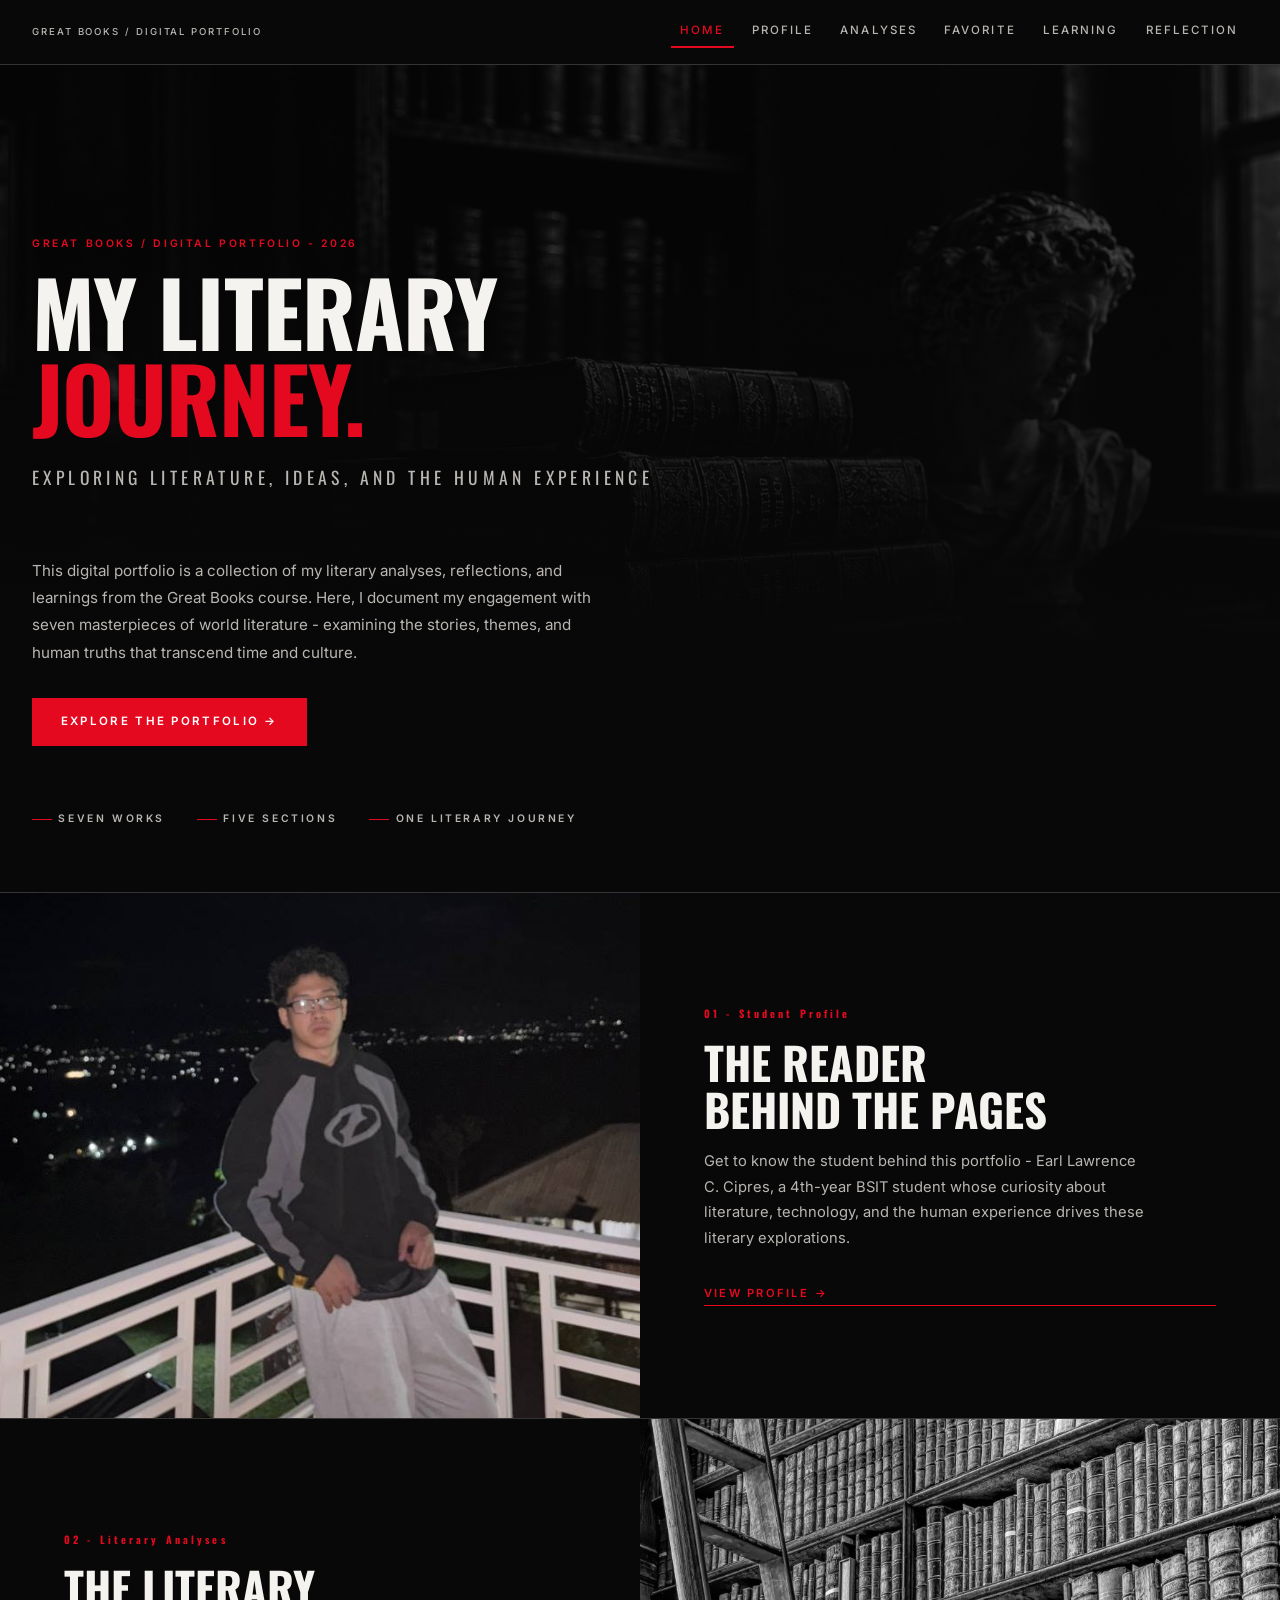
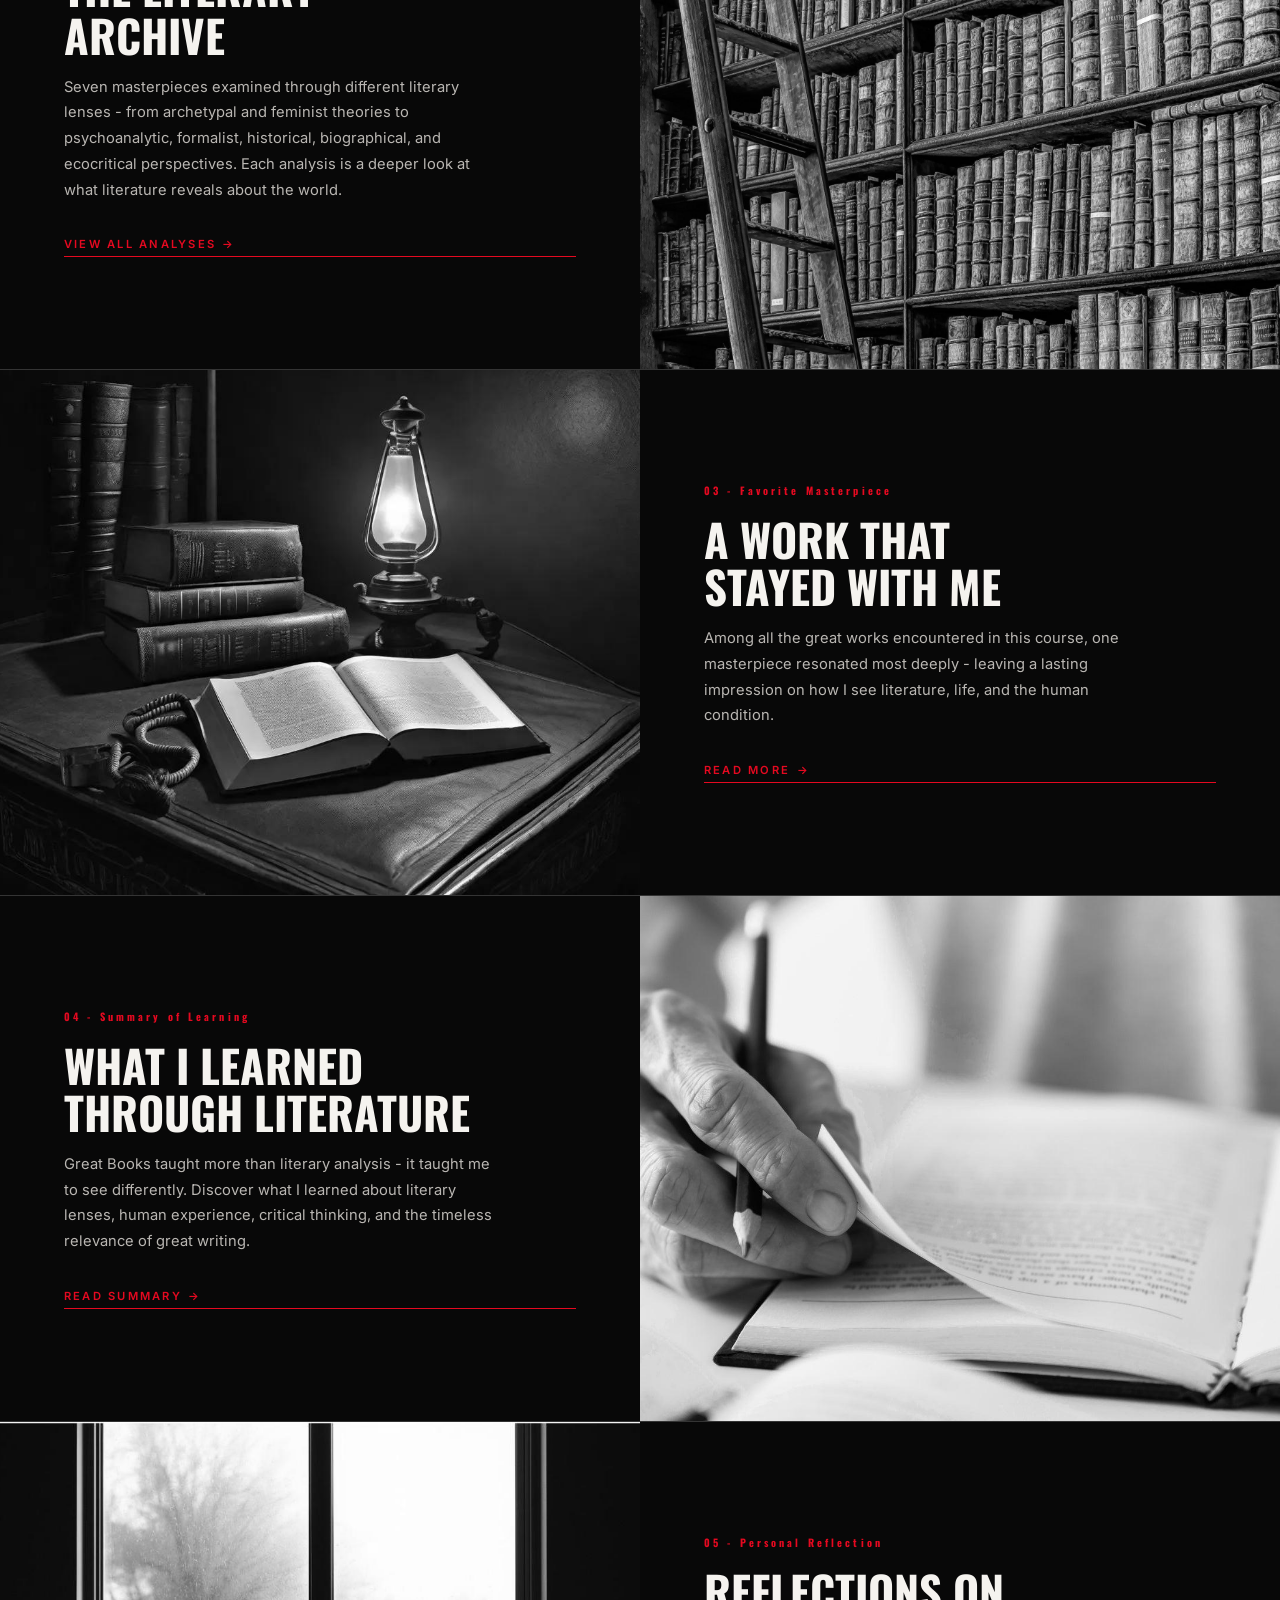
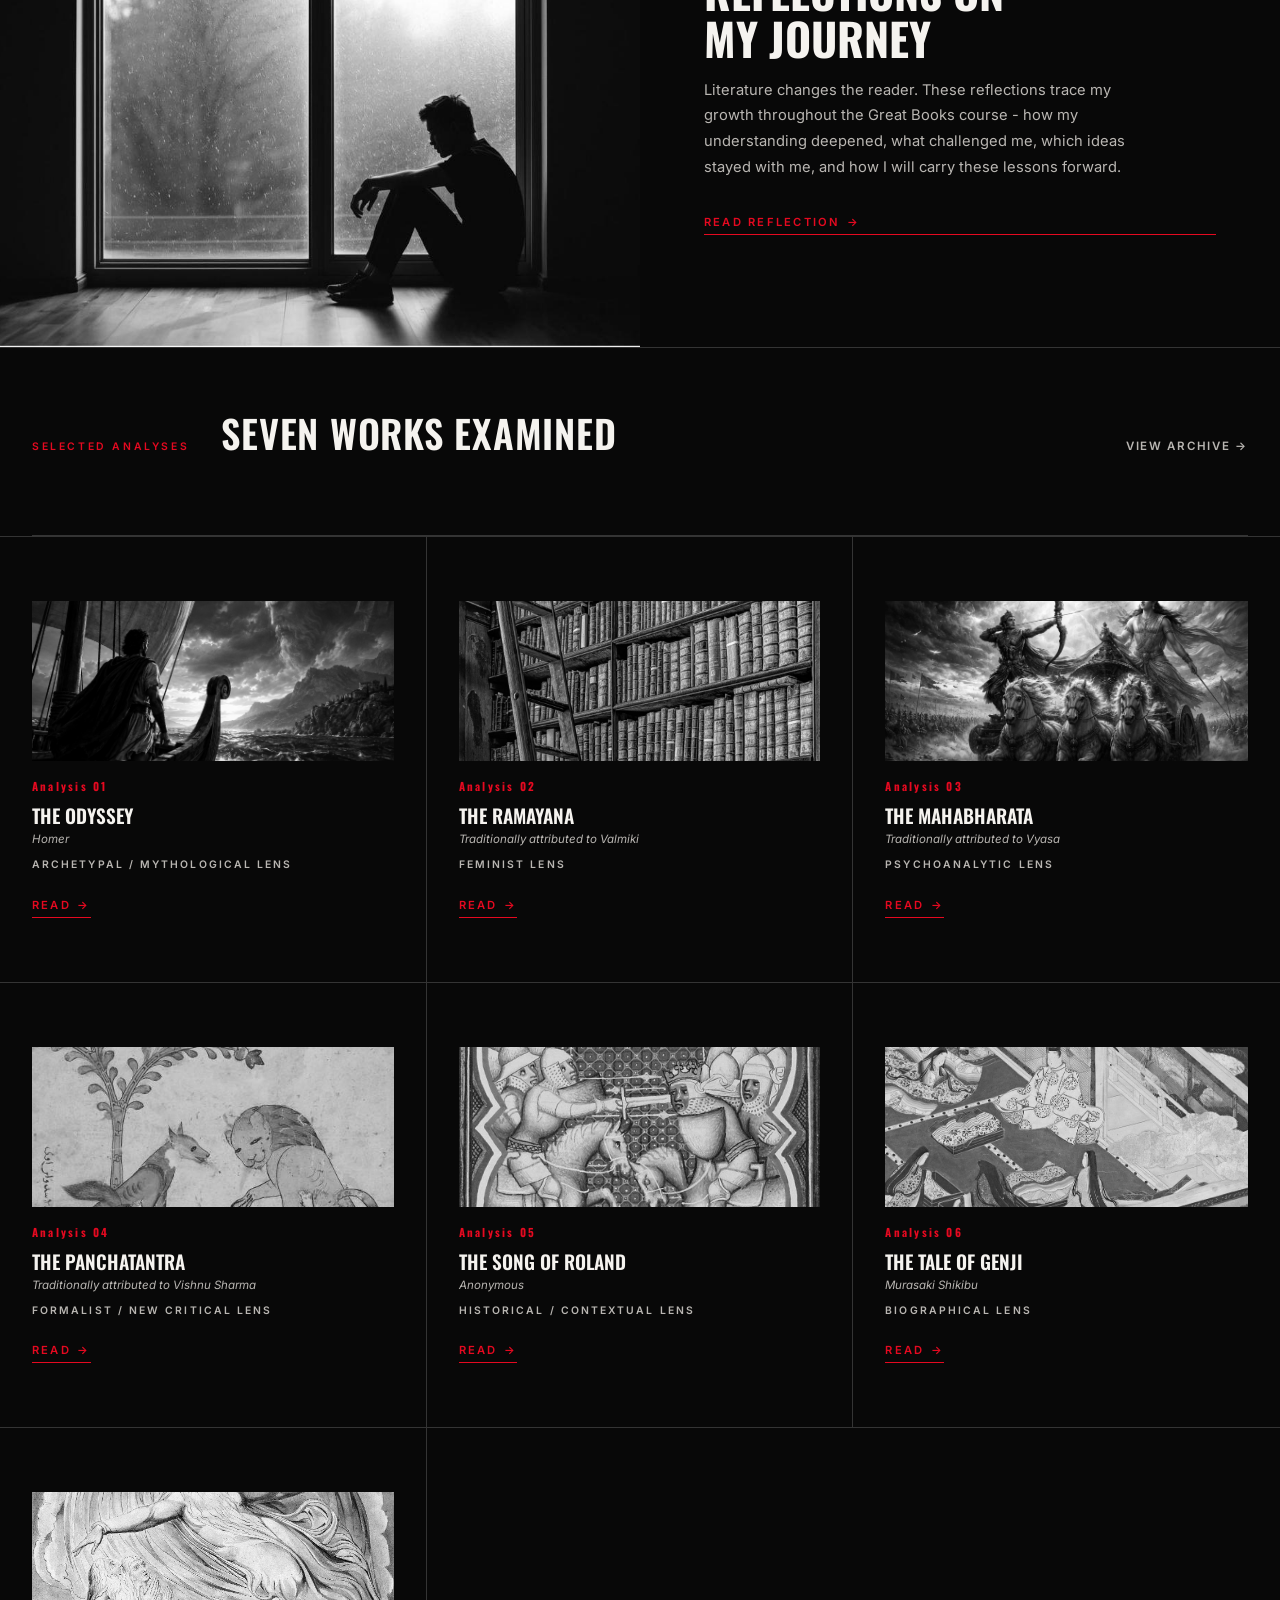
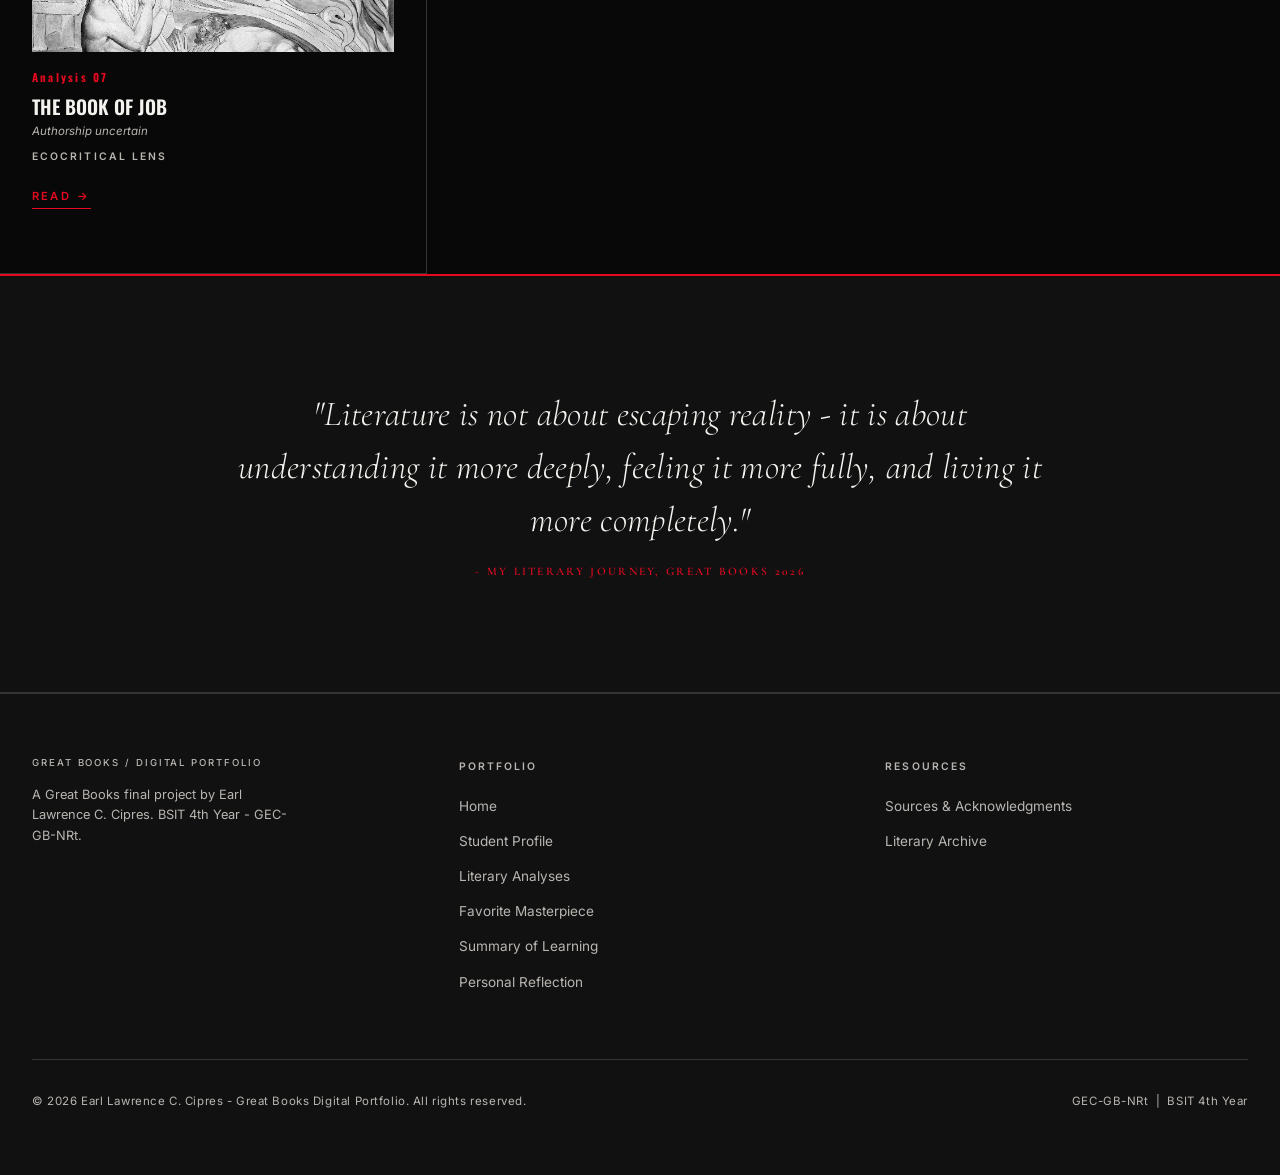
<file: index.html>
<!DOCTYPE html>
<html lang="en">

<head>
  <meta charset="UTF-8" />
  <meta name="viewport" content="width=device-width, initial-scale=1.0" />
  <title>My Literary Journey - Great Books Digital Portfolio</title>
  <meta name="description"
    content="A Great Books digital portfolio by Earl Lawrence C. Cipres, BSIT 4th Year - exploring literature, ideas, and the human experience through seven literary analyses." />
  <link rel="stylesheet" href="css/styles.css" />
  <style>
    /* ---- Page-specific: hero grid accent ---- */
    .hero-headline {
      margin-bottom: 1.5rem;
    }

    .hero-headline .line-red {
      color: var(--accent-red);
      display: block;
    }

    .hero-intro {
      font-size: 0.95rem;
      color: var(--text-secondary);
      line-height: 1.8;
      max-width: 560px;
      margin-bottom: var(--space-md);
    }

    .hero-sub {
      font-family: var(--font-heading);
      font-size: clamp(0.9rem, 1.5vw, 1.1rem);
      letter-spacing: 0.25em;
      text-transform: uppercase;
      color: var(--text-secondary);
      margin-bottom: var(--space-lg);
    }

    /* Sections intro */
    .section-heading-block {
      padding-block: var(--space-lg);
      border-bottom: var(--border-thin);
      display: flex;
      align-items: baseline;
      gap: var(--space-md);
    }

    .section-heading-block .eyebrow {
      margin-bottom: 0;
    }

    .view-all {
      margin-left: auto;
    }

    /* Statement full-width */
    .closing-statement {
      background-color: var(--bg-secondary);
      border-top: var(--border-red);
      border-bottom: var(--border-thin);
      padding: var(--space-xl) var(--space-md);
      text-align: center;
    }

    .closing-statement blockquote {
      font-family: var(--font-literary);
      font-style: italic;
      font-size: clamp(1.4rem, 3vw, 2.2rem);
      color: var(--text-primary);
      line-height: 1.5;
      max-width: 820px;
      margin-inline: auto;
    }

    .closing-statement cite {
      display: block;
      margin-top: 1rem;
      font-size: 0.72rem;
      font-style: normal;
      letter-spacing: 0.2em;
      text-transform: uppercase;
      color: var(--accent-red);
    }
  </style>
</head>

<body>

  <!-- HEADER -->
  <header class="site-header" role="banner">
    <div class="container">
      <div class="header-inner">

        <a href="index.html" class="brand" aria-label="My Literary Journey - Home">
          <span class="brand__label">Great Books / Digital Portfolio</span>
        </a>

        <nav class="nav-primary" aria-label="Primary navigation">
          <a href="index.html">Home</a>
          <a href="profile.html">Profile</a>
          <a href="analyses.html">Analyses</a>
          <a href="favorite.html">Favorite</a>
          <a href="learning.html">Learning</a>
          <a href="reflection.html">Reflection</a>
        </nav>

        <button class="nav-toggle" id="nav-toggle" aria-expanded="false" aria-controls="nav-mobile"
          aria-label="Open navigation">
          <span></span><span></span><span></span>
        </button>

      </div>
    </div>
    <nav class="nav-mobile" id="nav-mobile" aria-label="Mobile navigation">
      <a href="index.html">Home</a>
      <a href="profile.html">Profile</a>
      <a href="analyses.html">Analyses</a>
      <a href="favorite.html">Favorite</a>
      <a href="learning.html">Learning</a>
      <a href="reflection.html">Reflection</a>
      <a href="sources.html">Sources</a>
    </nav>
  </header>

  <main id="main-content">

    <!-- ======================================================
         HERO SECTION
         ====================================================== -->
    <section class="hero" aria-labelledby="hero-headline">
      <div class="hero-bg-overlay"></div>
      <!-- Grayscale hero image (CSS background fallback) -->
      <div
        style="position:absolute;inset:0;background:url('assets/images/hero-literature.png') center/cover no-repeat;filter:grayscale(100%);opacity:0.30;z-index:0;"
        role="img" aria-label="Literary books and manuscripts illustrating the Great Books portfolio"></div>

      <div class="container">
        <div class="hero-content">

          <span class="eyebrow eyebrow--red">Great Books / Digital Portfolio - 2026</span>

          <h1 class="headline-xl hero-headline" id="hero-headline">
            My Literary<br>
            <span class="line-red">Journey.</span>
          </h1>

          <p class="hero-sub">Exploring Literature, Ideas, and the Human Experience</p>

          <p class="hero-intro">
            This digital portfolio is a collection of my literary analyses, reflections, and learnings from the Great
            Books course. Here, I document my engagement with seven masterpieces of world literature - examining the
            stories, themes, and human truths that transcend time and culture.
          </p>

          <a href="profile.html" class="btn btn-primary">Explore the Portfolio →</a>

          <div class="hero-meta">
            <span class="hero-meta-item">Seven Works</span>
            <span class="hero-meta-item">Five Sections</span>
            <span class="hero-meta-item">One Literary Journey</span>
          </div>

        </div>
      </div>
    </section>

    <!-- ======================================================
         SECTION PREVIEWS
         ====================================================== -->

    <!-- 01 - Student Profile -->
    <article class="section-preview reveal">
      <div class="section-preview__image">
        <img src="assets/images/student-photo.jpg" alt="Earl Lawrence C. Cipres - Student Profile Photo"
          class="preview-student-photo" style="width:100%;height:100%;object-fit:cover;min-height:380px;display:block;"
          onerror="this.onerror=null;this.src='';this.alt='Student photo unavailable';" />
      </div>
      <div class="section-preview__content">
        <p class="section-preview__num">01 - Student Profile</p>
        <h2 class="section-preview__title">The Reader<br>Behind the Pages</h2>
        <p class="section-preview__body">Get to know the student behind this portfolio - Earl Lawrence C. Cipres, a
          4th-year BSIT student whose curiosity about literature, technology, and the human experience drives these
          literary explorations.</p>
        <a href="profile.html" class="read-link">View Profile</a>
      </div>
    </article>

    <!-- 02 - Literary Analyses (reversed) -->
    <article class="section-preview reverse reveal">
      <div class="section-preview__image">
        <img src="assets/images/archive-literature.jfif" alt="Literary Archive - Seven great literary works"
          class="img-grayscale" style="width:100%;height:100%;object-fit:cover;min-height:380px;display:block;"
          loading="lazy" />
      </div>
      <div class="section-preview__content">
        <p class="section-preview__num">02 - Literary Analyses</p>
        <h2 class="section-preview__title">The Literary<br>Archive</h2>
        <p class="section-preview__body">Seven masterpieces examined through different literary lenses - from archetypal
          and feminist theories to psychoanalytic, formalist, historical, biographical, and ecocritical perspectives.
          Each analysis is a deeper look at what literature reveals about the world.</p>
        <a href="analyses.html" class="read-link">View All Analyses</a>
      </div>
    </article>

    <!-- 03 - Favorite Masterpiece -->
    <article class="section-preview reveal">
      <div class="section-preview__image">
        <img src="assets/images/favorite-masterpiece.jfif"
          alt="Favorite Masterpiece - the literary work that stayed with me" class="img-grayscale"
          style="width:100%;height:100%;object-fit:cover;min-height:380px;display:block;" loading="lazy" />
      </div>
      <div class="section-preview__content">
        <p class="section-preview__num">03 - Favorite Masterpiece</p>
        <h2 class="section-preview__title">A Work That<br>Stayed With Me</h2>
        <p class="section-preview__body">Among all the great works encountered in this course, one masterpiece resonated
          most deeply - leaving a lasting impression on how I see literature, life, and the human condition.</p>
        <a href="favorite.html" class="read-link">Read More</a>
      </div>
    </article>

    <!-- 04 - Summary of Learning (reversed) -->
    <article class="section-preview reverse reveal">
      <div class="section-preview__image">
        <img src="assets/images/learning-literature.jfif"
          alt="Summary of Learning - literary insights from the Great Books course" class="img-grayscale"
          style="width:100%;height:100%;object-fit:cover;min-height:380px;display:block;" loading="lazy" />
      </div>
      <div class="section-preview__content">
        <p class="section-preview__num">04 - Summary of Learning</p>
        <h2 class="section-preview__title">What I Learned<br>Through Literature</h2>
        <p class="section-preview__body">Great Books taught more than literary analysis - it taught me to see
          differently. Discover what I learned about literary lenses, human experience, critical thinking, and the
          timeless relevance of great writing.</p>
        <a href="learning.html" class="read-link">Read Summary</a>
      </div>
    </article>

    <!-- 05 - Personal Reflection -->
    <article class="section-preview reveal">
      <div class="section-preview__image">
        <img src="assets/images/personal-reflection.jfif" alt="Personal Reflection - my literary journey and growth"
          class="img-grayscale" style="width:100%;height:100%;object-fit:cover;min-height:380px;display:block;"
          loading="lazy" />
      </div>
      <div class="section-preview__content">
        <p class="section-preview__num">05 - Personal Reflection</p>
        <h2 class="section-preview__title">Reflections on<br>My Journey</h2>
        <p class="section-preview__body">Literature changes the reader. These reflections trace my growth throughout the
          Great Books course - how my understanding deepened, what challenged me, which ideas stayed with me, and how I
          will carry these lessons forward.</p>
        <a href="reflection.html" class="read-link">Read Reflection</a>
      </div>
    </article>

    <!-- ======================================================
         SELECTED ANALYSES GRID
         ====================================================== -->
    <section aria-labelledby="analyses-preview-heading">
      <div class="container">
        <div class="section-heading-block">
          <span class="eyebrow eyebrow--red">Selected Analyses</span>
          <h2 class="headline-md" id="analyses-preview-heading">Seven Works Examined</h2>
          <a href="analyses.html" class="btn btn-ghost view-all">View Archive →</a>
        </div>
      </div>

      <div class="analyses-preview-grid reveal">

        <a href="analysis-1.html" class="analyses-preview-card">
          <div class="analyses-preview-card__img"><img src="assets/images/odyssey.png" alt="The Odyssey"
              loading="lazy" /></div>
          <p class="analyses-preview-card__num">Analysis 01</p>
          <h3 class="analyses-preview-card__title">The Odyssey</h3>
          <p class="analyses-preview-card__author">Homer</p>
          <p class="analyses-preview-card__lens">Archetypal / Mythological Lens</p>
          <span class="read-link">Read</span>
        </a>

        <a href="analysis-2.html" class="analyses-preview-card">
          <div class="analyses-preview-card__img"><img src="assets/images/archive-literature.jfif" alt="The Ramayana"
              loading="lazy" />
          </div>
          <p class="analyses-preview-card__num">Analysis 02</p>
          <h3 class="analyses-preview-card__title">The Ramayana</h3>
          <p class="analyses-preview-card__author">Traditionally attributed to Valmiki</p>
          <p class="analyses-preview-card__lens">Feminist Lens</p>
          <span class="read-link">Read</span>
        </a>

        <a href="analysis-3.html" class="analyses-preview-card">
          <div class="analyses-preview-card__img"><img src="assets/images/mahabharata.jfif" alt="The Mahabharata"
              loading="lazy" /></div>
          <p class="analyses-preview-card__num">Analysis 03</p>
          <h3 class="analyses-preview-card__title">The Mahabharata</h3>
          <p class="analyses-preview-card__author">Traditionally attributed to Vyasa</p>
          <p class="analyses-preview-card__lens">Psychoanalytic Lens</p>
          <span class="read-link">Read</span>
        </a>

        <a href="analysis-4.html" class="analyses-preview-card">
          <div class="analyses-preview-card__img"><img src="assets/images/panchatantra.jfif" alt="The Panchatantra"
              loading="lazy" /></div>
          <p class="analyses-preview-card__num">Analysis 04</p>
          <h3 class="analyses-preview-card__title">The Panchatantra</h3>
          <p class="analyses-preview-card__author">Traditionally attributed to Vishnu Sharma</p>
          <p class="analyses-preview-card__lens">Formalist / New Critical Lens</p>
          <span class="read-link">Read</span>
        </a>

        <a href="analysis-5.html" class="analyses-preview-card">
          <div class="analyses-preview-card__img"><img src="assets/images/song-of-roland.jfif" alt="The Song of Roland"
              loading="lazy" /></div>
          <p class="analyses-preview-card__num">Analysis 05</p>
          <h3 class="analyses-preview-card__title">The Song of Roland</h3>
          <p class="analyses-preview-card__author">Anonymous</p>
          <p class="analyses-preview-card__lens">Historical / Contextual Lens</p>
          <span class="read-link">Read</span>
        </a>

        <a href="analysis-6.html" class="analyses-preview-card">
          <div class="analyses-preview-card__img"><img src="assets/images/tale-of-genji.jfif" alt="The Tale of Genji"
              loading="lazy" /></div>
          <p class="analyses-preview-card__num">Analysis 06</p>
          <h3 class="analyses-preview-card__title">The Tale of Genji</h3>
          <p class="analyses-preview-card__author">Murasaki Shikibu</p>
          <p class="analyses-preview-card__lens">Biographical Lens</p>
          <span class="read-link">Read</span>
        </a>

        <a href="analysis-7.html" class="analyses-preview-card">
          <div class="analyses-preview-card__img"><img src="assets/images/job-38.jfif"
              alt="Voice Out of the Whirlwind (Job 38)" loading="lazy" /></div>
          <p class="analyses-preview-card__num">Analysis 07</p>
          <h3 class="analyses-preview-card__title">The Book of Job</h3>
          <p class="analyses-preview-card__author">Authorship uncertain</p>
          <p class="analyses-preview-card__lens">Ecocritical Lens</p>
          <span class="read-link">Read</span>
        </a>

      </div>
    </section>

    <!-- ======================================================
         CLOSING STATEMENT
         ====================================================== -->
    <section class="closing-statement reveal" aria-label="Closing literary statement">
      <blockquote>
        "Literature is not about escaping reality - it is about understanding it more deeply, feeling it more fully, and
        living it more completely."
        <cite> - My Literary Journey, Great Books 2026</cite>
      </blockquote>
    </section>

  </main>

  <!-- FOOTER -->
  <footer class="site-footer" role="contentinfo">
    <div class="container">
      <div class="footer-inner">

        <div class="footer-brand">
          <a href="index.html" class="brand">
            <span class="brand__label">Great Books / Digital Portfolio</span>
          </a>
          <p>A Great Books final project by Earl Lawrence C. Cipres. BSIT 4th Year - GEC-GB-NRt.</p>
        </div>

        <nav class="footer-nav" aria-label="Footer portfolio sections">
          <h4>Portfolio</h4>
          <ul>
            <li><a href="index.html">Home</a></li>
            <li><a href="profile.html">Student Profile</a></li>
            <li><a href="analyses.html">Literary Analyses</a></li>
            <li><a href="favorite.html">Favorite Masterpiece</a></li>
            <li><a href="learning.html">Summary of Learning</a></li>
            <li><a href="reflection.html">Personal Reflection</a></li>
          </ul>
        </nav>

        <div class="footer-links">
          <h4>Resources</h4>
          <ul>
            <li><a href="sources.html">Sources &amp; Acknowledgments</a></li>
            <li><a href="analyses.html">Literary Archive</a></li>
          </ul>
        </div>

      </div>

      <div class="footer-bottom">
        <p>© 2026 Earl Lawrence C. Cipres - Great Books Digital Portfolio. All rights reserved.</p>
        <p>GEC-GB-NRt &nbsp;|&nbsp; BSIT 4th Year</p>
      </div>
    </div>
  </footer>

  <script src="js/main.js"></script>
</body>

</html>
</file>
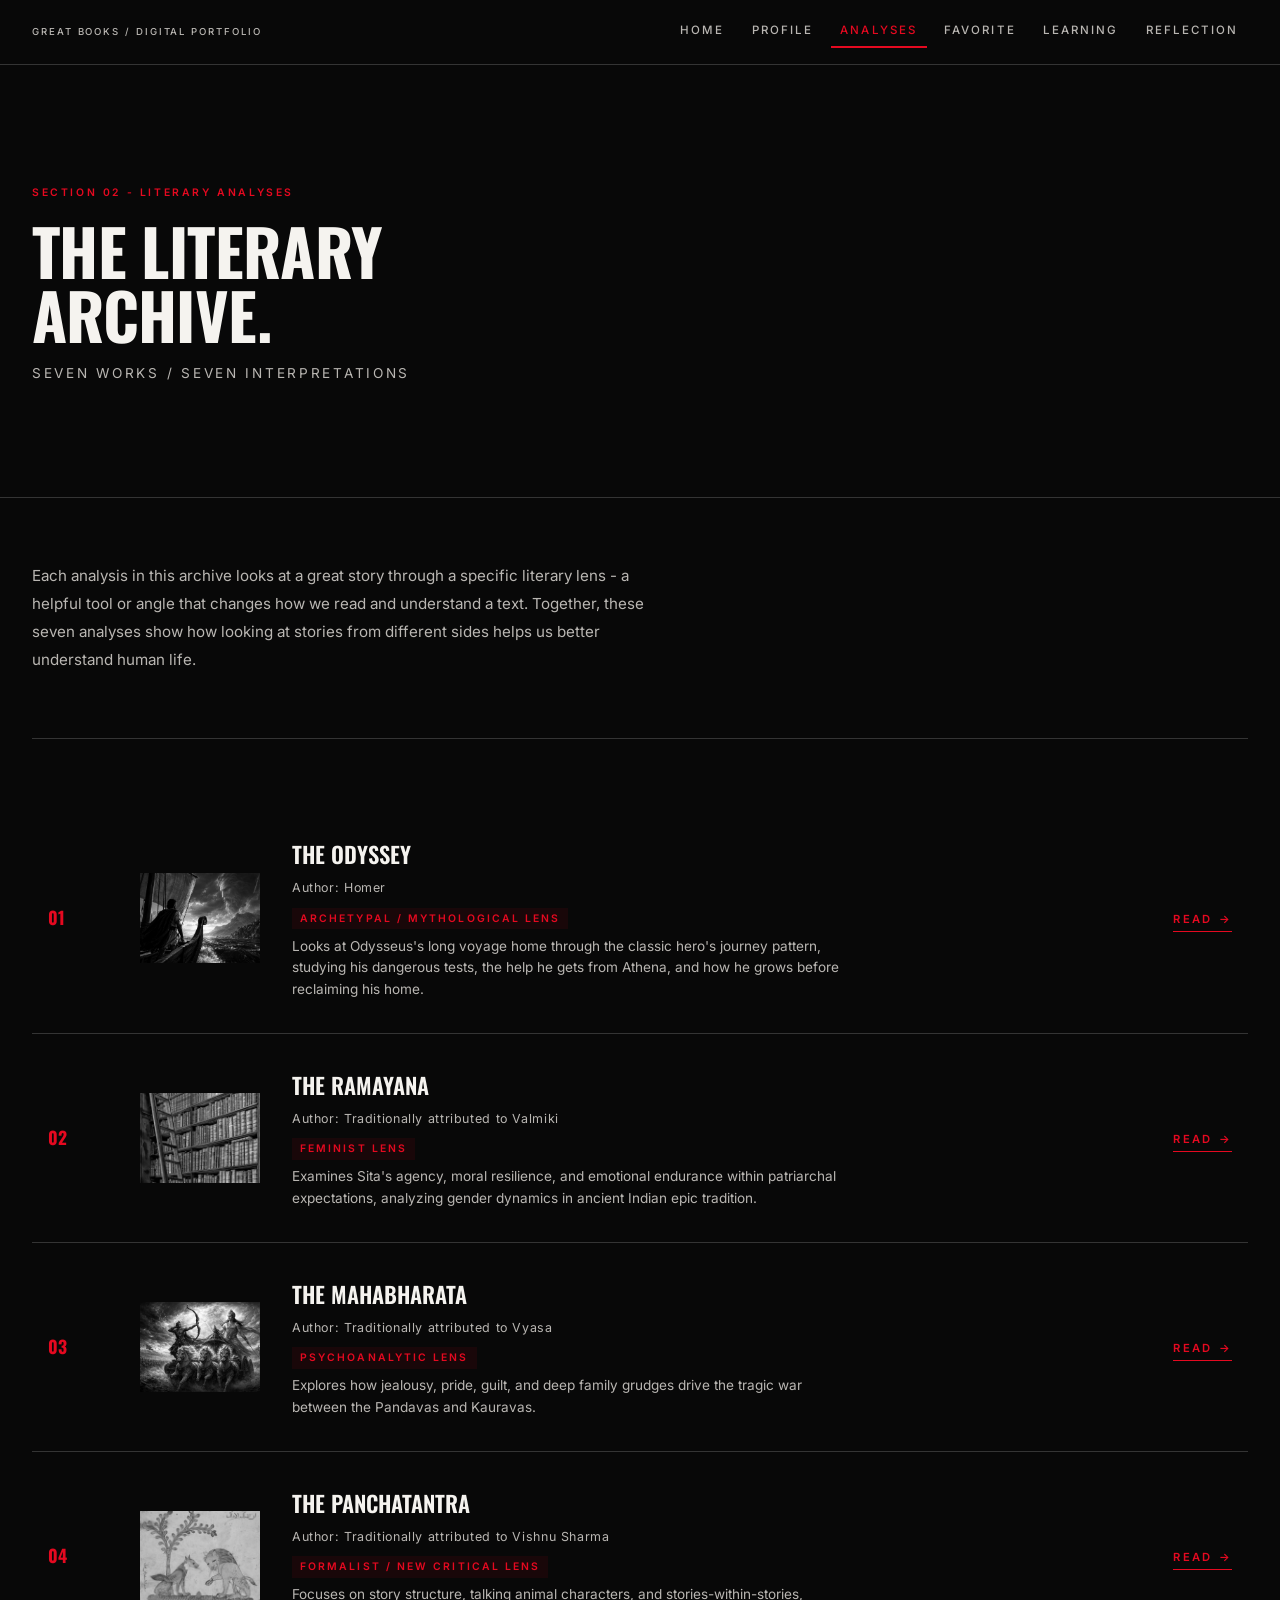
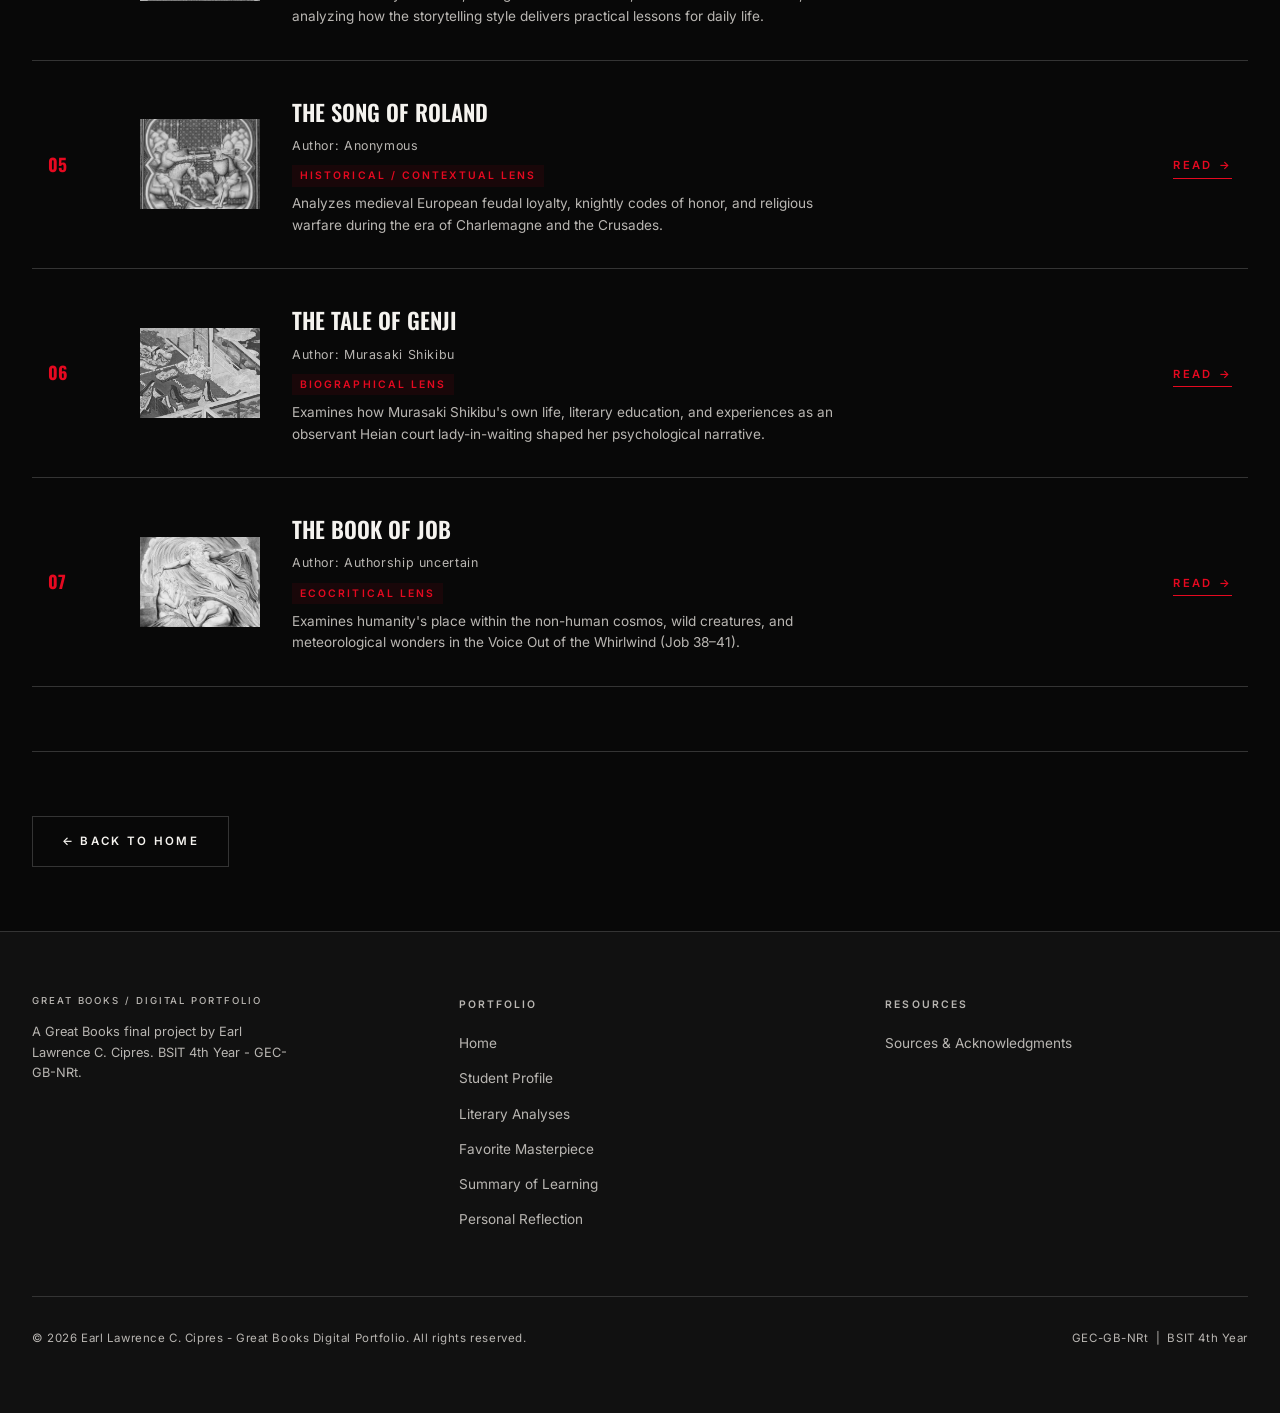
<file: analyses.html>
<!DOCTYPE html>
<html lang="en">

<head>
  <meta charset="UTF-8" />
  <meta name="viewport" content="width=device-width, initial-scale=1.0" />
  <title>Literary Analyses - My Literary Journey</title>
  <meta name="description"
    content="The Literary Archive - seven literary analyses covering seven masterpieces through different literary lenses. Great Books Digital Portfolio by Earl Lawrence C. Cipres." />
  <link rel="stylesheet" href="css/styles.css" />
</head>

<body>

  <!-- HEADER -->
  <header class="site-header" role="banner">
    <div class="container">
      <div class="header-inner">
        <a href="index.html" class="brand" aria-label="My Literary Journey - Home">
          <span class="brand__label">Great Books / Digital Portfolio</span>
        </a>
        <nav class="nav-primary" aria-label="Primary navigation">
          <a href="index.html">Home</a>
          <a href="profile.html">Profile</a>
          <a href="analyses.html" class="active">Analyses</a>
          <a href="favorite.html">Favorite</a>
          <a href="learning.html">Learning</a>
          <a href="reflection.html">Reflection</a>
        </nav>
        <button class="nav-toggle" id="nav-toggle" aria-expanded="false" aria-controls="nav-mobile"
          aria-label="Open navigation">
          <span></span><span></span><span></span>
        </button>
      </div>
    </div>
    <nav class="nav-mobile" id="nav-mobile" aria-label="Mobile navigation">
      <a href="index.html">Home</a>
      <a href="profile.html">Profile</a>
      <a href="analyses.html" class="active">Analyses</a>
      <a href="favorite.html">Favorite</a>
      <a href="learning.html">Learning</a>
      <a href="reflection.html">Reflection</a>
      <a href="sources.html">Sources</a>
    </nav>
  </header>

  <main id="main-content">

    <!-- Page Header -->
    <section class="page-header" aria-labelledby="archive-heading">
      <div class="container">
        <span class="eyebrow eyebrow--red">Section 02 - Literary Analyses</span>
        <h1 class="headline-lg" id="archive-heading">The Literary<br>Archive.</h1>
        <p class="page-subtitle">Seven Works / Seven Interpretations</p>
      </div>
    </section>

    <!-- Archive Intro -->
    <section aria-label="Archive introduction">
      <div class="container" style="padding-block: var(--space-lg);">
        <div style="max-width:640px;">
          <p style="font-size:0.95rem;color:var(--text-secondary);line-height:1.85;">
            Each analysis in this archive looks at a great story through a specific literary lens - a helpful tool or angle that changes how we read and understand a text. Together, these seven analyses show how looking at stories from different sides helps us better understand human life.
          </p>
        </div>
      </div>
    </section>

    <!-- Analysis Entries -->
    <section aria-label="List of literary analyses">
      <div class="container">
        <hr class="divider" style="margin-top:0;" />

        <!-- Entry 01 -->
        <div class="analysis-entry reveal" role="article">
          <div class="analysis-entry__num">01</div>
          <div class="analysis-entry__thumb">
            <img src="assets/images/odyssey.png" alt="The Odyssey" loading="lazy" />
          </div>
          <div class="analysis-entry__info">
            <h2 class="analysis-entry__title">The Odyssey</h2>
            <p class="analysis-entry__author">Author: Homer</p>
            <span class="analysis-entry__lens">Archetypal / Mythological Lens</span>
            <p class="analysis-entry__desc">Looks at Odysseus's long voyage home through the classic hero's journey pattern, studying his dangerous tests, the help he gets from Athena, and how he grows before reclaiming his home.</p>
          </div>
          <div>
            <a href="analysis-1.html" class="read-link" aria-label="Read Analysis 01">Read</a>
          </div>
        </div>

        <!-- Entry 02 -->
        <div class="analysis-entry reveal" role="article">
          <div class="analysis-entry__num">02</div>
          <div class="analysis-entry__thumb">
            <img src="assets/images/archive-literature.jfif" alt="The Ramayana" loading="lazy" />
          </div>
          <div class="analysis-entry__info">
            <h2 class="analysis-entry__title">The Ramayana</h2>
            <p class="analysis-entry__author">Author: Traditionally attributed to Valmiki</p>
            <span class="analysis-entry__lens">Feminist Lens</span>
            <p class="analysis-entry__desc">Examines Sita's agency, moral resilience, and emotional endurance within patriarchal expectations, analyzing gender dynamics in ancient Indian epic tradition.</p>
          </div>
          <div>
            <a href="analysis-2.html" class="read-link" aria-label="Read Analysis 02">Read</a>
          </div>
        </div>

        <!-- Entry 03 -->
        <div class="analysis-entry reveal" role="article">
          <div class="analysis-entry__num">03</div>
          <div class="analysis-entry__thumb">
            <img src="assets/images/mahabharata.jfif" alt="The Mahabharata" loading="lazy" />
          </div>
          <div class="analysis-entry__info">
            <h2 class="analysis-entry__title">The Mahabharata</h2>
            <p class="analysis-entry__author">Author: Traditionally attributed to Vyasa</p>
            <span class="analysis-entry__lens">Psychoanalytic Lens</span>
            <p class="analysis-entry__desc">Explores how jealousy, pride, guilt, and deep family grudges drive the tragic war between the Pandavas and Kauravas.</p>
          </div>
          <div>
            <a href="analysis-3.html" class="read-link" aria-label="Read Analysis 03">Read</a>
          </div>
        </div>

        <!-- Entry 04 -->
        <div class="analysis-entry reveal" role="article">
          <div class="analysis-entry__num">04</div>
          <div class="analysis-entry__thumb">
            <img src="assets/images/panchatantra.jfif" alt="The Panchatantra" loading="lazy" />
          </div>
          <div class="analysis-entry__info">
            <h2 class="analysis-entry__title">The Panchatantra</h2>
            <p class="analysis-entry__author">Author: Traditionally attributed to Vishnu Sharma</p>
            <span class="analysis-entry__lens">Formalist / New Critical Lens</span>
            <p class="analysis-entry__desc">Focuses on story structure, talking animal characters, and stories-within-stories, analyzing how the storytelling style delivers practical lessons for daily life.</p>
          </div>
          <div>
            <a href="analysis-4.html" class="read-link" aria-label="Read Analysis 04">Read</a>
          </div>
        </div>

        <!-- Entry 05 -->
        <div class="analysis-entry reveal" role="article">
          <div class="analysis-entry__num">05</div>
          <div class="analysis-entry__thumb">
            <img src="assets/images/song-of-roland.jfif" alt="The Song of Roland" loading="lazy" />
          </div>
          <div class="analysis-entry__info">
            <h2 class="analysis-entry__title">The Song of Roland</h2>
            <p class="analysis-entry__author">Author: Anonymous</p>
            <span class="analysis-entry__lens">Historical / Contextual Lens</span>
            <p class="analysis-entry__desc">Analyzes medieval European feudal loyalty, knightly codes of honor, and religious warfare during the era of Charlemagne and the Crusades.</p>
          </div>
          <div>
            <a href="analysis-5.html" class="read-link" aria-label="Read Analysis 05">Read</a>
          </div>
        </div>

        <!-- Entry 06 -->
        <div class="analysis-entry reveal" role="article">
          <div class="analysis-entry__num">06</div>
          <div class="analysis-entry__thumb">
            <img src="assets/images/tale-of-genji.jfif" alt="The Tale of Genji" loading="lazy" />
          </div>
          <div class="analysis-entry__info">
            <h2 class="analysis-entry__title">The Tale of Genji</h2>
            <p class="analysis-entry__author">Author: Murasaki Shikibu</p>
            <span class="analysis-entry__lens">Biographical Lens</span>
            <p class="analysis-entry__desc">Examines how Murasaki Shikibu's own life, literary education, and experiences as an observant Heian court lady-in-waiting shaped her psychological narrative.</p>
          </div>
          <div>
            <a href="analysis-6.html" class="read-link" aria-label="Read Analysis 06">Read</a>
          </div>
        </div>

        <!-- Entry 07 -->
        <div class="analysis-entry reveal" role="article">
          <div class="analysis-entry__num">07</div>
          <div class="analysis-entry__thumb">
            <img src="assets/images/job-38.jfif" alt="The Book of Job" loading="lazy" />
          </div>
          <div class="analysis-entry__info">
            <h2 class="analysis-entry__title">The Book of Job</h2>
            <p class="analysis-entry__author">Author: Authorship uncertain</p>
            <span class="analysis-entry__lens">Ecocritical Lens</span>
            <p class="analysis-entry__desc">Examines humanity's place within the non-human cosmos, wild creatures, and meteorological wonders in the Voice Out of the Whirlwind (Job 38–41).</p>
          </div>
          <div>
            <a href="analysis-7.html" class="read-link" aria-label="Read Analysis 07">Read</a>
          </div>
        </div>

        <hr class="divider" />
      </div>
    </section>

    <!-- Back to home -->
    <div class="container" style="padding-bottom: var(--space-lg);">
      <a href="index.html" class="btn btn-outline">← Back to Home</a>
    </div>

  </main>

  <!-- FOOTER -->
  <footer class="site-footer" role="contentinfo">
    <div class="container">
      <div class="footer-inner">
        <div class="footer-brand">
          <a href="index.html" class="brand">
            <span class="brand__label">Great Books / Digital Portfolio</span>
          </a>
          <p>A Great Books final project by Earl Lawrence C. Cipres. BSIT 4th Year - GEC-GB-NRt.</p>
        </div>
        <nav class="footer-nav" aria-label="Footer portfolio sections">
          <h4>Portfolio</h4>
          <ul>
            <li><a href="index.html">Home</a></li>
            <li><a href="profile.html">Student Profile</a></li>
            <li><a href="analyses.html">Literary Analyses</a></li>
            <li><a href="favorite.html">Favorite Masterpiece</a></li>
            <li><a href="learning.html">Summary of Learning</a></li>
            <li><a href="reflection.html">Personal Reflection</a></li>
          </ul>
        </nav>
        <div class="footer-links">
          <h4>Resources</h4>
          <ul>
            <li><a href="sources.html">Sources &amp; Acknowledgments</a></li>
          </ul>
        </div>
      </div>
      <div class="footer-bottom">
        <p>© 2026 Earl Lawrence C. Cipres - Great Books Digital Portfolio. All rights reserved.</p>
        <p>GEC-GB-NRt &nbsp;|&nbsp; BSIT 4th Year</p>
      </div>
    </div>
  </footer>

  <script src="js/main.js"></script>
</body>

</html>
</file>
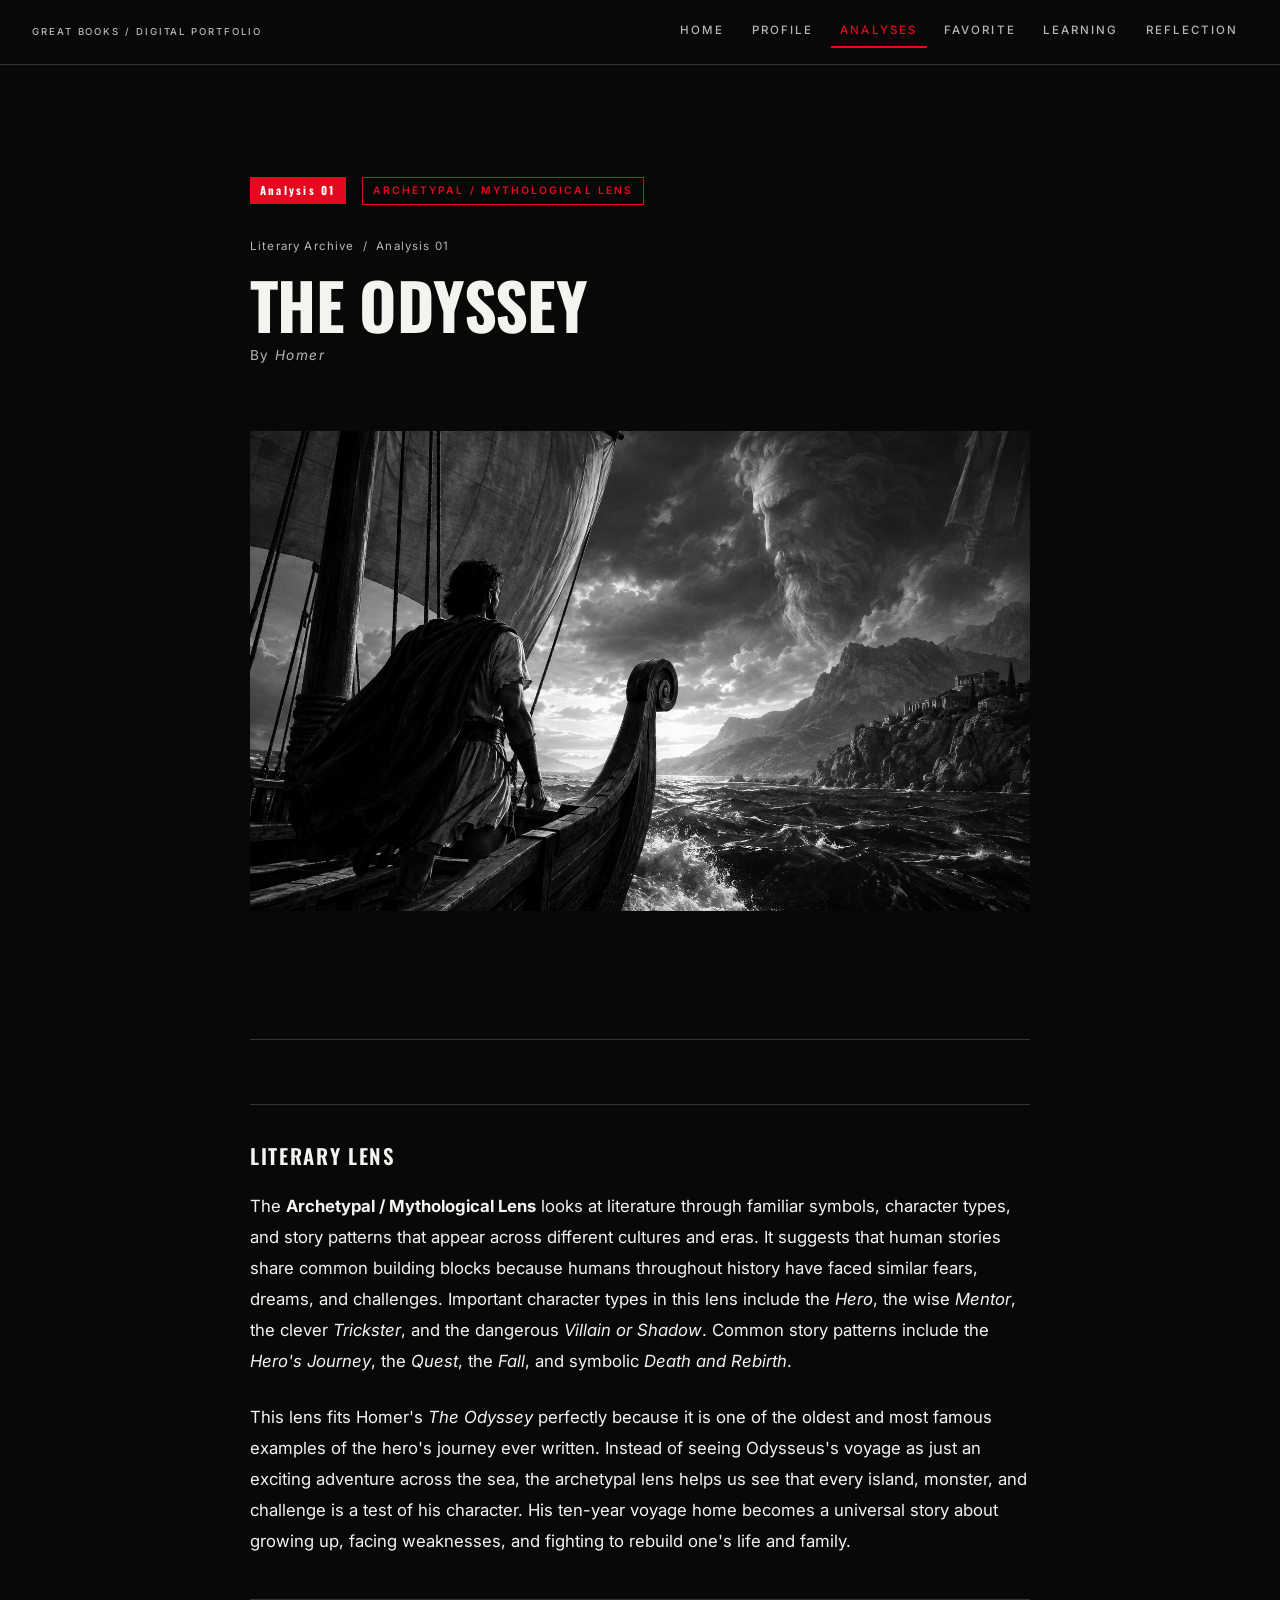
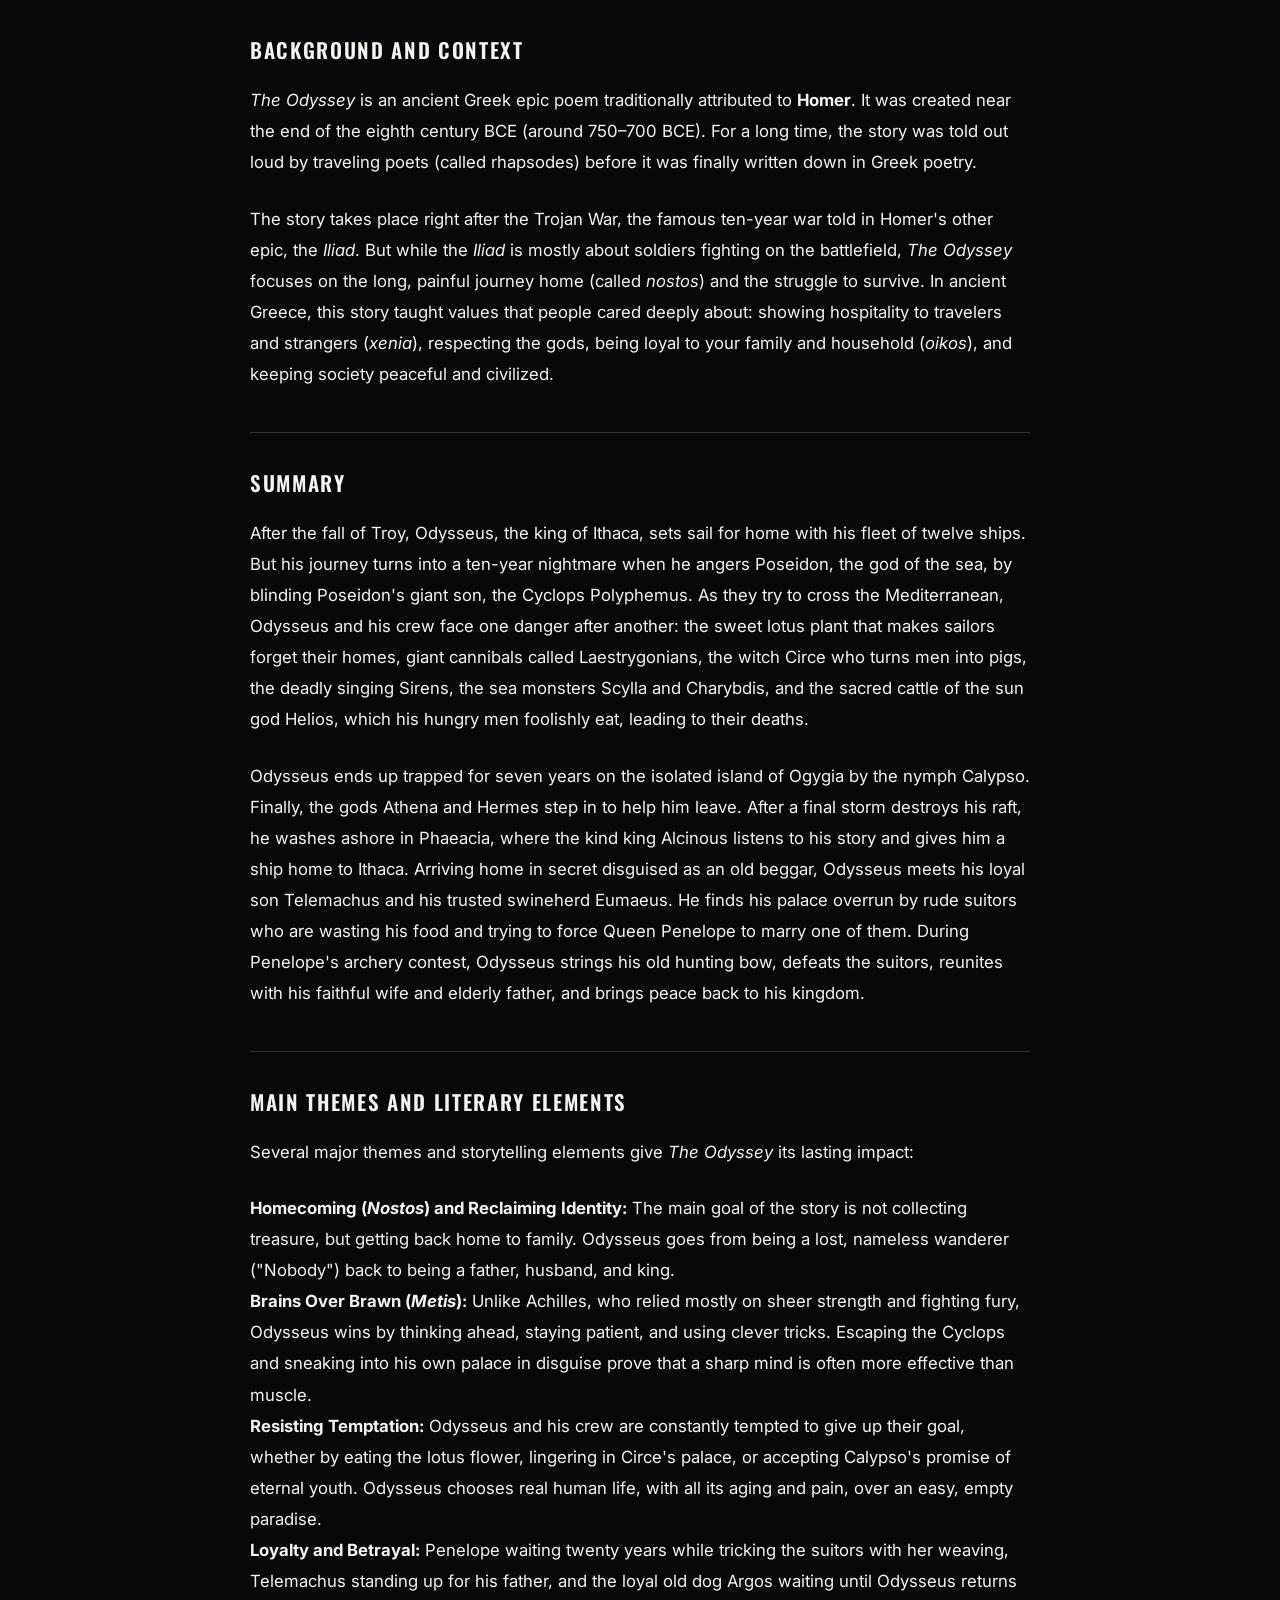
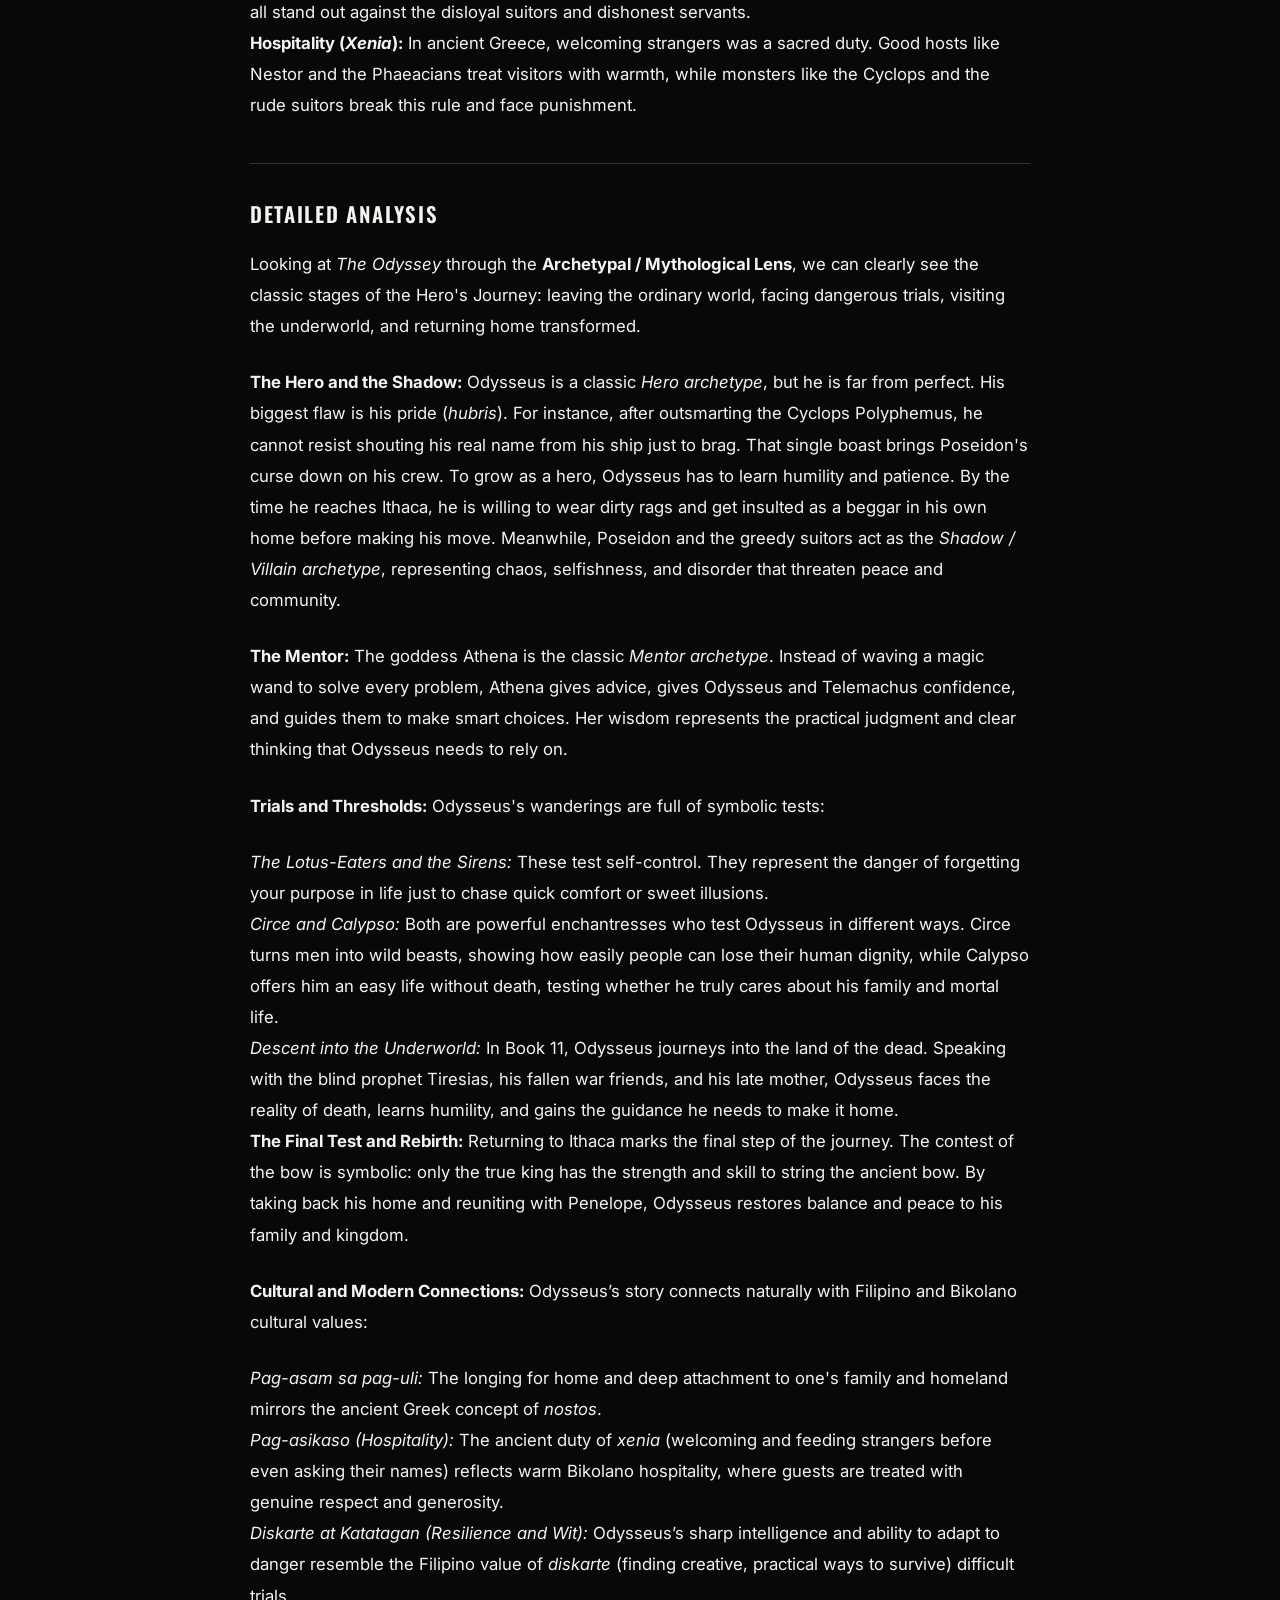
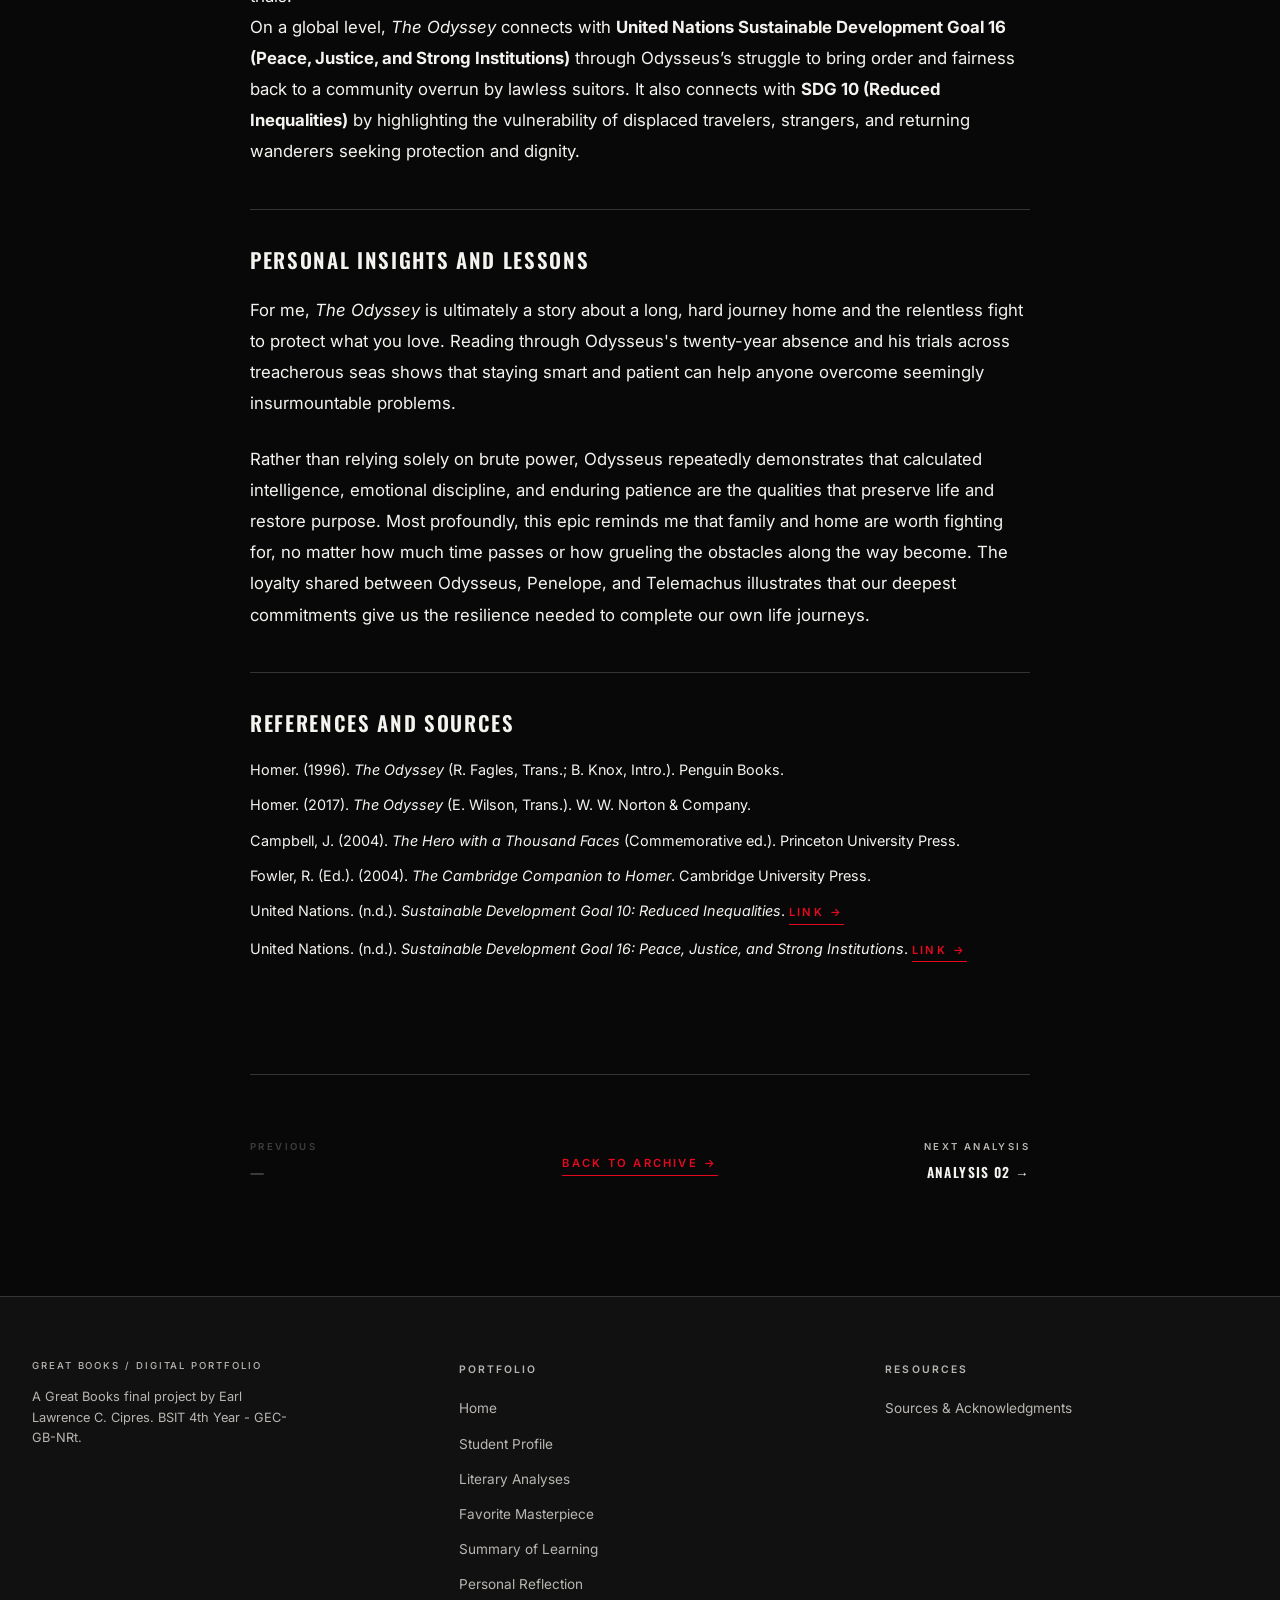
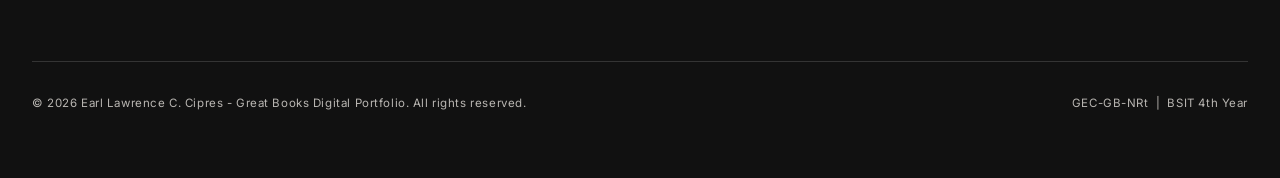
<file: analysis-1.html>
<!DOCTYPE html>
<html lang="en">

<head>
  <meta charset="UTF-8" />
  <meta name="viewport" content="width=device-width, initial-scale=1.0" />
  <title>Analysis 01 - The Odyssey - My Literary Journey</title>
  <meta name="description"
    content="Literary analysis 01 of The Odyssey by Homer through an Archetypal / Mythological Lens. Great Books Digital Portfolio by Earl Lawrence C. Cipres." />
  <link rel="stylesheet" href="css/styles.css" />
</head>

<body>

  <!-- HEADER -->
  <header class="site-header" role="banner">
    <div class="container">
      <div class="header-inner">
        <a href="index.html" class="brand" aria-label="My Literary Journey - Home">
          <span class="brand__label">Great Books / Digital Portfolio</span>
        </a>
        <nav class="nav-primary" aria-label="Primary navigation">
          <a href="index.html">Home</a>
          <a href="profile.html">Profile</a>
          <a href="analyses.html" class="active">Analyses</a>
          <a href="favorite.html">Favorite</a>
          <a href="learning.html">Learning</a>
          <a href="reflection.html">Reflection</a>
        </nav>
        <button class="nav-toggle" id="nav-toggle" aria-expanded="false" aria-controls="nav-mobile"
          aria-label="Open navigation">
          <span></span><span></span><span></span>
        </button>
      </div>
    </div>
    <nav class="nav-mobile" id="nav-mobile" aria-label="Mobile navigation">
      <a href="index.html">Home</a>
      <a href="profile.html">Profile</a>
      <a href="analyses.html" class="active">Analyses</a>
      <a href="favorite.html">Favorite</a>
      <a href="learning.html">Learning</a>
      <a href="reflection.html">Reflection</a>
      <a href="sources.html">Sources</a>
    </nav>
  </header>

  <main id="main-content">
    <div class="container" style="padding-block: var(--space-xl);">
      <div class="reading-width">

        <!-- Analysis Hero -->
        <header class="analysis-hero">

          <div class="analysis-hero-label">
            <span class="num-badge">Analysis 01</span>
            <span class="lens-tag">Archetypal / Mythological Lens</span>
          </div>

          <p style="font-size:0.72rem;color:var(--text-secondary);letter-spacing:0.1em;margin-bottom:var(--space-sm);">
            <a href="analyses.html" style="color:var(--text-secondary);transition:color 0.2s;"
              onmouseover="this.style.color='var(--accent-red)'"
              onmouseout="this.style.color='var(--text-secondary)'">Literary Archive</a>
            &nbsp;/&nbsp; Analysis 01
          </p>

          <h1 class="headline-lg">The Odyssey</h1>

          <p
            style="font-family:var(--font-body);font-size:0.85rem;color:var(--text-secondary);letter-spacing:0.1em;margin-top:0.5rem;">
            By <em>Homer</em>
          </p>

          <!-- Hero Image -->
          <div class="analysis-img-wrap">
            <img src="assets/images/odyssey.png" alt="The Odyssey - Homer" class="img-grayscale"
              style="width:100%;max-height:480px;object-fit:cover;display:block;" loading="lazy" />
          </div>

        </header>

        <!--
          =======================================================
           ANALYSIS BODY: The Odyssey
           Fill in each section below based on your ACTUAL class
           discussions and written analysis activities.
           DO NOT invent, fabricate, or copy from the internet.
          =======================================================
        -->
        <article class="analysis-body">

          <!-- ── SECTION 1: LITERARY LENS ──────────────────── -->
          <h2>Literary Lens</h2>
          <p>
            The <strong>Archetypal / Mythological Lens</strong> looks at literature through familiar symbols, character
            types, and story patterns that appear across different cultures and eras. It suggests that human stories
            share common building blocks because humans throughout history have faced similar fears, dreams, and
            challenges. Important character types in this lens include the <em>Hero</em>, the wise <em>Mentor</em>, the
            clever <em>Trickster</em>, and the dangerous <em>Villain or Shadow</em>. Common story patterns include the
            <em>Hero's Journey</em>, the <em>Quest</em>, the <em>Fall</em>, and symbolic <em>Death and Rebirth</em>.
          </p>
          <p>
            This lens fits Homer's <em>The Odyssey</em> perfectly because it is one of the oldest and most famous
            examples of the hero's journey ever written. Instead of seeing Odysseus's voyage as just an exciting
            adventure across the sea, the archetypal lens helps us see that every island, monster, and challenge is a
            test of his character. His ten-year voyage home becomes a universal story about growing up, facing
            weaknesses, and fighting to rebuild one's life and family.
          </p>

          <!-- ── SECTION 2: BACKGROUND / CONTEXT ────────────── -->
          <h2>Background and Context</h2>
          <p>
            <em>The Odyssey</em> is an ancient Greek epic poem traditionally attributed to <strong>Homer</strong>. It
            was created near the end of the eighth century BCE (around 750–700 BCE). For a long time, the story was told
            out loud by traveling poets (called rhapsodes) before it was finally written down in Greek poetry.
          </p>
          <p>
            The story takes place right after the Trojan War, the famous ten-year war told in Homer's other epic, the
            <em>Iliad</em>. But while the <em>Iliad</em> is mostly about soldiers fighting on the battlefield, <em>The
              Odyssey</em> focuses on the long, painful journey home (called <em>nostos</em>) and the struggle to
            survive. In ancient Greece, this story taught values that people cared deeply about: showing hospitality to
            travelers and strangers (<em>xenia</em>), respecting the gods, being loyal to your family and household
            (<em>oikos</em>), and keeping society peaceful and civilized.
          </p>

          <!-- ── SECTION 3: SUMMARY ───────────────────────────── -->
          <h2>Summary</h2>
          <p>
            After the fall of Troy, Odysseus, the king of Ithaca, sets sail for home with his fleet of twelve ships. But
            his journey turns into a ten-year nightmare when he angers Poseidon, the god of the sea, by blinding
            Poseidon's giant son, the Cyclops Polyphemus. As they try to cross the Mediterranean, Odysseus and his crew
            face one danger after another: the sweet lotus plant that makes sailors forget their homes, giant cannibals
            called Laestrygonians, the witch Circe who turns men into pigs, the deadly singing Sirens, the sea monsters
            Scylla and Charybdis, and the sacred cattle of the sun god Helios, which his hungry men foolishly eat,
            leading to their deaths.
          </p>
          <p>
            Odysseus ends up trapped for seven years on the isolated island of Ogygia by the nymph Calypso. Finally, the
            gods Athena and Hermes step in to help him leave. After a final storm destroys his raft, he washes ashore in
            Phaeacia, where the kind king Alcinous listens to his story and gives him a ship home to Ithaca. Arriving
            home in secret disguised as an old beggar, Odysseus meets his loyal son Telemachus and his trusted swineherd
            Eumaeus. He finds his palace overrun by rude suitors who are wasting his food and trying to force Queen
            Penelope to marry one of them. During Penelope's archery contest, Odysseus strings his old hunting bow,
            defeats the suitors, reunites with his faithful wife and elderly father, and brings peace back to his
            kingdom.
          </p>

          <!-- ── SECTION 4: MAIN THEMES AND LITERARY ELEMENTS ── -->
          <h2>Main Themes and Literary Elements</h2>
          <p>
            Several major themes and storytelling elements give <em>The Odyssey</em> its lasting impact:
          </p>
          <ul>
            <li>
              <strong>Homecoming (<em>Nostos</em>) and Reclaiming Identity:</strong> The main goal of the story is not
              collecting treasure, but getting back home to family. Odysseus goes from being a lost, nameless wanderer
              ("Nobody") back to being a father, husband, and king.
            </li>
            <li>
              <strong>Brains Over Brawn (<em>Metis</em>):</strong> Unlike Achilles, who relied mostly on sheer strength
              and fighting fury, Odysseus wins by thinking ahead, staying patient, and using clever tricks. Escaping the
              Cyclops and sneaking into his own palace in disguise prove that a sharp mind is often more effective than
              muscle.
            </li>
            <li>
              <strong>Resisting Temptation:</strong> Odysseus and his crew are constantly tempted to give up their
              goal, whether by eating the lotus flower, lingering in Circe's palace, or accepting Calypso's promise of
              eternal youth. Odysseus chooses real human life, with all its aging and pain, over an easy, empty
              paradise.
            </li>
            <li>
              <strong>Loyalty and Betrayal:</strong> Penelope waiting twenty years while tricking the suitors with her
              weaving, Telemachus standing up for his father, and the loyal old dog Argos waiting until Odysseus returns
              all stand out against the disloyal suitors and dishonest servants.
            </li>
            <li>
              <strong>Hospitality (<em>Xenia</em>):</strong> In ancient Greece, welcoming strangers was a sacred duty.
              Good hosts like Nestor and the Phaeacians treat visitors with warmth, while monsters like the Cyclops and
              the rude suitors break this rule and face punishment.
            </li>
          </ul>

          <!-- ── SECTION 5: DETAILED ANALYSIS ─────────────────── -->
          <h2>Detailed Analysis</h2>
          <p>
            Looking at <em>The Odyssey</em> through the <strong>Archetypal / Mythological Lens</strong>, we can clearly
            see the classic stages of the Hero's Journey: leaving the ordinary world, facing dangerous trials, visiting
            the underworld, and returning home transformed.
          </p>
          <p>
            <strong>The Hero and the Shadow:</strong> Odysseus is a classic <em>Hero archetype</em>, but he is far from
            perfect. His biggest flaw is his pride (<em>hubris</em>). For instance, after outsmarting the Cyclops
            Polyphemus, he cannot resist shouting his real name from his ship just to brag. That single boast brings
            Poseidon's curse down on his crew. To grow as a hero, Odysseus has to learn humility and patience. By the
            time he reaches Ithaca, he is willing to wear dirty rags and get insulted as a beggar in his own home before
            making his move. Meanwhile, Poseidon and the greedy suitors act as the <em>Shadow / Villain
              archetype</em>, representing chaos, selfishness, and disorder that threaten peace and community.
          </p>
          <p>
            <strong>The Mentor:</strong> The goddess Athena is the classic <em>Mentor archetype</em>. Instead of waving
            a magic wand to solve every problem, Athena gives advice, gives Odysseus and Telemachus confidence, and
            guides them to make smart choices. Her wisdom represents the practical judgment and clear thinking that
            Odysseus needs to rely on.
          </p>
          <p>
            <strong>Trials and Thresholds:</strong> Odysseus's wanderings are full of symbolic tests:
          </p>
          <ul>
            <li><em>The Lotus-Eaters and the Sirens:</em> These test self-control. They represent the danger of
              forgetting your purpose in life just to chase quick comfort or sweet illusions.</li>
            <li><em>Circe and Calypso:</em> Both are powerful enchantresses who test Odysseus in different ways. Circe
              turns men into wild beasts, showing how easily people can lose their human dignity, while Calypso offers
              him an easy life without death, testing whether he truly cares about his family and mortal life.</li>
            <li><em>Descent into the Underworld:</em> In Book 11, Odysseus journeys into the land of the dead. Speaking
              with the blind prophet Tiresias, his fallen war friends, and his late mother, Odysseus faces the reality
              of death, learns humility, and gains the guidance he needs to make it home.</li>
          </ul>
          <p>
            <strong>The Final Test and Rebirth:</strong> Returning to Ithaca marks the final step of the journey. The
            contest of the bow is symbolic: only the true king has the strength and skill to string the ancient bow. By
            taking back his home and reuniting with Penelope, Odysseus restores balance and peace to his family and
            kingdom.
          </p>
          <p>
            <strong>Cultural and Modern Connections:</strong>
            Odysseus’s story connects naturally with Filipino and Bikolano cultural values:
          </p>
          <ul>
            <li>
              <em>Pag-asam sa pag-uli:</em> The longing for home and deep attachment to one's family and homeland
              mirrors the ancient Greek concept of <em>nostos</em>.
            </li>
            <li>
              <em>Pag-asikaso (Hospitality):</em> The ancient duty of <em>xenia</em> (welcoming and feeding strangers
              before even asking their names) reflects warm Bikolano hospitality, where guests are treated with genuine
              respect and generosity.
            </li>
            <li>
              <em>Diskarte at Katatagan (Resilience and Wit):</em> Odysseus’s sharp intelligence and ability to adapt to
              danger resemble the Filipino value of <em>diskarte</em> (finding creative, practical ways to survive)
              difficult trials.
            </li>
          </ul>
          <p>
            On a global level, <em>The Odyssey</em> connects with <strong>United Nations Sustainable Development Goal 16
              (Peace, Justice, and Strong Institutions)</strong> through Odysseus’s struggle to bring order and fairness
            back to a community overrun by lawless suitors. It also connects with <strong>SDG 10 (Reduced
              Inequalities)</strong> by highlighting the vulnerability of displaced travelers, strangers, and returning
            wanderers seeking protection and dignity.
          </p>

          <!-- ── SECTION 6: PERSONAL INSIGHTS AND LESSONS ─────── -->
          <h2>Personal Insights and Lessons</h2>
          <p>
            For me, <em>The Odyssey</em> is ultimately a story about a long, hard journey home and the relentless fight
            to protect what you love. Reading through Odysseus's twenty-year absence and his trials across treacherous
            seas shows that staying smart and patient can help anyone overcome seemingly insurmountable problems.
          </p>
          <p>
            Rather than relying solely on brute power, Odysseus repeatedly demonstrates that calculated intelligence,
            emotional discipline, and enduring patience are the qualities that preserve life and restore purpose. Most
            profoundly, this epic reminds me that family and home are worth fighting for, no matter how much time passes
            or how grueling the obstacles along the way become. The loyalty shared between Odysseus, Penelope, and
            Telemachus illustrates that our deepest commitments give us the resilience needed to complete our own life
            journeys.
          </p>

          <!-- ── SECTION 7: REFERENCES AND SOURCES ────────────── -->
          <h2>References and Sources</h2>

          <ul>
            <li style="margin-bottom:0.75rem;font-size:0.9rem;line-height:1.6;">
              Homer. (1996). <em>The Odyssey</em> (R. Fagles, Trans.; B. Knox, Intro.). Penguin Books.
            </li>
            <li style="margin-bottom:0.75rem;font-size:0.9rem;line-height:1.6;">
              Homer. (2017). <em>The Odyssey</em> (E. Wilson, Trans.). W. W. Norton &amp; Company.
            </li>
            <li style="margin-bottom:0.75rem;font-size:0.9rem;line-height:1.6;">
              Campbell, J. (2004). <em>The Hero with a Thousand Faces</em> (Commemorative ed.). Princeton University
              Press.
            </li>
            <li style="margin-bottom:0.75rem;font-size:0.9rem;line-height:1.6;">
              Fowler, R. (Ed.). (2004). <em>The Cambridge Companion to Homer</em>. Cambridge University Press.
            </li>
            <li style="margin-bottom:0.75rem;font-size:0.9rem;line-height:1.6;">
              United Nations. (n.d.). <em>Sustainable Development Goal 10: Reduced Inequalities</em>. <a
                href="https://sdgs.un.org/goals/goal10" target="_blank" rel="noopener" class="read-link">Link</a>
            </li>
            <li style="margin-bottom:0.75rem;font-size:0.9rem;line-height:1.6;">
              United Nations. (n.d.). <em>Sustainable Development Goal 16: Peace, Justice, and Strong Institutions</em>.
              <a href="https://sdgs.un.org/goals/goal16" target="_blank" rel="noopener" class="read-link">Link</a>
            </li>
          </ul>

        </article>

        <!-- Analysis Navigation -->
        <nav class="analysis-nav" aria-label="Analysis navigation">
          <!-- No previous link for Analysis 01 -->
          <div class="analysis-nav__prev">
            <span class="analysis-nav__label" style="opacity:0.3;">Previous</span>
            <span class="analysis-nav__link" style="opacity:0.3;">&#8212;</span>
          </div>
          <div class="analysis-nav__center">
            <a href="analyses.html" class="read-link">Back to Archive</a>
          </div>
          <div class="analysis-nav__next">
            <span class="analysis-nav__label">Next Analysis</span>
            <a href="analysis-2.html" class="analysis-nav__link">Analysis 02 &#8594;</a>
          </div>
        </nav>

      </div>
    </div>
  </main>

  <!-- FOOTER -->
  <footer class="site-footer" role="contentinfo">
    <div class="container">
      <div class="footer-inner">
        <div class="footer-brand">
          <a href="index.html" class="brand">
            <span class="brand__label">Great Books / Digital Portfolio</span>
          </a>
          <p>A Great Books final project by Earl Lawrence C. Cipres. BSIT 4th Year - GEC-GB-NRt.</p>
        </div>
        <nav class="footer-nav" aria-label="Footer portfolio sections">
          <h4>Portfolio</h4>
          <ul>
            <li><a href="index.html">Home</a></li>
            <li><a href="profile.html">Student Profile</a></li>
            <li><a href="analyses.html">Literary Analyses</a></li>
            <li><a href="favorite.html">Favorite Masterpiece</a></li>
            <li><a href="learning.html">Summary of Learning</a></li>
            <li><a href="reflection.html">Personal Reflection</a></li>
          </ul>
        </nav>
        <div class="footer-links">
          <h4>Resources</h4>
          <ul>
            <li><a href="sources.html">Sources &amp; Acknowledgments</a></li>
          </ul>
        </div>
      </div>
      <div class="footer-bottom">
        <p>&copy; 2026 Earl Lawrence C. Cipres - Great Books Digital Portfolio. All rights reserved.</p>
        <p>GEC-GB-NRt &nbsp;|&nbsp; BSIT 4th Year</p>
      </div>
    </div>
  </footer>

  <script src="js/main.js"></script>
</body>

</html>
</file>
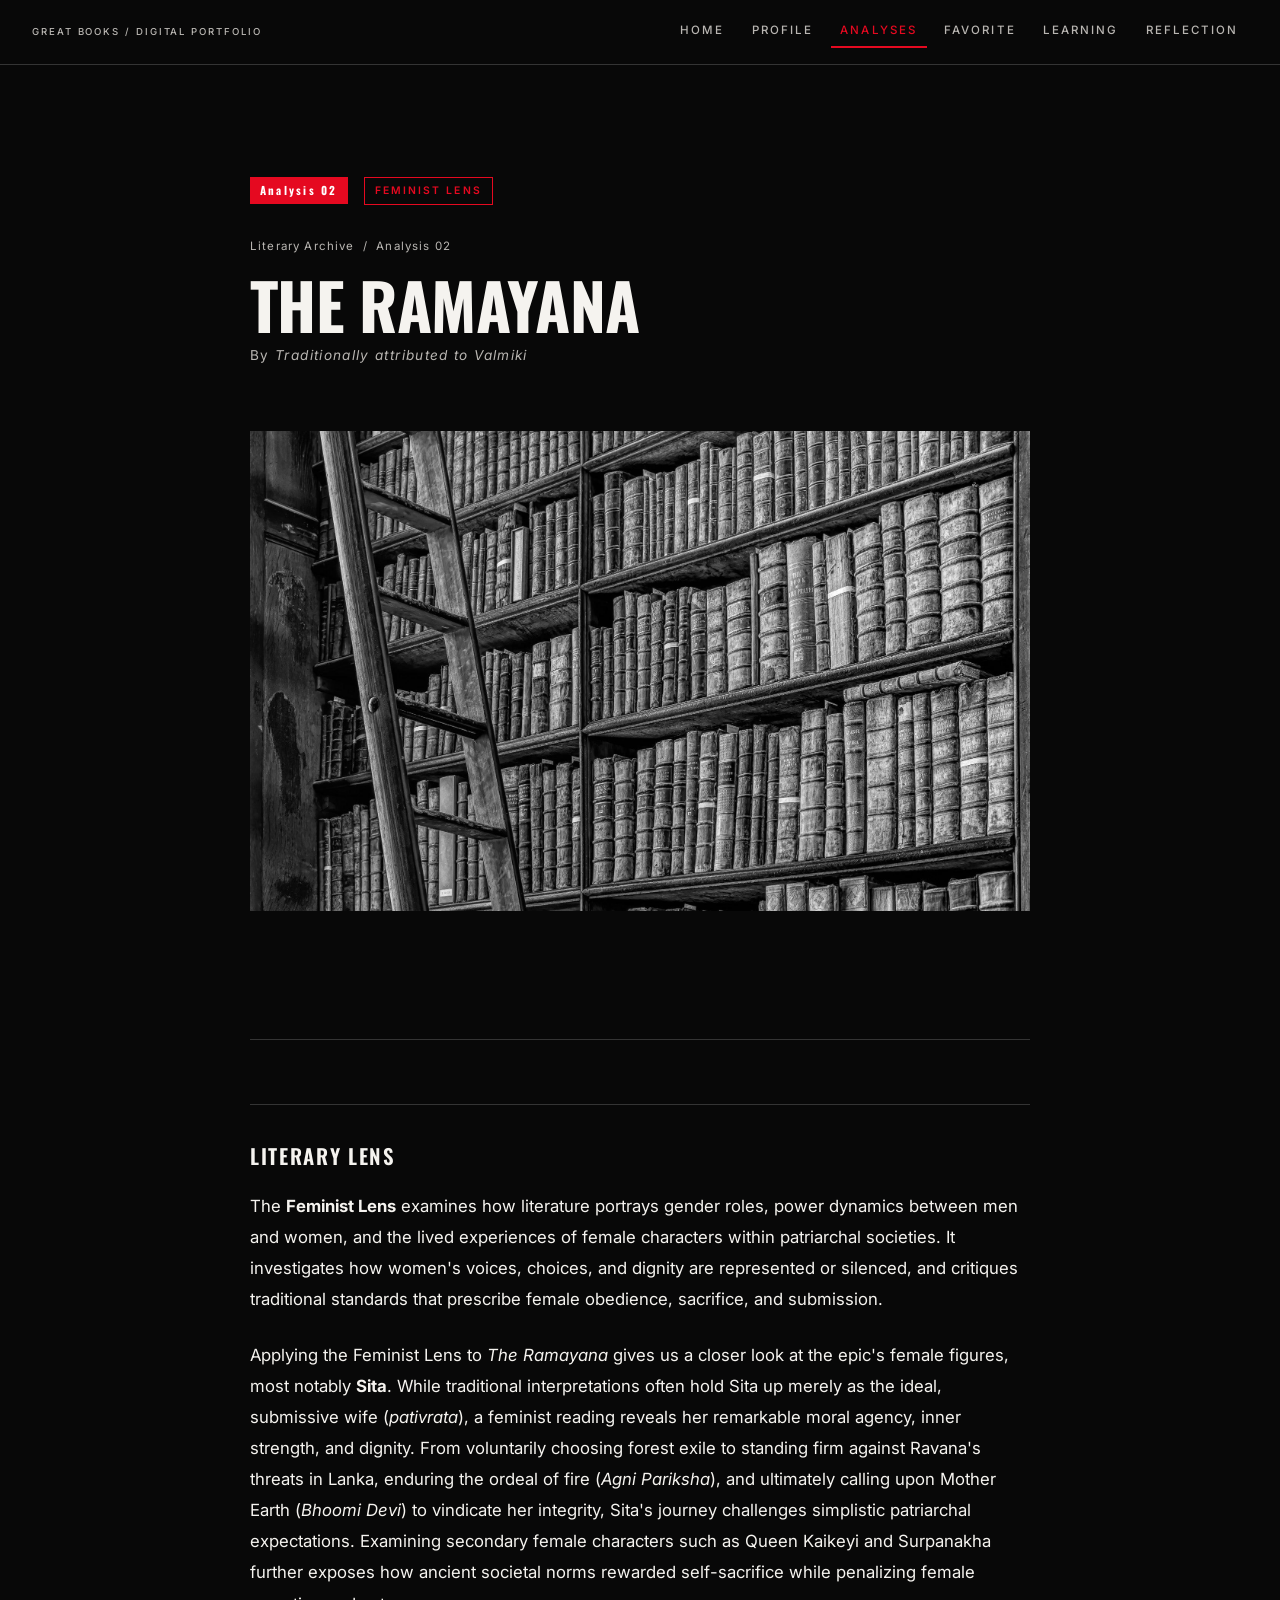
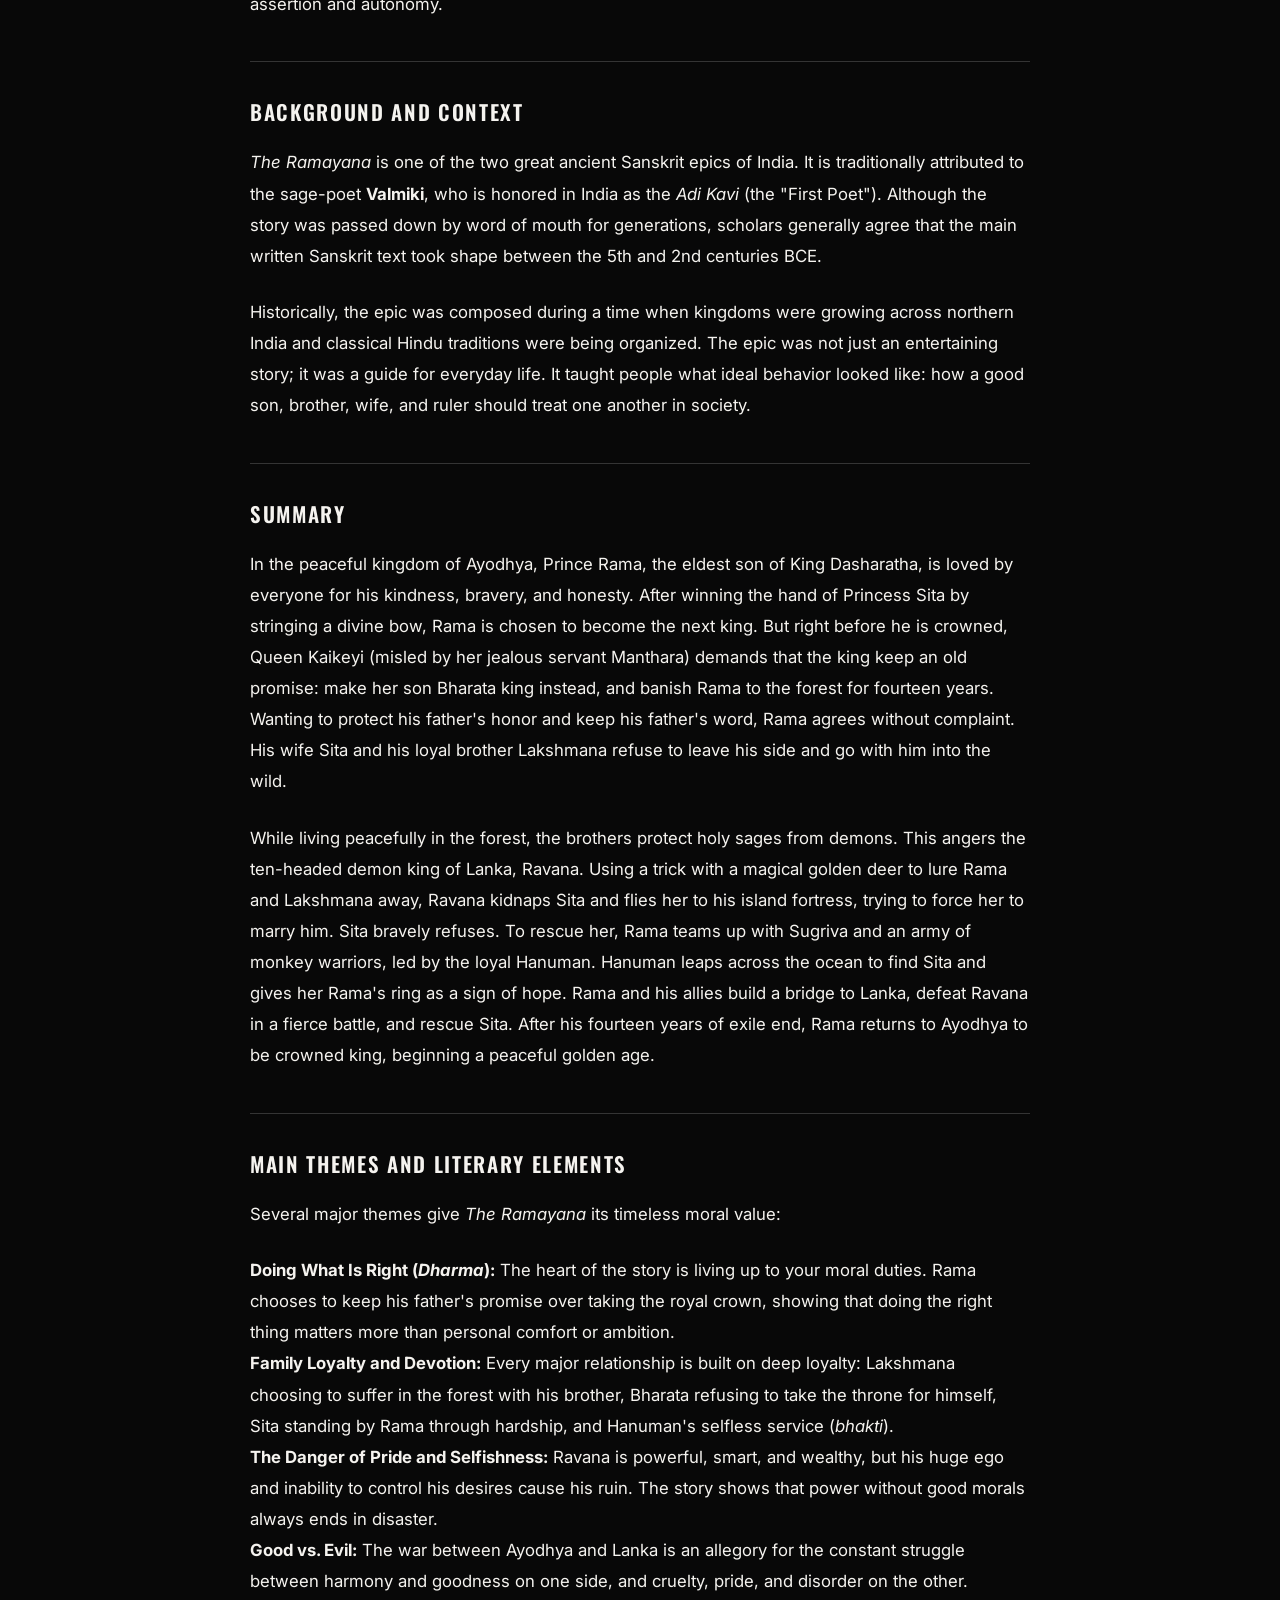
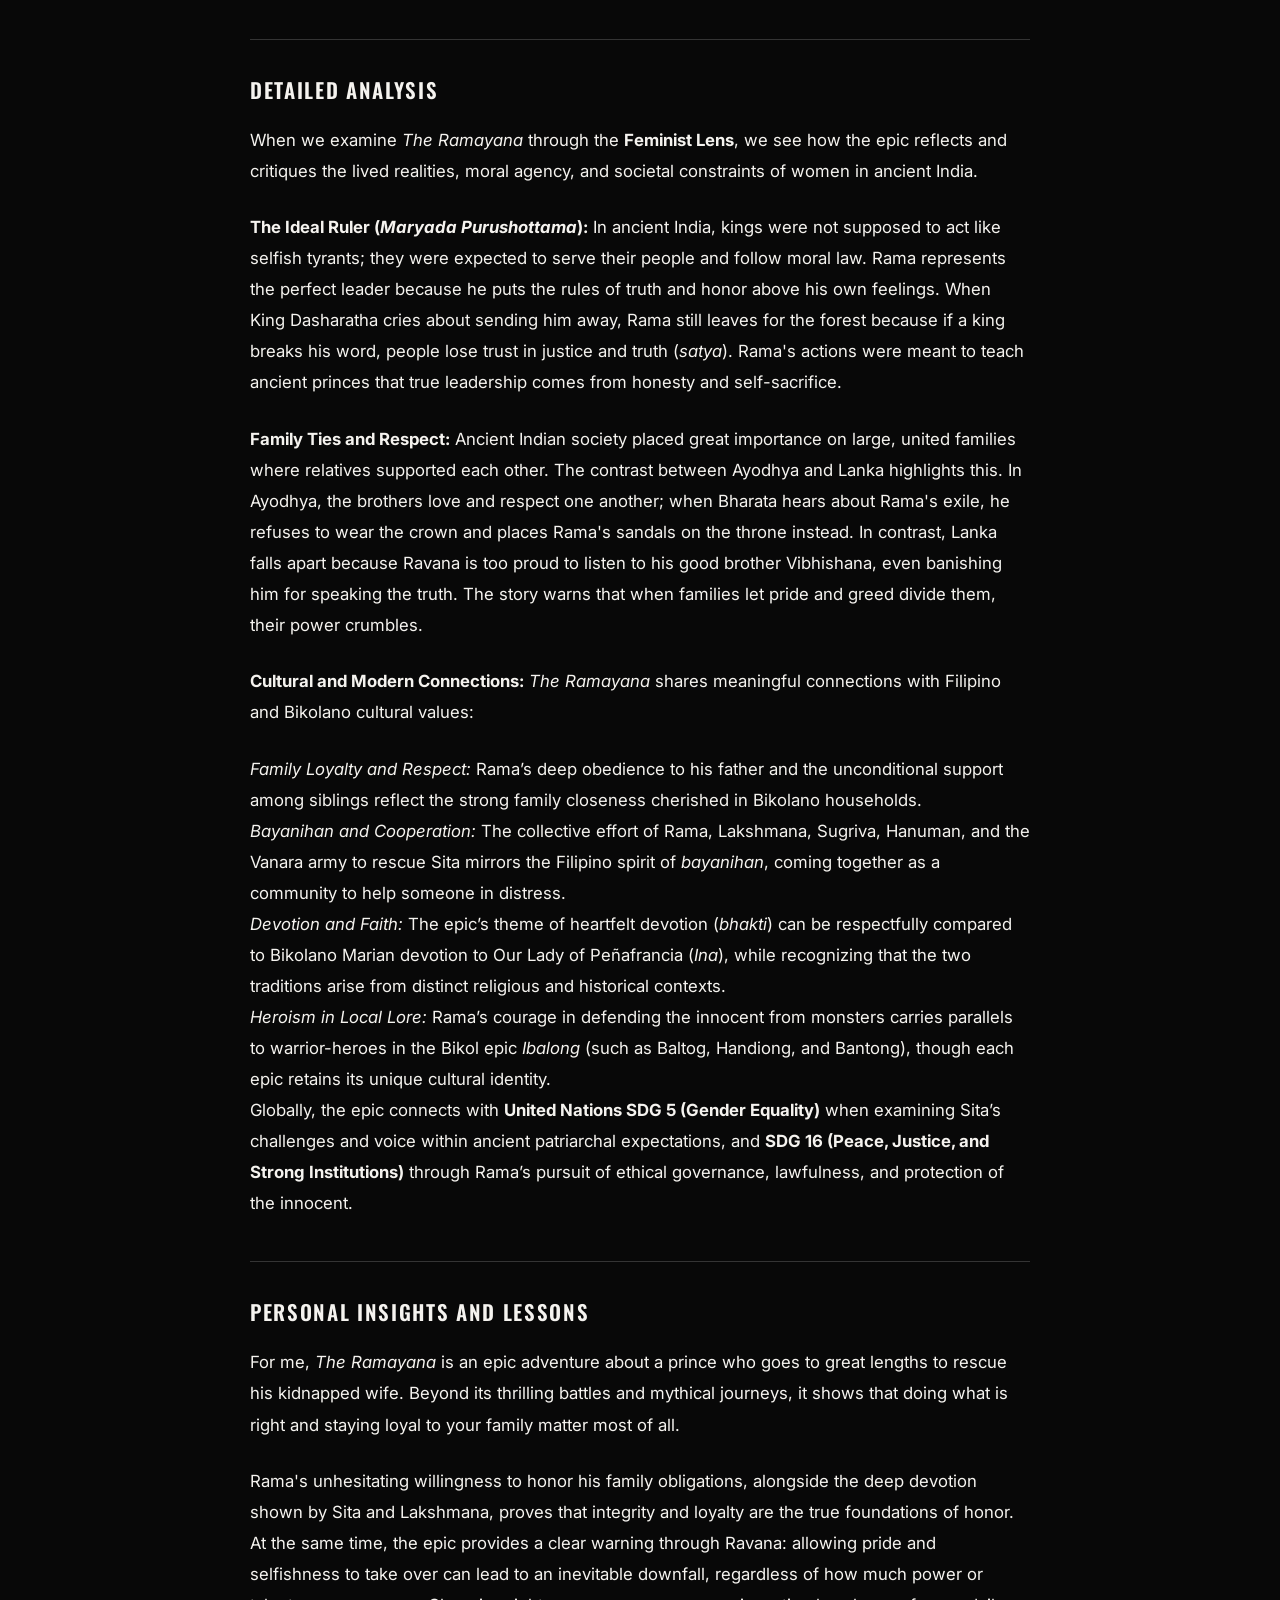
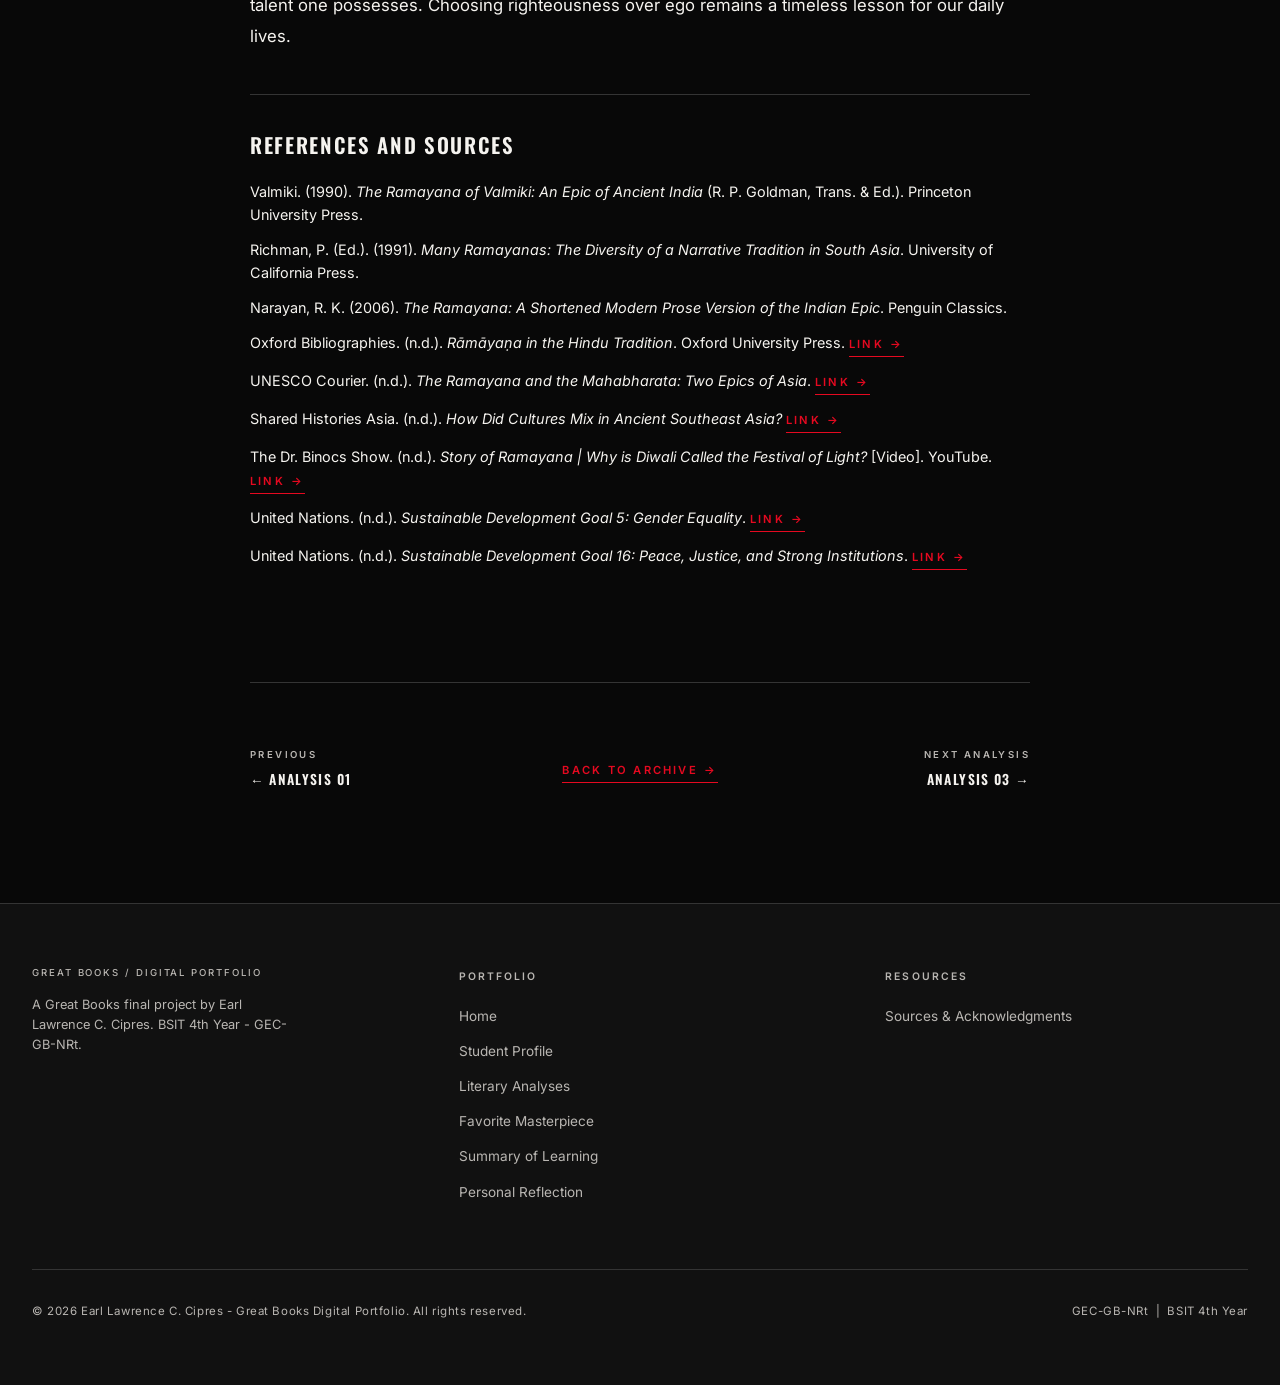
<file: analysis-2.html>
<!DOCTYPE html>
<html lang="en">

<head>
  <meta charset="UTF-8" />
  <meta name="viewport" content="width=device-width, initial-scale=1.0" />
  <title>Analysis 02 - The Ramayana - My Literary Journey</title>
  <meta name="description"
    content="Literary analysis 02 of The Ramayana traditionally attributed to Valmiki through a Feminist Lens. Great Books Digital Portfolio by Earl Lawrence C. Cipres." />
  <link rel="stylesheet" href="css/styles.css" />
</head>

<body>

  <!-- HEADER -->
  <header class="site-header" role="banner">
    <div class="container">
      <div class="header-inner">
        <a href="index.html" class="brand" aria-label="My Literary Journey - Home">
          <span class="brand__label">Great Books / Digital Portfolio</span>
        </a>
        <nav class="nav-primary" aria-label="Primary navigation">
          <a href="index.html">Home</a>
          <a href="profile.html">Profile</a>
          <a href="analyses.html" class="active">Analyses</a>
          <a href="favorite.html">Favorite</a>
          <a href="learning.html">Learning</a>
          <a href="reflection.html">Reflection</a>
        </nav>
        <button class="nav-toggle" id="nav-toggle" aria-expanded="false" aria-controls="nav-mobile"
          aria-label="Open navigation">
          <span></span><span></span><span></span>
        </button>
      </div>
    </div>
    <nav class="nav-mobile" id="nav-mobile" aria-label="Mobile navigation">
      <a href="index.html">Home</a>
      <a href="profile.html">Profile</a>
      <a href="analyses.html" class="active">Analyses</a>
      <a href="favorite.html">Favorite</a>
      <a href="learning.html">Learning</a>
      <a href="reflection.html">Reflection</a>
      <a href="sources.html">Sources</a>
    </nav>
  </header>

  <main id="main-content">
    <div class="container" style="padding-block: var(--space-xl);">
      <div class="reading-width">

        <!-- Analysis Hero -->
        <header class="analysis-hero">

          <div class="analysis-hero-label">
            <span class="num-badge">Analysis 02</span>
            <span class="lens-tag">Feminist Lens</span>
          </div>

          <p style="font-size:0.72rem;color:var(--text-secondary);letter-spacing:0.1em;margin-bottom:var(--space-sm);">
            <a href="analyses.html" style="color:var(--text-secondary);transition:color 0.2s;"
              onmouseover="this.style.color='var(--accent-red)'"
              onmouseout="this.style.color='var(--text-secondary)'">Literary Archive</a>
            &nbsp;/&nbsp; Analysis 02
          </p>

          <h1 class="headline-lg">The Ramayana</h1>

          <p
            style="font-family:var(--font-body);font-size:0.85rem;color:var(--text-secondary);letter-spacing:0.1em;margin-top:0.5rem;">
            By <em>Traditionally attributed to Valmiki</em>
          </p>

          <!-- Hero Image -->
          <div class="analysis-img-wrap">
            <img src="assets/images/archive-literature.jfif" alt="The Ramayana - traditionally attributed to Valmiki"
              class="img-grayscale" style="width:100%;max-height:480px;object-fit:cover;display:block;"
              loading="lazy" />
          </div>

        </header>

        <!--
          =======================================================
           ANALYSIS BODY: The Ramayana
          =======================================================
        -->
        <article class="analysis-body">

          <!-- ── SECTION 1: LITERARY LENS ──────────────────── -->
          <h2>Literary Lens</h2>
          <p>
            The <strong>Feminist Lens</strong> examines how literature portrays gender roles, power dynamics between men
            and women, and the lived experiences of female characters within patriarchal societies. It investigates how
            women's voices, choices, and dignity are represented or silenced, and critiques traditional standards that
            prescribe female obedience, sacrifice, and submission.
          </p>
          <p>
            Applying the Feminist Lens to <em>The Ramayana</em> gives us a closer look at the epic's female figures,
            most notably <strong>Sita</strong>. While traditional interpretations often hold Sita up merely as the ideal,
            submissive wife (<em>pativrata</em>), a feminist reading reveals her remarkable moral agency, inner strength,
            and dignity. From voluntarily choosing forest exile to standing firm against Ravana's threats in Lanka,
            enduring the ordeal of fire (<em>Agni Pariksha</em>), and ultimately calling upon Mother Earth (<em>Bhoomi Devi</em>)
            to vindicate her integrity, Sita's journey challenges simplistic patriarchal expectations. Examining secondary
            female characters such as Queen Kaikeyi and Surpanakha further exposes how ancient societal norms rewarded
            self-sacrifice while penalizing female assertion and autonomy.
          </p>

          <!-- ── SECTION 2: BACKGROUND / CONTEXT ────────────── -->
          <h2>Background and Context</h2>
          <p>
            <em>The Ramayana</em> is one of the two great ancient Sanskrit epics of India. It is traditionally
            attributed to the sage-poet <strong>Valmiki</strong>, who is honored in India as the <em>Adi Kavi</em> (the
            "First Poet"). Although the story was passed down by word of mouth for generations, scholars generally agree
            that the main written Sanskrit text took shape between the 5th and 2nd centuries BCE.
          </p>
          <p>
            Historically, the epic was composed during a time when kingdoms were growing across northern India and
            classical Hindu traditions were being organized. The epic was not just an entertaining story; it was a guide
            for everyday life. It taught people what ideal behavior looked like: how a good son, brother, wife, and ruler
            should treat one another in society.
          </p>

          <!-- ── SECTION 3: SUMMARY ───────────────────────────── -->
          <h2>Summary</h2>
          <p>
            In the peaceful kingdom of Ayodhya, Prince Rama, the eldest son of King Dasharatha, is loved by everyone for
            his kindness, bravery, and honesty. After winning the hand of Princess Sita by stringing a divine bow, Rama
            is chosen to become the next king. But right before he is crowned, Queen Kaikeyi (misled by her jealous servant Manthara) demands that the king keep an old promise: make her son Bharata king instead, and banish
            Rama to the forest for fourteen years. Wanting to protect his father's honor and keep his father's word,
            Rama agrees without complaint. His wife Sita and his loyal brother Lakshmana refuse to leave his side and go
            with him into the wild.
          </p>
          <p>
            While living peacefully in the forest, the brothers protect holy sages from demons. This angers the
            ten-headed demon king of Lanka, Ravana. Using a trick with a magical golden deer to lure Rama and Lakshmana
            away, Ravana kidnaps Sita and flies her to his island fortress, trying to force her to marry him. Sita
            bravely refuses. To rescue her, Rama teams up with Sugriva and an army of monkey warriors, led by the loyal
            Hanuman. Hanuman leaps across the ocean to find Sita and gives her Rama's ring as a sign of hope. Rama and
            his allies build a bridge to Lanka, defeat Ravana in a fierce battle, and rescue Sita. After his fourteen
            years of exile end, Rama returns to Ayodhya to be crowned king, beginning a peaceful golden age.
          </p>

          <!-- ── SECTION 4: MAIN THEMES AND LITERARY ELEMENTS ── -->
          <h2>Main Themes and Literary Elements</h2>
          <p>
            Several major themes give <em>The Ramayana</em> its timeless moral value:
          </p>
          <ul>
            <li>
              <strong>Doing What Is Right (<em>Dharma</em>):</strong> The heart of the story is living up to your moral
              duties. Rama chooses to keep his father's promise over taking the royal crown, showing that doing the
              right thing matters more than personal comfort or ambition.
            </li>
            <li>
              <strong>Family Loyalty and Devotion:</strong> Every major relationship is built on deep loyalty: Lakshmana
              choosing to suffer in the forest with his brother, Bharata refusing to take the throne for himself, Sita
              standing by Rama through hardship, and Hanuman's selfless service (<em>bhakti</em>).
            </li>
            <li>
              <strong>The Danger of Pride and Selfishness:</strong> Ravana is powerful, smart, and wealthy, but his huge
              ego and inability to control his desires cause his ruin. The story shows that power without good morals
              always ends in disaster.
            </li>
            <li>
              <strong>Good vs. Evil:</strong> The war between Ayodhya and Lanka is an allegory for the constant struggle
              between harmony and goodness on one side, and cruelty, pride, and disorder on the other.
            </li>
          </ul>

          <!-- ── SECTION 5: DETAILED ANALYSIS ─────────────────── -->
          <h2>Detailed Analysis</h2>
          <p>
            When we examine <em>The Ramayana</em> through the <strong>Feminist Lens</strong>, we see how
            the epic reflects and critiques the lived realities, moral agency, and societal constraints of women in ancient India.
          </p>
          <p>
            <strong>The Ideal Ruler (<em>Maryada Purushottama</em>):</strong> In ancient India, kings were not supposed
            to act like selfish tyrants; they were expected to serve their people and follow moral law. Rama represents
            the perfect leader because he puts the rules of truth and honor above his own feelings. When King Dasharatha
            cries about sending him away, Rama still leaves for the forest because if a king breaks his word, people
            lose trust in justice and truth (<em>satya</em>). Rama's actions were meant to teach ancient princes that
            true leadership comes from honesty and self-sacrifice.
          </p>
          <p>
            <strong>Family Ties and Respect:</strong> Ancient Indian society placed great importance on large, united
            families where relatives supported each other. The contrast between Ayodhya and Lanka highlights this. In
            Ayodhya, the brothers love and respect one another; when Bharata hears about Rama's exile, he refuses to
            wear the crown and places Rama's sandals on the throne instead. In contrast, Lanka falls apart because
            Ravana is too proud to listen to his good brother Vibhishana, even banishing him for speaking the truth. The
            story warns that when families let pride and greed divide them, their power crumbles.
          </p>
          <p>
            <strong>Cultural and Modern Connections:</strong>
            <em>The Ramayana</em> shares meaningful connections with Filipino and Bikolano cultural values:
          </p>
          <ul>
            <li>
              <em>Family Loyalty and Respect:</em> Rama’s deep obedience to his father and the unconditional support
              among siblings reflect the strong family closeness cherished in Bikolano households.
            </li>
            <li>
              <em>Bayanihan and Cooperation:</em> The collective effort of Rama, Lakshmana, Sugriva, Hanuman, and the
              Vanara army to rescue Sita mirrors the Filipino spirit of <em>bayanihan</em>, coming together as a
              community to help someone in distress.
            </li>
            <li>
              <em>Devotion and Faith:</em> The epic’s theme of heartfelt devotion (<em>bhakti</em>) can be respectfully
              compared to Bikolano Marian devotion to Our Lady of Peñafrancia (<em>Ina</em>), while recognizing that the
              two traditions arise from distinct religious and historical contexts.
            </li>
            <li>
              <em>Heroism in Local Lore:</em> Rama’s courage in defending the innocent from monsters carries parallels
              to warrior-heroes in the Bikol epic <em>Ibalong</em> (such as Baltog, Handiong, and Bantong), though each
              epic retains its unique cultural identity.
            </li>
          </ul>
          <p>
            Globally, the epic connects with <strong>United Nations SDG 5 (Gender Equality)</strong> when examining
            Sita’s challenges and voice within ancient patriarchal expectations, and <strong>SDG 16 (Peace, Justice, and
              Strong Institutions)</strong> through Rama’s pursuit of ethical governance, lawfulness, and protection of
            the innocent.
          </p>

          <!-- ── SECTION 6: PERSONAL INSIGHTS AND LESSONS ─────── -->
          <h2>Personal Insights and Lessons</h2>
          <p>
            For me, <em>The Ramayana</em> is an epic adventure about a prince who goes to great lengths to rescue his
            kidnapped wife. Beyond its thrilling battles and mythical journeys, it shows that doing what is right and
            staying loyal to your family matter most of all.
          </p>
          <p>
            Rama's unhesitating willingness to honor his family obligations, alongside the deep devotion shown by Sita
            and Lakshmana, proves that integrity and loyalty are the true foundations of honor. At the same time, the
            epic provides a clear warning through Ravana: allowing pride and selfishness to take over can lead to an
            inevitable downfall, regardless of how much power or talent one possesses. Choosing righteousness over ego
            remains a timeless lesson for our daily lives.
          </p>

          <!-- ── SECTION 7: REFERENCES AND SOURCES ────────────── -->
          <h2>References and Sources</h2>

          <ul>
            <li style="margin-bottom:0.75rem;font-size:0.9rem;line-height:1.6;">
              Valmiki. (1990). <em>The Ramayana of Valmiki: An Epic of Ancient India</em> (R. P. Goldman, Trans. &amp;
              Ed.). Princeton University Press.
            </li>
            <li style="margin-bottom:0.75rem;font-size:0.9rem;line-height:1.6;">
              Richman, P. (Ed.). (1991). <em>Many Ramayanas: The Diversity of a Narrative Tradition in South Asia</em>. University of California Press.
            </li>
            <li style="margin-bottom:0.75rem;font-size:0.9rem;line-height:1.6;">
              Narayan, R. K. (2006). <em>The Ramayana: A Shortened Modern Prose Version of the Indian Epic</em>. Penguin
              Classics.
            </li>
            <li style="margin-bottom:0.75rem;font-size:0.9rem;line-height:1.6;">
              Oxford Bibliographies. (n.d.). <em>Rāmāyaṇa in the Hindu Tradition</em>. Oxford University Press. <a
                href="https://academic.oup.com/reference/62357/reference-article-abstract/554506082" target="_blank"
                rel="noopener" class="read-link">Link</a>
            </li>
            <li style="margin-bottom:0.75rem;font-size:0.9rem;line-height:1.6;">
              UNESCO Courier. (n.d.). <em>The Ramayana and the Mahabharata: Two Epics of Asia</em>. <a
                href="https://courier.unesco.org/en/articles/ramayana-and-mahabharata-two-epics-asia" target="_blank"
                rel="noopener" class="read-link">Link</a>
            </li>
            <li style="margin-bottom:0.75rem;font-size:0.9rem;line-height:1.6;">
              Shared Histories Asia. (n.d.). <em>How Did Cultures Mix in Ancient Southeast Asia?</em> <a
                href="https://sharedhistories.asia/units/u2/l5/" target="_blank" rel="noopener"
                class="read-link">Link</a>
            </li>
            <li style="margin-bottom:0.75rem;font-size:0.9rem;line-height:1.6;">
              The Dr. Binocs Show. (n.d.). <em>Story of Ramayana | Why is Diwali Called the Festival of Light?</em>
              [Video]. YouTube. <a href="https://www.youtube.com/watch?v=cvCv7kTcRXI" target="_blank" rel="noopener"
                class="read-link">Link</a>
            </li>
            <li style="margin-bottom:0.75rem;font-size:0.9rem;line-height:1.6;">
              United Nations. (n.d.). <em>Sustainable Development Goal 5: Gender Equality</em>. <a
                href="https://sdgs.un.org/goals/goal5" target="_blank" rel="noopener" class="read-link">Link</a>
            </li>
            <li style="margin-bottom:0.75rem;font-size:0.9rem;line-height:1.6;">
              United Nations. (n.d.). <em>Sustainable Development Goal 16: Peace, Justice, and Strong Institutions</em>.
              <a href="https://sdgs.un.org/goals/goal16" target="_blank" rel="noopener" class="read-link">Link</a>
            </li>
          </ul>

        </article>

        <!-- Analysis Navigation -->
        <nav class="analysis-nav" aria-label="Analysis navigation">
          <div class="analysis-nav__prev">
            <span class="analysis-nav__label">Previous</span>
            <a href="analysis-1.html" class="analysis-nav__link">&#8592; Analysis 01</a>
          </div>
          <div class="analysis-nav__center">
            <a href="analyses.html" class="read-link">Back to Archive</a>
          </div>
          <div class="analysis-nav__next">
            <span class="analysis-nav__label">Next Analysis</span>
            <a href="analysis-3.html" class="analysis-nav__link">Analysis 03 &#8594;</a>
          </div>
        </nav>

      </div>
    </div>
  </main>

  <!-- FOOTER -->
  <footer class="site-footer" role="contentinfo">
    <div class="container">
      <div class="footer-inner">
        <div class="footer-brand">
          <a href="index.html" class="brand">
            <span class="brand__label">Great Books / Digital Portfolio</span>
          </a>
          <p>A Great Books final project by Earl Lawrence C. Cipres. BSIT 4th Year - GEC-GB-NRt.</p>
        </div>
        <nav class="footer-nav" aria-label="Footer portfolio sections">
          <h4>Portfolio</h4>
          <ul>
            <li><a href="index.html">Home</a></li>
            <li><a href="profile.html">Student Profile</a></li>
            <li><a href="analyses.html">Literary Analyses</a></li>
            <li><a href="favorite.html">Favorite Masterpiece</a></li>
            <li><a href="learning.html">Summary of Learning</a></li>
            <li><a href="reflection.html">Personal Reflection</a></li>
          </ul>
        </nav>
        <div class="footer-links">
          <h4>Resources</h4>
          <ul>
            <li><a href="sources.html">Sources &amp; Acknowledgments</a></li>
          </ul>
        </div>
      </div>
      <div class="footer-bottom">
        <p>&copy; 2026 Earl Lawrence C. Cipres - Great Books Digital Portfolio. All rights reserved.</p>
        <p>GEC-GB-NRt &nbsp;|&nbsp; BSIT 4th Year</p>
      </div>
    </div>
  </footer>

  <script src="js/main.js"></script>
</body>

</html>
</file>
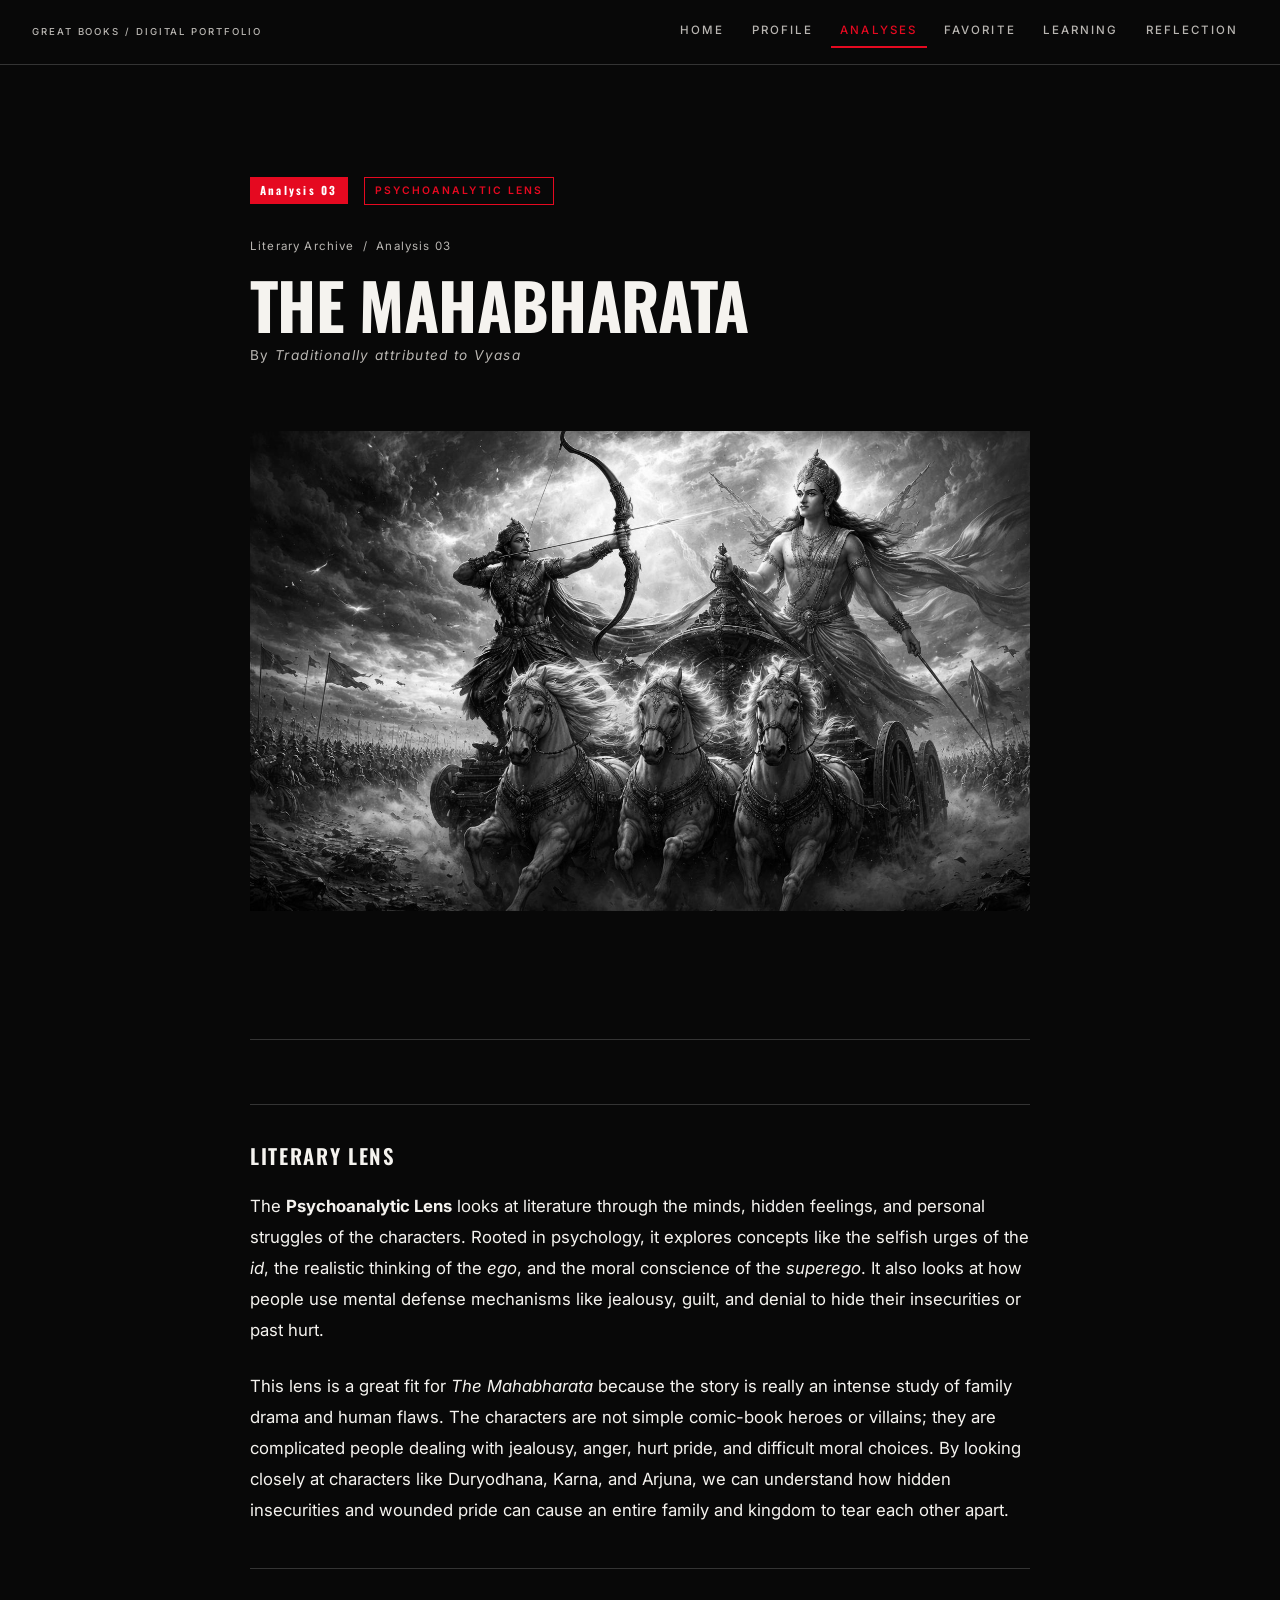
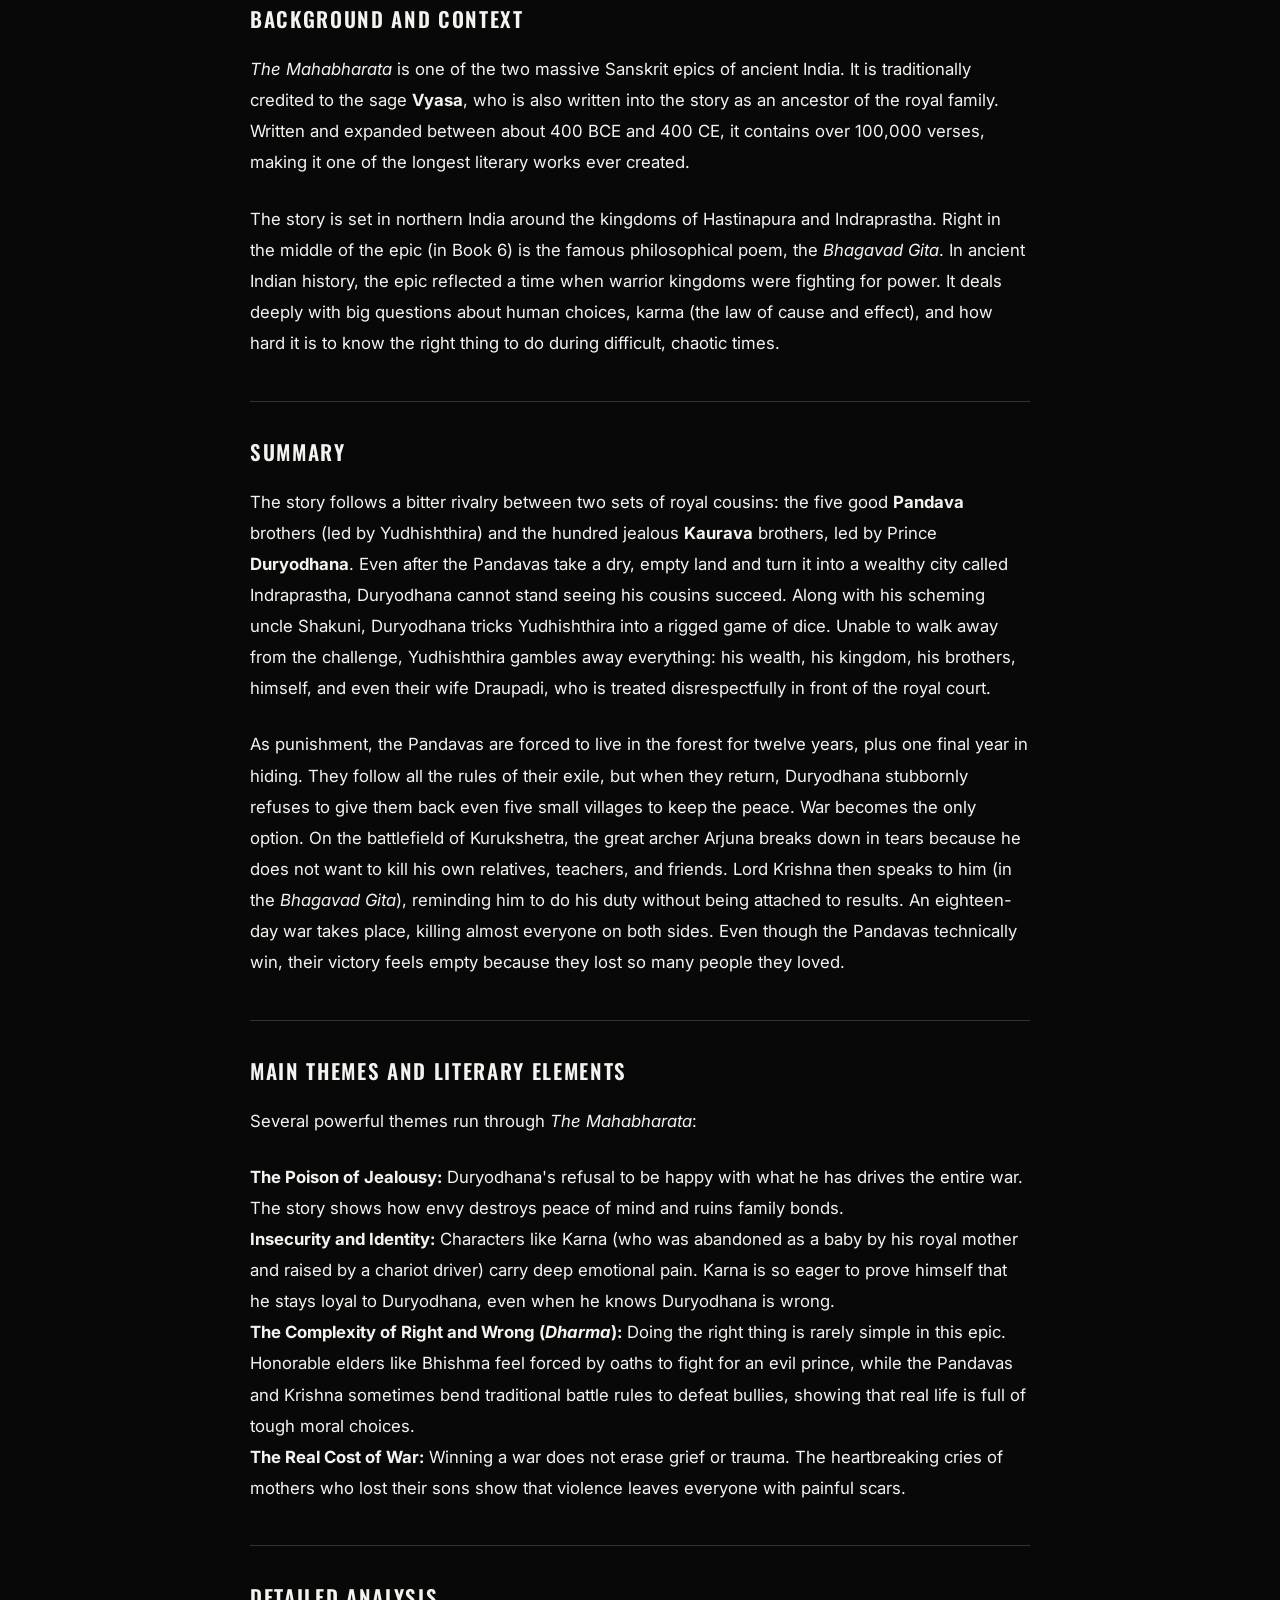
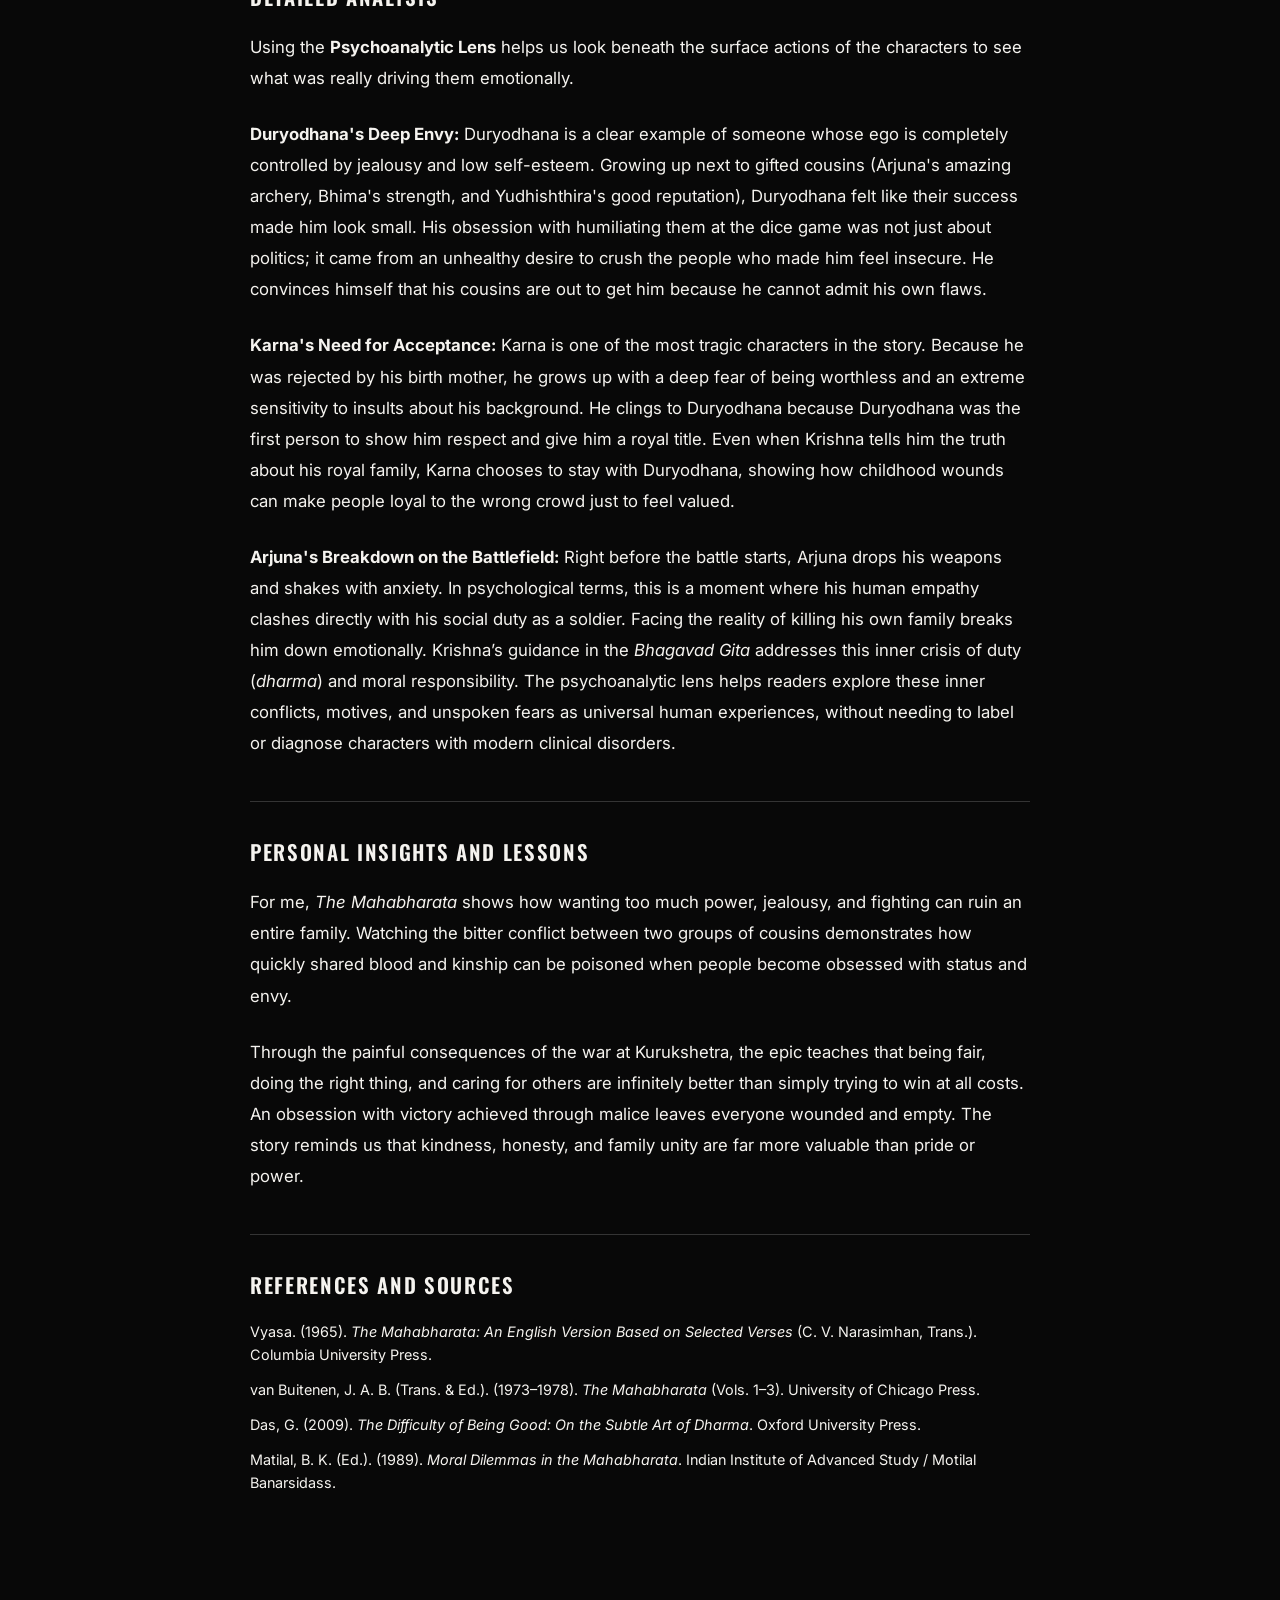
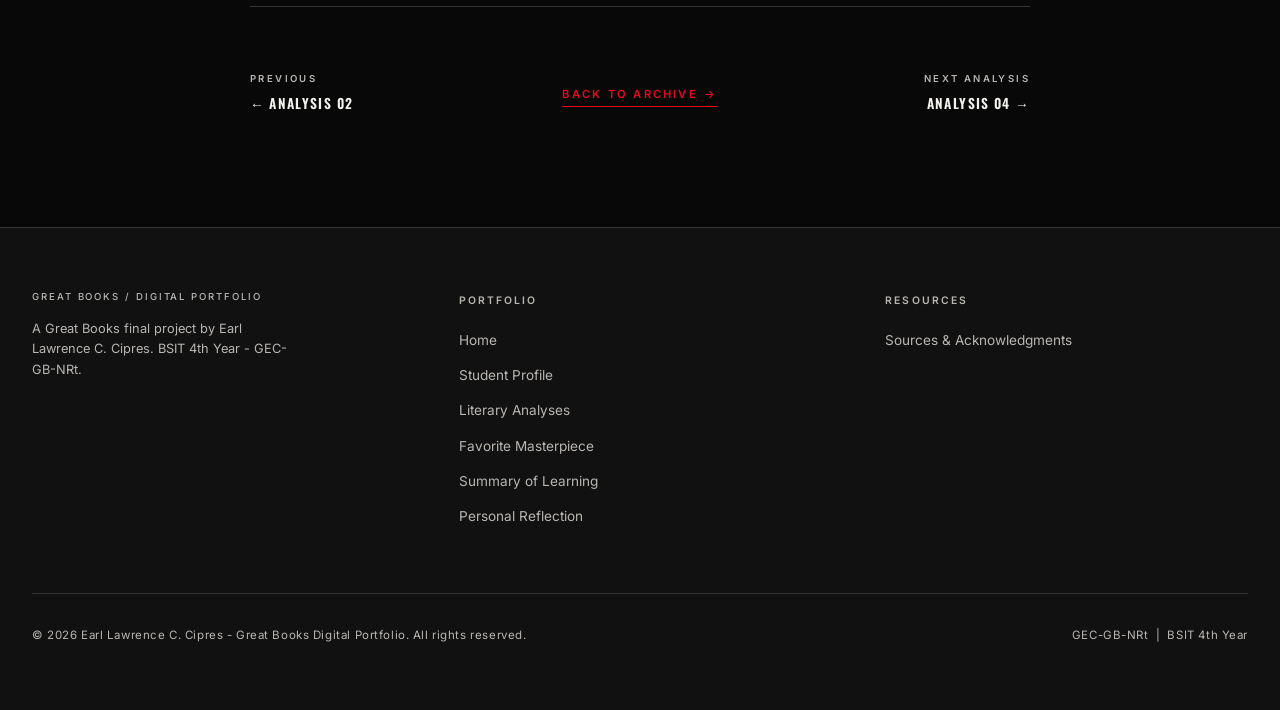
<file: analysis-3.html>
<!DOCTYPE html>
<html lang="en">
<head>
  <meta charset="UTF-8" />
  <meta name="viewport" content="width=device-width, initial-scale=1.0" />
  <title>Analysis 03 - The Mahabharata - My Literary Journey</title>
  <meta name="description" content="Literary analysis 03 of The Mahabharata traditionally attributed to Vyasa through a Psychoanalytic Lens. Great Books Digital Portfolio by Earl Lawrence C. Cipres." />
  <link rel="stylesheet" href="css/styles.css" />
</head>
<body>

  <!-- HEADER -->
  <header class="site-header" role="banner">
    <div class="container">
      <div class="header-inner">
        <a href="index.html" class="brand" aria-label="My Literary Journey - Home">
          <span class="brand__label">Great Books / Digital Portfolio</span>
        </a>
        <nav class="nav-primary" aria-label="Primary navigation">
          <a href="index.html">Home</a>
          <a href="profile.html">Profile</a>
          <a href="analyses.html" class="active">Analyses</a>
          <a href="favorite.html">Favorite</a>
          <a href="learning.html">Learning</a>
          <a href="reflection.html">Reflection</a>
        </nav>
        <button class="nav-toggle" id="nav-toggle" aria-expanded="false" aria-controls="nav-mobile" aria-label="Open navigation">
          <span></span><span></span><span></span>
        </button>
      </div>
    </div>
    <nav class="nav-mobile" id="nav-mobile" aria-label="Mobile navigation">
      <a href="index.html">Home</a>
      <a href="profile.html">Profile</a>
      <a href="analyses.html" class="active">Analyses</a>
      <a href="favorite.html">Favorite</a>
      <a href="learning.html">Learning</a>
      <a href="reflection.html">Reflection</a>
      <a href="sources.html">Sources</a>
    </nav>
  </header>

  <main id="main-content">
    <div class="container" style="padding-block: var(--space-xl);">
      <div class="reading-width">

        <!-- Analysis Hero -->
        <header class="analysis-hero">

          <div class="analysis-hero-label">
            <span class="num-badge">Analysis 03</span>
            <span class="lens-tag">Psychoanalytic Lens</span>
          </div>

          <p style="font-size:0.72rem;color:var(--text-secondary);letter-spacing:0.1em;margin-bottom:var(--space-sm);">
            <a href="analyses.html" style="color:var(--text-secondary);transition:color 0.2s;" onmouseover="this.style.color='var(--accent-red)'" onmouseout="this.style.color='var(--text-secondary)'">Literary Archive</a>
            &nbsp;/&nbsp; Analysis 03
          </p>

          <h1 class="headline-lg">The Mahabharata</h1>

          <p style="font-family:var(--font-body);font-size:0.85rem;color:var(--text-secondary);letter-spacing:0.1em;margin-top:0.5rem;">
            By <em>Traditionally attributed to Vyasa</em>
          </p>

          <!-- Hero Image -->
          <div class="analysis-img-wrap">
            <img
              src="assets/images/mahabharata.jfif"
              alt="The Mahabharata - traditionally attributed to Vyasa"
              class="img-grayscale"
              style="width:100%;max-height:480px;object-fit:cover;display:block;"
              loading="lazy"
            />
          </div>

        </header>

        <!--
          =======================================================
           ANALYSIS BODY: The Mahabharata
          =======================================================
        -->
        <article class="analysis-body">

          <!-- ── SECTION 1: LITERARY LENS ──────────────────── -->
          <h2>Literary Lens</h2>
          <p>
            The <strong>Psychoanalytic Lens</strong> looks at literature through the minds, hidden feelings, and personal struggles of the characters. Rooted in psychology, it explores concepts like the selfish urges of the <em>id</em>, the realistic thinking of the <em>ego</em>, and the moral conscience of the <em>superego</em>. It also looks at how people use mental defense mechanisms like jealousy, guilt, and denial to hide their insecurities or past hurt.
          </p>
          <p>
            This lens is a great fit for <em>The Mahabharata</em> because the story is really an intense study of family drama and human flaws. The characters are not simple comic-book heroes or villains; they are complicated people dealing with jealousy, anger, hurt pride, and difficult moral choices. By looking closely at characters like Duryodhana, Karna, and Arjuna, we can understand how hidden insecurities and wounded pride can cause an entire family and kingdom to tear each other apart.
          </p>

          <!-- ── SECTION 2: BACKGROUND / CONTEXT ────────────── -->
          <h2>Background and Context</h2>
          <p>
            <em>The Mahabharata</em> is one of the two massive Sanskrit epics of ancient India. It is traditionally credited to the sage <strong>Vyasa</strong>, who is also written into the story as an ancestor of the royal family. Written and expanded between about 400 BCE and 400 CE, it contains over 100,000 verses, making it one of the longest literary works ever created.
          </p>
          <p>
            The story is set in northern India around the kingdoms of Hastinapura and Indraprastha. Right in the middle of the epic (in Book 6) is the famous philosophical poem, the <em>Bhagavad Gita</em>. In ancient Indian history, the epic reflected a time when warrior kingdoms were fighting for power. It deals deeply with big questions about human choices, karma (the law of cause and effect), and how hard it is to know the right thing to do during difficult, chaotic times.
          </p>

          <!-- ── SECTION 3: SUMMARY ───────────────────────────── -->
          <h2>Summary</h2>
          <p>
            The story follows a bitter rivalry between two sets of royal cousins: the five good <strong>Pandava</strong> brothers (led by Yudhishthira) and the hundred jealous <strong>Kaurava</strong> brothers, led by Prince <strong>Duryodhana</strong>. Even after the Pandavas take a dry, empty land and turn it into a wealthy city called Indraprastha, Duryodhana cannot stand seeing his cousins succeed. Along with his scheming uncle Shakuni, Duryodhana tricks Yudhishthira into a rigged game of dice. Unable to walk away from the challenge, Yudhishthira gambles away everything: his wealth, his kingdom, his brothers, himself, and even their wife Draupadi, who is treated disrespectfully in front of the royal court.
          </p>
          <p>
            As punishment, the Pandavas are forced to live in the forest for twelve years, plus one final year in hiding. They follow all the rules of their exile, but when they return, Duryodhana stubbornly refuses to give them back even five small villages to keep the peace. War becomes the only option. On the battlefield of Kurukshetra, the great archer Arjuna breaks down in tears because he does not want to kill his own relatives, teachers, and friends. Lord Krishna then speaks to him (in the <em>Bhagavad Gita</em>), reminding him to do his duty without being attached to results. An eighteen-day war takes place, killing almost everyone on both sides. Even though the Pandavas technically win, their victory feels empty because they lost so many people they loved.
          </p>

          <!-- ── SECTION 4: MAIN THEMES AND LITERARY ELEMENTS ── -->
          <h2>Main Themes and Literary Elements</h2>
          <p>
            Several powerful themes run through <em>The Mahabharata</em>:
          </p>
          <ul>
            <li>
              <strong>The Poison of Jealousy:</strong> Duryodhana's refusal to be happy with what he has drives the entire war. The story shows how envy destroys peace of mind and ruins family bonds.
            </li>
            <li>
              <strong>Insecurity and Identity:</strong> Characters like Karna (who was abandoned as a baby by his royal mother and raised by a chariot driver) carry deep emotional pain. Karna is so eager to prove himself that he stays loyal to Duryodhana, even when he knows Duryodhana is wrong.
            </li>
            <li>
              <strong>The Complexity of Right and Wrong (<em>Dharma</em>):</strong> Doing the right thing is rarely simple in this epic. Honorable elders like Bhishma feel forced by oaths to fight for an evil prince, while the Pandavas and Krishna sometimes bend traditional battle rules to defeat bullies, showing that real life is full of tough moral choices.
            </li>
            <li>
              <strong>The Real Cost of War:</strong> Winning a war does not erase grief or trauma. The heartbreaking cries of mothers who lost their sons show that violence leaves everyone with painful scars.
            </li>
          </ul>

          <!-- ── SECTION 5: DETAILED ANALYSIS ─────────────────── -->
          <h2>Detailed Analysis</h2>
          <p>
            Using the <strong>Psychoanalytic Lens</strong> helps us look beneath the surface actions of the characters to see what was really driving them emotionally.
          </p>
          <p>
            <strong>Duryodhana's Deep Envy:</strong> Duryodhana is a clear example of someone whose ego is completely controlled by jealousy and low self-esteem. Growing up next to gifted cousins (Arjuna's amazing archery, Bhima's strength, and Yudhishthira's good reputation), Duryodhana felt like their success made him look small. His obsession with humiliating them at the dice game was not just about politics; it came from an unhealthy desire to crush the people who made him feel insecure. He convinces himself that his cousins are out to get him because he cannot admit his own flaws.
          </p>
          <p>
            <strong>Karna's Need for Acceptance:</strong> Karna is one of the most tragic characters in the story. Because he was rejected by his birth mother, he grows up with a deep fear of being worthless and an extreme sensitivity to insults about his background. He clings to Duryodhana because Duryodhana was the first person to show him respect and give him a royal title. Even when Krishna tells him the truth about his royal family, Karna chooses to stay with Duryodhana, showing how childhood wounds can make people loyal to the wrong crowd just to feel valued.
          </p>
          <p>
            <strong>Arjuna's Breakdown on the Battlefield:</strong> Right before the battle starts, Arjuna drops his weapons and shakes with anxiety. In psychological terms, this is a moment where his human empathy clashes directly with his social duty as a soldier. Facing the reality of killing his own family breaks him down emotionally. Krishna’s guidance in the <em>Bhagavad Gita</em> addresses this inner crisis of duty (<em>dharma</em>) and moral responsibility. The psychoanalytic lens helps readers explore these inner conflicts, motives, and unspoken fears as universal human experiences, without needing to label or diagnose characters with modern clinical disorders.
          </p>

          <!-- ── SECTION 6: PERSONAL INSIGHTS AND LESSONS ─────── -->
          <h2>Personal Insights and Lessons</h2>
          <p>
            For me, <em>The Mahabharata</em> shows how wanting too much power, jealousy, and fighting can ruin an entire family. Watching the bitter conflict between two groups of cousins demonstrates how quickly shared blood and kinship can be poisoned when people become obsessed with status and envy.
          </p>
          <p>
            Through the painful consequences of the war at Kurukshetra, the epic teaches that being fair, doing the right thing, and caring for others are infinitely better than simply trying to win at all costs. An obsession with victory achieved through malice leaves everyone wounded and empty. The story reminds us that kindness, honesty, and family unity are far more valuable than pride or power.
          </p>

          <!-- ── SECTION 7: REFERENCES AND SOURCES ────────────── -->
          <h2>References and Sources</h2>

          <ul>
            <li style="margin-bottom:0.75rem;font-size:0.9rem;line-height:1.6;">
              Vyasa. (1965). <em>The Mahabharata: An English Version Based on Selected Verses</em> (C. V. Narasimhan, Trans.). Columbia University Press.
            </li>
            <li style="margin-bottom:0.75rem;font-size:0.9rem;line-height:1.6;">
              van Buitenen, J. A. B. (Trans. &amp; Ed.). (1973–1978). <em>The Mahabharata</em> (Vols. 1–3). University of Chicago Press.
            </li>
            <li style="margin-bottom:0.75rem;font-size:0.9rem;line-height:1.6;">
              Das, G. (2009). <em>The Difficulty of Being Good: On the Subtle Art of Dharma</em>. Oxford University Press.
            </li>
            <li style="margin-bottom:0.75rem;font-size:0.9rem;line-height:1.6;">
              Matilal, B. K. (Ed.). (1989). <em>Moral Dilemmas in the Mahabharata</em>. Indian Institute of Advanced Study / Motilal Banarsidass.
            </li>
          </ul>

        </article>

        <!-- Analysis Navigation -->
        <nav class="analysis-nav" aria-label="Analysis navigation">
          <div class="analysis-nav__prev">
            <span class="analysis-nav__label">Previous</span>
            <a href="analysis-2.html" class="analysis-nav__link">&#8592; Analysis 02</a>
          </div>
          <div class="analysis-nav__center">
            <a href="analyses.html" class="read-link">Back to Archive</a>
          </div>
          <div class="analysis-nav__next">
            <span class="analysis-nav__label">Next Analysis</span>
            <a href="analysis-4.html" class="analysis-nav__link">Analysis 04 &#8594;</a>
          </div>
        </nav>

      </div>
    </div>
  </main>

  <!-- FOOTER -->
  <footer class="site-footer" role="contentinfo">
    <div class="container">
      <div class="footer-inner">
        <div class="footer-brand">
          <a href="index.html" class="brand">
            <span class="brand__label">Great Books / Digital Portfolio</span>
          </a>
          <p>A Great Books final project by Earl Lawrence C. Cipres. BSIT 4th Year - GEC-GB-NRt.</p>
        </div>
        <nav class="footer-nav" aria-label="Footer portfolio sections">
          <h4>Portfolio</h4>
          <ul>
            <li><a href="index.html">Home</a></li>
            <li><a href="profile.html">Student Profile</a></li>
            <li><a href="analyses.html">Literary Analyses</a></li>
            <li><a href="favorite.html">Favorite Masterpiece</a></li>
            <li><a href="learning.html">Summary of Learning</a></li>
            <li><a href="reflection.html">Personal Reflection</a></li>
          </ul>
        </nav>
        <div class="footer-links">
          <h4>Resources</h4>
          <ul>
            <li><a href="sources.html">Sources &amp; Acknowledgments</a></li>
          </ul>
        </div>
      </div>
      <div class="footer-bottom">
        <p>&copy; 2026 Earl Lawrence C. Cipres - Great Books Digital Portfolio. All rights reserved.</p>
        <p>GEC-GB-NRt &nbsp;|&nbsp; BSIT 4th Year</p>
      </div>
    </div>
  </footer>

  <script src="js/main.js"></script>
</body>
</html>
</file>
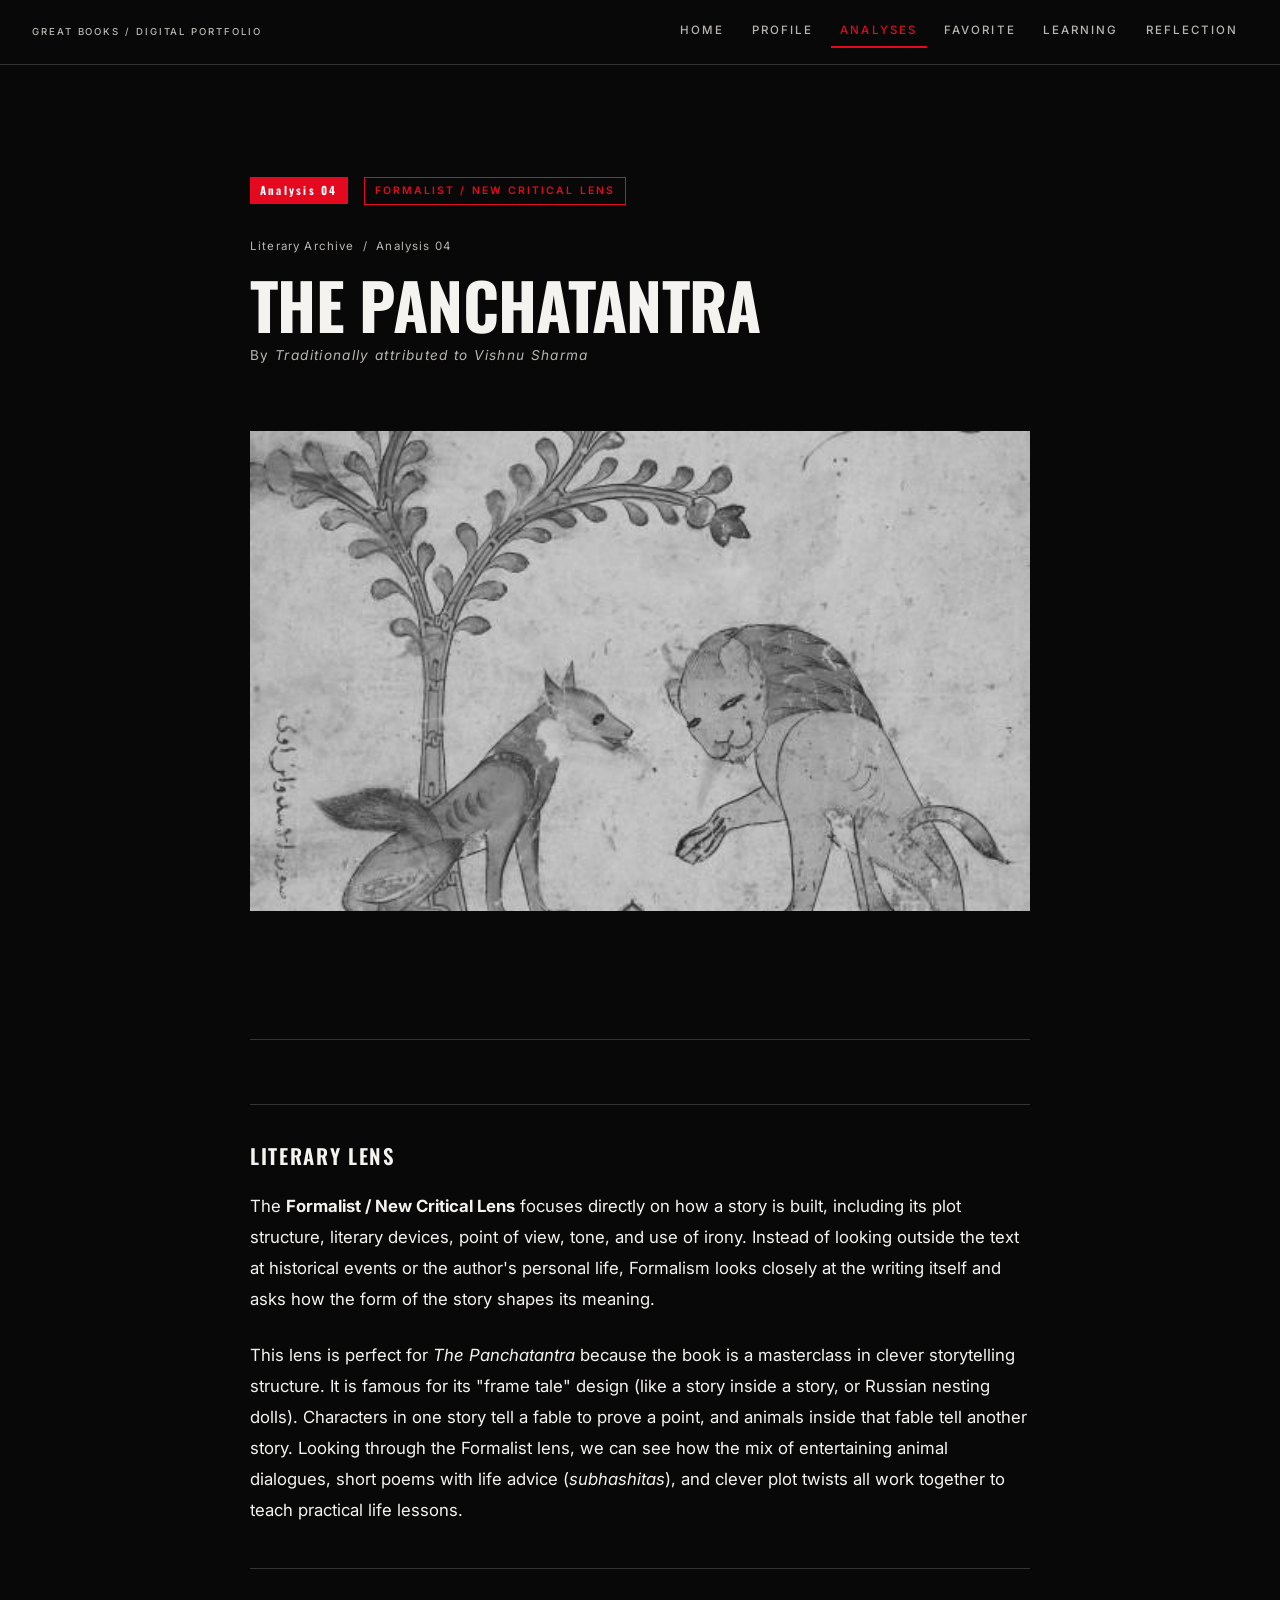
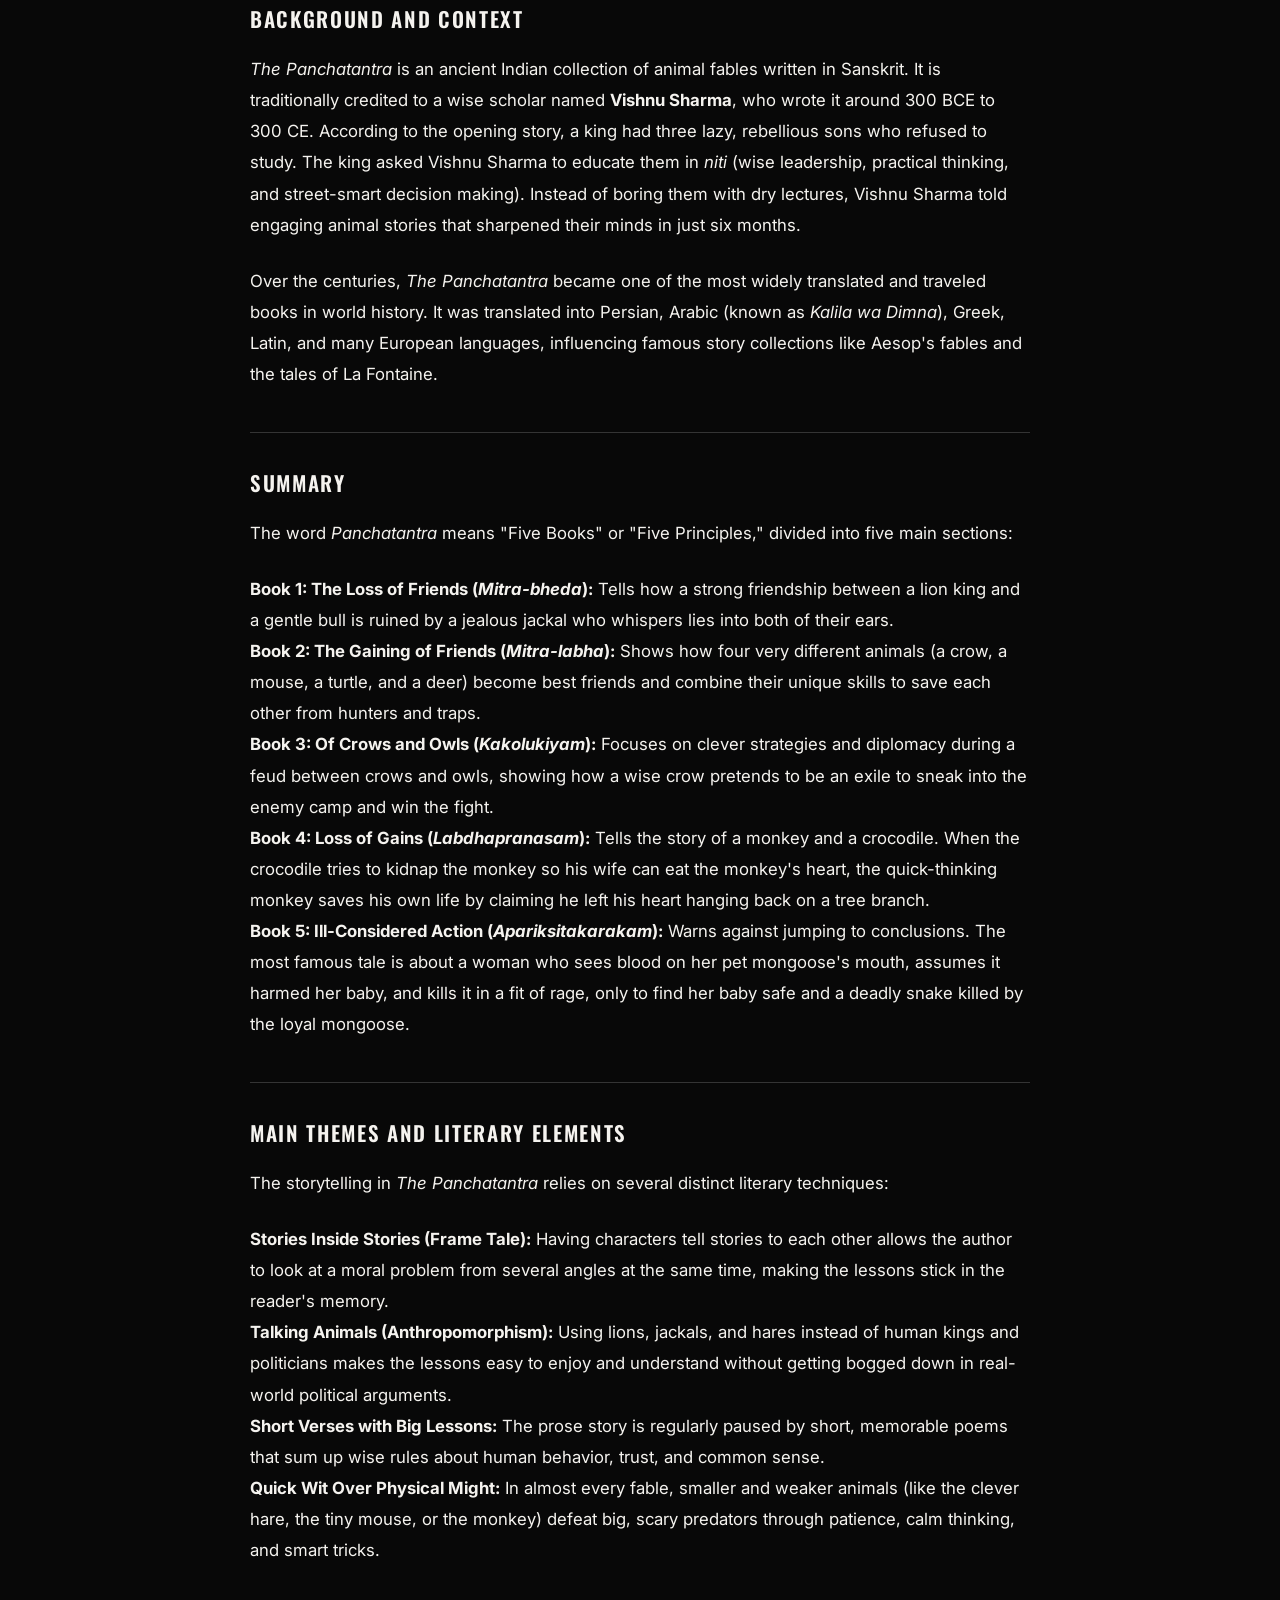
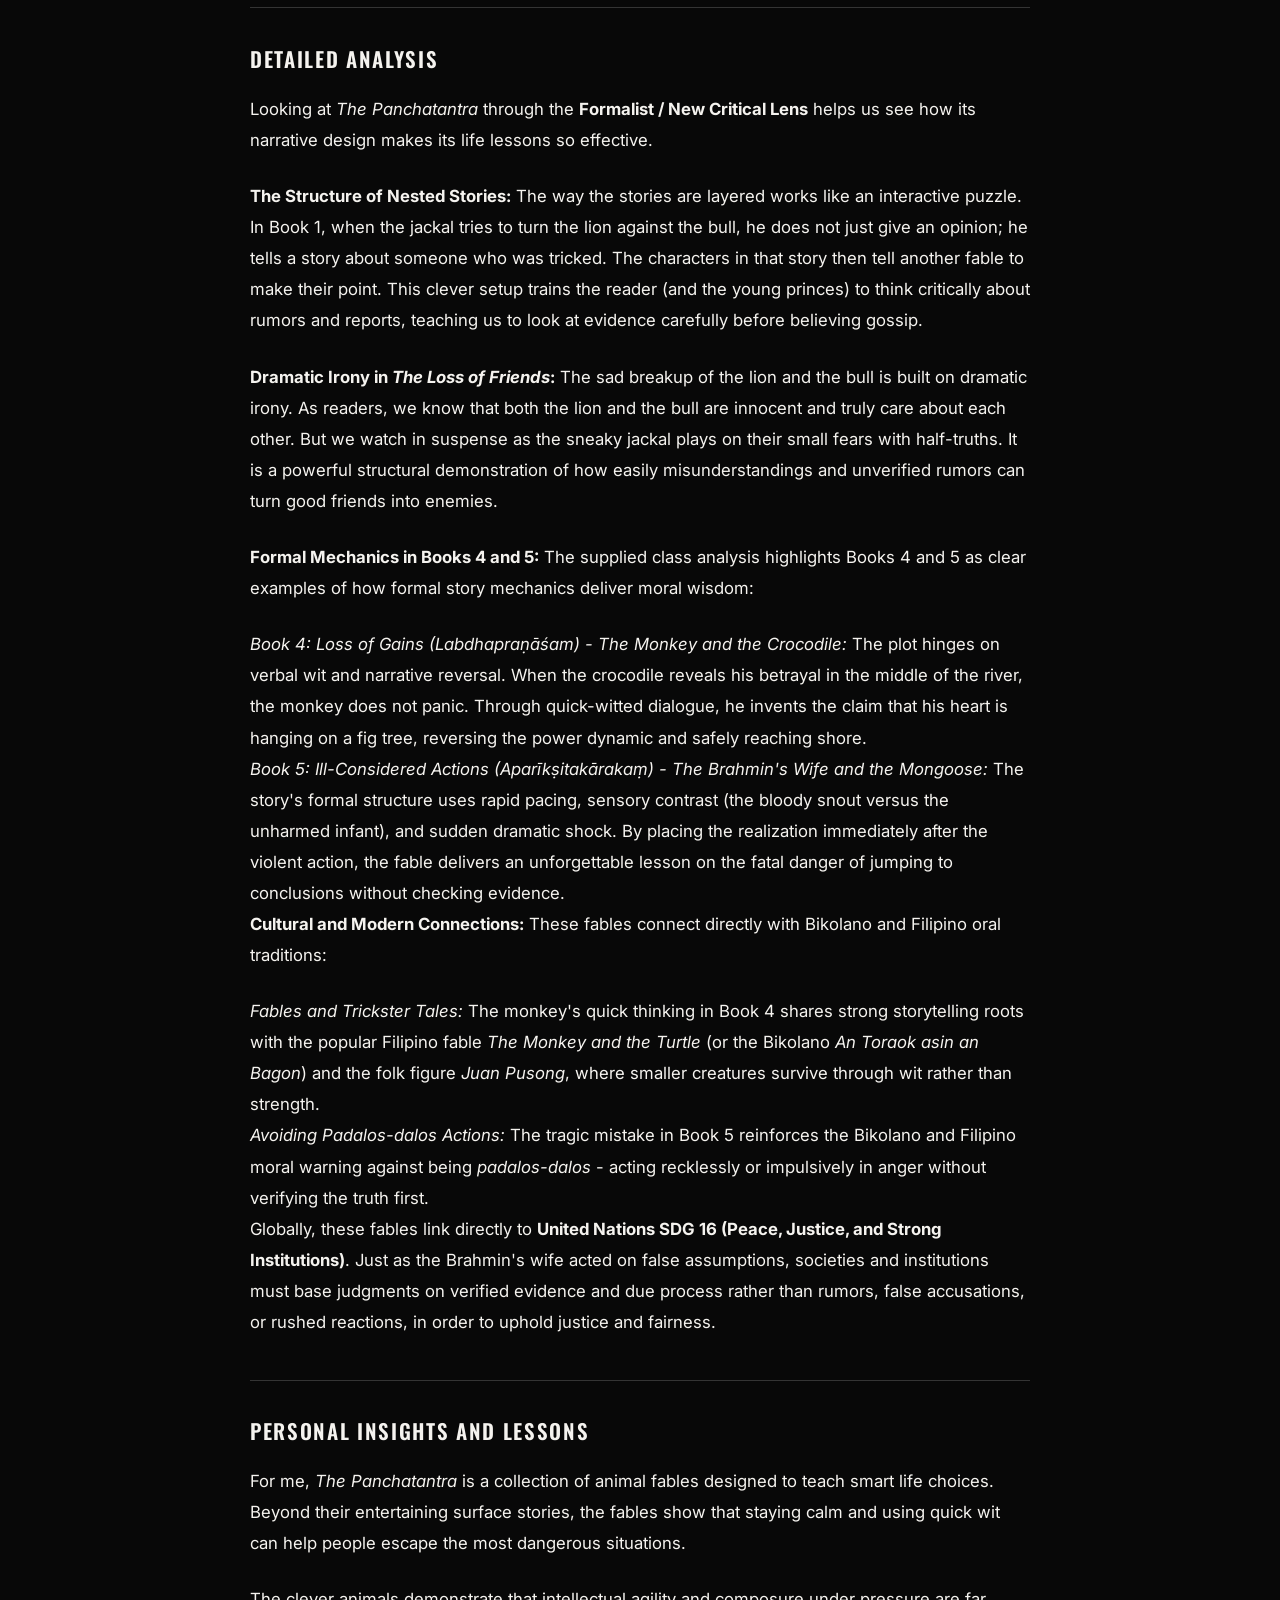
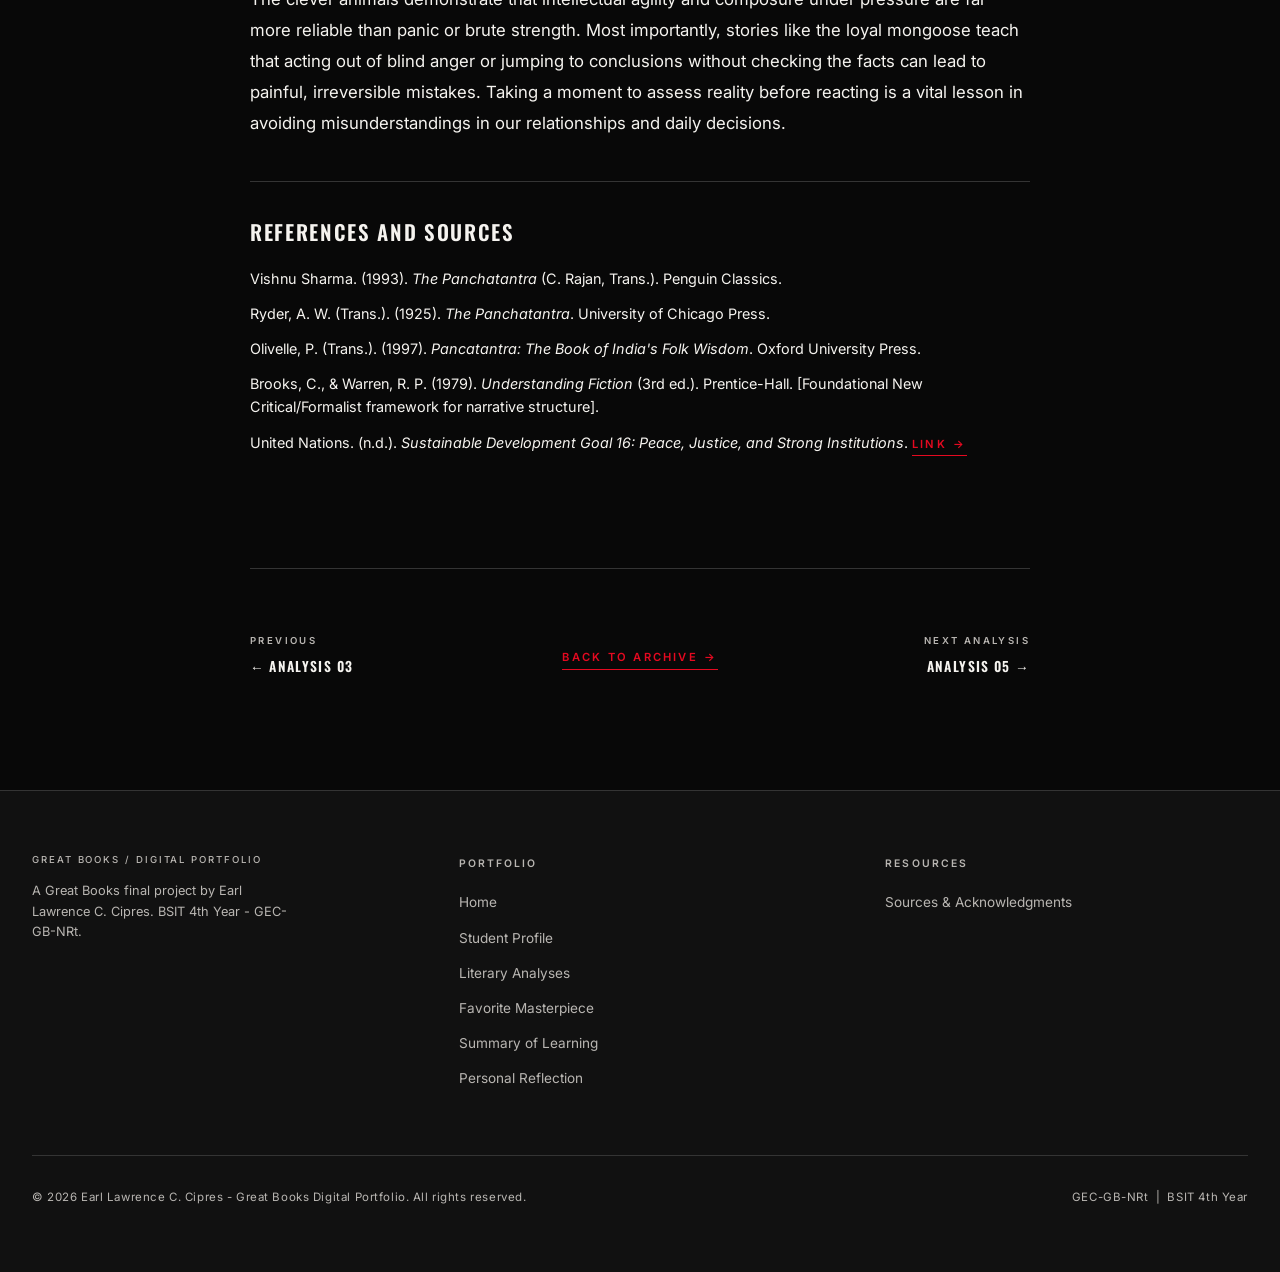
<file: analysis-4.html>
<!DOCTYPE html>
<html lang="en">
<head>
  <meta charset="UTF-8" />
  <meta name="viewport" content="width=device-width, initial-scale=1.0" />
  <title>Analysis 04 - The Panchatantra - My Literary Journey</title>
  <meta name="description" content="Literary analysis 04 of The Panchatantra traditionally attributed to Vishnu Sharma through a Formalist / New Critical Lens. Great Books Digital Portfolio by Earl Lawrence C. Cipres." />
  <link rel="stylesheet" href="css/styles.css" />
</head>
<body>

  <!-- HEADER -->
  <header class="site-header" role="banner">
    <div class="container">
      <div class="header-inner">
        <a href="index.html" class="brand" aria-label="My Literary Journey - Home">
          <span class="brand__label">Great Books / Digital Portfolio</span>
        </a>
        <nav class="nav-primary" aria-label="Primary navigation">
          <a href="index.html">Home</a>
          <a href="profile.html">Profile</a>
          <a href="analyses.html" class="active">Analyses</a>
          <a href="favorite.html">Favorite</a>
          <a href="learning.html">Learning</a>
          <a href="reflection.html">Reflection</a>
        </nav>
        <button class="nav-toggle" id="nav-toggle" aria-expanded="false" aria-controls="nav-mobile" aria-label="Open navigation">
          <span></span><span></span><span></span>
        </button>
      </div>
    </div>
    <nav class="nav-mobile" id="nav-mobile" aria-label="Mobile navigation">
      <a href="index.html">Home</a>
      <a href="profile.html">Profile</a>
      <a href="analyses.html" class="active">Analyses</a>
      <a href="favorite.html">Favorite</a>
      <a href="learning.html">Learning</a>
      <a href="reflection.html">Reflection</a>
      <a href="sources.html">Sources</a>
    </nav>
  </header>

  <main id="main-content">
    <div class="container" style="padding-block: var(--space-xl);">
      <div class="reading-width">

        <!-- Analysis Hero -->
        <header class="analysis-hero">

          <div class="analysis-hero-label">
            <span class="num-badge">Analysis 04</span>
            <span class="lens-tag">Formalist / New Critical Lens</span>
          </div>

          <p style="font-size:0.72rem;color:var(--text-secondary);letter-spacing:0.1em;margin-bottom:var(--space-sm);">
            <a href="analyses.html" style="color:var(--text-secondary);transition:color 0.2s;" onmouseover="this.style.color='var(--accent-red)'" onmouseout="this.style.color='var(--text-secondary)'">Literary Archive</a>
            &nbsp;/&nbsp; Analysis 04
          </p>

          <h1 class="headline-lg">The Panchatantra</h1>

          <p style="font-family:var(--font-body);font-size:0.85rem;color:var(--text-secondary);letter-spacing:0.1em;margin-top:0.5rem;">
            By <em>Traditionally attributed to Vishnu Sharma</em>
          </p>

          <!-- Hero Image -->
          <div class="analysis-img-wrap">
            <img
              src="assets/images/panchatantra.jfif"
              alt="The Panchatantra - traditionally attributed to Vishnu Sharma"
              class="img-grayscale"
              style="width:100%;max-height:480px;object-fit:cover;display:block;"
              loading="lazy"
            />
          </div>

        </header>

        <!--
          =======================================================
           ANALYSIS BODY: The Panchatantra
          =======================================================
        -->
        <article class="analysis-body">

          <!-- ── SECTION 1: LITERARY LENS ──────────────────── -->
          <h2>Literary Lens</h2>
          <p>
            The <strong>Formalist / New Critical Lens</strong> focuses directly on how a story is built, including its plot structure, literary devices, point of view, tone, and use of irony. Instead of looking outside the text at historical events or the author's personal life, Formalism looks closely at the writing itself and asks how the form of the story shapes its meaning.
          </p>
          <p>
            This lens is perfect for <em>The Panchatantra</em> because the book is a masterclass in clever storytelling structure. It is famous for its "frame tale" design (like a story inside a story, or Russian nesting dolls). Characters in one story tell a fable to prove a point, and animals inside that fable tell another story. Looking through the Formalist lens, we can see how the mix of entertaining animal dialogues, short poems with life advice (<em>subhashitas</em>), and clever plot twists all work together to teach practical life lessons.
          </p>

          <!-- ── SECTION 2: BACKGROUND / CONTEXT ────────────── -->
          <h2>Background and Context</h2>
          <p>
            <em>The Panchatantra</em> is an ancient Indian collection of animal fables written in Sanskrit. It is traditionally credited to a wise scholar named <strong>Vishnu Sharma</strong>, who wrote it around 300 BCE to 300 CE. According to the opening story, a king had three lazy, rebellious sons who refused to study. The king asked Vishnu Sharma to educate them in <em>niti</em> (wise leadership, practical thinking, and street-smart decision making). Instead of boring them with dry lectures, Vishnu Sharma told engaging animal stories that sharpened their minds in just six months.
          </p>
          <p>
            Over the centuries, <em>The Panchatantra</em> became one of the most widely translated and traveled books in world history. It was translated into Persian, Arabic (known as <em>Kalila wa Dimna</em>), Greek, Latin, and many European languages, influencing famous story collections like Aesop's fables and the tales of La Fontaine.
          </p>

          <!-- ── SECTION 3: SUMMARY ───────────────────────────── -->
          <h2>Summary</h2>
          <p>
            The word <em>Panchatantra</em> means "Five Books" or "Five Principles," divided into five main sections:
          </p>
          <ul>
            <li><strong>Book 1: The Loss of Friends (<em>Mitra-bheda</em>):</strong> Tells how a strong friendship between a lion king and a gentle bull is ruined by a jealous jackal who whispers lies into both of their ears.</li>
            <li><strong>Book 2: The Gaining of Friends (<em>Mitra-labha</em>):</strong> Shows how four very different animals (a crow, a mouse, a turtle, and a deer) become best friends and combine their unique skills to save each other from hunters and traps.</li>
            <li><strong>Book 3: Of Crows and Owls (<em>Kakolukiyam</em>):</strong> Focuses on clever strategies and diplomacy during a feud between crows and owls, showing how a wise crow pretends to be an exile to sneak into the enemy camp and win the fight.</li>
            <li><strong>Book 4: Loss of Gains (<em>Labdhapranasam</em>):</strong> Tells the story of a monkey and a crocodile. When the crocodile tries to kidnap the monkey so his wife can eat the monkey's heart, the quick-thinking monkey saves his own life by claiming he left his heart hanging back on a tree branch.</li>
            <li><strong>Book 5: Ill-Considered Action (<em>Apariksitakarakam</em>):</strong> Warns against jumping to conclusions. The most famous tale is about a woman who sees blood on her pet mongoose's mouth, assumes it harmed her baby, and kills it in a fit of rage, only to find her baby safe and a deadly snake killed by the loyal mongoose.</li>
          </ul>

          <!-- ── SECTION 4: MAIN THEMES AND LITERARY ELEMENTS ── -->
          <h2>Main Themes and Literary Elements</h2>
          <p>
            The storytelling in <em>The Panchatantra</em> relies on several distinct literary techniques:
          </p>
          <ul>
            <li>
              <strong>Stories Inside Stories (Frame Tale):</strong> Having characters tell stories to each other allows the author to look at a moral problem from several angles at the same time, making the lessons stick in the reader's memory.
            </li>
            <li>
              <strong>Talking Animals (Anthropomorphism):</strong> Using lions, jackals, and hares instead of human kings and politicians makes the lessons easy to enjoy and understand without getting bogged down in real-world political arguments.
            </li>
            <li>
              <strong>Short Verses with Big Lessons:</strong> The prose story is regularly paused by short, memorable poems that sum up wise rules about human behavior, trust, and common sense.
            </li>
            <li>
              <strong>Quick Wit Over Physical Might:</strong> In almost every fable, smaller and weaker animals (like the clever hare, the tiny mouse, or the monkey) defeat big, scary predators through patience, calm thinking, and smart tricks.
            </li>
          </ul>

          <!-- ── SECTION 5: DETAILED ANALYSIS ─────────────────── -->
          <h2>Detailed Analysis</h2>
          <p>
            Looking at <em>The Panchatantra</em> through the <strong>Formalist / New Critical Lens</strong> helps us see how its narrative design makes its life lessons so effective.
          </p>
          <p>
            <strong>The Structure of Nested Stories:</strong> The way the stories are layered works like an interactive puzzle. In Book 1, when the jackal tries to turn the lion against the bull, he does not just give an opinion; he tells a story about someone who was tricked. The characters in that story then tell another fable to make their point. This clever setup trains the reader (and the young princes) to think critically about rumors and reports, teaching us to look at evidence carefully before believing gossip.
          </p>
          <p>
            <strong>Dramatic Irony in <em>The Loss of Friends</em>:</strong> The sad breakup of the lion and the bull is built on dramatic irony. As readers, we know that both the lion and the bull are innocent and truly care about each other. But we watch in suspense as the sneaky jackal plays on their small fears with half-truths. It is a powerful structural demonstration of how easily misunderstandings and unverified rumors can turn good friends into enemies.
          </p>
          <p>
            <strong>Formal Mechanics in Books 4 and 5:</strong>
            The supplied class analysis highlights Books 4 and 5 as clear examples of how formal story mechanics deliver moral wisdom:
          </p>
          <ul>
            <li>
              <em>Book 4: Loss of Gains (Labdhapraṇāśam) - The Monkey and the Crocodile:</em> The plot hinges on verbal wit and narrative reversal. When the crocodile reveals his betrayal in the middle of the river, the monkey does not panic. Through quick-witted dialogue, he invents the claim that his heart is hanging on a fig tree, reversing the power dynamic and safely reaching shore.
            </li>
            <li>
              <em>Book 5: Ill-Considered Actions (Aparīkṣitakārakaṃ) - The Brahmin's Wife and the Mongoose:</em> The story's formal structure uses rapid pacing, sensory contrast (the bloody snout versus the unharmed infant), and sudden dramatic shock. By placing the realization immediately after the violent action, the fable delivers an unforgettable lesson on the fatal danger of jumping to conclusions without checking evidence.
            </li>
          </ul>
          <p>
            <strong>Cultural and Modern Connections:</strong>
            These fables connect directly with Bikolano and Filipino oral traditions:
          </p>
          <ul>
            <li>
              <em>Fables and Trickster Tales:</em> The monkey's quick thinking in Book 4 shares strong storytelling roots with the popular Filipino fable <em>The Monkey and the Turtle</em> (or the Bikolano <em>An Toraok asin an Bagon</em>) and the folk figure <em>Juan Pusong</em>, where smaller creatures survive through wit rather than strength.
            </li>
            <li>
              <em>Avoiding Padalos-dalos Actions:</em> The tragic mistake in Book 5 reinforces the Bikolano and Filipino moral warning against being <em>padalos-dalos</em> - acting recklessly or impulsively in anger without verifying the truth first.
            </li>
          </ul>
          <p>
            Globally, these fables link directly to <strong>United Nations SDG 16 (Peace, Justice, and Strong Institutions)</strong>. Just as the Brahmin's wife acted on false assumptions, societies and institutions must base judgments on verified evidence and due process rather than rumors, false accusations, or rushed reactions, in order to uphold justice and fairness.
          </p>

          <!-- ── SECTION 6: PERSONAL INSIGHTS AND LESSONS ─────── -->
          <h2>Personal Insights and Lessons</h2>
          <p>
            For me, <em>The Panchatantra</em> is a collection of animal fables designed to teach smart life choices. Beyond their entertaining surface stories, the fables show that staying calm and using quick wit can help people escape the most dangerous situations.
          </p>
          <p>
            The clever animals demonstrate that intellectual agility and composure under pressure are far more reliable than panic or brute strength. Most importantly, stories like the loyal mongoose teach that acting out of blind anger or jumping to conclusions without checking the facts can lead to painful, irreversible mistakes. Taking a moment to assess reality before reacting is a vital lesson in avoiding misunderstandings in our relationships and daily decisions.
          </p>

          <!-- ── SECTION 7: REFERENCES AND SOURCES ────────────── -->
          <h2>References and Sources</h2>

          <ul>
            <li style="margin-bottom:0.75rem;font-size:0.9rem;line-height:1.6;">
              Vishnu Sharma. (1993). <em>The Panchatantra</em> (C. Rajan, Trans.). Penguin Classics.
            </li>
            <li style="margin-bottom:0.75rem;font-size:0.9rem;line-height:1.6;">
              Ryder, A. W. (Trans.). (1925). <em>The Panchatantra</em>. University of Chicago Press.
            </li>
            <li style="margin-bottom:0.75rem;font-size:0.9rem;line-height:1.6;">
              Olivelle, P. (Trans.). (1997). <em>Pancatantra: The Book of India's Folk Wisdom</em>. Oxford University Press.
            </li>
            <li style="margin-bottom:0.75rem;font-size:0.9rem;line-height:1.6;">
              Brooks, C., &amp; Warren, R. P. (1979). <em>Understanding Fiction</em> (3rd ed.). Prentice-Hall. [Foundational New Critical/Formalist framework for narrative structure].
            </li>
            <li style="margin-bottom:0.75rem;font-size:0.9rem;line-height:1.6;">
              United Nations. (n.d.). <em>Sustainable Development Goal 16: Peace, Justice, and Strong Institutions</em>. <a href="https://sdgs.un.org/goals/goal16" target="_blank" rel="noopener" class="read-link">Link</a>
            </li>
          </ul>

        </article>

        <!-- Analysis Navigation -->
        <nav class="analysis-nav" aria-label="Analysis navigation">
          <div class="analysis-nav__prev">
            <span class="analysis-nav__label">Previous</span>
            <a href="analysis-3.html" class="analysis-nav__link">&#8592; Analysis 03</a>
          </div>
          <div class="analysis-nav__center">
            <a href="analyses.html" class="read-link">Back to Archive</a>
          </div>
          <div class="analysis-nav__next">
            <span class="analysis-nav__label">Next Analysis</span>
            <a href="analysis-5.html" class="analysis-nav__link">Analysis 05 &#8594;</a>
          </div>
        </nav>

      </div>
    </div>
  </main>

  <!-- FOOTER -->
  <footer class="site-footer" role="contentinfo">
    <div class="container">
      <div class="footer-inner">
        <div class="footer-brand">
          <a href="index.html" class="brand">
            <span class="brand__label">Great Books / Digital Portfolio</span>
          </a>
          <p>A Great Books final project by Earl Lawrence C. Cipres. BSIT 4th Year - GEC-GB-NRt.</p>
        </div>
        <nav class="footer-nav" aria-label="Footer portfolio sections">
          <h4>Portfolio</h4>
          <ul>
            <li><a href="index.html">Home</a></li>
            <li><a href="profile.html">Student Profile</a></li>
            <li><a href="analyses.html">Literary Analyses</a></li>
            <li><a href="favorite.html">Favorite Masterpiece</a></li>
            <li><a href="learning.html">Summary of Learning</a></li>
            <li><a href="reflection.html">Personal Reflection</a></li>
          </ul>
        </nav>
        <div class="footer-links">
          <h4>Resources</h4>
          <ul>
            <li><a href="sources.html">Sources &amp; Acknowledgments</a></li>
          </ul>
        </div>
      </div>
      <div class="footer-bottom">
        <p>&copy; 2026 Earl Lawrence C. Cipres - Great Books Digital Portfolio. All rights reserved.</p>
        <p>GEC-GB-NRt &nbsp;|&nbsp; BSIT 4th Year</p>
      </div>
    </div>
  </footer>

  <script src="js/main.js"></script>
</body>
</html>
</file>
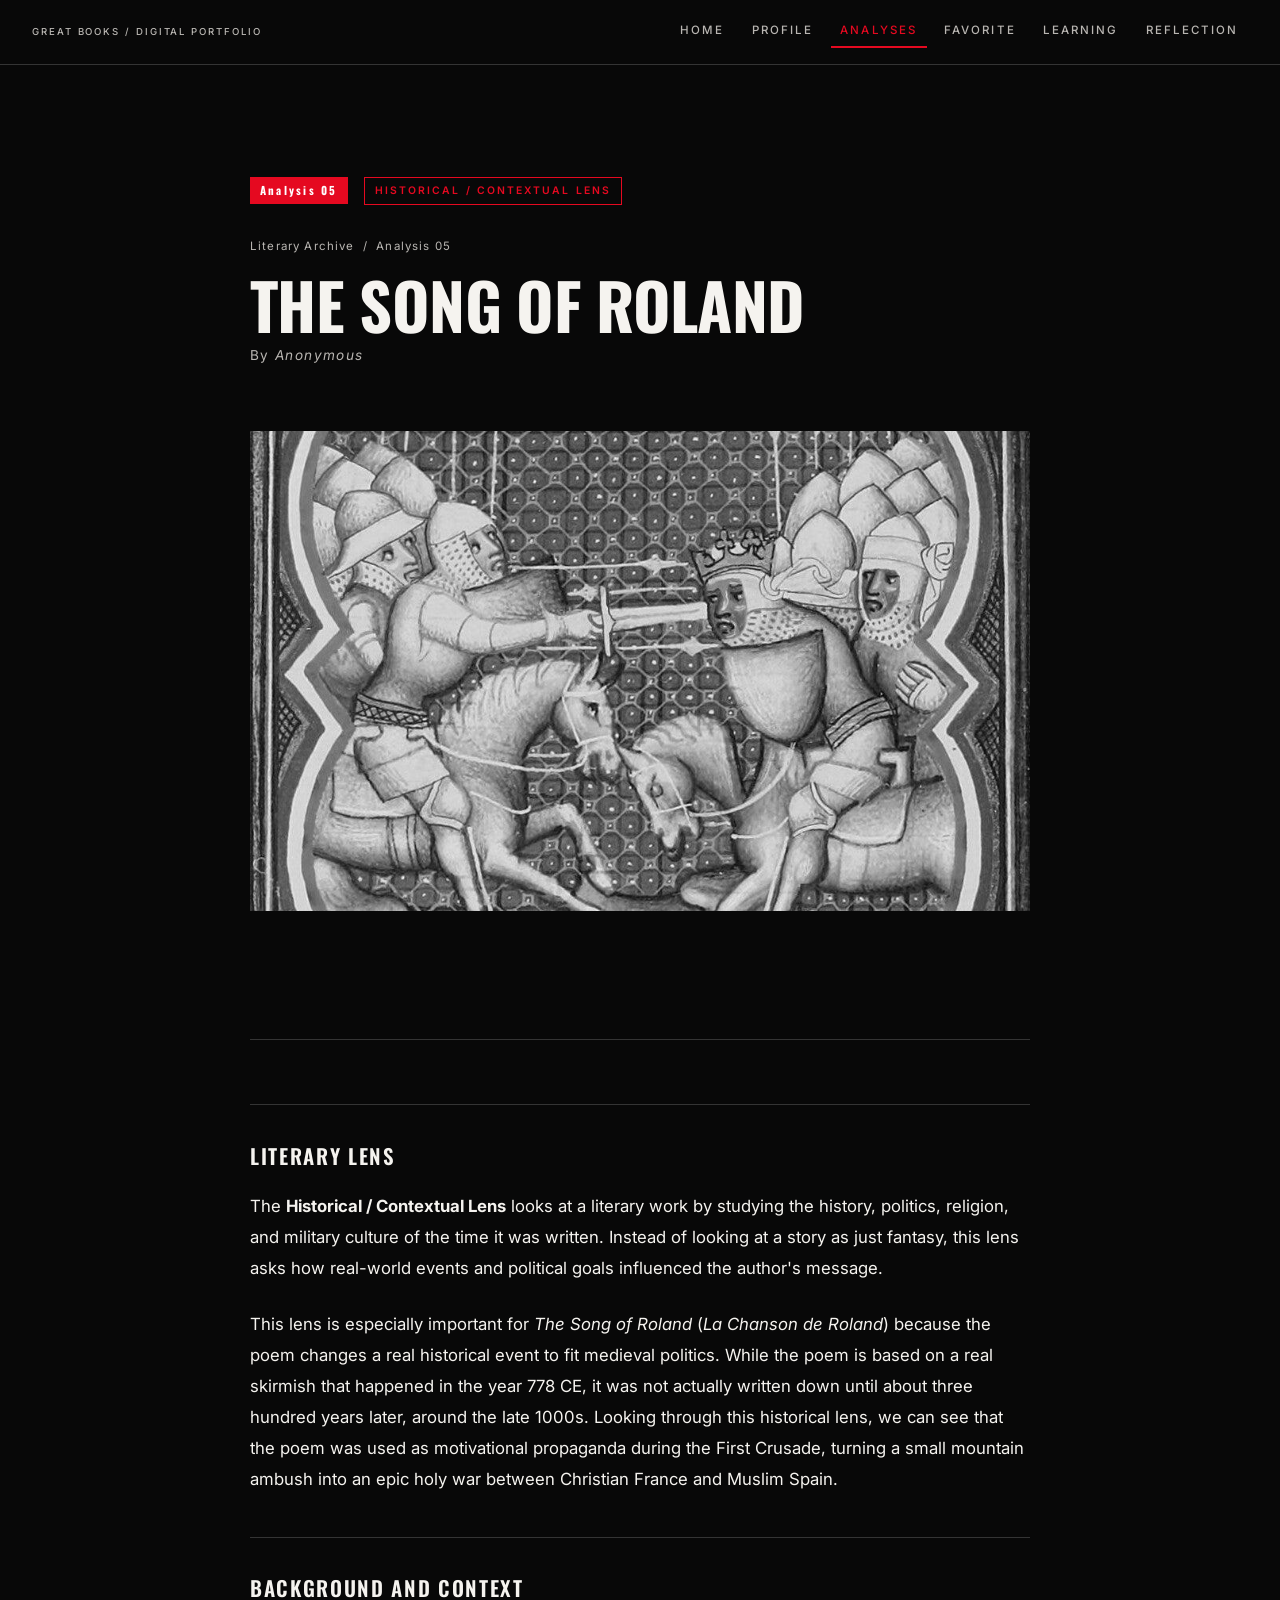
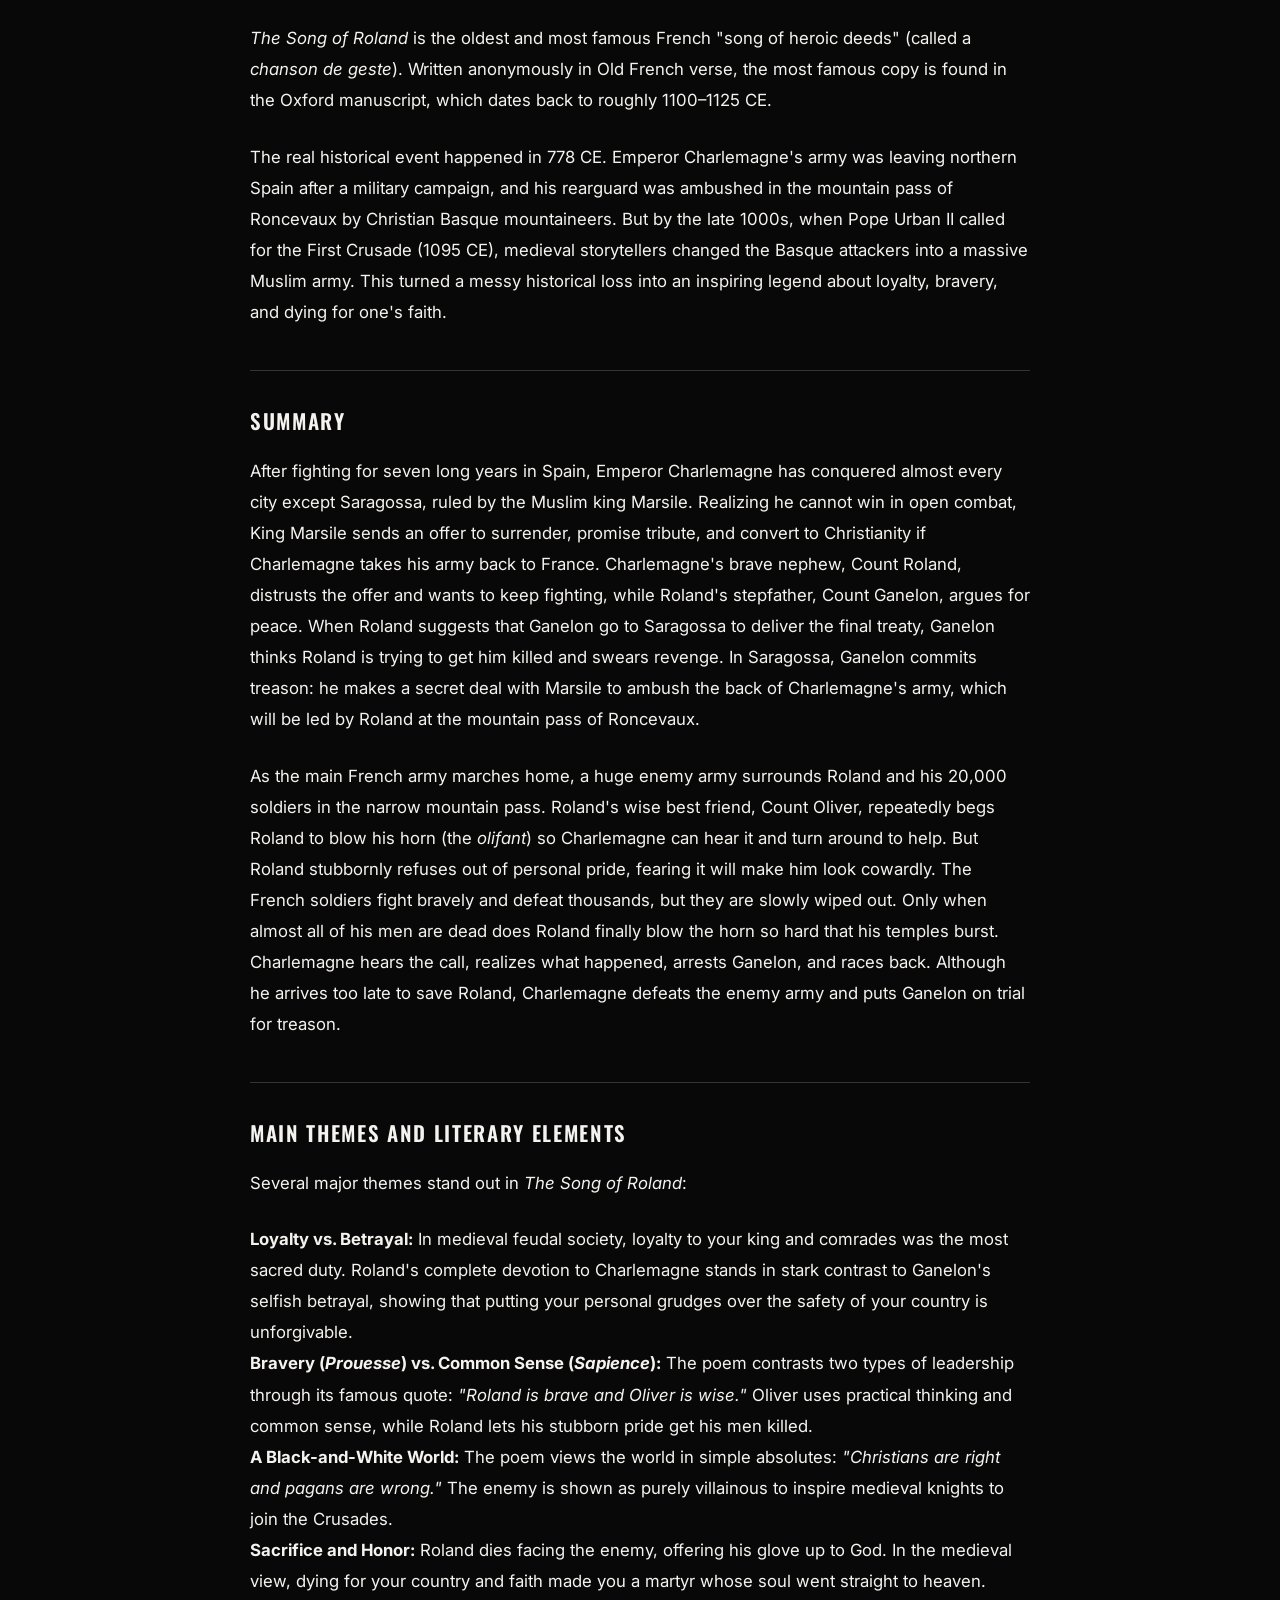
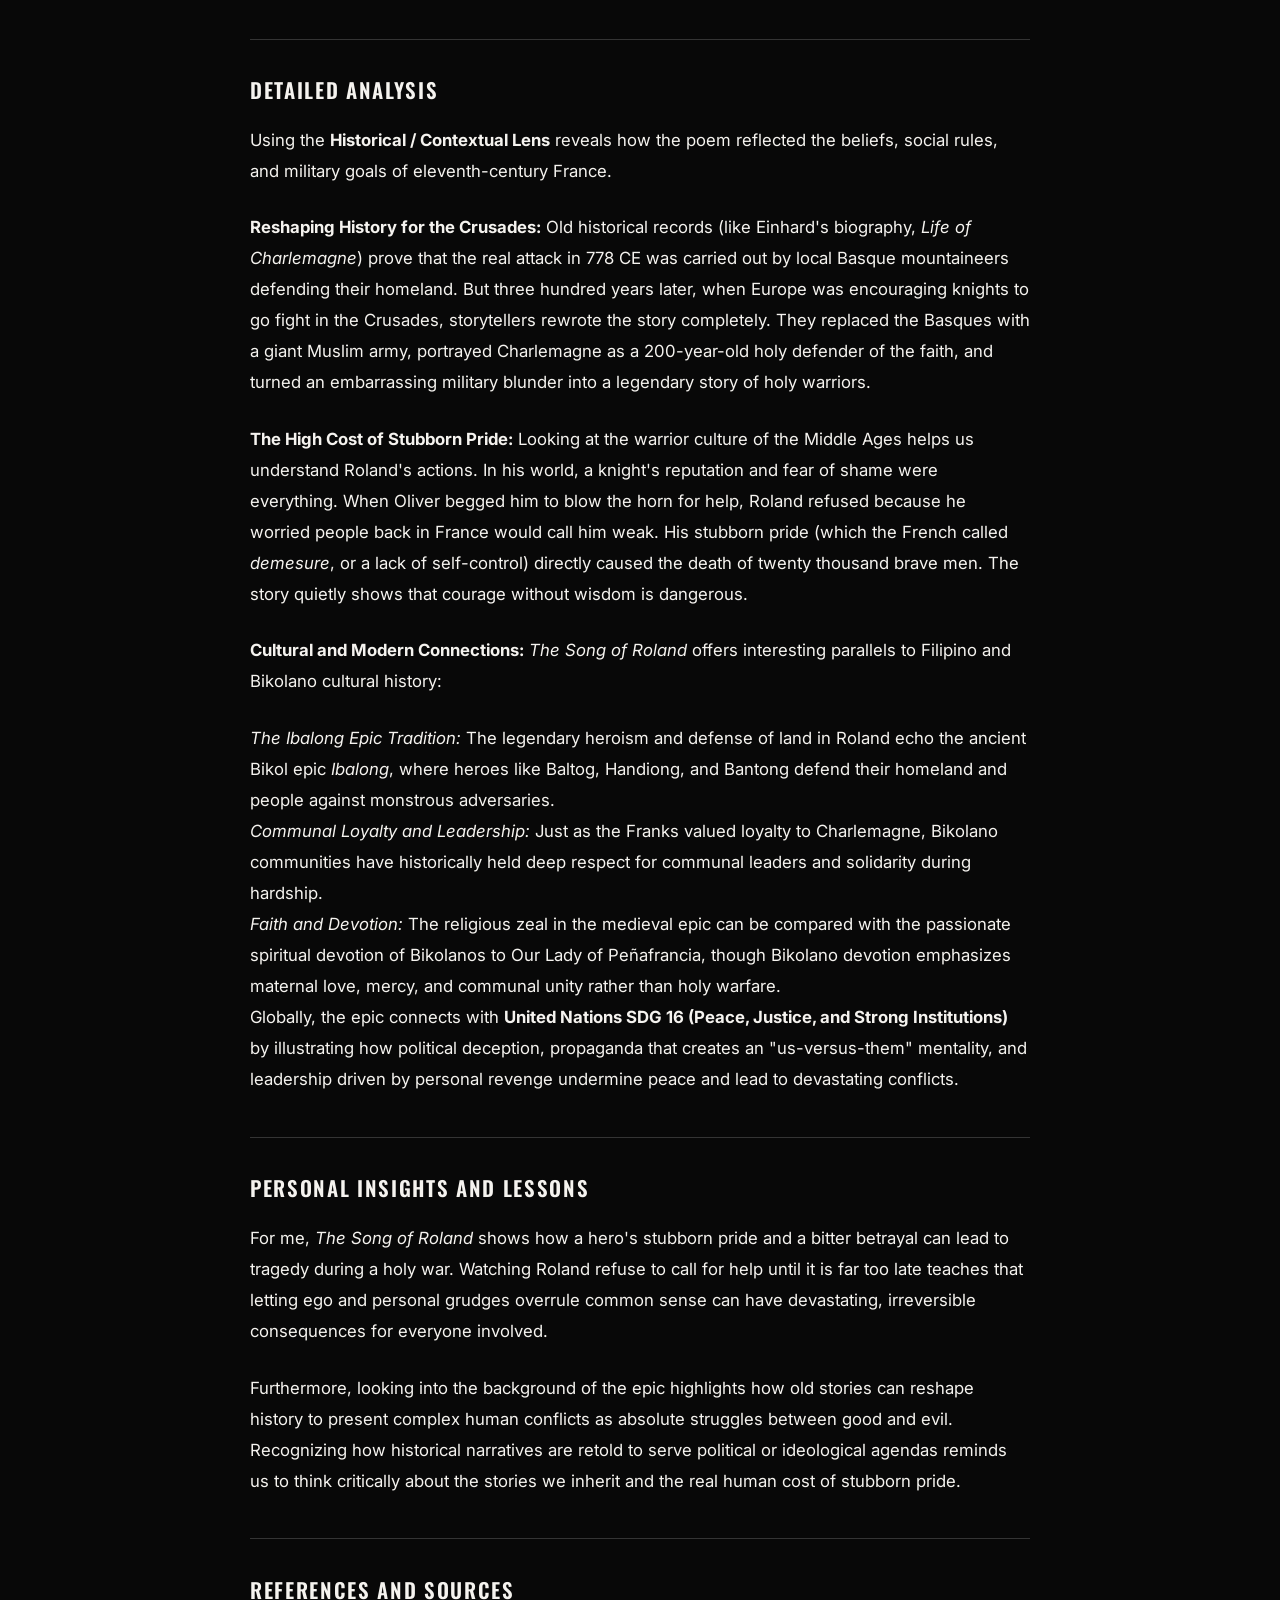
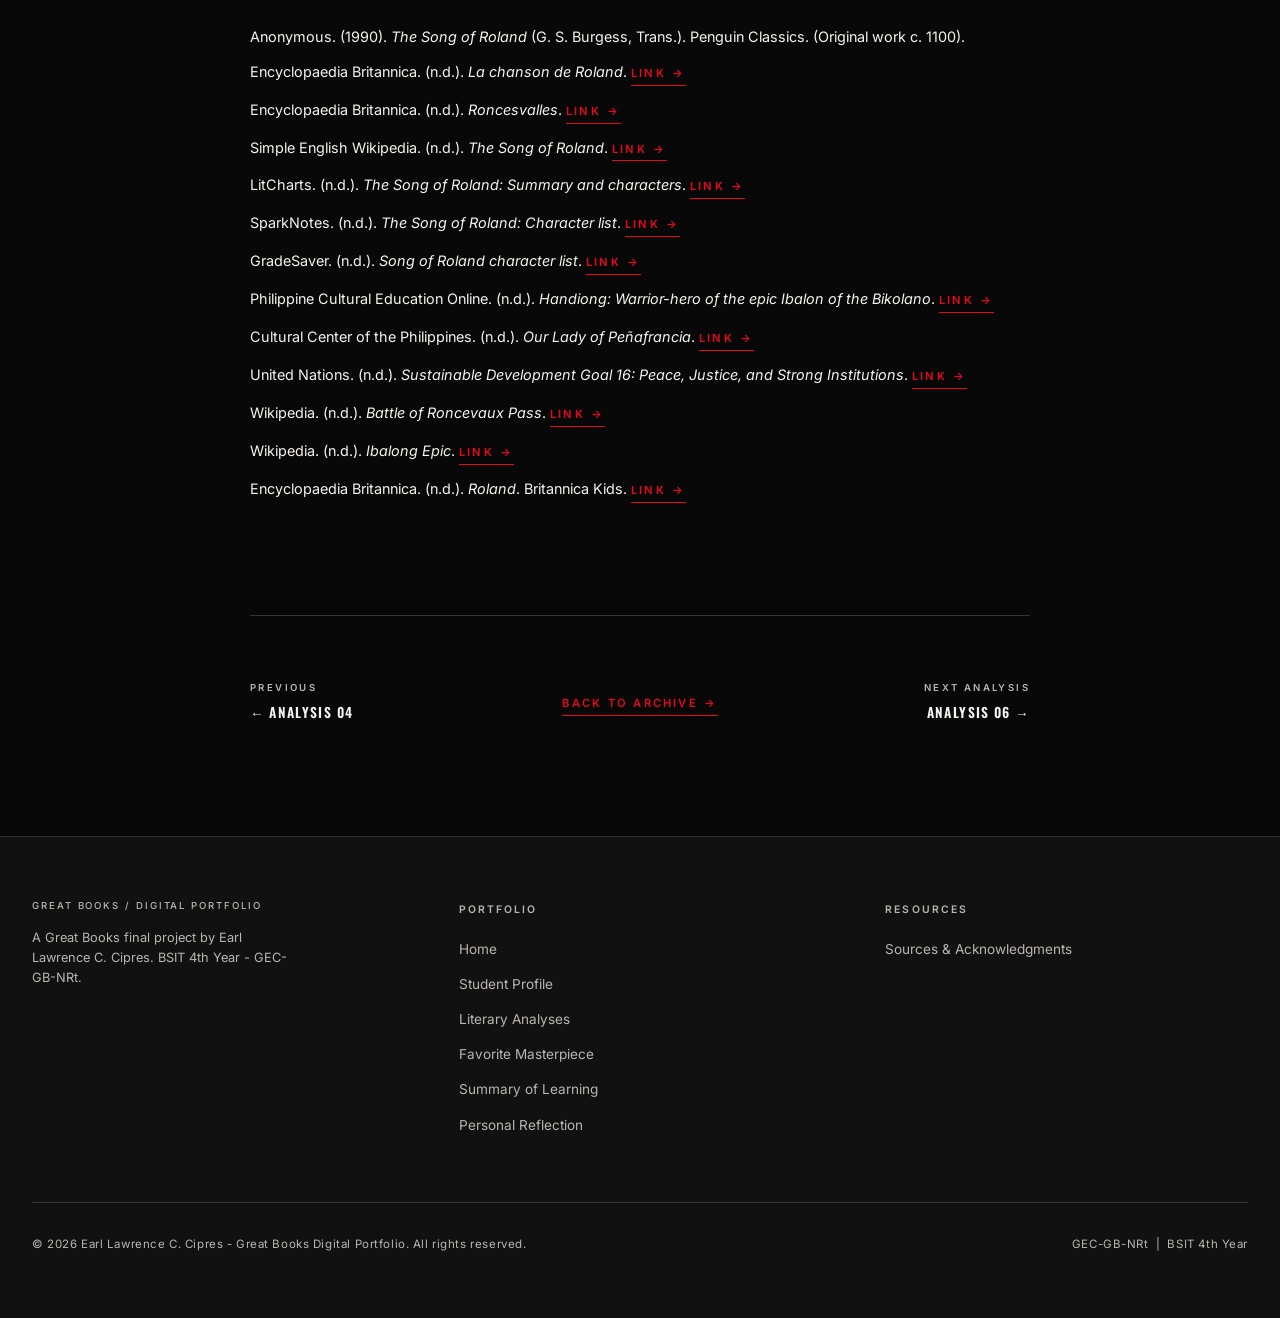
<file: analysis-5.html>
<!DOCTYPE html>
<html lang="en">
<head>
  <meta charset="UTF-8" />
  <meta name="viewport" content="width=device-width, initial-scale=1.0" />
  <title>Analysis 05 - The Song of Roland - My Literary Journey</title>
  <meta name="description" content="Literary analysis 05 of The Song of Roland by Anonymous through a Historical / Contextual Lens. Great Books Digital Portfolio by Earl Lawrence C. Cipres." />
  <link rel="stylesheet" href="css/styles.css" />
</head>
<body>

  <!-- HEADER -->
  <header class="site-header" role="banner">
    <div class="container">
      <div class="header-inner">
        <a href="index.html" class="brand" aria-label="My Literary Journey - Home">
          <span class="brand__label">Great Books / Digital Portfolio</span>
        </a>
        <nav class="nav-primary" aria-label="Primary navigation">
          <a href="index.html">Home</a>
          <a href="profile.html">Profile</a>
          <a href="analyses.html" class="active">Analyses</a>
          <a href="favorite.html">Favorite</a>
          <a href="learning.html">Learning</a>
          <a href="reflection.html">Reflection</a>
        </nav>
        <button class="nav-toggle" id="nav-toggle" aria-expanded="false" aria-controls="nav-mobile" aria-label="Open navigation">
          <span></span><span></span><span></span>
        </button>
      </div>
    </div>
    <nav class="nav-mobile" id="nav-mobile" aria-label="Mobile navigation">
      <a href="index.html">Home</a>
      <a href="profile.html">Profile</a>
      <a href="analyses.html" class="active">Analyses</a>
      <a href="favorite.html">Favorite</a>
      <a href="learning.html">Learning</a>
      <a href="reflection.html">Reflection</a>
      <a href="sources.html">Sources</a>
    </nav>
  </header>

  <main id="main-content">
    <div class="container" style="padding-block: var(--space-xl);">
      <div class="reading-width">

        <!-- Analysis Hero -->
        <header class="analysis-hero">

          <div class="analysis-hero-label">
            <span class="num-badge">Analysis 05</span>
            <span class="lens-tag">Historical / Contextual Lens</span>
          </div>

          <p style="font-size:0.72rem;color:var(--text-secondary);letter-spacing:0.1em;margin-bottom:var(--space-sm);">
            <a href="analyses.html" style="color:var(--text-secondary);transition:color 0.2s;" onmouseover="this.style.color='var(--accent-red)'" onmouseout="this.style.color='var(--text-secondary)'">Literary Archive</a>
            &nbsp;/&nbsp; Analysis 05
          </p>

          <h1 class="headline-lg">The Song of Roland</h1>

          <p style="font-family:var(--font-body);font-size:0.85rem;color:var(--text-secondary);letter-spacing:0.1em;margin-top:0.5rem;">
            By <em>Anonymous</em>
          </p>

          <!-- Hero Image -->
          <div class="analysis-img-wrap">
            <img
              src="assets/images/song-of-roland.jfif"
              alt="The Song of Roland - Anonymous"
              class="img-grayscale"
              style="width:100%;max-height:480px;object-fit:cover;display:block;"
              loading="lazy"
            />
          </div>

        </header>

        <!--
          =======================================================
           ANALYSIS BODY: The Song of Roland
          =======================================================
        -->
        <article class="analysis-body">

          <!-- ── SECTION 1: LITERARY LENS ──────────────────── -->
          <h2>Literary Lens</h2>
          <p>
            The <strong>Historical / Contextual Lens</strong> looks at a literary work by studying the history, politics, religion, and military culture of the time it was written. Instead of looking at a story as just fantasy, this lens asks how real-world events and political goals influenced the author's message.
          </p>
          <p>
            This lens is especially important for <em>The Song of Roland</em> (<em>La Chanson de Roland</em>) because the poem changes a real historical event to fit medieval politics. While the poem is based on a real skirmish that happened in the year 778 CE, it was not actually written down until about three hundred years later, around the late 1000s. Looking through this historical lens, we can see that the poem was used as motivational propaganda during the First Crusade, turning a small mountain ambush into an epic holy war between Christian France and Muslim Spain.
          </p>

          <!-- ── SECTION 2: BACKGROUND / CONTEXT ────────────── -->
          <h2>Background and Context</h2>
          <p>
            <em>The Song of Roland</em> is the oldest and most famous French "song of heroic deeds" (called a <em>chanson de geste</em>). Written anonymously in Old French verse, the most famous copy is found in the Oxford manuscript, which dates back to roughly 1100–1125 CE.
          </p>
          <p>
            The real historical event happened in 778 CE. Emperor Charlemagne's army was leaving northern Spain after a military campaign, and his rearguard was ambushed in the mountain pass of Roncevaux by Christian Basque mountaineers. But by the late 1000s, when Pope Urban II called for the First Crusade (1095 CE), medieval storytellers changed the Basque attackers into a massive Muslim army. This turned a messy historical loss into an inspiring legend about loyalty, bravery, and dying for one's faith.
          </p>

          <!-- ── SECTION 3: SUMMARY ───────────────────────────── -->
          <h2>Summary</h2>
          <p>
            After fighting for seven long years in Spain, Emperor Charlemagne has conquered almost every city except Saragossa, ruled by the Muslim king Marsile. Realizing he cannot win in open combat, King Marsile sends an offer to surrender, promise tribute, and convert to Christianity if Charlemagne takes his army back to France. Charlemagne's brave nephew, Count Roland, distrusts the offer and wants to keep fighting, while Roland's stepfather, Count Ganelon, argues for peace. When Roland suggests that Ganelon go to Saragossa to deliver the final treaty, Ganelon thinks Roland is trying to get him killed and swears revenge. In Saragossa, Ganelon commits treason: he makes a secret deal with Marsile to ambush the back of Charlemagne's army, which will be led by Roland at the mountain pass of Roncevaux.
          </p>
          <p>
            As the main French army marches home, a huge enemy army surrounds Roland and his 20,000 soldiers in the narrow mountain pass. Roland's wise best friend, Count Oliver, repeatedly begs Roland to blow his horn (the <em>olifant</em>) so Charlemagne can hear it and turn around to help. But Roland stubbornly refuses out of personal pride, fearing it will make him look cowardly. The French soldiers fight bravely and defeat thousands, but they are slowly wiped out. Only when almost all of his men are dead does Roland finally blow the horn so hard that his temples burst. Charlemagne hears the call, realizes what happened, arrests Ganelon, and races back. Although he arrives too late to save Roland, Charlemagne defeats the enemy army and puts Ganelon on trial for treason.
          </p>

          <!-- ── SECTION 4: MAIN THEMES AND LITERARY ELEMENTS ── -->
          <h2>Main Themes and Literary Elements</h2>
          <p>
            Several major themes stand out in <em>The Song of Roland</em>:
          </p>
          <ul>
            <li>
              <strong>Loyalty vs. Betrayal:</strong> In medieval feudal society, loyalty to your king and comrades was the most sacred duty. Roland's complete devotion to Charlemagne stands in stark contrast to Ganelon's selfish betrayal, showing that putting your personal grudges over the safety of your country is unforgivable.
            </li>
            <li>
              <strong>Bravery (<em>Prouesse</em>) vs. Common Sense (<em>Sapience</em>):</strong> The poem contrasts two types of leadership through its famous quote: <em>"Roland is brave and Oliver is wise."</em> Oliver uses practical thinking and common sense, while Roland lets his stubborn pride get his men killed.
            </li>
            <li>
              <strong>A Black-and-White World:</strong> The poem views the world in simple absolutes: <em>"Christians are right and pagans are wrong."</em> The enemy is shown as purely villainous to inspire medieval knights to join the Crusades.
            </li>
            <li>
              <strong>Sacrifice and Honor:</strong> Roland dies facing the enemy, offering his glove up to God. In the medieval view, dying for your country and faith made you a martyr whose soul went straight to heaven.
            </li>
          </ul>

          <!-- ── SECTION 5: DETAILED ANALYSIS ─────────────────── -->
          <h2>Detailed Analysis</h2>
          <p>
            Using the <strong>Historical / Contextual Lens</strong> reveals how the poem reflected the beliefs, social rules, and military goals of eleventh-century France.
          </p>
          <p>
            <strong>Reshaping History for the Crusades:</strong> Old historical records (like Einhard's biography, <em>Life of Charlemagne</em>) prove that the real attack in 778 CE was carried out by local Basque mountaineers defending their homeland. But three hundred years later, when Europe was encouraging knights to go fight in the Crusades, storytellers rewrote the story completely. They replaced the Basques with a giant Muslim army, portrayed Charlemagne as a 200-year-old holy defender of the faith, and turned an embarrassing military blunder into a legendary story of holy warriors.
          </p>
          <p>
            <strong>The High Cost of Stubborn Pride:</strong> Looking at the warrior culture of the Middle Ages helps us understand Roland's actions. In his world, a knight's reputation and fear of shame were everything. When Oliver begged him to blow the horn for help, Roland refused because he worried people back in France would call him weak. His stubborn pride (which the French called <em>demesure</em>, or a lack of self-control) directly caused the death of twenty thousand brave men. The story quietly shows that courage without wisdom is dangerous.
          </p>
          <p>
            <strong>Cultural and Modern Connections:</strong>
            <em>The Song of Roland</em> offers interesting parallels to Filipino and Bikolano cultural history:
          </p>
          <ul>
            <li>
              <em>The Ibalong Epic Tradition:</em> The legendary heroism and defense of land in Roland echo the ancient Bikol epic <em>Ibalong</em>, where heroes like Baltog, Handiong, and Bantong defend their homeland and people against monstrous adversaries.
            </li>
            <li>
              <em>Communal Loyalty and Leadership:</em> Just as the Franks valued loyalty to Charlemagne, Bikolano communities have historically held deep respect for communal leaders and solidarity during hardship.
            </li>
            <li>
              <em>Faith and Devotion:</em> The religious zeal in the medieval epic can be compared with the passionate spiritual devotion of Bikolanos to Our Lady of Peñafrancia, though Bikolano devotion emphasizes maternal love, mercy, and communal unity rather than holy warfare.
            </li>
          </ul>
          <p>
            Globally, the epic connects with <strong>United Nations SDG 16 (Peace, Justice, and Strong Institutions)</strong> by illustrating how political deception, propaganda that creates an "us-versus-them" mentality, and leadership driven by personal revenge undermine peace and lead to devastating conflicts.
          </p>

          <!-- ── SECTION 6: PERSONAL INSIGHTS AND LESSONS ─────── -->
          <h2>Personal Insights and Lessons</h2>
          <p>
            For me, <em>The Song of Roland</em> shows how a hero's stubborn pride and a bitter betrayal can lead to tragedy during a holy war. Watching Roland refuse to call for help until it is far too late teaches that letting ego and personal grudges overrule common sense can have devastating, irreversible consequences for everyone involved.
          </p>
          <p>
            Furthermore, looking into the background of the epic highlights how old stories can reshape history to present complex human conflicts as absolute struggles between good and evil. Recognizing how historical narratives are retold to serve political or ideological agendas reminds us to think critically about the stories we inherit and the real human cost of stubborn pride.
          </p>

          <!-- ── SECTION 7: REFERENCES AND SOURCES ────────────── -->
          <h2>References and Sources</h2>

          <ul>
            <li style="margin-bottom:0.75rem;font-size:0.9rem;line-height:1.6;">
              Anonymous. (1990). <em>The Song of Roland</em> (G. S. Burgess, Trans.). Penguin Classics. (Original work c. 1100).
            </li>
            <li style="margin-bottom:0.75rem;font-size:0.9rem;line-height:1.6;">
              Encyclopaedia Britannica. (n.d.). <em>La chanson de Roland</em>. <a href="https://www.britannica.com/topic/La-Chanson-de-Roland" target="_blank" rel="noopener" class="read-link">Link</a>
            </li>
            <li style="margin-bottom:0.75rem;font-size:0.9rem;line-height:1.6;">
              Encyclopaedia Britannica. (n.d.). <em>Roncesvalles</em>. <a href="https://www.britannica.com/place/Roncesvalles" target="_blank" rel="noopener" class="read-link">Link</a>
            </li>
            <li style="margin-bottom:0.75rem;font-size:0.9rem;line-height:1.6;">
              Simple English Wikipedia. (n.d.). <em>The Song of Roland</em>. <a href="https://simple.wikipedia.org/wiki/The_Song_of_Roland" target="_blank" rel="noopener" class="read-link">Link</a>
            </li>
            <li style="margin-bottom:0.75rem;font-size:0.9rem;line-height:1.6;">
              LitCharts. (n.d.). <em>The Song of Roland: Summary and characters</em>. <a href="https://www.litcharts.com/lit/the-song-of-roland" target="_blank" rel="noopener" class="read-link">Link</a>
            </li>
            <li style="margin-bottom:0.75rem;font-size:0.9rem;line-height:1.6;">
              SparkNotes. (n.d.). <em>The Song of Roland: Character list</em>. <a href="https://www.sparknotes.com/lit/songofroland/characters/" target="_blank" rel="noopener" class="read-link">Link</a>
            </li>
            <li style="margin-bottom:0.75rem;font-size:0.9rem;line-height:1.6;">
              GradeSaver. (n.d.). <em>Song of Roland character list</em>. <a href="https://www.gradesaver.com/song-of-roland/study-guide/character-list" target="_blank" rel="noopener" class="read-link">Link</a>
            </li>
            <li style="margin-bottom:0.75rem;font-size:0.9rem;line-height:1.6;">
              Philippine Cultural Education Online. (n.d.). <em>Handiong: Warrior-hero of the epic Ibalon of the Bikolano</em>. <a href="https://philippineculturaleducation.com.ph/?p=12141" target="_blank" rel="noopener" class="read-link">Link</a>
            </li>
            <li style="margin-bottom:0.75rem;font-size:0.9rem;line-height:1.6;">
              Cultural Center of the Philippines. (n.d.). <em>Our Lady of Peñafrancia</em>. <a href="https://epa.culturalcenter.gov.ph/3/82/2249" target="_blank" rel="noopener" class="read-link">Link</a>
            </li>
            <li style="margin-bottom:0.75rem;font-size:0.9rem;line-height:1.6;">
              United Nations. (n.d.). <em>Sustainable Development Goal 16: Peace, Justice, and Strong Institutions</em>. <a href="https://sierraleone.un.org/en/sdgs/16" target="_blank" rel="noopener" class="read-link">Link</a>
            </li>
             <li style="margin-bottom:0.75rem;font-size:0.9rem;line-height:1.6;">
               Wikipedia. (n.d.). <em>Battle of Roncevaux Pass</em>. <a href="https://en.wikipedia.org/wiki/Battle_of_Roncevaux_Pass" target="_blank" rel="noopener" class="read-link">Link</a>
             </li>
             <li style="margin-bottom:0.75rem;font-size:0.9rem;line-height:1.6;">
               Wikipedia. (n.d.). <em>Ibalong Epic</em>. <a href="https://en.wikipedia.org/wiki/Ibalong_Epic" target="_blank" rel="noopener" class="read-link">Link</a>
             </li>
             <li style="margin-bottom:0.75rem;font-size:0.9rem;line-height:1.6;">
               Encyclopaedia Britannica. (n.d.). <em>Roland</em>. Britannica Kids. <a href="https://kids.britannica.com/students/article/Roland/276769" target="_blank" rel="noopener" class="read-link">Link</a>
             </li>
           </ul>

        </article>

        <!-- Analysis Navigation -->
        <nav class="analysis-nav" aria-label="Analysis navigation">
          <div class="analysis-nav__prev">
            <span class="analysis-nav__label">Previous</span>
            <a href="analysis-4.html" class="analysis-nav__link">&#8592; Analysis 04</a>
          </div>
          <div class="analysis-nav__center">
            <a href="analyses.html" class="read-link">Back to Archive</a>
          </div>
          <div class="analysis-nav__next">
            <span class="analysis-nav__label">Next Analysis</span>
            <a href="analysis-6.html" class="analysis-nav__link">Analysis 06 &#8594;</a>
          </div>
        </nav>

      </div>
    </div>
  </main>

  <!-- FOOTER -->
  <footer class="site-footer" role="contentinfo">
    <div class="container">
      <div class="footer-inner">
        <div class="footer-brand">
          <a href="index.html" class="brand">
            <span class="brand__label">Great Books / Digital Portfolio</span>
          </a>
          <p>A Great Books final project by Earl Lawrence C. Cipres. BSIT 4th Year - GEC-GB-NRt.</p>
        </div>
        <nav class="footer-nav" aria-label="Footer portfolio sections">
          <h4>Portfolio</h4>
          <ul>
            <li><a href="index.html">Home</a></li>
            <li><a href="profile.html">Student Profile</a></li>
            <li><a href="analyses.html">Literary Analyses</a></li>
            <li><a href="favorite.html">Favorite Masterpiece</a></li>
            <li><a href="learning.html">Summary of Learning</a></li>
            <li><a href="reflection.html">Personal Reflection</a></li>
          </ul>
        </nav>
        <div class="footer-links">
          <h4>Resources</h4>
          <ul>
            <li><a href="sources.html">Sources &amp; Acknowledgments</a></li>
          </ul>
        </div>
      </div>
      <div class="footer-bottom">
        <p>&copy; 2026 Earl Lawrence C. Cipres - Great Books Digital Portfolio. All rights reserved.</p>
        <p>GEC-GB-NRt &nbsp;|&nbsp; BSIT 4th Year</p>
      </div>
    </div>
  </footer>

  <script src="js/main.js"></script>
</body>
</html>
</file>
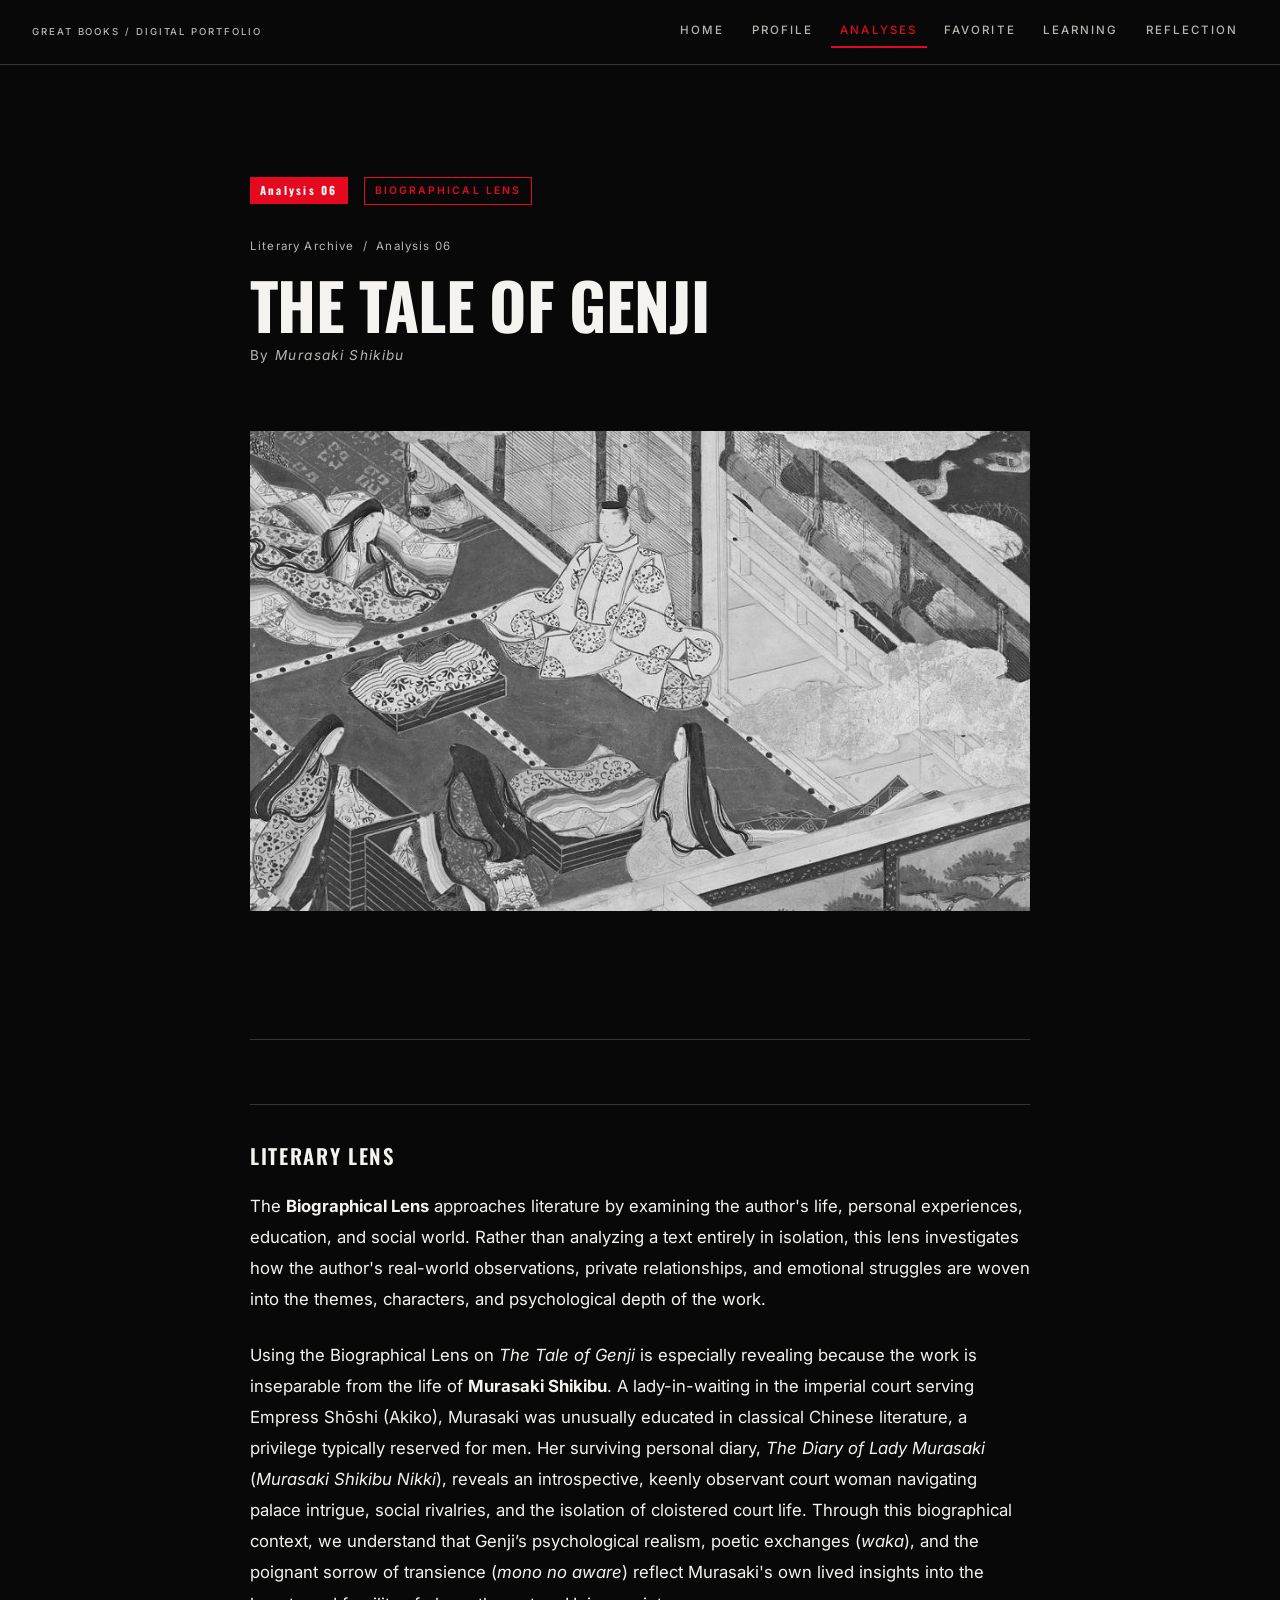
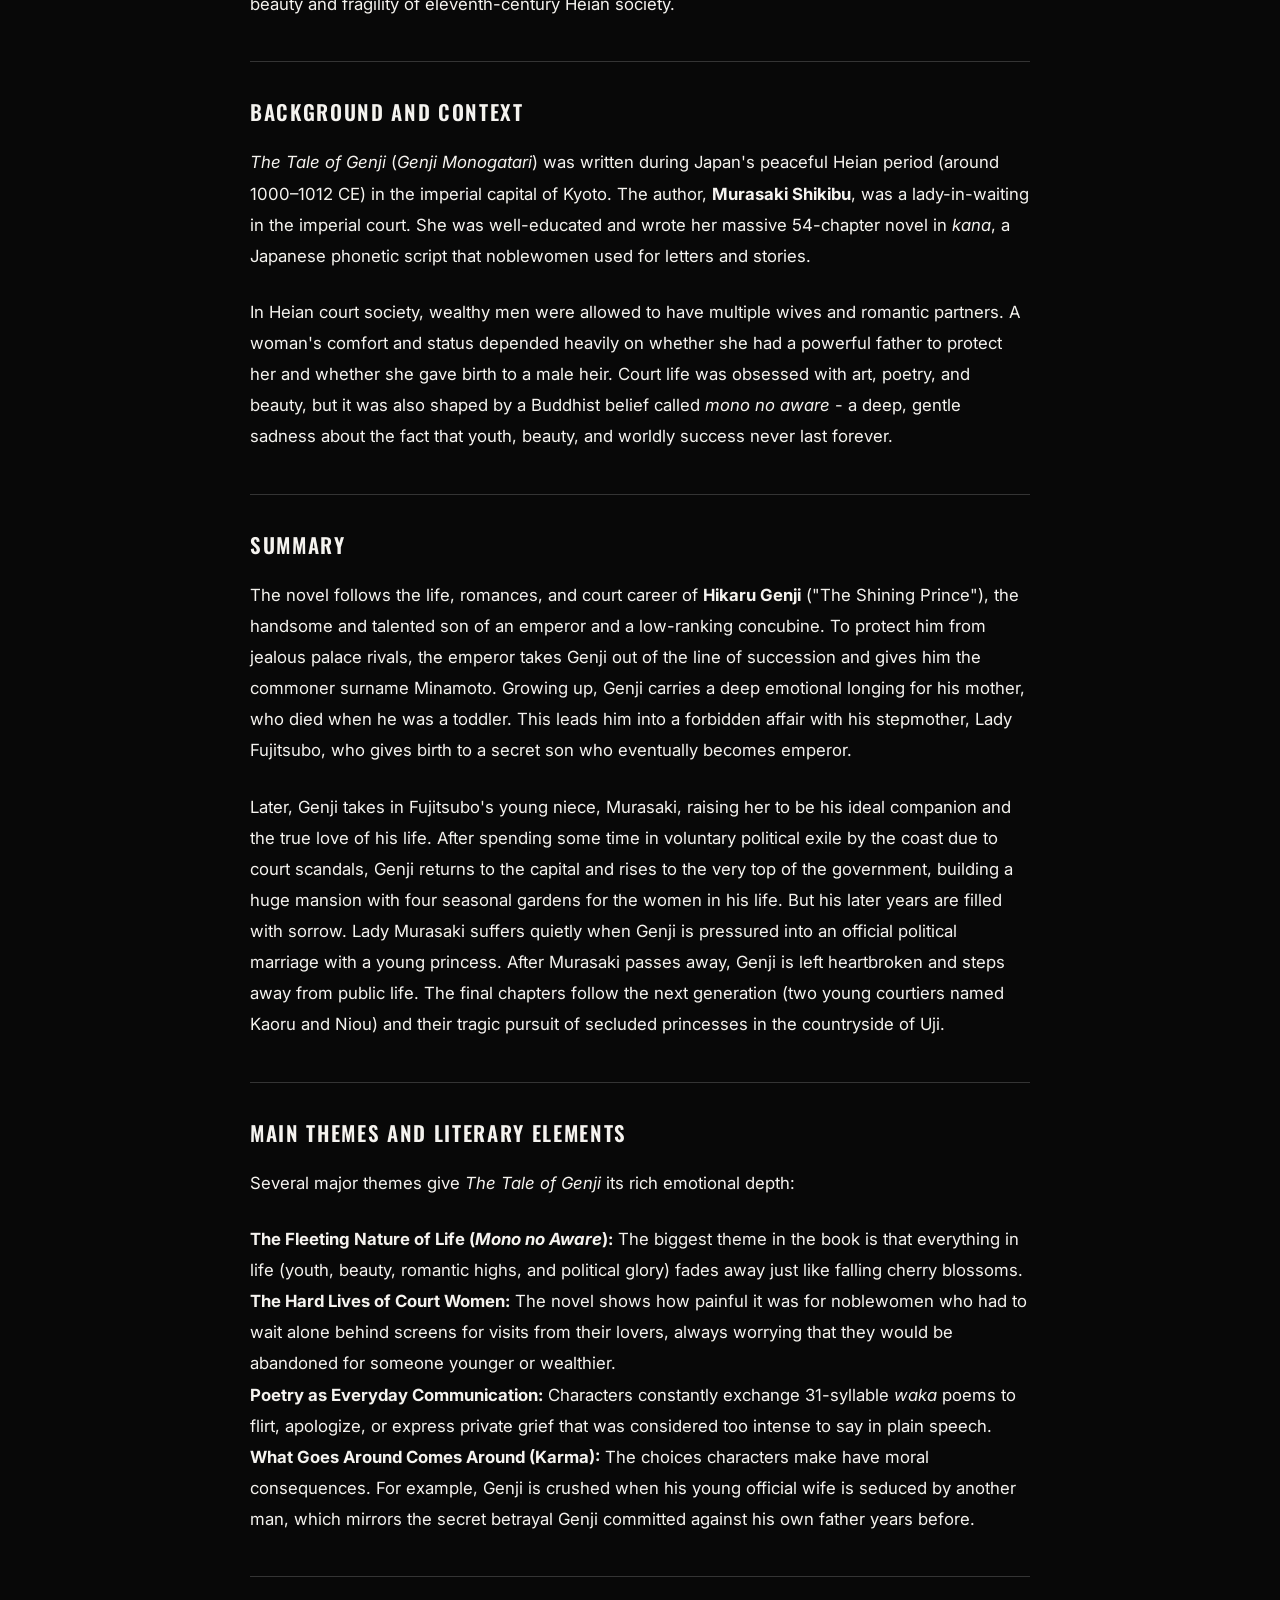
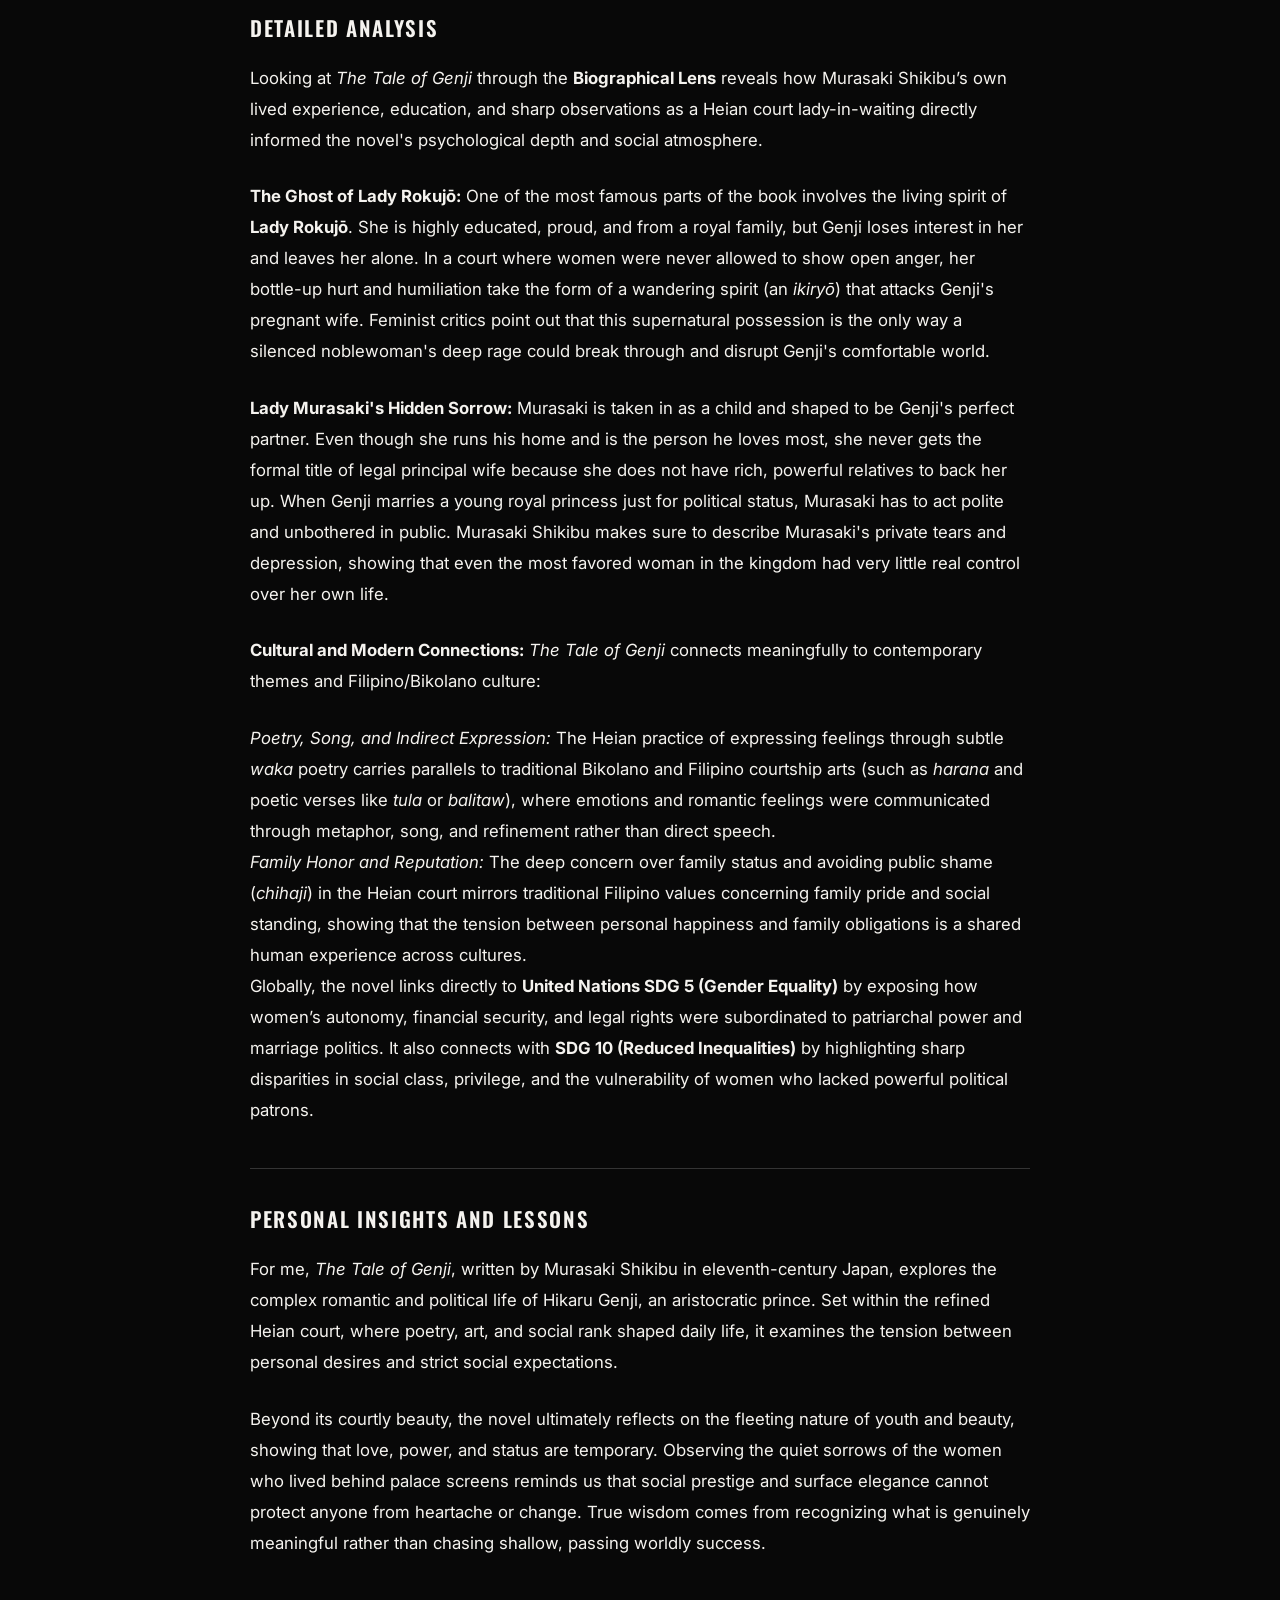
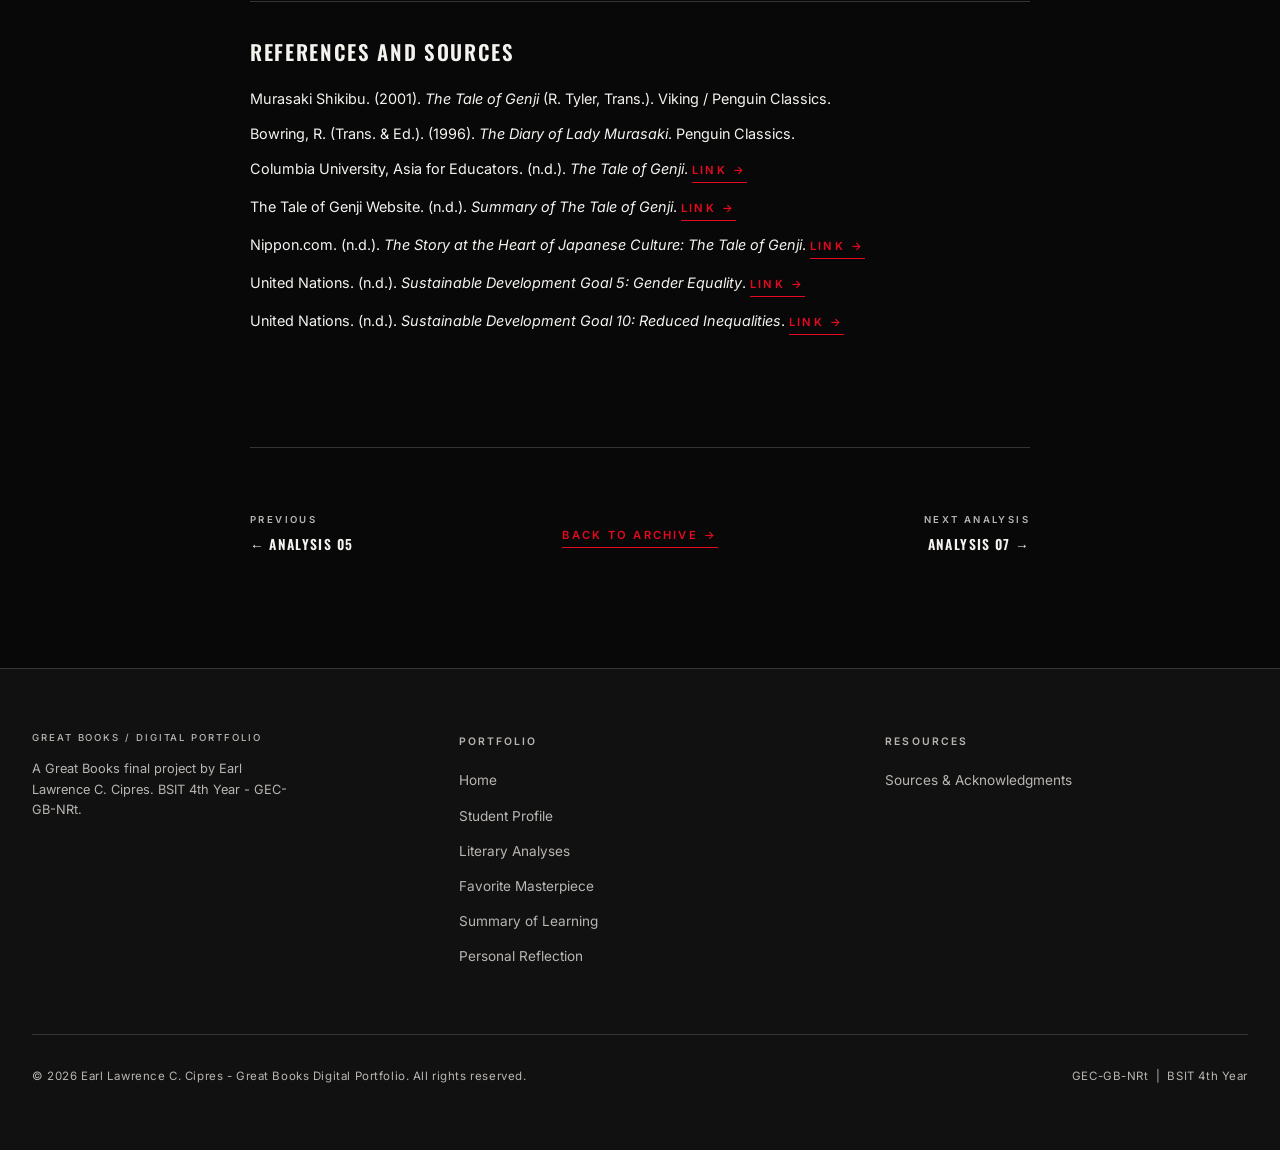
<file: analysis-6.html>
<!DOCTYPE html>
<html lang="en">

<head>
  <meta charset="UTF-8" />
  <meta name="viewport" content="width=device-width, initial-scale=1.0" />
  <title>Analysis 06 - The Tale of Genji - My Literary Journey</title>
  <meta name="description"
    content="Literary analysis 06 of The Tale of Genji by Murasaki Shikibu through a Biographical Lens. Great Books Digital Portfolio by Earl Lawrence C. Cipres." />
  <link rel="stylesheet" href="css/styles.css" />
</head>

<body>

  <!-- HEADER -->
  <header class="site-header" role="banner">
    <div class="container">
      <div class="header-inner">
        <a href="index.html" class="brand" aria-label="My Literary Journey - Home">
          <span class="brand__label">Great Books / Digital Portfolio</span>
        </a>
        <nav class="nav-primary" aria-label="Primary navigation">
          <a href="index.html">Home</a>
          <a href="profile.html">Profile</a>
          <a href="analyses.html" class="active">Analyses</a>
          <a href="favorite.html">Favorite</a>
          <a href="learning.html">Learning</a>
          <a href="reflection.html">Reflection</a>
        </nav>
        <button class="nav-toggle" id="nav-toggle" aria-expanded="false" aria-controls="nav-mobile"
          aria-label="Open navigation">
          <span></span><span></span><span></span>
        </button>
      </div>
    </div>
    <nav class="nav-mobile" id="nav-mobile" aria-label="Mobile navigation">
      <a href="index.html">Home</a>
      <a href="profile.html">Profile</a>
      <a href="analyses.html" class="active">Analyses</a>
      <a href="favorite.html">Favorite</a>
      <a href="learning.html">Learning</a>
      <a href="reflection.html">Reflection</a>
      <a href="sources.html">Sources</a>
    </nav>
  </header>

  <main id="main-content">
    <div class="container" style="padding-block: var(--space-xl);">
      <div class="reading-width">

        <!-- Analysis Hero -->
        <header class="analysis-hero">

          <div class="analysis-hero-label">
            <span class="num-badge">Analysis 06</span>
            <span class="lens-tag">Biographical Lens</span>
          </div>

          <p style="font-size:0.72rem;color:var(--text-secondary);letter-spacing:0.1em;margin-bottom:var(--space-sm);">
            <a href="analyses.html" style="color:var(--text-secondary);transition:color 0.2s;"
              onmouseover="this.style.color='var(--accent-red)'"
              onmouseout="this.style.color='var(--text-secondary)'">Literary Archive</a>
            &nbsp;/&nbsp; Analysis 06
          </p>

          <h1 class="headline-lg">The Tale of Genji</h1>

          <p
            style="font-family:var(--font-body);font-size:0.85rem;color:var(--text-secondary);letter-spacing:0.1em;margin-top:0.5rem;">
            By <em>Murasaki Shikibu</em>
          </p>

          <!-- Hero Image -->
          <div class="analysis-img-wrap">
            <img src="assets/images/tale-of-genji.jfif" alt="The Tale of Genji - Murasaki Shikibu" class="img-grayscale"
              style="width:100%;max-height:480px;object-fit:cover;display:block;" loading="lazy" />
          </div>

        </header>

        <!--
          =======================================================
           ANALYSIS BODY: The Tale of Genji
          =======================================================
        -->
        <article class="analysis-body">

          <!-- ── SECTION 1: LITERARY LENS ──────────────────── -->
          <h2>Literary Lens</h2>
          <p>
            The <strong>Biographical Lens</strong> approaches literature by examining the author's life, personal
            experiences, education, and social world. Rather than analyzing a text entirely in isolation, this lens
            investigates how the author's real-world observations, private relationships, and emotional struggles
            are woven into the themes, characters, and psychological depth of the work.
          </p>
          <p>
            Using the Biographical Lens on <em>The Tale of Genji</em> is especially revealing because the work is inseparable
            from the life of <strong>Murasaki Shikibu</strong>. A lady-in-waiting in the imperial court serving Empress
            Shōshi (Akiko), Murasaki was unusually educated in classical Chinese literature, a privilege typically
            reserved for men. Her surviving personal diary, <em>The Diary of Lady Murasaki</em> (<em>Murasaki Shikibu Nikki</em>),
            reveals an introspective, keenly observant court woman navigating palace intrigue, social rivalries, and the
            isolation of cloistered court life. Through this biographical context, we understand that Genji’s psychological
            realism, poetic exchanges (<em>waka</em>), and the poignant sorrow of transience (<em>mono no aware</em>) reflect
            Murasaki's own lived insights into the beauty and fragility of eleventh-century Heian society.
          </p>

          <!-- ── SECTION 2: BACKGROUND / CONTEXT ────────────── -->
          <h2>Background and Context</h2>
          <p>
            <em>The Tale of Genji</em> (<em>Genji Monogatari</em>) was written during Japan's peaceful Heian period (around 1000–1012 CE) in the imperial capital of Kyoto. The author, <strong>Murasaki Shikibu</strong>, was a lady-in-waiting in the imperial court. She was well-educated and wrote her massive 54-chapter novel in <em>kana</em>, a Japanese phonetic script that noblewomen used for letters and stories.
          </p>
          <p>
            In Heian court society, wealthy men were allowed to have multiple wives and romantic partners. A woman's comfort and status depended heavily on whether she had a powerful father to protect her and whether she gave birth to a male heir. Court life was obsessed with art, poetry, and beauty, but it was also shaped by a Buddhist belief called <em>mono no aware</em> - a deep, gentle sadness about the fact that youth, beauty, and worldly success never last forever.
          </p>

          <!-- ── SECTION 3: SUMMARY ───────────────────────────── -->
          <h2>Summary</h2>
          <p>
            The novel follows the life, romances, and court career of <strong>Hikaru Genji</strong> ("The Shining Prince"), the handsome and talented son of an emperor and a low-ranking concubine. To protect him from jealous palace rivals, the emperor takes Genji out of the line of succession and gives him the commoner surname Minamoto. Growing up, Genji carries a deep emotional longing for his mother, who died when he was a toddler. This leads him into a forbidden affair with his stepmother, Lady Fujitsubo, who gives birth to a secret son who eventually becomes emperor.
          </p>
          <p>
            Later, Genji takes in Fujitsubo's young niece, Murasaki, raising her to be his ideal companion and the true love of his life. After spending some time in voluntary political exile by the coast due to court scandals, Genji returns to the capital and rises to the very top of the government, building a huge mansion with four seasonal gardens for the women in his life. But his later years are filled with sorrow. Lady Murasaki suffers quietly when Genji is pressured into an official political marriage with a young princess. After Murasaki passes away, Genji is left heartbroken and steps away from public life. The final chapters follow the next generation (two young courtiers named Kaoru and Niou) and their tragic pursuit of secluded princesses in the countryside of Uji.
          </p>

          <!-- ── SECTION 4: MAIN THEMES AND LITERARY ELEMENTS ── -->
          <h2>Main Themes and Literary Elements</h2>
          <p>
            Several major themes give <em>The Tale of Genji</em> its rich emotional depth:
          </p>
          <ul>
            <li>
              <strong>The Fleeting Nature of Life (<em>Mono no Aware</em>):</strong> The biggest theme in the book is that everything in life (youth, beauty, romantic highs, and political glory) fades away just like falling cherry blossoms.
            </li>
            <li>
              <strong>The Hard Lives of Court Women:</strong> The novel shows how painful it was for noblewomen who had to wait alone behind screens for visits from their lovers, always worrying that they would be abandoned for someone younger or wealthier.
            </li>
            <li>
              <strong>Poetry as Everyday Communication:</strong> Characters constantly exchange 31-syllable <em>waka</em> poems to flirt, apologize, or express private grief that was considered too intense to say in plain speech.
            </li>
            <li>
              <strong>What Goes Around Comes Around (Karma):</strong> The choices characters make have moral consequences. For example, Genji is crushed when his young official wife is seduced by another man, which mirrors the secret betrayal Genji committed against his own father years before.
            </li>
          </ul>

          <!-- ── SECTION 5: DETAILED ANALYSIS ─────────────────── -->
          <h2>Detailed Analysis</h2>
          <p>
            Looking at <em>The Tale of Genji</em> through the <strong>Biographical Lens</strong> reveals how Murasaki Shikibu’s own lived experience, education, and sharp observations as a Heian court lady-in-waiting directly informed the novel's psychological depth and social atmosphere.
          </p>
          <p>
            <strong>The Ghost of Lady Rokujō:</strong> One of the most famous parts of the book involves the living spirit of <strong>Lady Rokujō</strong>. She is highly educated, proud, and from a royal family, but Genji loses interest in her and leaves her alone. In a court where women were never allowed to show open anger, her bottle-up hurt and humiliation take the form of a wandering spirit (an <em>ikiryō</em>) that attacks Genji's pregnant wife. Feminist critics point out that this supernatural possession is the only way a silenced noblewoman's deep rage could break through and disrupt Genji's comfortable world.
          </p>
          <p>
            <strong>Lady Murasaki's Hidden Sorrow:</strong> Murasaki is taken in as a child and shaped to be Genji's perfect partner. Even though she runs his home and is the person he loves most, she never gets the formal title of legal principal wife because she does not have rich, powerful relatives to back her up. When Genji marries a young royal princess just for political status, Murasaki has to act polite and unbothered in public. Murasaki Shikibu makes sure to describe Murasaki's private tears and depression, showing that even the most favored woman in the kingdom had very little real control over her own life.
          </p>
          <p>
            <strong>Cultural and Modern Connections:</strong>
            <em>The Tale of Genji</em> connects meaningfully to contemporary themes and Filipino/Bikolano culture:
          </p>
          <ul>
            <li>
              <em>Poetry, Song, and Indirect Expression:</em> The Heian practice of expressing feelings through subtle <em>waka</em> poetry carries parallels to traditional Bikolano and Filipino courtship arts (such as <em>harana</em> and poetic verses like <em>tula</em> or <em>balitaw</em>), where emotions and romantic feelings were communicated through metaphor, song, and refinement rather than direct speech.
            </li>
            <li>
              <em>Family Honor and Reputation:</em> The deep concern over family status and avoiding public shame (<em>chihaji</em>) in the Heian court mirrors traditional Filipino values concerning family pride and social standing, showing that the tension between personal happiness and family obligations is a shared human experience across cultures.
            </li>
          </ul>
          <p>
            Globally, the novel links directly to <strong>United Nations SDG 5 (Gender Equality)</strong> by exposing how women’s autonomy, financial security, and legal rights were subordinated to patriarchal power and marriage politics. It also connects with <strong>SDG 10 (Reduced Inequalities)</strong> by highlighting sharp disparities in social class, privilege, and the vulnerability of women who lacked powerful political patrons.
          </p>

          <!-- ── SECTION 6: PERSONAL INSIGHTS AND LESSONS ─────── -->
          <h2>Personal Insights and Lessons</h2>
          <p>
            For me, <em>The Tale of Genji</em>, written by Murasaki Shikibu in eleventh-century Japan, explores the complex romantic and political life of Hikaru Genji, an aristocratic prince. Set within the refined Heian court, where poetry, art, and social rank shaped daily life, it examines the tension between personal desires and strict social expectations.
          </p>
          <p>
            Beyond its courtly beauty, the novel ultimately reflects on the fleeting nature of youth and beauty, showing that love, power, and status are temporary. Observing the quiet sorrows of the women who lived behind palace screens reminds us that social prestige and surface elegance cannot protect anyone from heartache or change. True wisdom comes from recognizing what is genuinely meaningful rather than chasing shallow, passing worldly success.
          </p>

          <!-- ── SECTION 7: REFERENCES AND SOURCES ────────────── -->
          <h2>References and Sources</h2>

          <ul>
            <li style="margin-bottom:0.75rem;font-size:0.9rem;line-height:1.6;">
              Murasaki Shikibu. (2001). <em>The Tale of Genji</em> (R. Tyler, Trans.). Viking / Penguin Classics.
            </li>
            <li style="margin-bottom:0.75rem;font-size:0.9rem;line-height:1.6;">
              Bowring, R. (Trans. &amp; Ed.). (1996). <em>The Diary of Lady Murasaki</em>. Penguin Classics.
            </li>
            <li style="margin-bottom:0.75rem;font-size:0.9rem;line-height:1.6;">
              Columbia University, Asia for Educators. (n.d.). <em>The Tale of Genji</em>. <a href="https://afe.easia.columbia.edu/special/japan_600ce_genji.htm" target="_blank" rel="noopener" class="read-link">Link</a>
            </li>
            <li style="margin-bottom:0.75rem;font-size:0.9rem;line-height:1.6;">
              The Tale of Genji Website. (n.d.). <em>Summary of The Tale of Genji</em>. <a href="https://www.taleofgenji.org/summary" target="_blank" rel="noopener" class="read-link">Link</a>
            </li>
            <li style="margin-bottom:0.75rem;font-size:0.9rem;line-height:1.6;">
              Nippon.com. (n.d.). <em>The Story at the Heart of Japanese Culture: The Tale of Genji</em>. <a href="https://www.nippon.com/en/japan-topics/g00690/the-story-at-the-heart-of-japanese-culture-the-tale-of-genji.html" target="_blank" rel="noopener" class="read-link">Link</a>
            </li>
            <li style="margin-bottom:0.75rem;font-size:0.9rem;line-height:1.6;">
              United Nations. (n.d.). <em>Sustainable Development Goal 5: Gender Equality</em>. <a href="https://sdgs.un.org/goals/goal5" target="_blank" rel="noopener" class="read-link">Link</a>
            </li>
            <li style="margin-bottom:0.75rem;font-size:0.9rem;line-height:1.6;">
              United Nations. (n.d.). <em>Sustainable Development Goal 10: Reduced Inequalities</em>. <a href="https://sdgs.un.org/goals/goal10" target="_blank" rel="noopener" class="read-link">Link</a>
            </li>
          </ul>

        </article>

        <!-- Analysis Navigation -->
        <nav class="analysis-nav" aria-label="Analysis navigation">
          <div class="analysis-nav__prev">
            <span class="analysis-nav__label">Previous</span>
            <a href="analysis-5.html" class="analysis-nav__link">&#8592; Analysis 05</a>
          </div>
          <div class="analysis-nav__center">
            <a href="analyses.html" class="read-link">Back to Archive</a>
          </div>
          <div class="analysis-nav__next">
            <span class="analysis-nav__label">Next Analysis</span>
            <a href="analysis-7.html" class="analysis-nav__link">Analysis 07 &#8594;</a>
          </div>
        </nav>

      </div>
    </div>
  </main>

  <!-- FOOTER -->
  <footer class="site-footer" role="contentinfo">
    <div class="container">
      <div class="footer-inner">
        <div class="footer-brand">
          <a href="index.html" class="brand">
            <span class="brand__label">Great Books / Digital Portfolio</span>
          </a>
          <p>A Great Books final project by Earl Lawrence C. Cipres. BSIT 4th Year - GEC-GB-NRt.</p>
        </div>
        <nav class="footer-nav" aria-label="Footer portfolio sections">
          <h4>Portfolio</h4>
          <ul>
            <li><a href="index.html">Home</a></li>
            <li><a href="profile.html">Student Profile</a></li>
            <li><a href="analyses.html">Literary Analyses</a></li>
            <li><a href="favorite.html">Favorite Masterpiece</a></li>
            <li><a href="learning.html">Summary of Learning</a></li>
            <li><a href="reflection.html">Personal Reflection</a></li>
          </ul>
        </nav>
        <div class="footer-links">
          <h4>Resources</h4>
          <ul>
            <li><a href="sources.html">Sources &amp; Acknowledgments</a></li>
          </ul>
        </div>
      </div>
      <div class="footer-bottom">
        <p>&copy; 2026 Earl Lawrence C. Cipres - Great Books Digital Portfolio. All rights reserved.</p>
        <p>GEC-GB-NRt &nbsp;|&nbsp; BSIT 4th Year</p>
      </div>
    </div>
  </footer>

  <script src="js/main.js"></script>
</body>

</html>
</file>
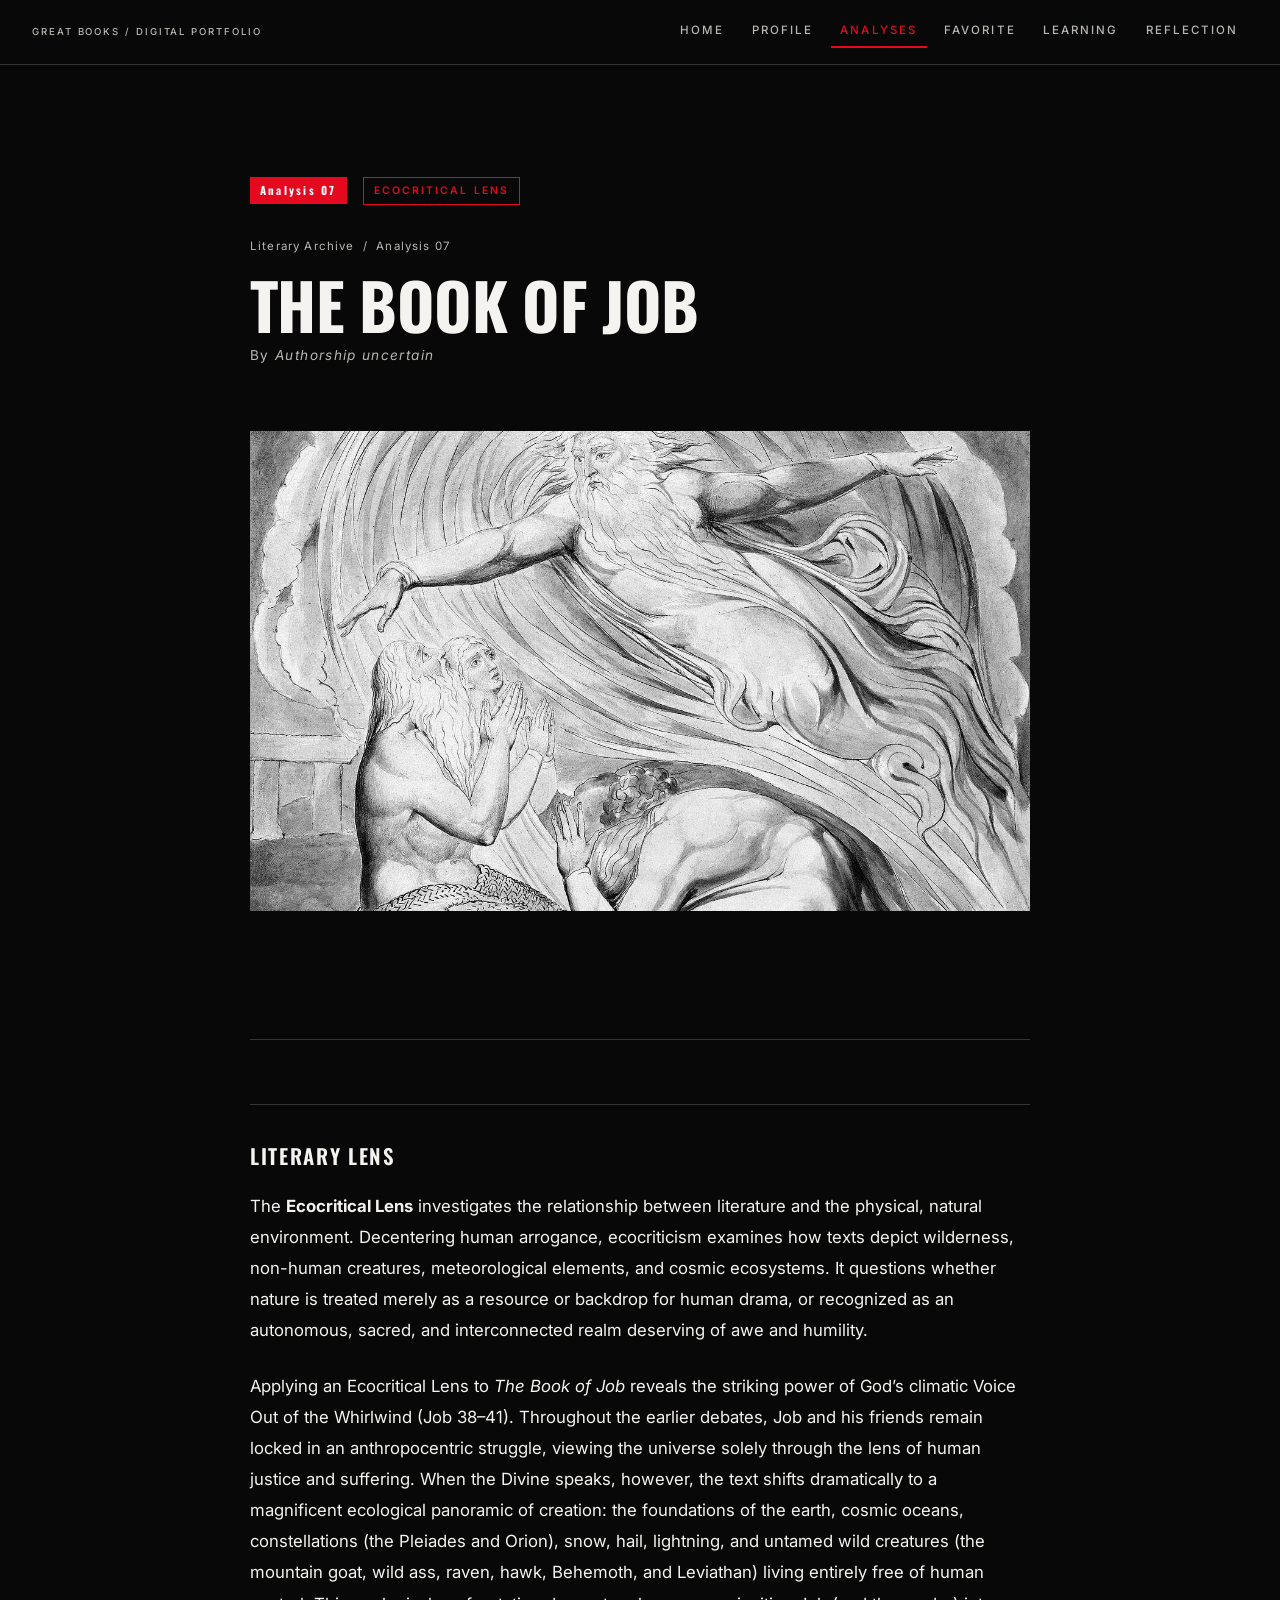
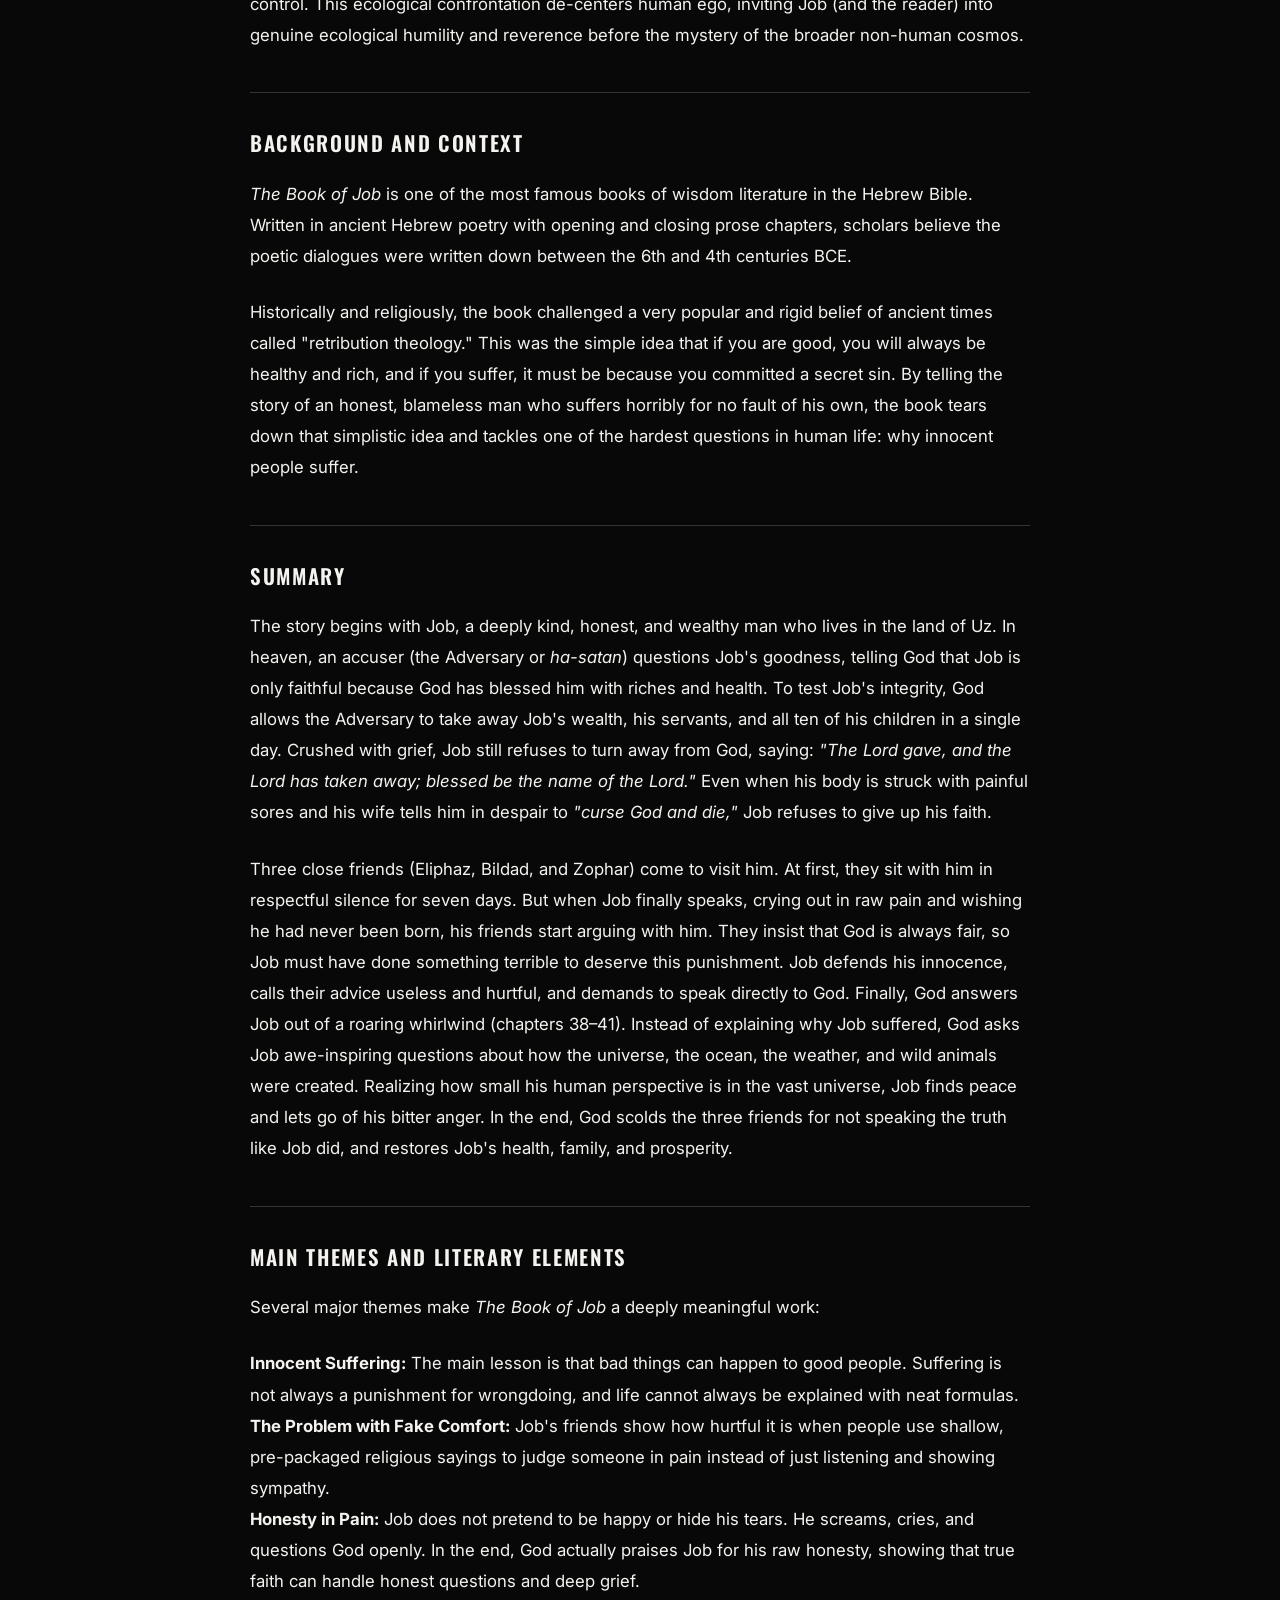
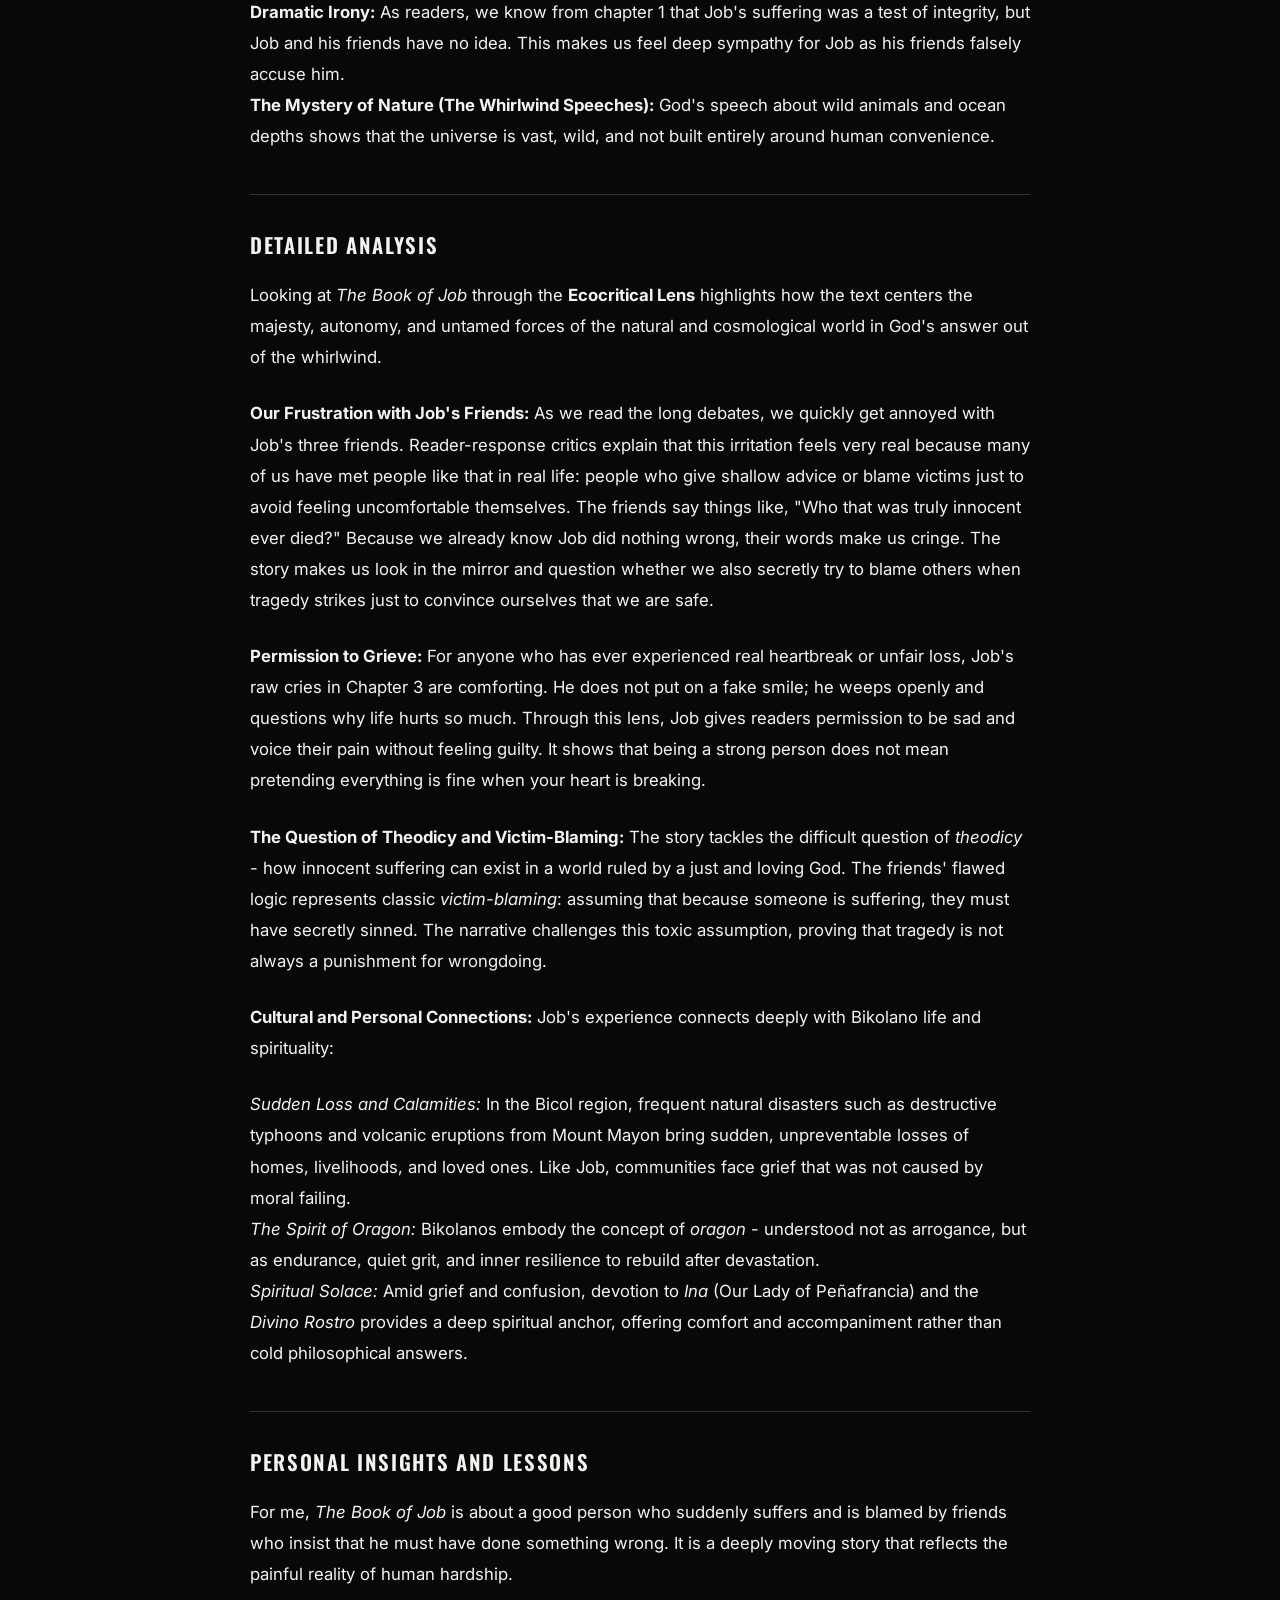
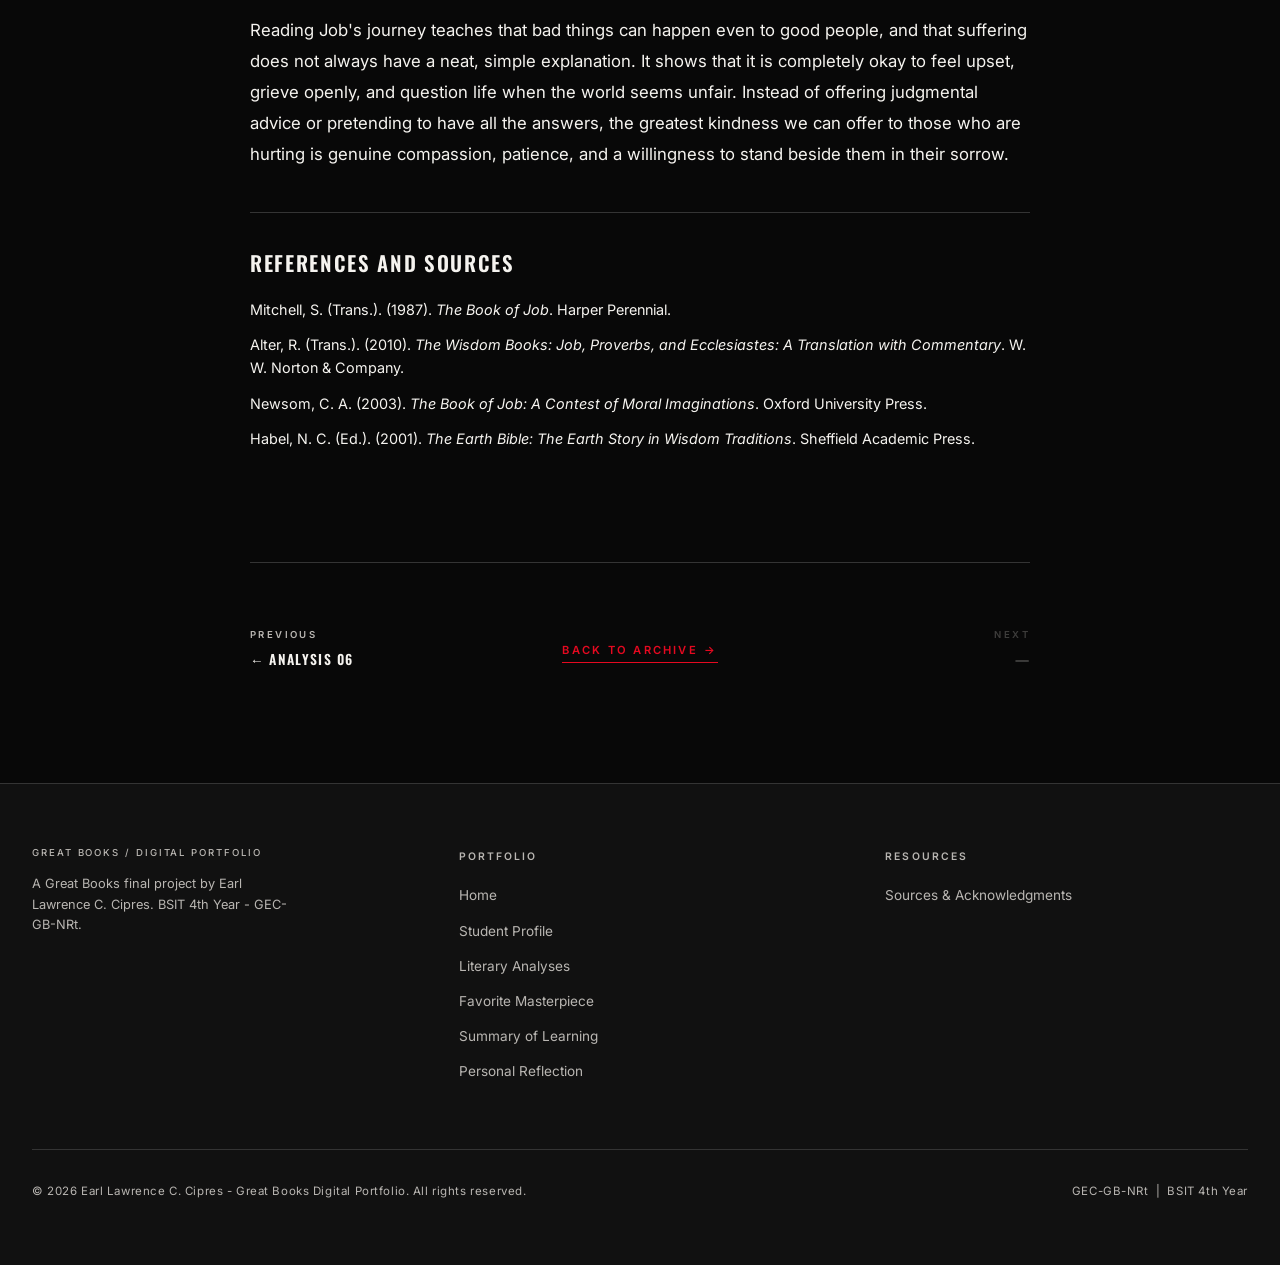
<file: analysis-7.html>
<!DOCTYPE html>
<html lang="en">
<head>
  <meta charset="UTF-8" />
  <meta name="viewport" content="width=device-width, initial-scale=1.0" />
  <title>Analysis 07 - Voice Out of the Whirlwind (Job 38) - My Literary Journey</title>
  <meta name="description" content="Literary analysis 07 of The Book of Job through an Ecocritical Lens. Great Books Digital Portfolio by Earl Lawrence C. Cipres." />
  <link rel="stylesheet" href="css/styles.css" />
</head>
<body>

  <!-- HEADER -->
  <header class="site-header" role="banner">
    <div class="container">
      <div class="header-inner">
        <a href="index.html" class="brand" aria-label="My Literary Journey - Home">
          <span class="brand__label">Great Books / Digital Portfolio</span>
        </a>
        <nav class="nav-primary" aria-label="Primary navigation">
          <a href="index.html">Home</a>
          <a href="profile.html">Profile</a>
          <a href="analyses.html" class="active">Analyses</a>
          <a href="favorite.html">Favorite</a>
          <a href="learning.html">Learning</a>
          <a href="reflection.html">Reflection</a>
        </nav>
        <button class="nav-toggle" id="nav-toggle" aria-expanded="false" aria-controls="nav-mobile" aria-label="Open navigation">
          <span></span><span></span><span></span>
        </button>
      </div>
    </div>
    <nav class="nav-mobile" id="nav-mobile" aria-label="Mobile navigation">
      <a href="index.html">Home</a>
      <a href="profile.html">Profile</a>
      <a href="analyses.html" class="active">Analyses</a>
      <a href="favorite.html">Favorite</a>
      <a href="learning.html">Learning</a>
      <a href="reflection.html">Reflection</a>
      <a href="sources.html">Sources</a>
    </nav>
  </header>

  <main id="main-content">
    <div class="container" style="padding-block: var(--space-xl);">
      <div class="reading-width">

        <!-- Analysis Hero -->
        <header class="analysis-hero">

          <div class="analysis-hero-label">
            <span class="num-badge">Analysis 07</span>
            <span class="lens-tag">Ecocritical Lens</span>
          </div>

          <p style="font-size:0.72rem;color:var(--text-secondary);letter-spacing:0.1em;margin-bottom:var(--space-sm);">
            <a href="analyses.html" style="color:var(--text-secondary);transition:color 0.2s;" onmouseover="this.style.color='var(--accent-red)'" onmouseout="this.style.color='var(--text-secondary)'">Literary Archive</a>
            &nbsp;/&nbsp; Analysis 07
          </p>

          <h1 class="headline-lg">The Book of Job</h1>

          <p style="font-family:var(--font-body);font-size:0.85rem;color:var(--text-secondary);letter-spacing:0.1em;margin-top:0.5rem;">
            By <em>Authorship uncertain</em>
          </p>

          <!-- Hero Image -->
          <div class="analysis-img-wrap">
            <img
              src="assets/images/job-38.jfif"
              alt="The Book of Job - Voice Out of the Whirlwind"
              class="img-grayscale"
              style="width:100%;max-height:480px;object-fit:cover;display:block;"
              loading="lazy"
            />
          </div>

        </header>

        <!--
          =======================================================
           ANALYSIS BODY: The Book of Job
          =======================================================
        -->
        <article class="analysis-body">

          <!-- ── SECTION 1: LITERARY LENS ──────────────────── -->
          <h2>Literary Lens</h2>
          <p>
            The <strong>Ecocritical Lens</strong> investigates the relationship between literature and the physical,
            natural environment. Decentering human arrogance, ecocriticism examines how texts depict wilderness, non-human
            creatures, meteorological elements, and cosmic ecosystems. It questions whether nature is treated merely as
            a resource or backdrop for human drama, or recognized as an autonomous, sacred, and interconnected realm
            deserving of awe and humility.
          </p>
          <p>
            Applying an Ecocritical Lens to <em>The Book of Job</em> reveals the striking power of God’s climatic
            Voice Out of the Whirlwind (Job 38–41). Throughout the earlier debates, Job and his friends remain locked in
            an anthropocentric struggle, viewing the universe solely through the lens of human justice and suffering.
            When the Divine speaks, however, the text shifts dramatically to a magnificent ecological panoramic of creation:
            the foundations of the earth, cosmic oceans, constellations (the Pleiades and Orion), snow, hail, lightning,
            and untamed wild creatures (the mountain goat, wild ass, raven, hawk, Behemoth, and Leviathan) living entirely
            free of human control. This ecological confrontation de-centers human ego, inviting Job (and the reader) into
            genuine ecological humility and reverence before the mystery of the broader non-human cosmos.
          </p>

          <!-- ── SECTION 2: BACKGROUND / CONTEXT ────────────── -->
          <h2>Background and Context</h2>
          <p>
            <em>The Book of Job</em> is one of the most famous books of wisdom literature in the Hebrew Bible. Written in ancient Hebrew poetry with opening and closing prose chapters, scholars believe the poetic dialogues were written down between the 6th and 4th centuries BCE.
          </p>
          <p>
            Historically and religiously, the book challenged a very popular and rigid belief of ancient times called "retribution theology." This was the simple idea that if you are good, you will always be healthy and rich, and if you suffer, it must be because you committed a secret sin. By telling the story of an honest, blameless man who suffers horribly for no fault of his own, the book tears down that simplistic idea and tackles one of the hardest questions in human life: why innocent people suffer.
          </p>

          <!-- ── SECTION 3: SUMMARY ───────────────────────────── -->
          <h2>Summary</h2>
          <p>
            The story begins with Job, a deeply kind, honest, and wealthy man who lives in the land of Uz. In heaven, an accuser (the Adversary or <em>ha-satan</em>) questions Job's goodness, telling God that Job is only faithful because God has blessed him with riches and health. To test Job's integrity, God allows the Adversary to take away Job's wealth, his servants, and all ten of his children in a single day. Crushed with grief, Job still refuses to turn away from God, saying: <em>"The Lord gave, and the Lord has taken away; blessed be the name of the Lord."</em> Even when his body is struck with painful sores and his wife tells him in despair to <em>"curse God and die,"</em> Job refuses to give up his faith.
          </p>
          <p>
            Three close friends (Eliphaz, Bildad, and Zophar) come to visit him. At first, they sit with him in respectful silence for seven days. But when Job finally speaks, crying out in raw pain and wishing he had never been born, his friends start arguing with him. They insist that God is always fair, so Job must have done something terrible to deserve this punishment. Job defends his innocence, calls their advice useless and hurtful, and demands to speak directly to God. Finally, God answers Job out of a roaring whirlwind (chapters 38–41). Instead of explaining why Job suffered, God asks Job awe-inspiring questions about how the universe, the ocean, the weather, and wild animals were created. Realizing how small his human perspective is in the vast universe, Job finds peace and lets go of his bitter anger. In the end, God scolds the three friends for not speaking the truth like Job did, and restores Job's health, family, and prosperity.
          </p>

          <!-- ── SECTION 4: MAIN THEMES AND LITERARY ELEMENTS ── -->
          <h2>Main Themes and Literary Elements</h2>
          <p>
            Several major themes make <em>The Book of Job</em> a deeply meaningful work:
          </p>
          <ul>
            <li>
              <strong>Innocent Suffering:</strong> The main lesson is that bad things can happen to good people. Suffering is not always a punishment for wrongdoing, and life cannot always be explained with neat formulas.
            </li>
            <li>
              <strong>The Problem with Fake Comfort:</strong> Job's friends show how hurtful it is when people use shallow, pre-packaged religious sayings to judge someone in pain instead of just listening and showing sympathy.
            </li>
            <li>
              <strong>Honesty in Pain:</strong> Job does not pretend to be happy or hide his tears. He screams, cries, and questions God openly. In the end, God actually praises Job for his raw honesty, showing that true faith can handle honest questions and deep grief.
            </li>
            <li>
              <strong>Dramatic Irony:</strong> As readers, we know from chapter 1 that Job's suffering was a test of integrity, but Job and his friends have no idea. This makes us feel deep sympathy for Job as his friends falsely accuse him.
            </li>
            <li>
              <strong>The Mystery of Nature (The Whirlwind Speeches):</strong> God's speech about wild animals and ocean depths shows that the universe is vast, wild, and not built entirely around human convenience.
            </li>
          </ul>

          <!-- ── SECTION 5: DETAILED ANALYSIS ─────────────────── -->
          <h2>Detailed Analysis</h2>
          <p>
            Looking at <em>The Book of Job</em> through the <strong>Ecocritical Lens</strong> highlights how the text centers the majesty, autonomy, and untamed forces of the natural and cosmological world in God's answer out of the whirlwind.
          </p>
          <p>
            <strong>Our Frustration with Job's Friends:</strong> As we read the long debates, we quickly get annoyed with Job's three friends. Reader-response critics explain that this irritation feels very real because many of us have met people like that in real life: people who give shallow advice or blame victims just to avoid feeling uncomfortable themselves. The friends say things like, "Who that was truly innocent ever died?" Because we already know Job did nothing wrong, their words make us cringe. The story makes us look in the mirror and question whether we also secretly try to blame others when tragedy strikes just to convince ourselves that we are safe.
          </p>
          <p>
            <strong>Permission to Grieve:</strong> For anyone who has ever experienced real heartbreak or unfair loss, Job's raw cries in Chapter 3 are comforting. He does not put on a fake smile; he weeps openly and questions why life hurts so much. Through this lens, Job gives readers permission to be sad and voice their pain without feeling guilty. It shows that being a strong person does not mean pretending everything is fine when your heart is breaking.
          </p>
          <p>
            <strong>The Question of Theodicy and Victim-Blaming:</strong>
            The story tackles the difficult question of <em>theodicy</em> - how innocent suffering can exist in a world ruled by a just and loving God. The friends' flawed logic represents classic <em>victim-blaming</em>: assuming that because someone is suffering, they must have secretly sinned. The narrative challenges this toxic assumption, proving that tragedy is not always a punishment for wrongdoing.
          </p>
          <p>
            <strong>Cultural and Personal Connections:</strong>
            Job's experience connects deeply with Bikolano life and spirituality:
          </p>
          <ul>
            <li>
              <em>Sudden Loss and Calamities:</em> In the Bicol region, frequent natural disasters such as destructive typhoons and volcanic eruptions from Mount Mayon bring sudden, unpreventable losses of homes, livelihoods, and loved ones. Like Job, communities face grief that was not caused by moral failing.
            </li>
            <li>
              <em>The Spirit of Oragon:</em> Bikolanos embody the concept of <em>oragon</em> - understood not as arrogance, but as endurance, quiet grit, and inner resilience to rebuild after devastation.
            </li>
            <li>
              <em>Spiritual Solace:</em> Amid grief and confusion, devotion to <em>Ina</em> (Our Lady of Peñafrancia) and the <em>Divino Rostro</em> provides a deep spiritual anchor, offering comfort and accompaniment rather than cold philosophical answers.
            </li>
          </ul>

          <!-- ── SECTION 6: PERSONAL INSIGHTS AND LESSONS ─────── -->
          <h2>Personal Insights and Lessons</h2>
          <p>
            For me, <em>The Book of Job</em> is about a good person who suddenly suffers and is blamed by friends who insist that he must have done something wrong. It is a deeply moving story that reflects the painful reality of human hardship.
          </p>
          <p>
            Reading Job's journey teaches that bad things can happen even to good people, and that suffering does not always have a neat, simple explanation. It shows that it is completely okay to feel upset, grieve openly, and question life when the world seems unfair. Instead of offering judgmental advice or pretending to have all the answers, the greatest kindness we can offer to those who are hurting is genuine compassion, patience, and a willingness to stand beside them in their sorrow.
          </p>

          <!-- ── SECTION 7: REFERENCES AND SOURCES ────────────── -->
          <h2>References and Sources</h2>

          <ul>
            <li style="margin-bottom:0.75rem;font-size:0.9rem;line-height:1.6;">
              Mitchell, S. (Trans.). (1987). <em>The Book of Job</em>. Harper Perennial.
            </li>
            <li style="margin-bottom:0.75rem;font-size:0.9rem;line-height:1.6;">
              Alter, R. (Trans.). (2010). <em>The Wisdom Books: Job, Proverbs, and Ecclesiastes: A Translation with Commentary</em>. W. W. Norton &amp; Company.
            </li>
            <li style="margin-bottom:0.75rem;font-size:0.9rem;line-height:1.6;">
              Newsom, C. A. (2003). <em>The Book of Job: A Contest of Moral Imaginations</em>. Oxford University Press.
            </li>
            <li style="margin-bottom:0.75rem;font-size:0.9rem;line-height:1.6;">
              Habel, N. C. (Ed.). (2001). <em>The Earth Bible: The Earth Story in Wisdom Traditions</em>. Sheffield Academic Press.
            </li>
          </ul>

        </article>

        <!-- Analysis Navigation -->
        <nav class="analysis-nav" aria-label="Analysis navigation">
          <div class="analysis-nav__prev">
            <span class="analysis-nav__label">Previous</span>
            <a href="analysis-6.html" class="analysis-nav__link">&#8592; Analysis 06</a>
          </div>
          <div class="analysis-nav__center">
            <a href="analyses.html" class="read-link">Back to Archive</a>
          </div>
          <!-- No next link for Analysis 07 -->
          <div class="analysis-nav__next">
            <span class="analysis-nav__label" style="opacity:0.3;">Next</span>
            <span class="analysis-nav__link" style="opacity:0.3;">&#8212;</span>
          </div>
        </nav>

      </div>
    </div>
  </main>

  <!-- FOOTER -->
  <footer class="site-footer" role="contentinfo">
    <div class="container">
      <div class="footer-inner">
        <div class="footer-brand">
          <a href="index.html" class="brand">
            <span class="brand__label">Great Books / Digital Portfolio</span>
          </a>
          <p>A Great Books final project by Earl Lawrence C. Cipres. BSIT 4th Year - GEC-GB-NRt.</p>
        </div>
        <nav class="footer-nav" aria-label="Footer portfolio sections">
          <h4>Portfolio</h4>
          <ul>
            <li><a href="index.html">Home</a></li>
            <li><a href="profile.html">Student Profile</a></li>
            <li><a href="analyses.html">Literary Analyses</a></li>
            <li><a href="favorite.html">Favorite Masterpiece</a></li>
            <li><a href="learning.html">Summary of Learning</a></li>
            <li><a href="reflection.html">Personal Reflection</a></li>
          </ul>
        </nav>
        <div class="footer-links">
          <h4>Resources</h4>
          <ul>
            <li><a href="sources.html">Sources &amp; Acknowledgments</a></li>
          </ul>
        </div>
      </div>
      <div class="footer-bottom">
        <p>&copy; 2026 Earl Lawrence C. Cipres - Great Books Digital Portfolio. All rights reserved.</p>
        <p>GEC-GB-NRt &nbsp;|&nbsp; BSIT 4th Year</p>
      </div>
    </div>
  </footer>

  <script src="js/main.js"></script>
</body>
</html>
</file>
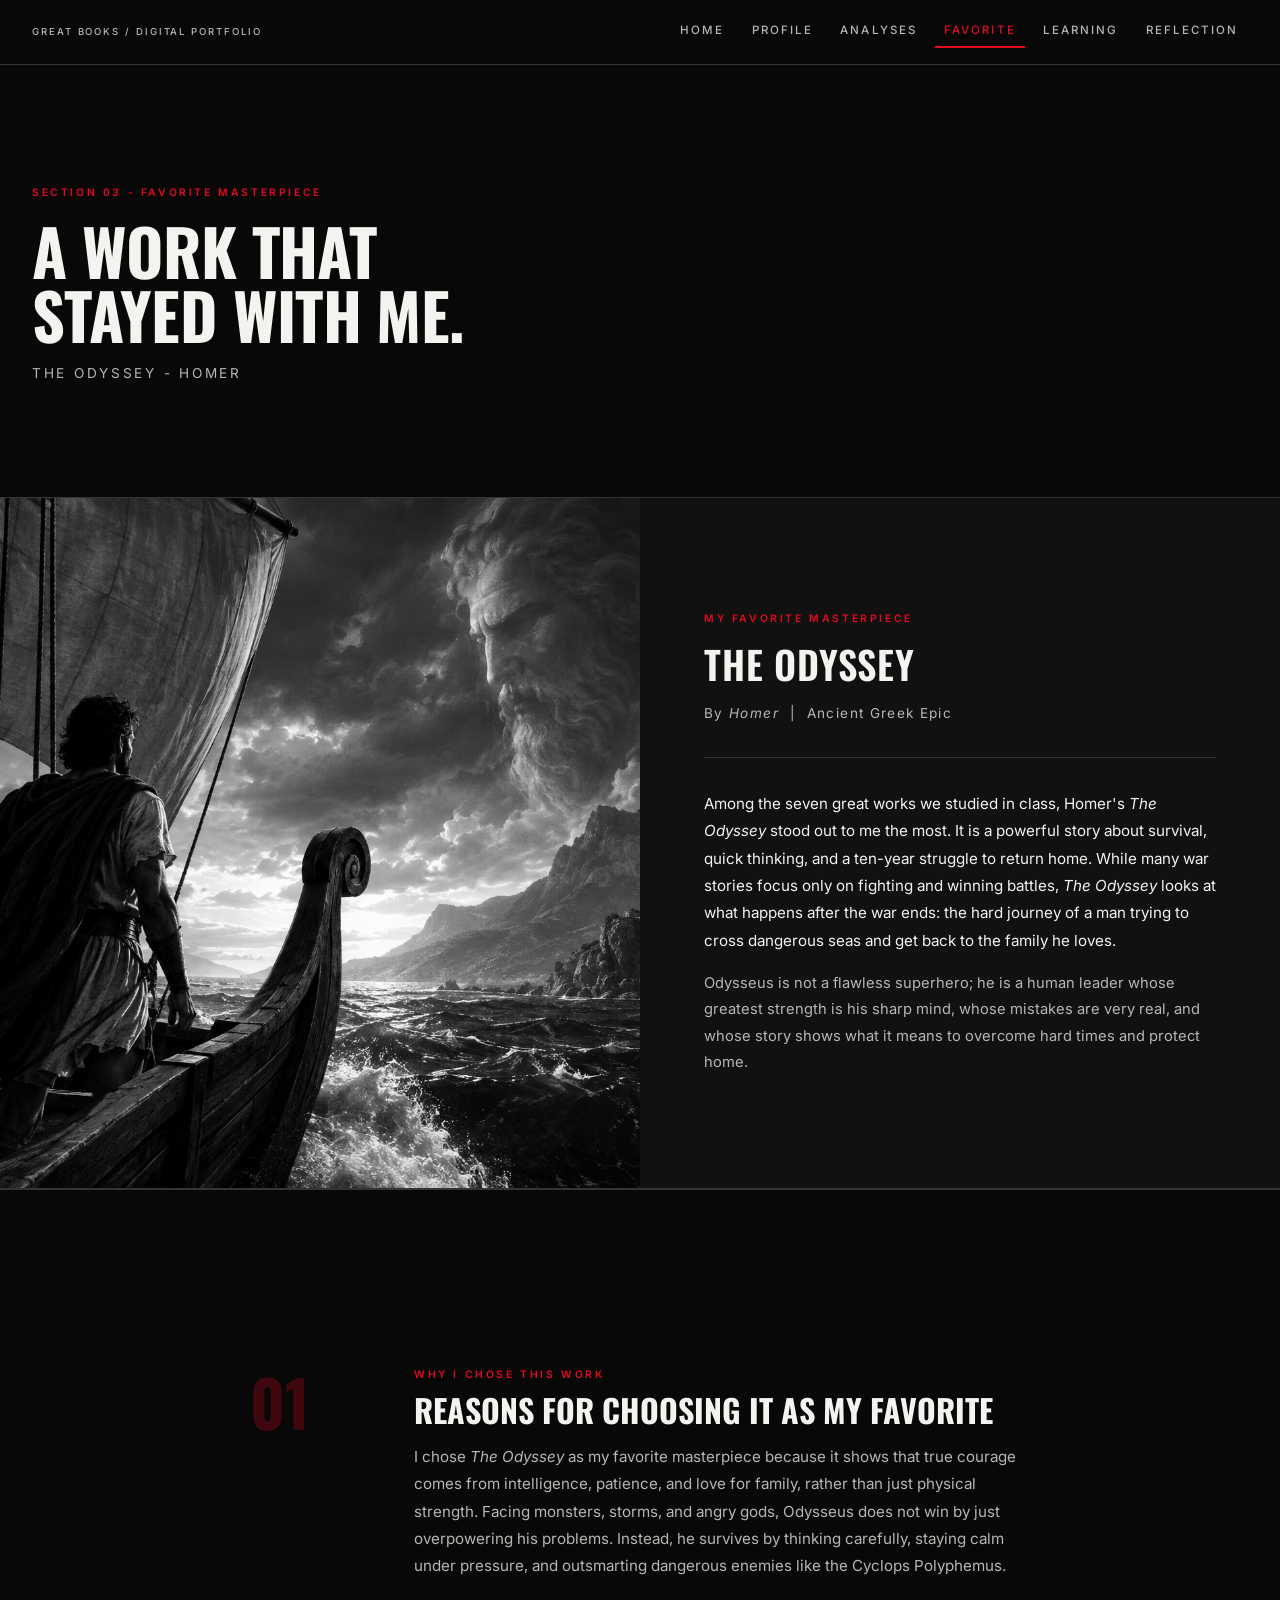
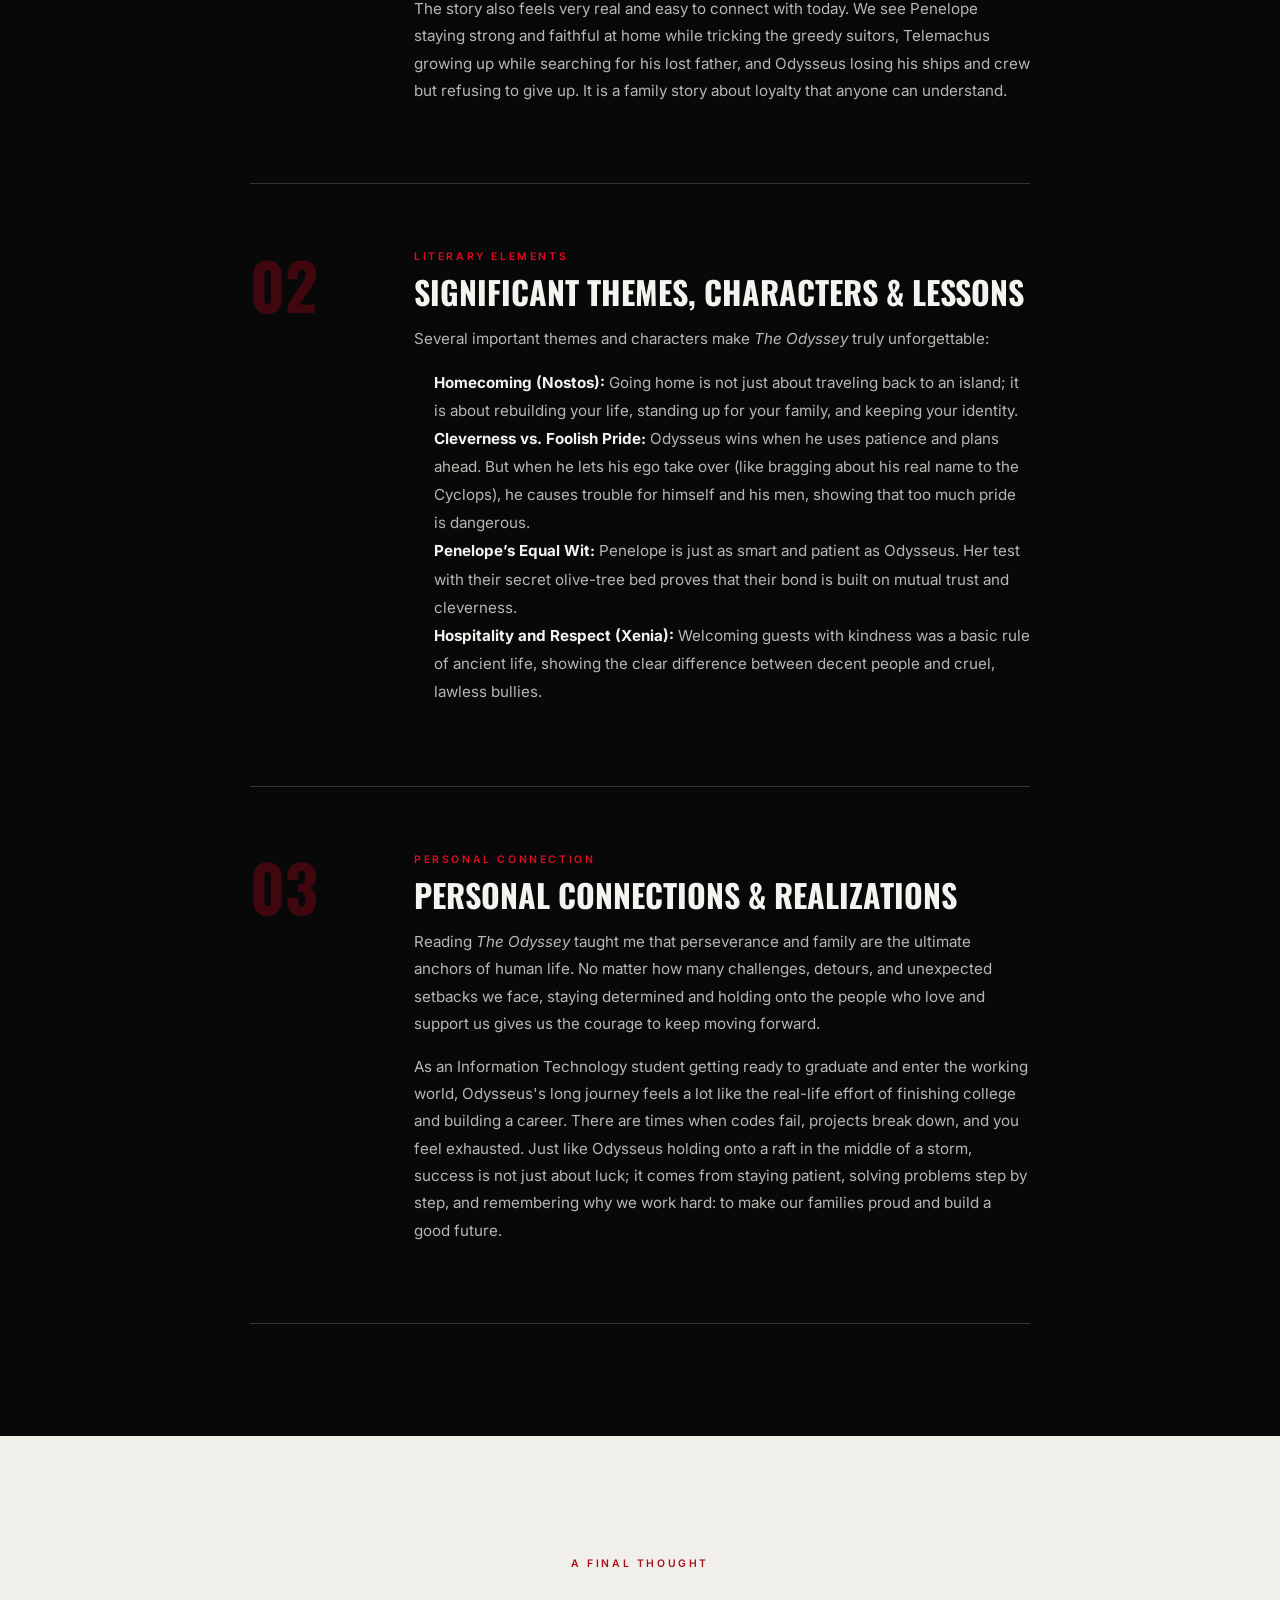
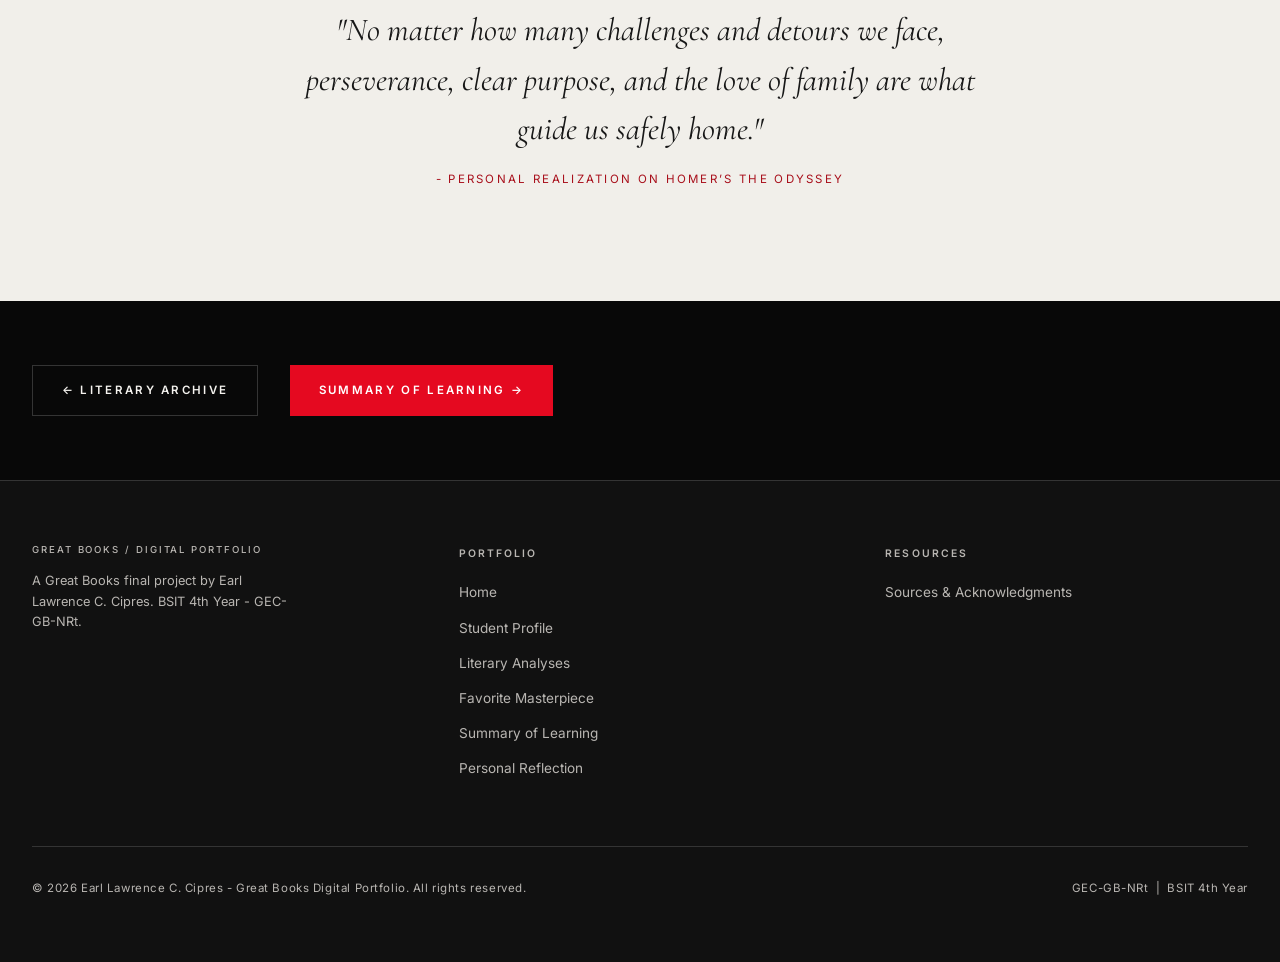
<file: favorite.html>
<!DOCTYPE html>
<html lang="en">

<head>
  <meta charset="UTF-8" />
  <meta name="viewport" content="width=device-width, initial-scale=1.0" />
  <title>Favorite Masterpiece - My Literary Journey</title>
  <meta name="description"
    content="A Work That Stayed With Me - the literary masterpiece that resonated most deeply throughout the Great Books course. Great Books Digital Portfolio by Earl Lawrence C. Cipres." />
  <link rel="stylesheet" href="css/styles.css" />
</head>

<body>

  <!-- HEADER -->
  <header class="site-header" role="banner">
    <div class="container">
      <div class="header-inner">
        <a href="index.html" class="brand" aria-label="My Literary Journey - Home">
          <span class="brand__label">Great Books / Digital Portfolio</span>
        </a>
        <nav class="nav-primary" aria-label="Primary navigation">
          <a href="index.html">Home</a>
          <a href="profile.html">Profile</a>
          <a href="analyses.html">Analyses</a>
          <a href="favorite.html" class="active">Favorite</a>
          <a href="learning.html">Learning</a>
          <a href="reflection.html">Reflection</a>
        </nav>
        <button class="nav-toggle" id="nav-toggle" aria-expanded="false" aria-controls="nav-mobile"
          aria-label="Open navigation">
          <span></span><span></span><span></span>
        </button>
      </div>
    </div>
    <nav class="nav-mobile" id="nav-mobile" aria-label="Mobile navigation">
      <a href="index.html">Home</a>
      <a href="profile.html">Profile</a>
      <a href="analyses.html">Analyses</a>
      <a href="favorite.html" class="active">Favorite</a>
      <a href="learning.html">Learning</a>
      <a href="reflection.html">Reflection</a>
      <a href="sources.html">Sources</a>
    </nav>
  </header>

  <main id="main-content">

    <!-- Page Header -->
    <section class="page-header" aria-labelledby="favorite-heading">
      <div class="container">
        <span class="eyebrow eyebrow--red">Section 03 - Favorite Masterpiece</span>
        <h1 class="headline-lg" id="favorite-heading">A Work That<br>Stayed With Me.</h1>
        <p class="page-subtitle">The Odyssey - Homer</p>
      </div>
    </section>

    <!-- Feature Block: Image + Content -->
    <section aria-label="Featured literary work" style="border-bottom: var(--border-thin);">
      <div class="favorite-feature">
        <div class="favorite-feature__image">
          <img src="assets/images/odyssey.png" alt="The Odyssey - Homer. Featured Favorite Masterpiece"
            class="img-grayscale" style="width:100%;height:100%;min-height:550px;object-fit:cover;display:block;"
            loading="lazy" />
        </div>

        <div class="favorite-feature__content reveal">
          <span class="eyebrow eyebrow--red">My Favorite Masterpiece</span>
          <h2 class="headline-md" style="margin-bottom: var(--space-sm);">The Odyssey</h2>
          <p style="font-size:0.85rem;color:var(--text-secondary);letter-spacing:0.1em;margin-bottom:var(--space-md);">
            By <em>Homer</em> &nbsp;|&nbsp; Ancient Greek Epic
          </p>

          <div style="border-top: var(--border-thin); padding-top: var(--space-md);">
            <p style="font-size:0.95rem;line-height:1.8;color:var(--text-primary);margin-bottom:var(--space-sm);">
              Among the seven great works we studied in class, Homer's <em>The Odyssey</em> stood out to me the most.
              It is a powerful story about survival, quick thinking, and a ten-year struggle to return home. While
              many war stories focus only on fighting and winning battles, <em>The Odyssey</em> looks at what happens
              after the war ends: the hard journey of a man trying to cross dangerous seas and get back to the family
              he loves.
            </p>
            <p style="font-size:0.92rem;line-height:1.8;color:var(--text-secondary);">
              Odysseus is not a flawless superhero; he is a human leader whose greatest strength is his sharp mind,
              whose mistakes are very real, and whose story shows what it means to overcome hard times and protect home.
            </p>
          </div>
        </div>
      </div>
    </section>

    <!-- Detailed Sections -->
    <section aria-label="Favorite masterpiece details">
      <div class="container" style="padding-block: var(--space-xl);">
        <div class="reading-width">

          <!-- Why I Chose It -->
          <div class="numbered-section reveal">
            <div class="numbered-section__num">01</div>
            <div class="numbered-section__content">
              <p class="numbered-section__label">Why I Chose This Work</p>
              <h2 class="numbered-section__title">Reasons for Choosing It as My Favorite</h2>
              <div class="numbered-section__body">
                <p>
                  I chose <em>The Odyssey</em> as my favorite masterpiece because it shows that true courage comes from
                  intelligence, patience, and love for family, rather than just physical strength. Facing monsters,
                  storms, and angry gods, Odysseus does not win by just overpowering his problems. Instead, he survives
                  by thinking carefully, staying calm under pressure, and outsmarting dangerous enemies like the Cyclops
                  Polyphemus.
                </p>
                <p>
                  The story also feels very real and easy to connect with today. We see Penelope staying strong and
                  faithful at home while tricking the greedy suitors, Telemachus growing up while searching for his lost
                  father, and Odysseus losing his ships and crew but refusing to give up. It is a family story about
                  loyalty that anyone can understand.
                </p>
              </div>
            </div>
          </div>

          <!-- Themes & Characters -->
          <div class="numbered-section reveal">
            <div class="numbered-section__num">02</div>
            <div class="numbered-section__content">
              <p class="numbered-section__label">Literary Elements</p>
              <h2 class="numbered-section__title">Significant Themes, Characters &amp; Lessons</h2>
              <div class="numbered-section__body">
                <p>
                  Several important themes and characters make <em>The Odyssey</em> truly unforgettable:
                </p>
                <ul
                  style="padding-left: 1.25rem; margin-block: var(--space-sm); line-height: 1.85; color: var(--text-secondary);">
                  <li><strong style="color:var(--text-primary);">Homecoming (Nostos):</strong> Going home is not just
                    about traveling back to an island; it is about rebuilding your life, standing up for your family,
                    and keeping your identity.</li>
                  <li><strong style="color:var(--text-primary);">Cleverness vs. Foolish Pride:</strong> Odysseus wins
                    when he uses patience and plans ahead. But when he lets his ego take over (like bragging about his real name to the Cyclops), he causes trouble for himself and his men, showing that too much pride is
                    dangerous.</li>
                  <li><strong style="color:var(--text-primary);">Penelope’s Equal Wit:</strong> Penelope is just as
                    smart and patient as Odysseus. Her test with their secret olive-tree bed proves that their bond is
                    built on mutual trust and cleverness.</li>
                  <li><strong style="color:var(--text-primary);">Hospitality and Respect (Xenia):</strong> Welcoming
                    guests with kindness was a basic rule of ancient life, showing the clear difference between decent
                    people and cruel, lawless bullies.</li>
                </ul>
              </div>
            </div>
          </div>

          <!-- Personal Connection -->
          <div class="numbered-section reveal">
            <div class="numbered-section__num">03</div>
            <div class="numbered-section__content">
              <p class="numbered-section__label">Personal Connection</p>
              <h2 class="numbered-section__title">Personal Connections &amp; Realizations</h2>
              <div class="numbered-section__body">
                <p>
                  Reading <em>The Odyssey</em> taught me that perseverance and family are the ultimate anchors of human
                  life. No matter how many challenges, detours, and unexpected setbacks we face, staying determined and
                  holding onto the people who love and support us gives us the courage to keep moving forward.
                </p>
                <p>
                  As an Information Technology student getting ready to graduate and enter the working world,
                  Odysseus's long journey feels a lot like the real-life effort of finishing college and building a
                  career. There are times when codes fail, projects break down, and you feel exhausted. Just like
                  Odysseus holding onto a raft in the middle of a storm, success is not just about luck; it comes from
                  staying patient, solving problems step by step, and remembering why we work hard: to make our families
                  proud and build a good future.
                </p>
              </div>
            </div>
          </div>

        </div>
      </div>
    </section>

    <!-- Cream Statement Panel -->
    <section class="cream-panel reveal" aria-label="Literary statement">
      <div class="container reading-width" style="text-align:center;">
        <span class="eyebrow" style="color:var(--dark-red);">A Final Thought</span>
        <blockquote
          style="font-family:var(--font-literary);font-style:italic;font-size:clamp(1.3rem,2.5vw,2rem);color:var(--cream-text);line-height:1.55;margin-top:var(--space-sm);">
          "No matter how many challenges and detours we face, perseverance, clear purpose, and the love of family are
          what guide us safely home."
        </blockquote>
        <cite
          style="display:block;margin-top:1rem;font-size:0.72rem;font-style:normal;letter-spacing:0.2em;text-transform:uppercase;color:var(--dark-red);">
         - Personal Realization on Homer’s The Odyssey
        </cite>
      </div>
    </section>

    <!-- Nav to adjacent sections -->
    <div class="container" style="padding-block: var(--space-lg); display:flex; gap: var(--space-md); flex-wrap:wrap;">
      <a href="analyses.html" class="btn btn-outline">← Literary Archive</a>
      <a href="learning.html" class="btn btn-primary">Summary of Learning →</a>
    </div>

  </main>

  <!-- FOOTER -->
  <footer class="site-footer" role="contentinfo">
    <div class="container">
      <div class="footer-inner">
        <div class="footer-brand">
          <a href="index.html" class="brand">
            <span class="brand__label">Great Books / Digital Portfolio</span>
          </a>
          <p>A Great Books final project by Earl Lawrence C. Cipres. BSIT 4th Year - GEC-GB-NRt.</p>
        </div>
        <nav class="footer-nav" aria-label="Footer portfolio sections">
          <h4>Portfolio</h4>
          <ul>
            <li><a href="index.html">Home</a></li>
            <li><a href="profile.html">Student Profile</a></li>
            <li><a href="analyses.html">Literary Analyses</a></li>
            <li><a href="favorite.html">Favorite Masterpiece</a></li>
            <li><a href="learning.html">Summary of Learning</a></li>
            <li><a href="reflection.html">Personal Reflection</a></li>
          </ul>
        </nav>
        <div class="footer-links">
          <h4>Resources</h4>
          <ul>
            <li><a href="sources.html">Sources &amp; Acknowledgments</a></li>
          </ul>
        </div>
      </div>
      <div class="footer-bottom">
        <p>© 2026 Earl Lawrence C. Cipres - Great Books Digital Portfolio. All rights reserved.</p>
        <p>GEC-GB-NRt &nbsp;|&nbsp; BSIT 4th Year</p>
      </div>
    </div>
  </footer>

  <script src="js/main.js"></script>
</body>

</html>
</file>
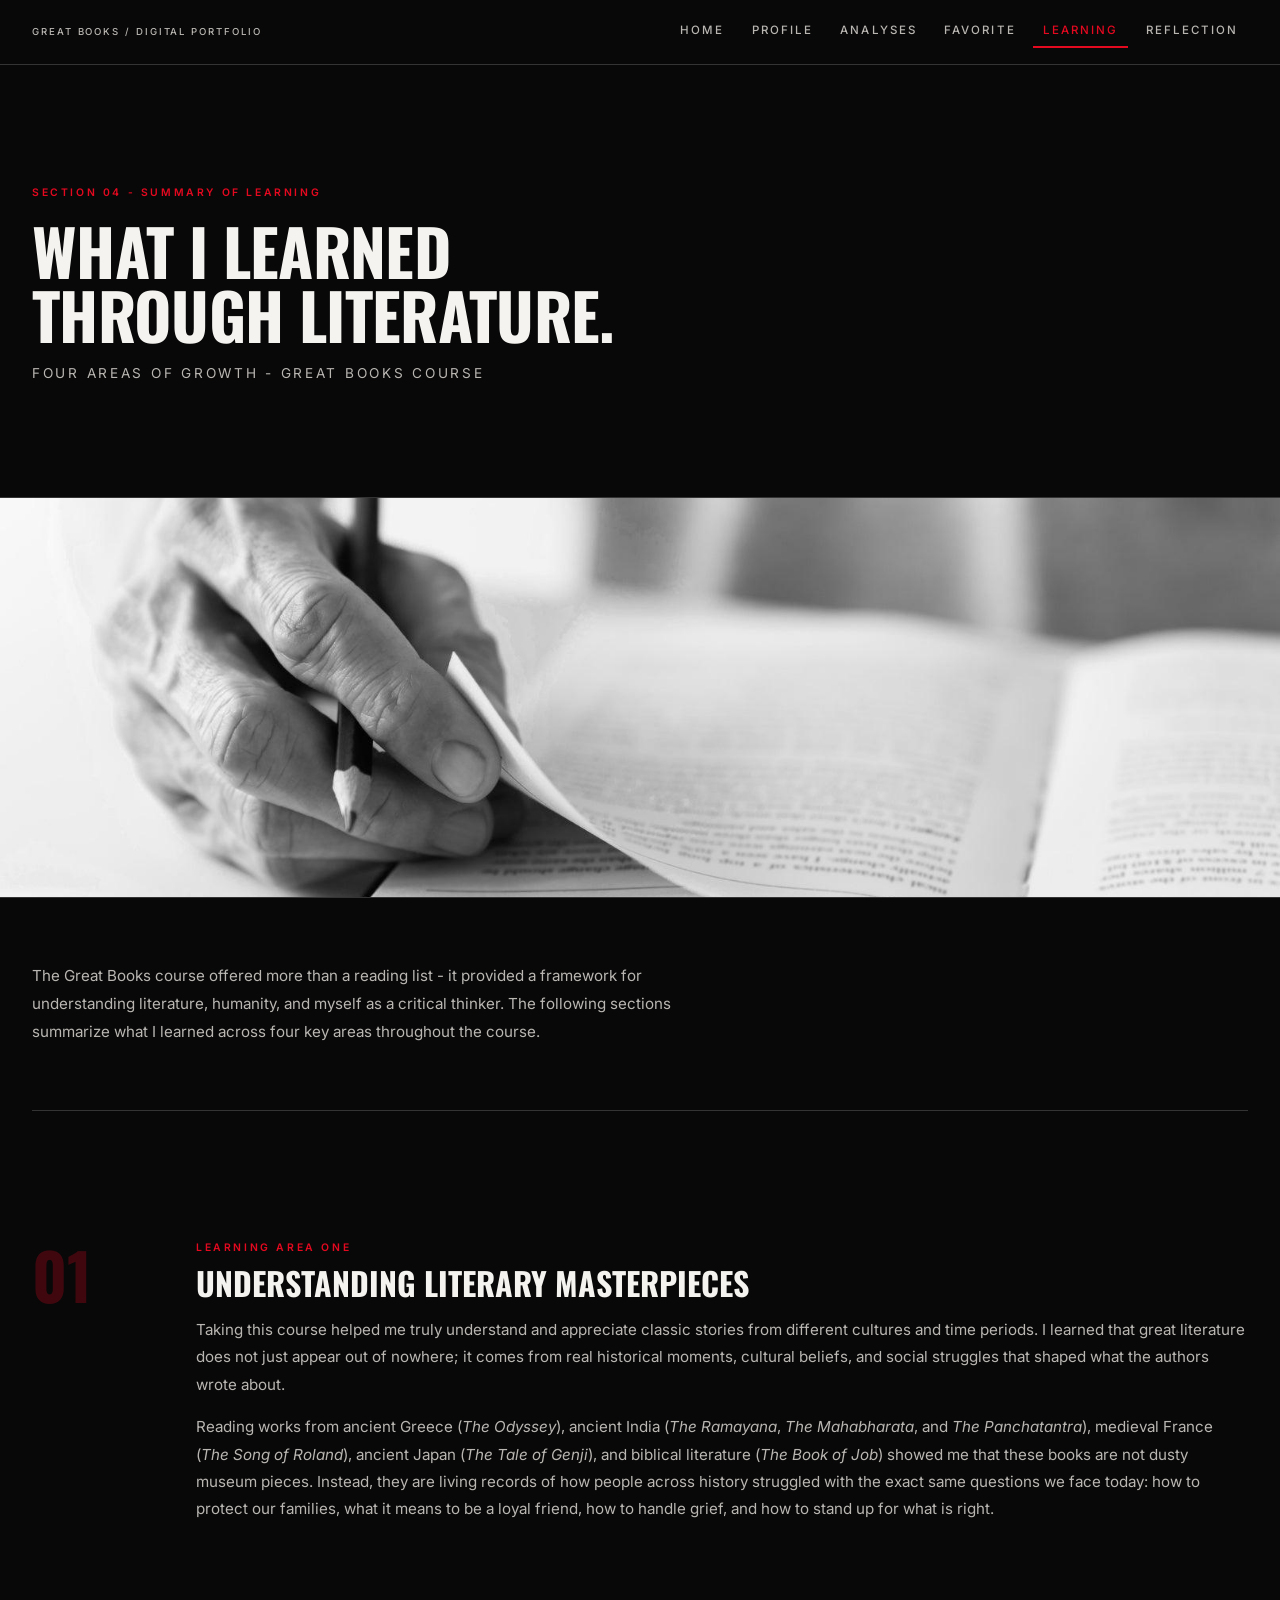
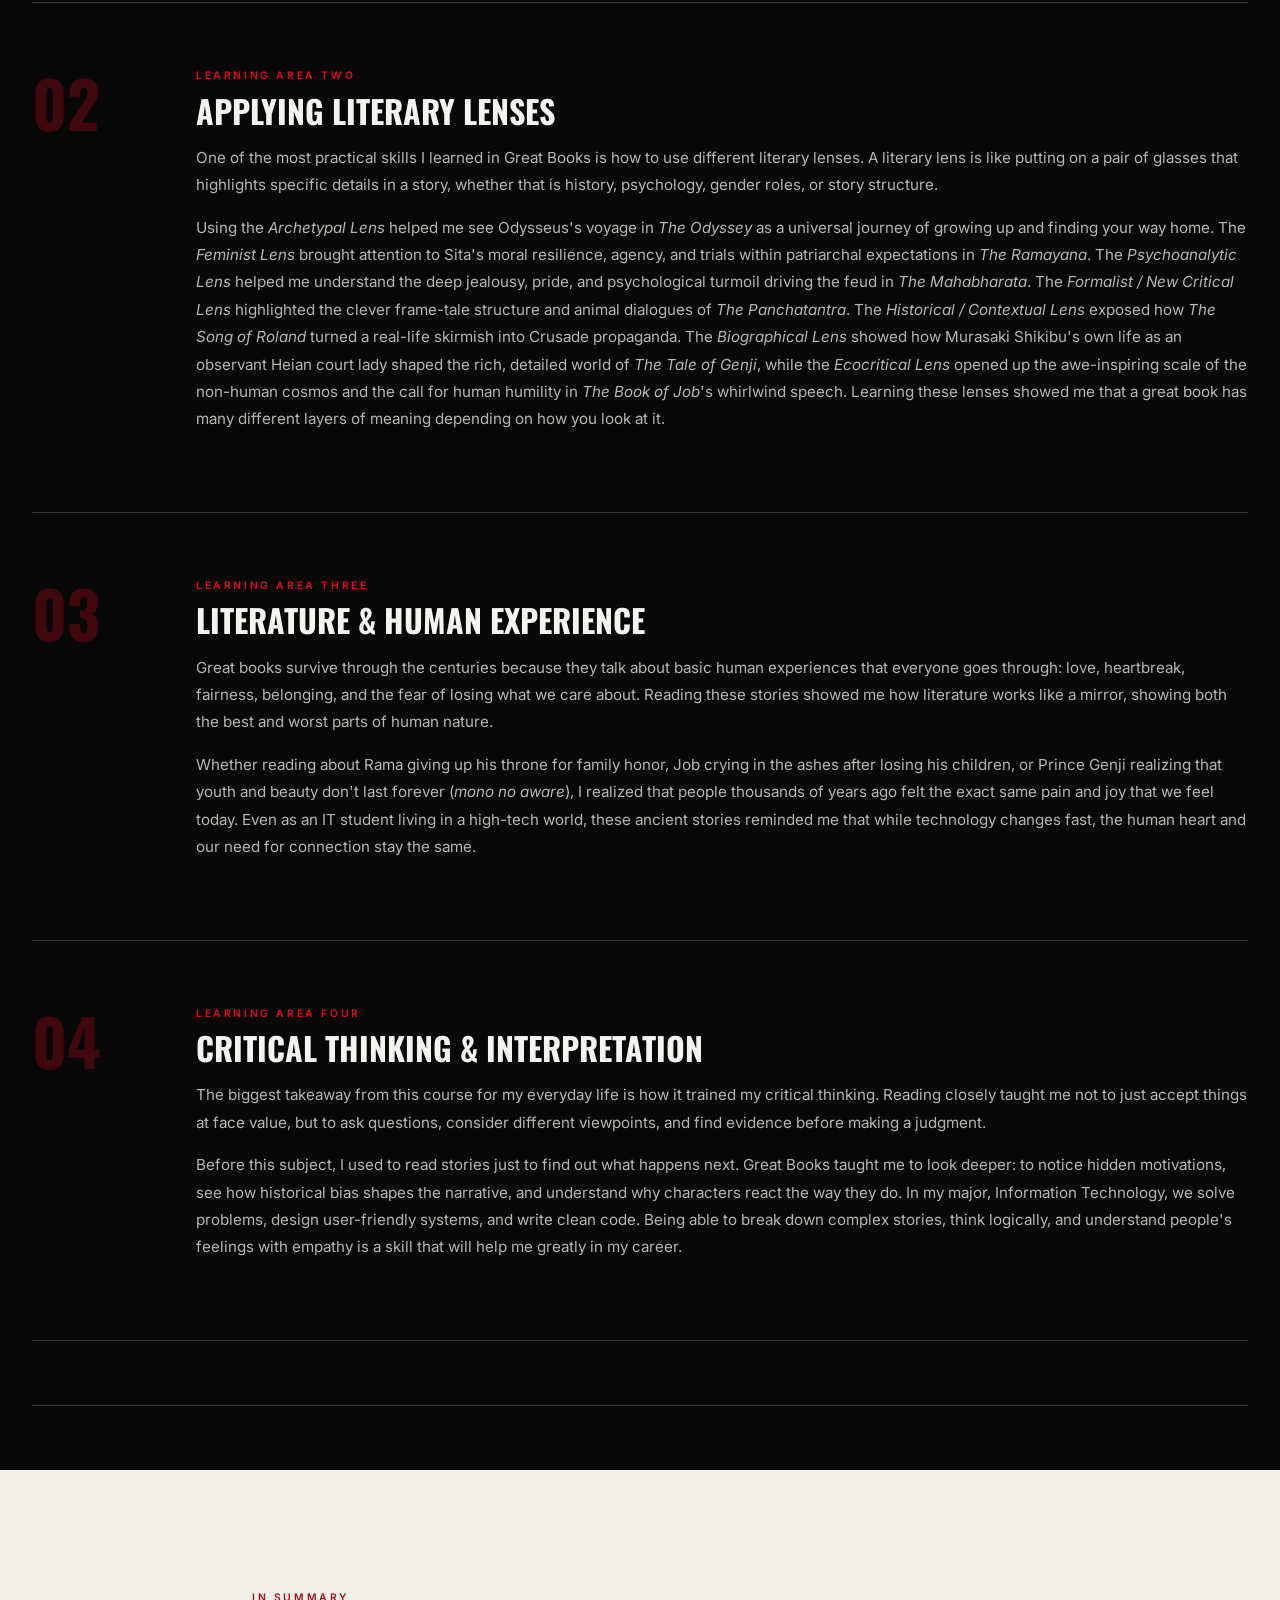
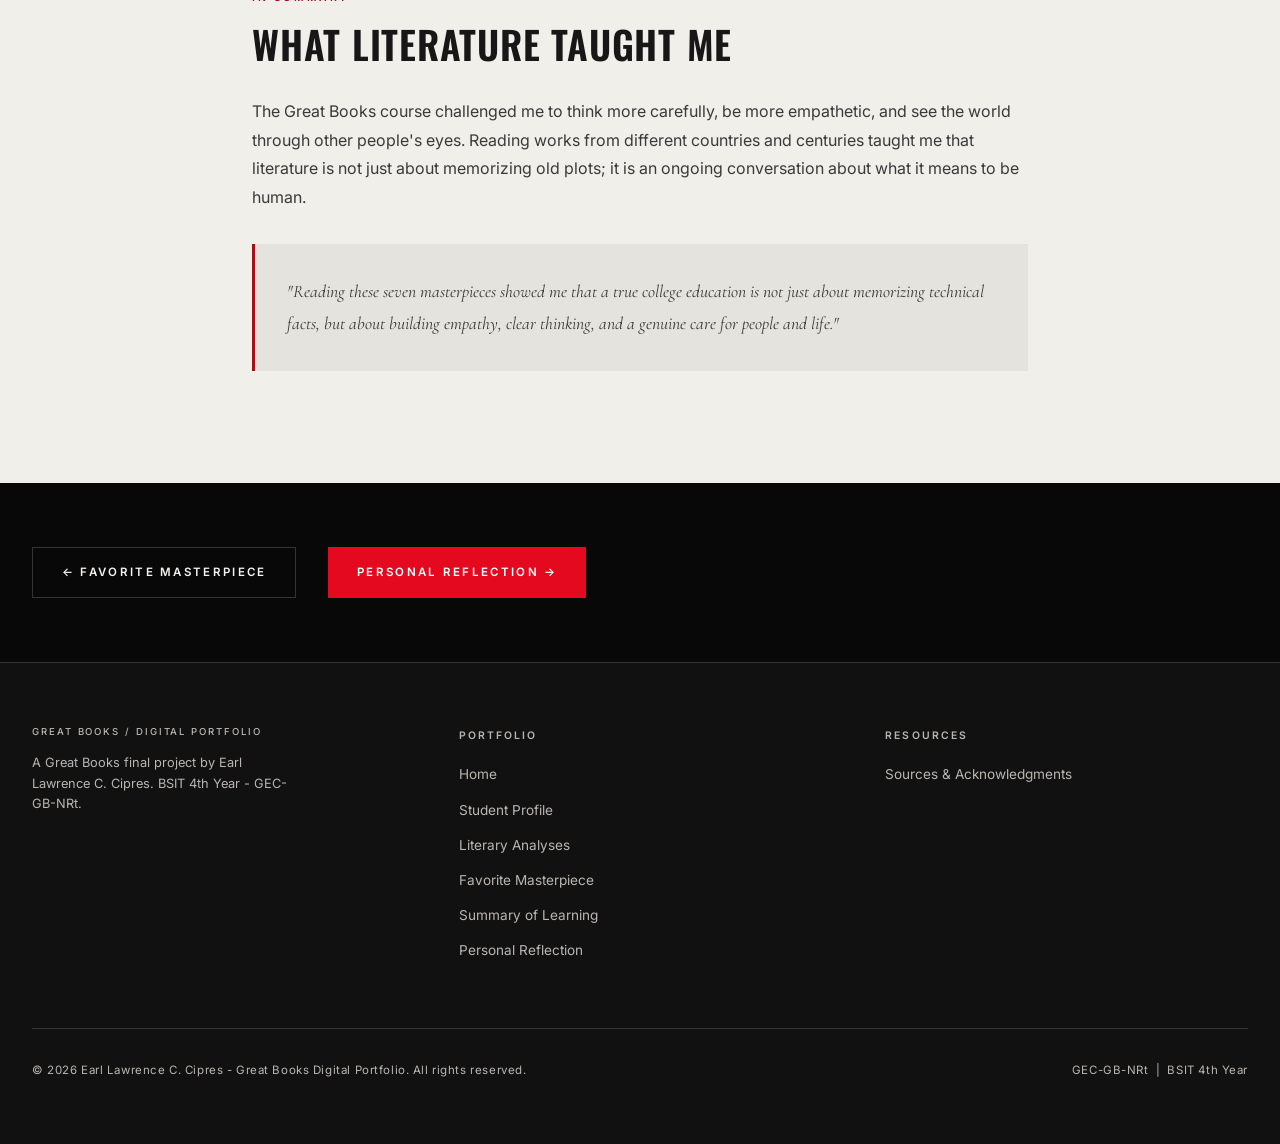
<file: learning.html>
<!DOCTYPE html>
<html lang="en">
<head>
  <meta charset="UTF-8" />
  <meta name="viewport" content="width=device-width, initial-scale=1.0" />
  <title>Summary of Learning - My Literary Journey</title>
  <meta name="description" content="What I Learned Through Literature - a summary of learning from the Great Books course covering literary masterpieces, literary lenses, human experience, and critical thinking." />
  <link rel="stylesheet" href="css/styles.css" />
</head>
<body>

  <!-- HEADER -->
  <header class="site-header" role="banner">
    <div class="container">
      <div class="header-inner">
        <a href="index.html" class="brand" aria-label="My Literary Journey - Home">
          <span class="brand__label">Great Books / Digital Portfolio</span>
        </a>
        <nav class="nav-primary" aria-label="Primary navigation">
          <a href="index.html">Home</a>
          <a href="profile.html">Profile</a>
          <a href="analyses.html">Analyses</a>
          <a href="favorite.html">Favorite</a>
          <a href="learning.html" class="active">Learning</a>
          <a href="reflection.html">Reflection</a>
        </nav>
        <button class="nav-toggle" id="nav-toggle" aria-expanded="false" aria-controls="nav-mobile" aria-label="Open navigation">
          <span></span><span></span><span></span>
        </button>
      </div>
    </div>
    <nav class="nav-mobile" id="nav-mobile" aria-label="Mobile navigation">
      <a href="index.html">Home</a>
      <a href="profile.html">Profile</a>
      <a href="analyses.html">Analyses</a>
      <a href="favorite.html">Favorite</a>
      <a href="learning.html" class="active">Learning</a>
      <a href="reflection.html">Reflection</a>
      <a href="sources.html">Sources</a>
    </nav>
  </header>

  <main id="main-content">

    <!-- Page Header -->
    <section class="page-header" aria-labelledby="learning-heading">
      <div class="container">
        <span class="eyebrow eyebrow--red">Section 04 - Summary of Learning</span>
        <h1 class="headline-lg" id="learning-heading">What I Learned<br>Through Literature.</h1>
        <p class="page-subtitle">Four Areas of Growth - Great Books Course</p>
      </div>
    </section>

    <!-- Page Banner Image -->
    <div style="width:100%;max-height:400px;overflow:hidden;border-bottom:var(--border-thin);">
      <img src="assets/images/learning-literature.jfif" alt="Books and learning - Summary of Learning" class="img-grayscale" style="width:100%;height:400px;object-fit:cover;display:block;" loading="lazy" />
    </div>

    <!-- Intro -->
    <section aria-label="Learning introduction">
      <div class="container" style="padding-block: var(--space-lg);">
        <div style="max-width:640px;">
          <p style="font-size:0.95rem;color:var(--text-secondary);line-height:1.85;">
            The Great Books course offered more than a reading list - it provided a framework for understanding literature, humanity, and myself as a critical thinker. The following sections summarize what I learned across four key areas throughout the course.
          </p>
        </div>
      </div>
    </section>

    <!-- Four Learning Sections -->
    <section aria-label="Summary of learning areas">
      <div class="container">
        <hr class="divider" style="margin-top:0;" />

        <!-- 01 - Understanding Literary Masterpieces -->
        <div class="numbered-section reveal">
          <div class="numbered-section__num">01</div>
          <div class="numbered-section__content">
            <p class="numbered-section__label">Learning Area One</p>
            <h2 class="numbered-section__title">Understanding Literary Masterpieces</h2>
            <div class="numbered-section__body">
              <p>
                Taking this course helped me truly understand and appreciate classic stories from different cultures and time periods. I learned that great literature does not just appear out of nowhere; it comes from real historical moments, cultural beliefs, and social struggles that shaped what the authors wrote about.
              </p>
              <p>
                Reading works from ancient Greece (<em>The Odyssey</em>), ancient India (<em>The Ramayana</em>, <em>The Mahabharata</em>, and <em>The Panchatantra</em>), medieval France (<em>The Song of Roland</em>), ancient Japan (<em>The Tale of Genji</em>), and biblical literature (<em>The Book of Job</em>) showed me that these books are not dusty museum pieces. Instead, they are living records of how people across history struggled with the exact same questions we face today: how to protect our families, what it means to be a loyal friend, how to handle grief, and how to stand up for what is right.
              </p>
            </div>
          </div>
        </div>

        <!-- 02 - Applying Literary Lenses -->
        <div class="numbered-section reveal">
          <div class="numbered-section__num">02</div>
          <div class="numbered-section__content">
            <p class="numbered-section__label">Learning Area Two</p>
            <h2 class="numbered-section__title">Applying Literary Lenses</h2>
            <div class="numbered-section__body">
              <p>
                One of the most practical skills I learned in Great Books is how to use different literary lenses. A literary lens is like putting on a pair of glasses that highlights specific details in a story, whether that is history, psychology, gender roles, or story structure.
              </p>
              <p>
                Using the <em>Archetypal Lens</em> helped me see Odysseus's voyage in <em>The Odyssey</em> as a universal journey of growing up and finding your way home. The <em>Feminist Lens</em> brought attention to Sita's moral resilience, agency, and trials within patriarchal expectations in <em>The Ramayana</em>. The <em>Psychoanalytic Lens</em> helped me understand the deep jealousy, pride, and psychological turmoil driving the feud in <em>The Mahabharata</em>. The <em>Formalist / New Critical Lens</em> highlighted the clever frame-tale structure and animal dialogues of <em>The Panchatantra</em>. The <em>Historical / Contextual Lens</em> exposed how <em>The Song of Roland</em> turned a real-life skirmish into Crusade propaganda. The <em>Biographical Lens</em> showed how Murasaki Shikibu's own life as an observant Heian court lady shaped the rich, detailed world of <em>The Tale of Genji</em>, while the <em>Ecocritical Lens</em> opened up the awe-inspiring scale of the non-human cosmos and the call for human humility in <em>The Book of Job</em>'s whirlwind speech. Learning these lenses showed me that a great book has many different layers of meaning depending on how you look at it.
              </p>
            </div>
          </div>
        </div>

        <!-- 03 - Literature & Human Experience -->
        <div class="numbered-section reveal">
          <div class="numbered-section__num">03</div>
          <div class="numbered-section__content">
            <p class="numbered-section__label">Learning Area Three</p>
            <h2 class="numbered-section__title">Literature &amp; Human Experience</h2>
            <div class="numbered-section__body">
              <p>
                Great books survive through the centuries because they talk about basic human experiences that everyone goes through: love, heartbreak, fairness, belonging, and the fear of losing what we care about. Reading these stories showed me how literature works like a mirror, showing both the best and worst parts of human nature.
              </p>
              <p>
                Whether reading about Rama giving up his throne for family honor, Job crying in the ashes after losing his children, or Prince Genji realizing that youth and beauty don't last forever (<em>mono no aware</em>), I realized that people thousands of years ago felt the exact same pain and joy that we feel today. Even as an IT student living in a high-tech world, these ancient stories reminded me that while technology changes fast, the human heart and our need for connection stay the same.
              </p>
            </div>
          </div>
        </div>

        <!-- 04 - Critical Thinking & Interpretation -->
        <div class="numbered-section reveal">
          <div class="numbered-section__num">04</div>
          <div class="numbered-section__content">
            <p class="numbered-section__label">Learning Area Four</p>
            <h2 class="numbered-section__title">Critical Thinking &amp; Interpretation</h2>
            <div class="numbered-section__body">
              <p>
                The biggest takeaway from this course for my everyday life is how it trained my critical thinking. Reading closely taught me not to just accept things at face value, but to ask questions, consider different viewpoints, and find evidence before making a judgment.
              </p>
              <p>
                Before this subject, I used to read stories just to find out what happens next. Great Books taught me to look deeper: to notice hidden motivations, see how historical bias shapes the narrative, and understand why characters react the way they do. In my major, Information Technology, we solve problems, design user-friendly systems, and write clean code. Being able to break down complex stories, think logically, and understand people's feelings with empathy is a skill that will help me greatly in my career.
              </p>
            </div>
          </div>
        </div>

        <hr class="divider" />
      </div>
    </section>

    <!-- Cream Closing Panel -->
    <section class="cream-panel reveal" aria-label="Learning summary conclusion">
      <div class="container" style="max-width:840px;">
        <span class="eyebrow" style="color:var(--dark-red);">In Summary</span>
        <h2 class="headline-md" style="color:var(--cream-text);margin-bottom:var(--space-md);">What Literature Taught Me</h2>
        <p>
          The Great Books course challenged me to think more carefully, be more empathetic, and see the world through other people's eyes. Reading works from different countries and centuries taught me that literature is not just about memorizing old plots; it is an ongoing conversation about what it means to be human.
        </p>
        <div style="margin-top:var(--space-md);padding:var(--space-md);background:rgba(0,0,0,0.05);border-left:3px solid var(--dark-red);">
          <p style="font-family:var(--font-literary);font-style:italic;font-size:1.1rem;color:#3a3a3a;">
            "Reading these seven masterpieces showed me that a true college education is not just about memorizing technical facts, but about building empathy, clear thinking, and a genuine care for people and life."
          </p>
        </div>
      </div>
    </section>

    <!-- Navigation -->
    <div class="container" style="padding-block: var(--space-lg); display:flex; gap: var(--space-md); flex-wrap:wrap;">
      <a href="favorite.html" class="btn btn-outline">← Favorite Masterpiece</a>
      <a href="reflection.html" class="btn btn-primary">Personal Reflection →</a>
    </div>

  </main>

  <!-- FOOTER -->
  <footer class="site-footer" role="contentinfo">
    <div class="container">
      <div class="footer-inner">
        <div class="footer-brand">
          <a href="index.html" class="brand">
            <span class="brand__label">Great Books / Digital Portfolio</span>
          </a>
          <p>A Great Books final project by Earl Lawrence C. Cipres. BSIT 4th Year - GEC-GB-NRt.</p>
        </div>
        <nav class="footer-nav" aria-label="Footer portfolio sections">
          <h4>Portfolio</h4>
          <ul>
            <li><a href="index.html">Home</a></li>
            <li><a href="profile.html">Student Profile</a></li>
            <li><a href="analyses.html">Literary Analyses</a></li>
            <li><a href="favorite.html">Favorite Masterpiece</a></li>
            <li><a href="learning.html">Summary of Learning</a></li>
            <li><a href="reflection.html">Personal Reflection</a></li>
          </ul>
        </nav>
        <div class="footer-links">
          <h4>Resources</h4>
          <ul>
            <li><a href="sources.html">Sources &amp; Acknowledgments</a></li>
          </ul>
        </div>
      </div>
      <div class="footer-bottom">
        <p>© 2026 Earl Lawrence C. Cipres - Great Books Digital Portfolio. All rights reserved.</p>
        <p>GEC-GB-NRt &nbsp;|&nbsp; BSIT 4th Year</p>
      </div>
    </div>
  </footer>

  <script src="js/main.js"></script>
</body>
</html>
</file>
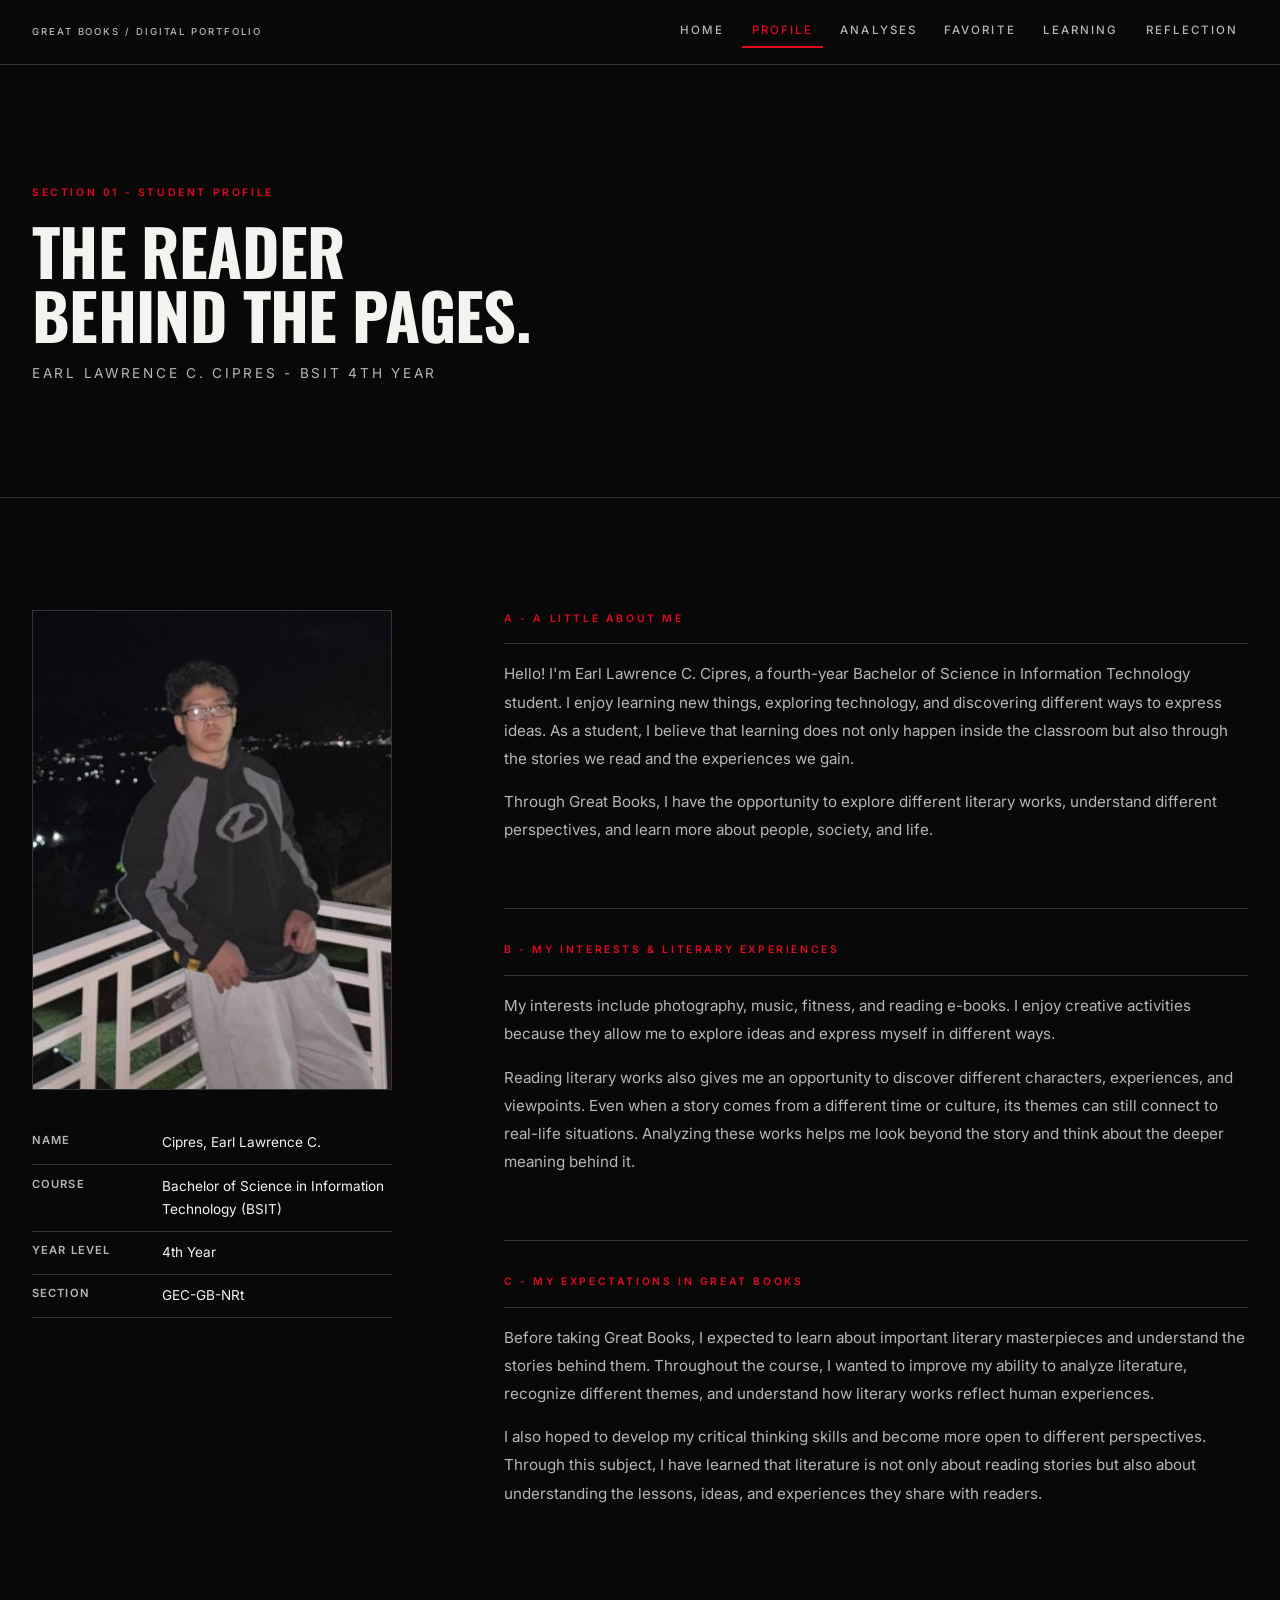
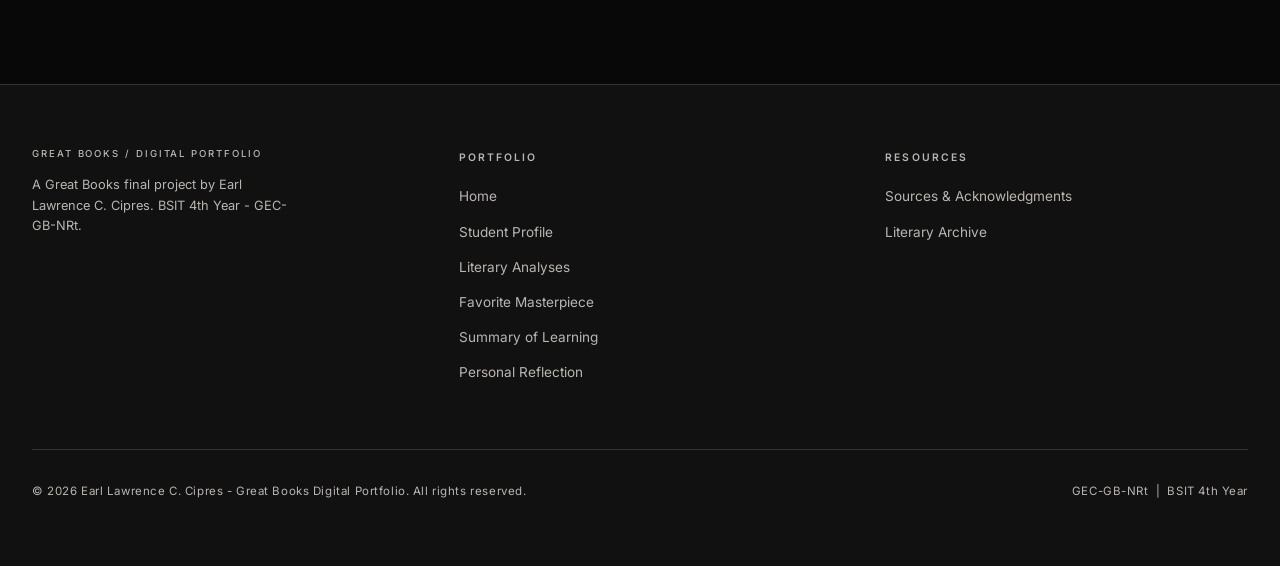
<file: profile.html>
<!DOCTYPE html>
<html lang="en">

<head>
  <meta charset="UTF-8" />
  <meta name="viewport" content="width=device-width, initial-scale=1.0" />
  <title>Student Profile - My Literary Journey</title>
  <meta name="description"
    content="Meet Earl Lawrence C. Cipres - 4th-year BSIT student and the reader behind this Great Books digital portfolio." />
  <link rel="stylesheet" href="css/styles.css" />
</head>

<body>

  <!-- HEADER -->
  <header class="site-header" role="banner">
    <div class="container">
      <div class="header-inner">
        <a href="index.html" class="brand" aria-label="My Literary Journey - Home">
          <span class="brand__label">Great Books / Digital Portfolio</span>
        </a>
        <nav class="nav-primary" aria-label="Primary navigation">
          <a href="index.html">Home</a>
          <a href="profile.html" class="active">Profile</a>
          <a href="analyses.html">Analyses</a>
          <a href="favorite.html">Favorite</a>
          <a href="learning.html">Learning</a>
          <a href="reflection.html">Reflection</a>
        </nav>
        <button class="nav-toggle" id="nav-toggle" aria-expanded="false" aria-controls="nav-mobile"
          aria-label="Open navigation">
          <span></span><span></span><span></span>
        </button>
      </div>
    </div>
    <nav class="nav-mobile" id="nav-mobile" aria-label="Mobile navigation">
      <a href="index.html">Home</a>
      <a href="profile.html" class="active">Profile</a>
      <a href="analyses.html">Analyses</a>
      <a href="favorite.html">Favorite</a>
      <a href="learning.html">Learning</a>
      <a href="reflection.html">Reflection</a>
      <a href="sources.html">Sources</a>
    </nav>
  </header>

  <main id="main-content">

    <!-- Page Header -->
    <section class="page-header" aria-labelledby="profile-heading">
      <div class="container">
        <span class="eyebrow eyebrow--red">Section 01 - Student Profile</span>
        <h1 class="headline-lg" id="profile-heading">The Reader<br>Behind the Pages.</h1>
        <p class="page-subtitle">Earl Lawrence C. Cipres - BSIT 4th Year</p>
      </div>
    </section>

    <!-- Profile Layout -->
    <section aria-label="Student profile details">
      <div class="container" style="padding-block: var(--space-xl);">
        <div class="profile-layout">

          <!-- Left: Photo -->
          <div class="profile-photo-wrap">

            <div class="profile-photo-container" id="profile-photo-container">
              <!-- Natural profile photo (no grayscale filter) -->
              <img id="student-photo" src="assets/images/student-photo.jpg"
                alt="Earl Lawrence C. Cipres - BSIT 4th Year Student" class="profile-photo"
                onerror="this.style.display='none';document.getElementById('student-photo-placeholder').style.display='flex';" />

              <!-- Placeholder shown if photo file is missing -->
              <div class="profile-photo-placeholder" id="student-photo-placeholder" style="display:none;" role="img"
                aria-label="Student photo placeholder">
                <svg xmlns="http://www.w3.org/2000/svg" fill="none" viewBox="0 0 24 24" stroke="currentColor">
                  <path stroke-linecap="round" stroke-linejoin="round" stroke-width="1"
                    d="M16 7a4 4 0 11-8 0 4 4 0 018 0zM12 14a7 7 0 00-7 7h14a7 7 0 00-7-7z" />
                </svg>
                <p>Student Photo<br>Place your photo at:<br><code
                    style="font-size:0.7rem;opacity:0.7;">assets/images/student-photo.jfif</code></p>
              </div>
            </div>

            <!-- Student Info Table (below photo) -->
            <div style="margin-top: var(--space-md);">
              <table class="profile-info-table" aria-label="Student information">
                <tbody>
                  <tr>
                    <td>Name</td>
                    <td>Cipres, Earl Lawrence C.</td>
                  </tr>
                  <tr>
                    <td>Course</td>
                    <td>Bachelor of Science in Information Technology (BSIT)</td>
                  </tr>
                  <tr>
                    <td>Year Level</td>
                    <td>4th Year</td>
                  </tr>
                  <tr>
                    <td>Section</td>
                    <td>GEC-GB-NRt</td>
                  </tr>
                </tbody>
              </table>
            </div>

          </div><!-- /profile-photo-wrap -->

          <!-- Right: Content -->
          <div class="profile-content">

            <!-- Section A -->
            <div class="profile-section reveal">
              <h2 class="profile-section__label">A - A Little About Me</h2>
              <div class="profile-section__body">
                <p>Hello! I'm Earl Lawrence C. Cipres, a fourth-year Bachelor of Science in Information Technology
                  student. I enjoy learning new things, exploring technology, and discovering different ways to express
                  ideas. As a student, I believe that learning does not only happen inside the classroom but also
                  through the stories we read and the experiences we gain.</p>
                <p>Through Great Books, I have the opportunity to explore different literary works, understand different
                  perspectives, and learn more about people, society, and life.</p>
              </div>
            </div>

            <hr class="divider divider--sm" />

            <!-- Section B -->
            <div class="profile-section reveal">
              <h2 class="profile-section__label">B - My Interests &amp; Literary Experiences</h2>
              <div class="profile-section__body">
                <p>My interests include photography, music, fitness, and reading e-books. I enjoy creative activities
                  because they allow me to explore ideas and express myself in different ways.</p>
                <p>Reading literary works also gives me an opportunity to discover different characters, experiences,
                  and viewpoints. Even when a story comes from a different time or culture, its themes can still connect
                  to real-life situations. Analyzing these works helps me look beyond the story and think about the
                  deeper meaning behind it.</p>
              </div>
            </div>

            <hr class="divider divider--sm" />

            <!-- Section C -->
            <div class="profile-section reveal">
              <h2 class="profile-section__label">C - My Expectations in Great Books</h2>
              <div class="profile-section__body">
                <p>Before taking Great Books, I expected to learn about important literary masterpieces and understand
                  the stories behind them. Throughout the course, I wanted to improve my ability to analyze literature,
                  recognize different themes, and understand how literary works reflect human experiences.</p>
                <p>I also hoped to develop my critical thinking skills and become more open to different perspectives.
                  Through this subject, I have learned that literature is not only about reading stories but also about
                  understanding the lessons, ideas, and experiences they share with readers.</p>
              </div>
            </div>

          </div><!-- /profile-content -->

        </div><!-- /profile-layout -->
      </div>
    </section>

  </main>

  <!-- FOOTER -->
  <footer class="site-footer" role="contentinfo">
    <div class="container">
      <div class="footer-inner">
        <div class="footer-brand">
          <a href="index.html" class="brand">
            <span class="brand__label">Great Books / Digital Portfolio</span>
          </a>
          <p>A Great Books final project by Earl Lawrence C. Cipres. BSIT 4th Year - GEC-GB-NRt.</p>
        </div>
        <nav class="footer-nav" aria-label="Footer portfolio sections">
          <h4>Portfolio</h4>
          <ul>
            <li><a href="index.html">Home</a></li>
            <li><a href="profile.html">Student Profile</a></li>
            <li><a href="analyses.html">Literary Analyses</a></li>
            <li><a href="favorite.html">Favorite Masterpiece</a></li>
            <li><a href="learning.html">Summary of Learning</a></li>
            <li><a href="reflection.html">Personal Reflection</a></li>
          </ul>
        </nav>
        <div class="footer-links">
          <h4>Resources</h4>
          <ul>
            <li><a href="sources.html">Sources &amp; Acknowledgments</a></li>
            <li><a href="analyses.html">Literary Archive</a></li>
          </ul>
        </div>
      </div>
      <div class="footer-bottom">
        <p>© 2026 Earl Lawrence C. Cipres - Great Books Digital Portfolio. All rights reserved.</p>
        <p>GEC-GB-NRt &nbsp;|&nbsp; BSIT 4th Year</p>
      </div>
    </div>
  </footer>

  <script src="js/main.js"></script>
</body>

</html>
</file>
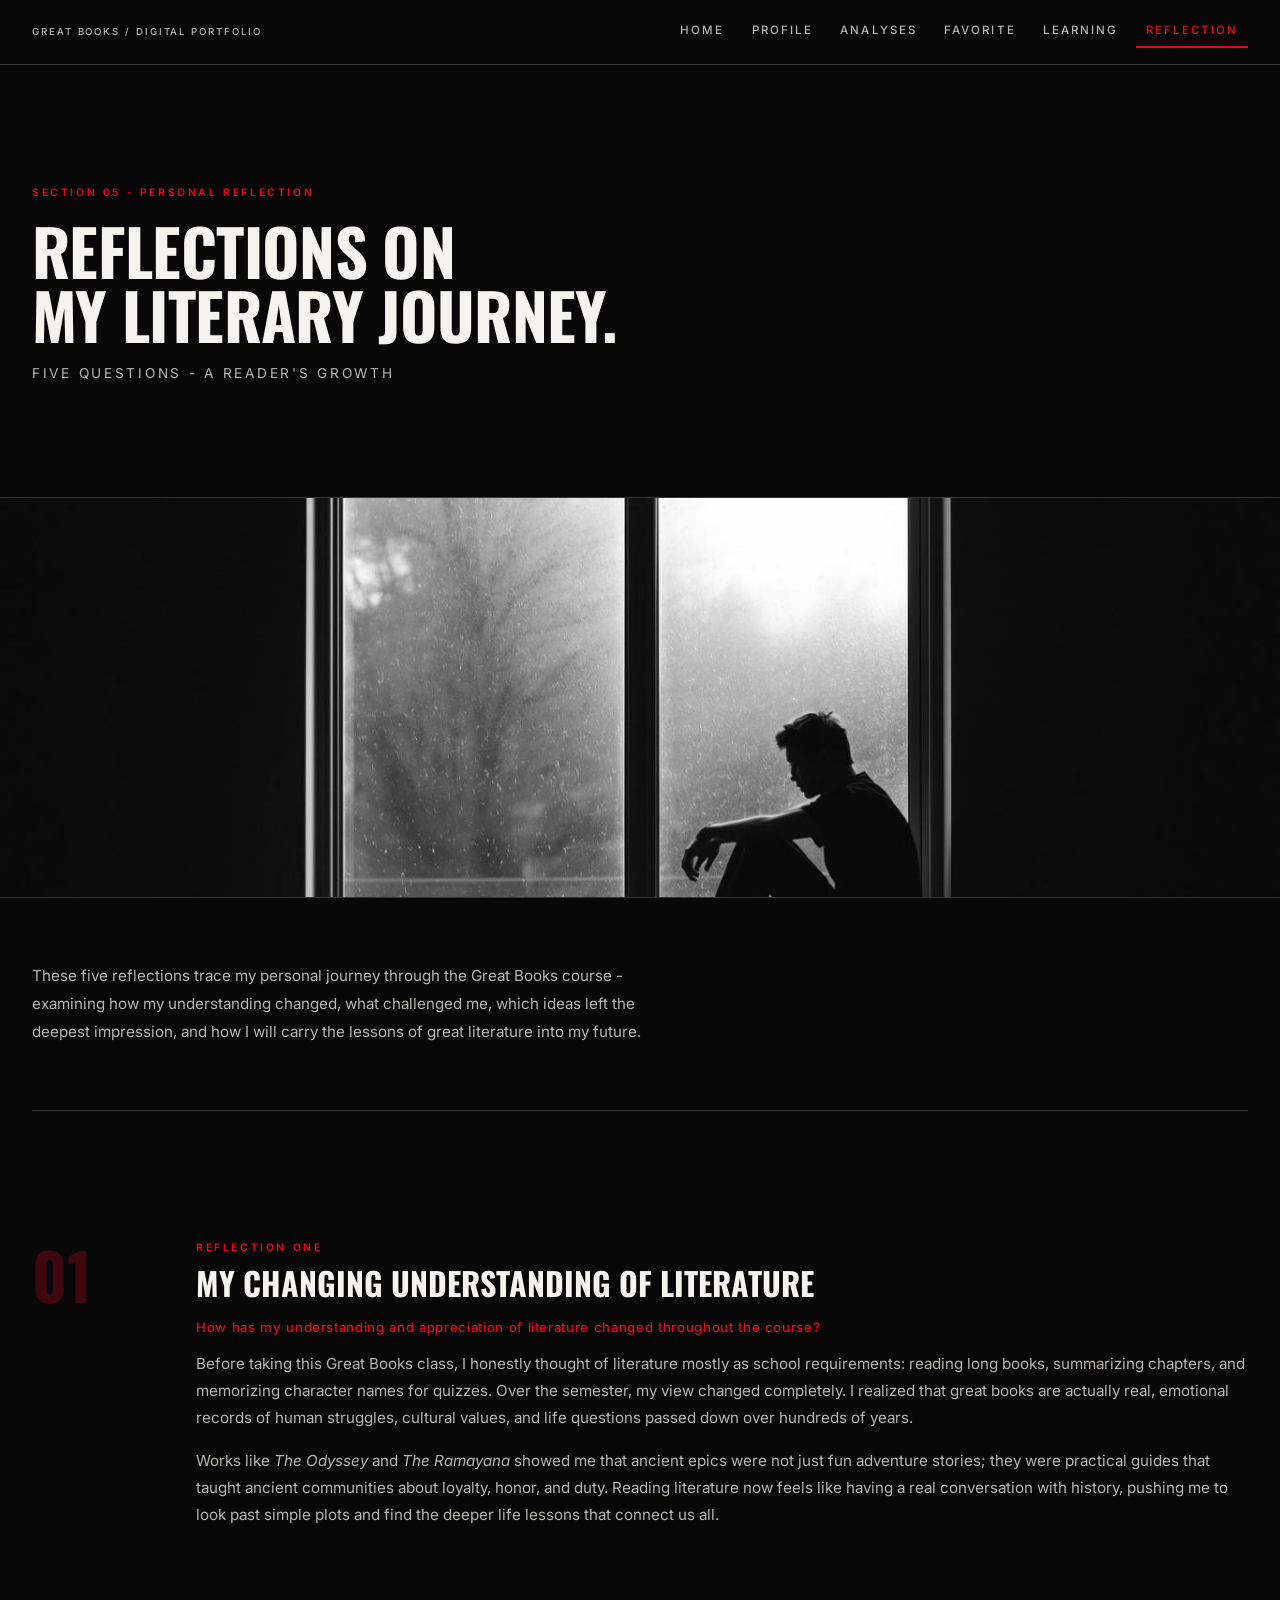
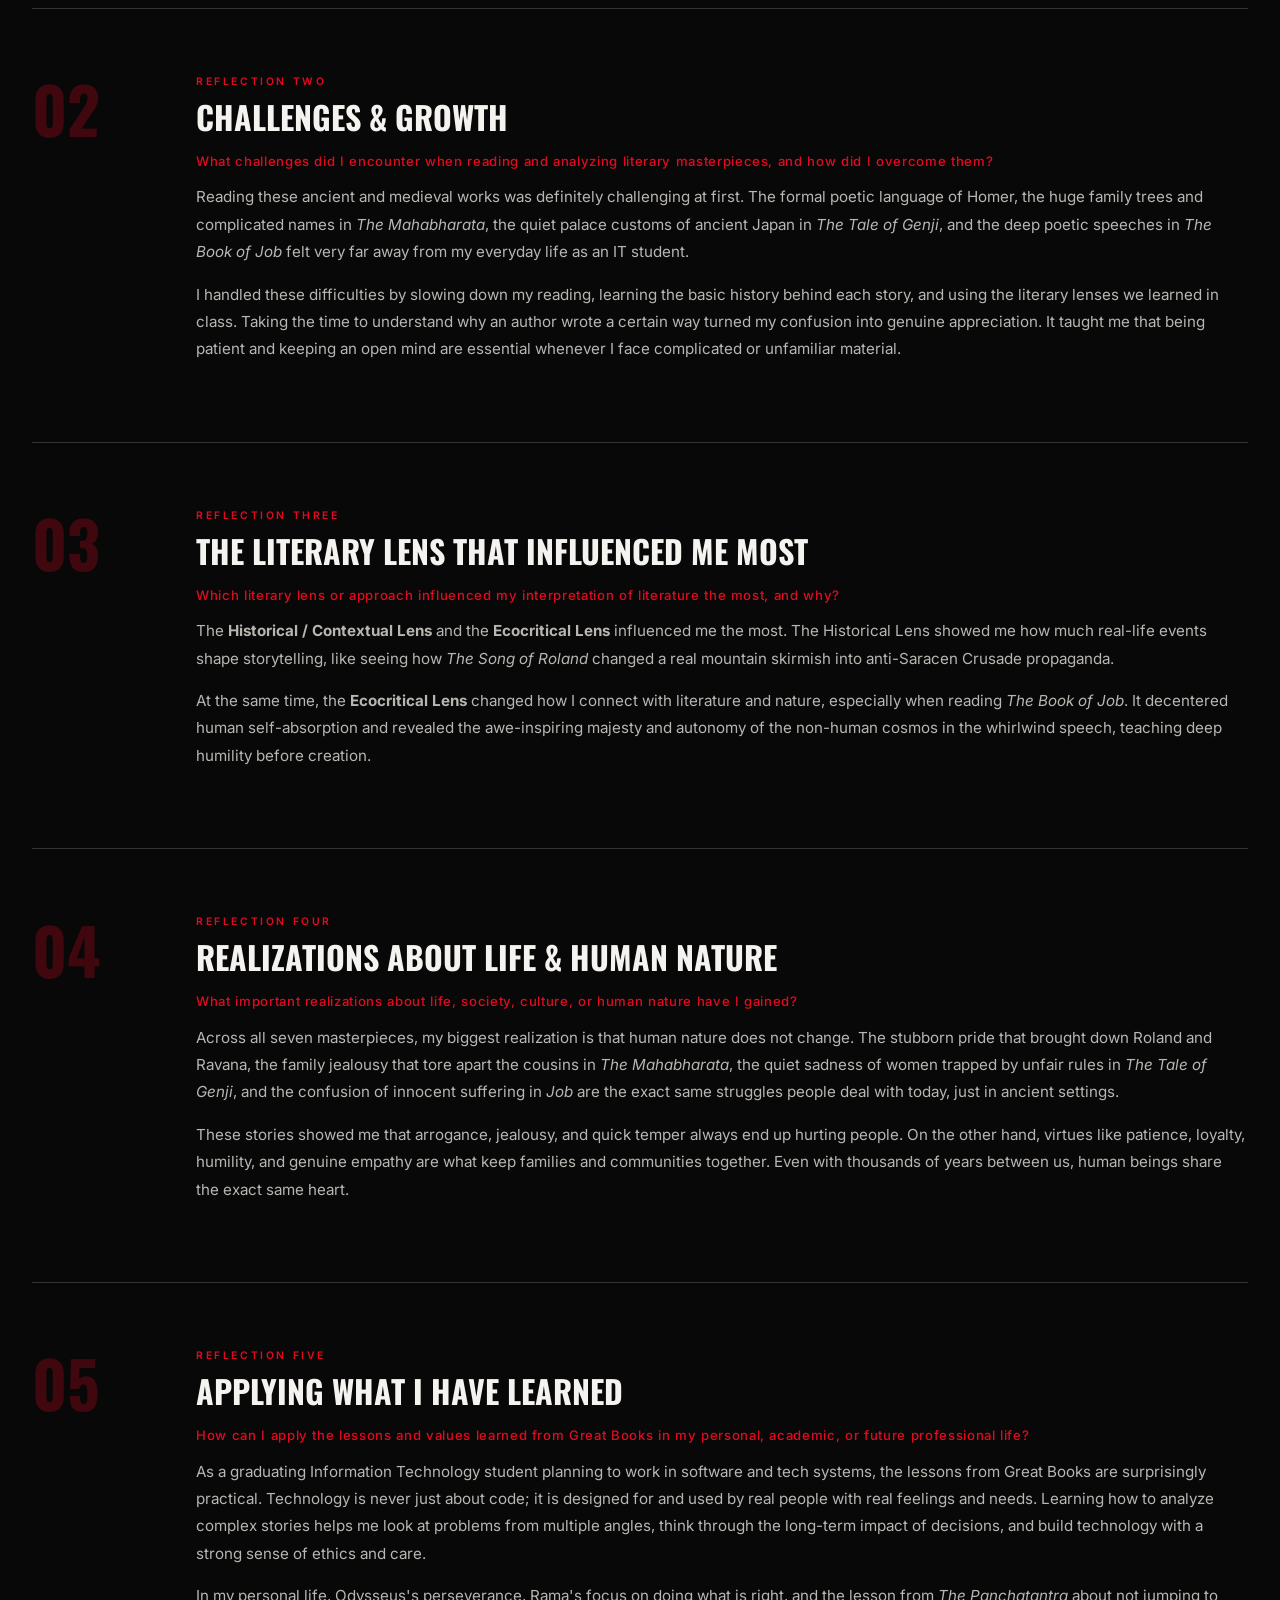
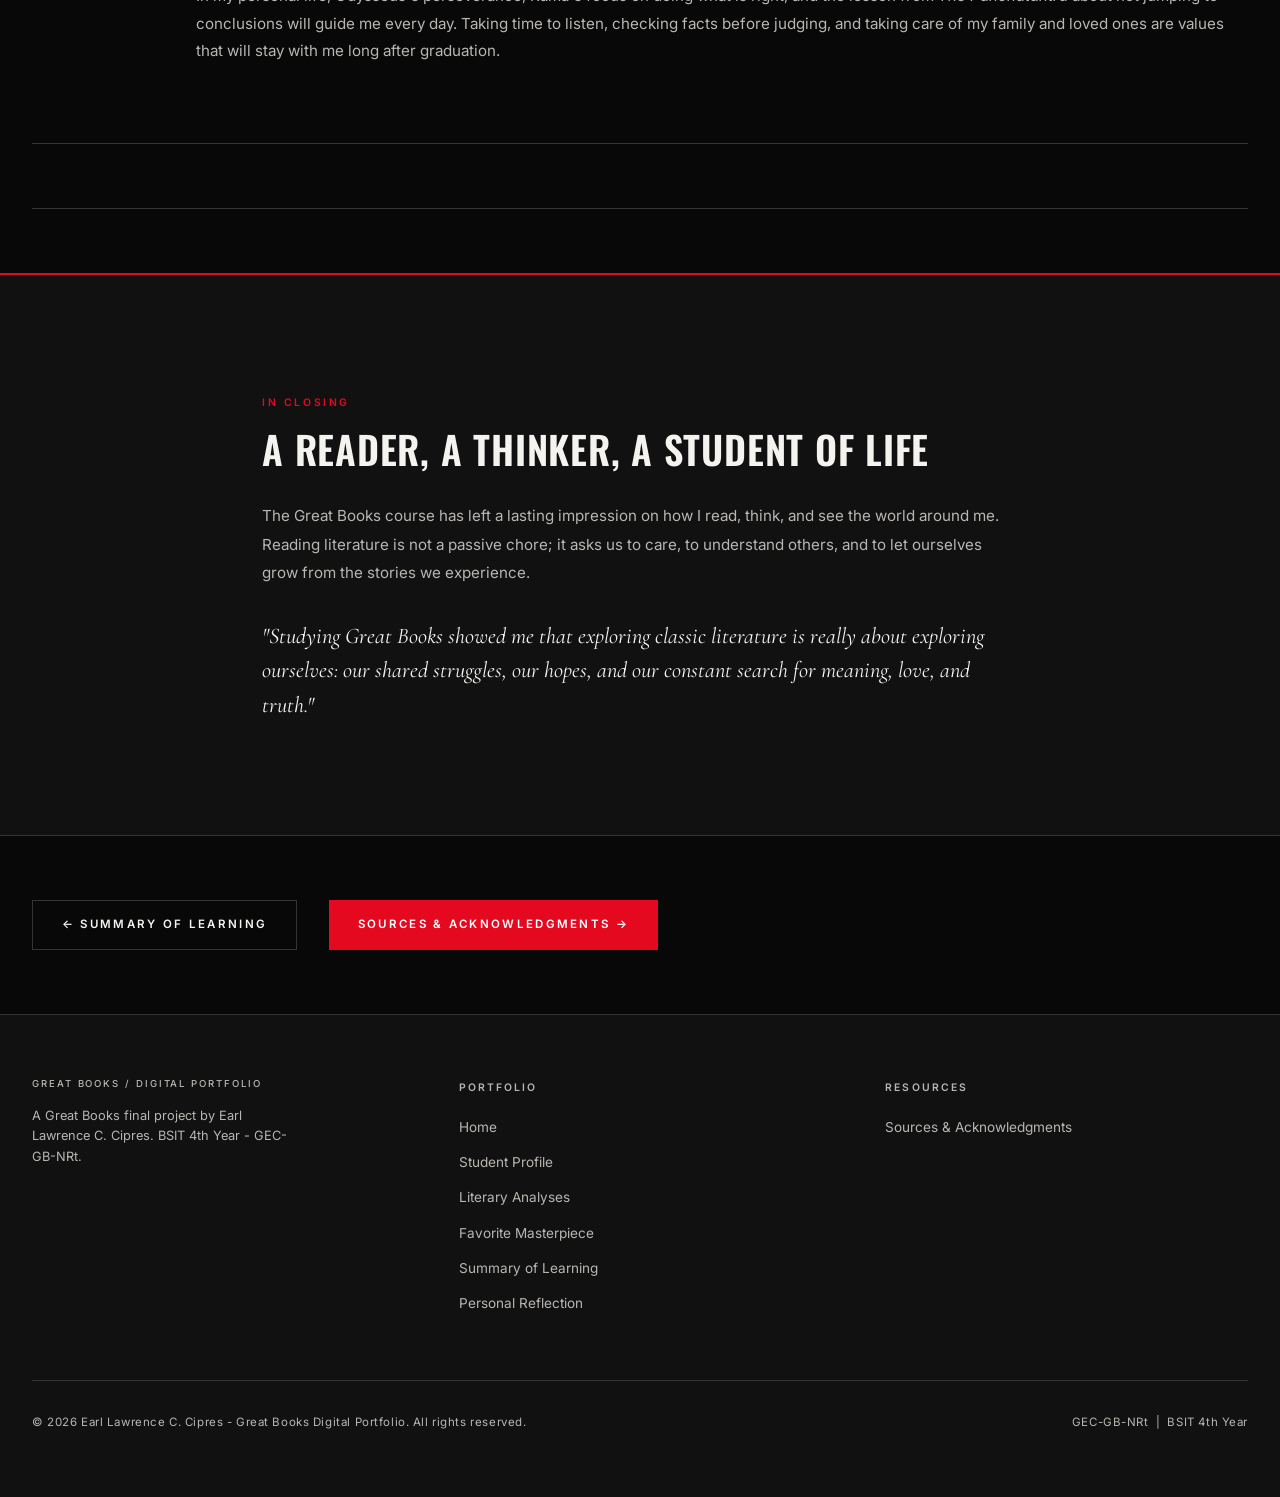
<file: reflection.html>
<!DOCTYPE html>
<html lang="en">
<head>
  <meta charset="UTF-8" />
  <meta name="viewport" content="width=device-width, initial-scale=1.0" />
  <title>Personal Reflection - My Literary Journey</title>
  <meta name="description" content="Reflections on My Literary Journey - five personal reflections on how Great Books changed my understanding of literature, life, and myself." />
  <link rel="stylesheet" href="css/styles.css" />
</head>
<body>

  <!-- HEADER -->
  <header class="site-header" role="banner">
    <div class="container">
      <div class="header-inner">
        <a href="index.html" class="brand" aria-label="My Literary Journey - Home">
          <span class="brand__label">Great Books / Digital Portfolio</span>
        </a>
        <nav class="nav-primary" aria-label="Primary navigation">
          <a href="index.html">Home</a>
          <a href="profile.html">Profile</a>
          <a href="analyses.html">Analyses</a>
          <a href="favorite.html">Favorite</a>
          <a href="learning.html">Learning</a>
          <a href="reflection.html" class="active">Reflection</a>
        </nav>
        <button class="nav-toggle" id="nav-toggle" aria-expanded="false" aria-controls="nav-mobile" aria-label="Open navigation">
          <span></span><span></span><span></span>
        </button>
      </div>
    </div>
    <nav class="nav-mobile" id="nav-mobile" aria-label="Mobile navigation">
      <a href="index.html">Home</a>
      <a href="profile.html">Profile</a>
      <a href="analyses.html">Analyses</a>
      <a href="favorite.html">Favorite</a>
      <a href="learning.html">Learning</a>
      <a href="reflection.html" class="active">Reflection</a>
      <a href="sources.html">Sources</a>
    </nav>
  </header>

  <main id="main-content">

    <!-- Page Header -->
    <section class="page-header" aria-labelledby="reflection-heading">
      <div class="container">
        <span class="eyebrow eyebrow--red">Section 05 - Personal Reflection</span>
        <h1 class="headline-lg" id="reflection-heading">Reflections on<br>My Literary Journey.</h1>
        <p class="page-subtitle">Five Questions - A Reader's Growth</p>
      </div>
    </section>

    <!-- Page Banner Image -->
    <div style="width:100%;max-height:400px;overflow:hidden;border-bottom:var(--border-thin);">
      <img src="assets/images/personal-reflection.jfif" alt="Personal reflection - my literary journey" class="img-grayscale" style="width:100%;height:400px;object-fit:cover;display:block;" loading="lazy" />
    </div>

    <!-- Intro -->
    <section aria-label="Reflection introduction">
      <div class="container" style="padding-block: var(--space-lg);">
        <div style="max-width:640px;">
          <p style="font-size:0.95rem;color:var(--text-secondary);line-height:1.85;">
            These five reflections trace my personal journey through the Great Books course - examining how my understanding changed, what challenged me, which ideas left the deepest impression, and how I will carry the lessons of great literature into my future.
          </p>
        </div>
      </div>
    </section>

    <!-- Five Reflection Sections -->
    <section aria-label="Personal reflections">
      <div class="container">
        <hr class="divider" style="margin-top:0;" />

        <!-- 01 -->
        <div class="numbered-section reveal">
          <div class="numbered-section__num">01</div>
          <div class="numbered-section__content">
            <p class="numbered-section__label">Reflection One</p>
            <h2 class="numbered-section__title">My Changing Understanding of Literature</h2>
            <div class="numbered-section__body">
              <p style="font-size:0.82rem;color:var(--accent-red);letter-spacing:0.05em;font-weight:500;margin-bottom:0.75em;">
                How has my understanding and appreciation of literature changed throughout the course?
              </p>
              <p>
                Before taking this Great Books class, I honestly thought of literature mostly as school requirements: reading long books, summarizing chapters, and memorizing character names for quizzes. Over the semester, my view changed completely. I realized that great books are actually real, emotional records of human struggles, cultural values, and life questions passed down over hundreds of years.
              </p>
              <p>
                Works like <em>The Odyssey</em> and <em>The Ramayana</em> showed me that ancient epics were not just fun adventure stories; they were practical guides that taught ancient communities about loyalty, honor, and duty. Reading literature now feels like having a real conversation with history, pushing me to look past simple plots and find the deeper life lessons that connect us all.
              </p>
            </div>
          </div>
        </div>

        <!-- 02 -->
        <div class="numbered-section reveal">
          <div class="numbered-section__num">02</div>
          <div class="numbered-section__content">
            <p class="numbered-section__label">Reflection Two</p>
            <h2 class="numbered-section__title">Challenges &amp; Growth</h2>
            <div class="numbered-section__body">
              <p style="font-size:0.82rem;color:var(--accent-red);letter-spacing:0.05em;font-weight:500;margin-bottom:0.75em;">
                What challenges did I encounter when reading and analyzing literary masterpieces, and how did I overcome them?
              </p>
              <p>
                Reading these ancient and medieval works was definitely challenging at first. The formal poetic language of Homer, the huge family trees and complicated names in <em>The Mahabharata</em>, the quiet palace customs of ancient Japan in <em>The Tale of Genji</em>, and the deep poetic speeches in <em>The Book of Job</em> felt very far away from my everyday life as an IT student.
              </p>
              <p>
                I handled these difficulties by slowing down my reading, learning the basic history behind each story, and using the literary lenses we learned in class. Taking the time to understand why an author wrote a certain way turned my confusion into genuine appreciation. It taught me that being patient and keeping an open mind are essential whenever I face complicated or unfamiliar material.
              </p>
            </div>
          </div>
        </div>

        <!-- 03 -->
        <div class="numbered-section reveal">
          <div class="numbered-section__num">03</div>
          <div class="numbered-section__content">
            <p class="numbered-section__label">Reflection Three</p>
            <h2 class="numbered-section__title">The Literary Lens That Influenced Me Most</h2>
            <div class="numbered-section__body">
              <p style="font-size:0.82rem;color:var(--accent-red);letter-spacing:0.05em;font-weight:500;margin-bottom:0.75em;">
                Which literary lens or approach influenced my interpretation of literature the most, and why?
              </p>
              <p>
                The <strong>Historical / Contextual Lens</strong> and the <strong>Ecocritical Lens</strong> influenced me the most. The Historical Lens showed me how much real-life events shape storytelling, like seeing how <em>The Song of Roland</em> changed a real mountain skirmish into anti-Saracen Crusade propaganda.
              </p>
              <p>
                At the same time, the <strong>Ecocritical Lens</strong> changed how I connect with literature and nature, especially when reading <em>The Book of Job</em>. It decentered human self-absorption and revealed the awe-inspiring majesty and autonomy of the non-human cosmos in the whirlwind speech, teaching deep humility before creation.
              </p>
            </div>
          </div>
        </div>

        <!-- 04 -->
        <div class="numbered-section reveal">
          <div class="numbered-section__num">04</div>
          <div class="numbered-section__content">
            <p class="numbered-section__label">Reflection Four</p>
            <h2 class="numbered-section__title">Realizations About Life &amp; Human Nature</h2>
            <div class="numbered-section__body">
              <p style="font-size:0.82rem;color:var(--accent-red);letter-spacing:0.05em;font-weight:500;margin-bottom:0.75em;">
                What important realizations about life, society, culture, or human nature have I gained?
              </p>
              <p>
                Across all seven masterpieces, my biggest realization is that human nature does not change. The stubborn pride that brought down Roland and Ravana, the family jealousy that tore apart the cousins in <em>The Mahabharata</em>, the quiet sadness of women trapped by unfair rules in <em>The Tale of Genji</em>, and the confusion of innocent suffering in <em>Job</em> are the exact same struggles people deal with today, just in ancient settings.
              </p>
              <p>
                These stories showed me that arrogance, jealousy, and quick temper always end up hurting people. On the other hand, virtues like patience, loyalty, humility, and genuine empathy are what keep families and communities together. Even with thousands of years between us, human beings share the exact same heart.
              </p>
            </div>
          </div>
        </div>

        <!-- 05 -->
        <div class="numbered-section reveal">
          <div class="numbered-section__num">05</div>
          <div class="numbered-section__content">
            <p class="numbered-section__label">Reflection Five</p>
            <h2 class="numbered-section__title">Applying What I Have Learned</h2>
            <div class="numbered-section__body">
              <p style="font-size:0.82rem;color:var(--accent-red);letter-spacing:0.05em;font-weight:500;margin-bottom:0.75em;">
                How can I apply the lessons and values learned from Great Books in my personal, academic, or future professional life?
              </p>
              <p>
                As a graduating Information Technology student planning to work in software and tech systems, the lessons from Great Books are surprisingly practical. Technology is never just about code; it is designed for and used by real people with real feelings and needs. Learning how to analyze complex stories helps me look at problems from multiple angles, think through the long-term impact of decisions, and build technology with a strong sense of ethics and care.
              </p>
              <p>
                In my personal life, Odysseus's perseverance, Rama's focus on doing what is right, and the lesson from <em>The Panchatantra</em> about not jumping to conclusions will guide me every day. Taking time to listen, checking facts before judging, and taking care of my family and loved ones are values that will stay with me long after graduation.
              </p>
            </div>
          </div>
        </div>

        <hr class="divider" />
      </div>
    </section>

    <!-- Concluding Statement (dark panel) -->
    <section style="background-color:var(--bg-secondary);border-top:var(--border-red);border-bottom:var(--border-thin);padding:var(--space-xl) var(--space-md);" aria-label="Concluding statement">
      <div class="container" style="max-width:820px;">
        <span class="eyebrow eyebrow--red">In Closing</span>
        <h2 class="headline-md" style="margin-bottom:var(--space-md);">A Reader, A Thinker, A Student of Life</h2>
        <p style="font-size:0.95rem;color:var(--text-secondary);line-height:1.85;margin-bottom:var(--space-md);">
          The Great Books course has left a lasting impression on how I read, think, and see the world around me. Reading literature is not a passive chore; it asks us to care, to understand others, and to let ourselves grow from the stories we experience.
        </p>
        <p style="font-family:var(--font-literary);font-style:italic;font-size:clamp(1.1rem,2vw,1.4rem);color:var(--text-primary);line-height:1.55;">
          "Studying Great Books showed me that exploring classic literature is really about exploring ourselves: our shared struggles, our hopes, and our constant search for meaning, love, and truth."
        </p>
      </div>
    </section>

    <!-- Navigation -->
    <div class="container" style="padding-block: var(--space-lg); display:flex; gap: var(--space-md); flex-wrap:wrap;">
      <a href="learning.html" class="btn btn-outline">← Summary of Learning</a>
      <a href="sources.html" class="btn btn-primary">Sources &amp; Acknowledgments →</a>
    </div>

  </main>

  <!-- FOOTER -->
  <footer class="site-footer" role="contentinfo">
    <div class="container">
      <div class="footer-inner">
        <div class="footer-brand">
          <a href="index.html" class="brand">
            <span class="brand__label">Great Books / Digital Portfolio</span>
          </a>
          <p>A Great Books final project by Earl Lawrence C. Cipres. BSIT 4th Year - GEC-GB-NRt.</p>
        </div>
        <nav class="footer-nav" aria-label="Footer portfolio sections">
          <h4>Portfolio</h4>
          <ul>
            <li><a href="index.html">Home</a></li>
            <li><a href="profile.html">Student Profile</a></li>
            <li><a href="analyses.html">Literary Analyses</a></li>
            <li><a href="favorite.html">Favorite Masterpiece</a></li>
            <li><a href="learning.html">Summary of Learning</a></li>
            <li><a href="reflection.html">Personal Reflection</a></li>
          </ul>
        </nav>
        <div class="footer-links">
          <h4>Resources</h4>
          <ul>
            <li><a href="sources.html">Sources &amp; Acknowledgments</a></li>
          </ul>
        </div>
      </div>
      <div class="footer-bottom">
        <p>© 2026 Earl Lawrence C. Cipres - Great Books Digital Portfolio. All rights reserved.</p>
        <p>GEC-GB-NRt &nbsp;|&nbsp; BSIT 4th Year</p>
      </div>
    </div>
  </footer>

  <script src="js/main.js"></script>
</body>
</html>
</file>
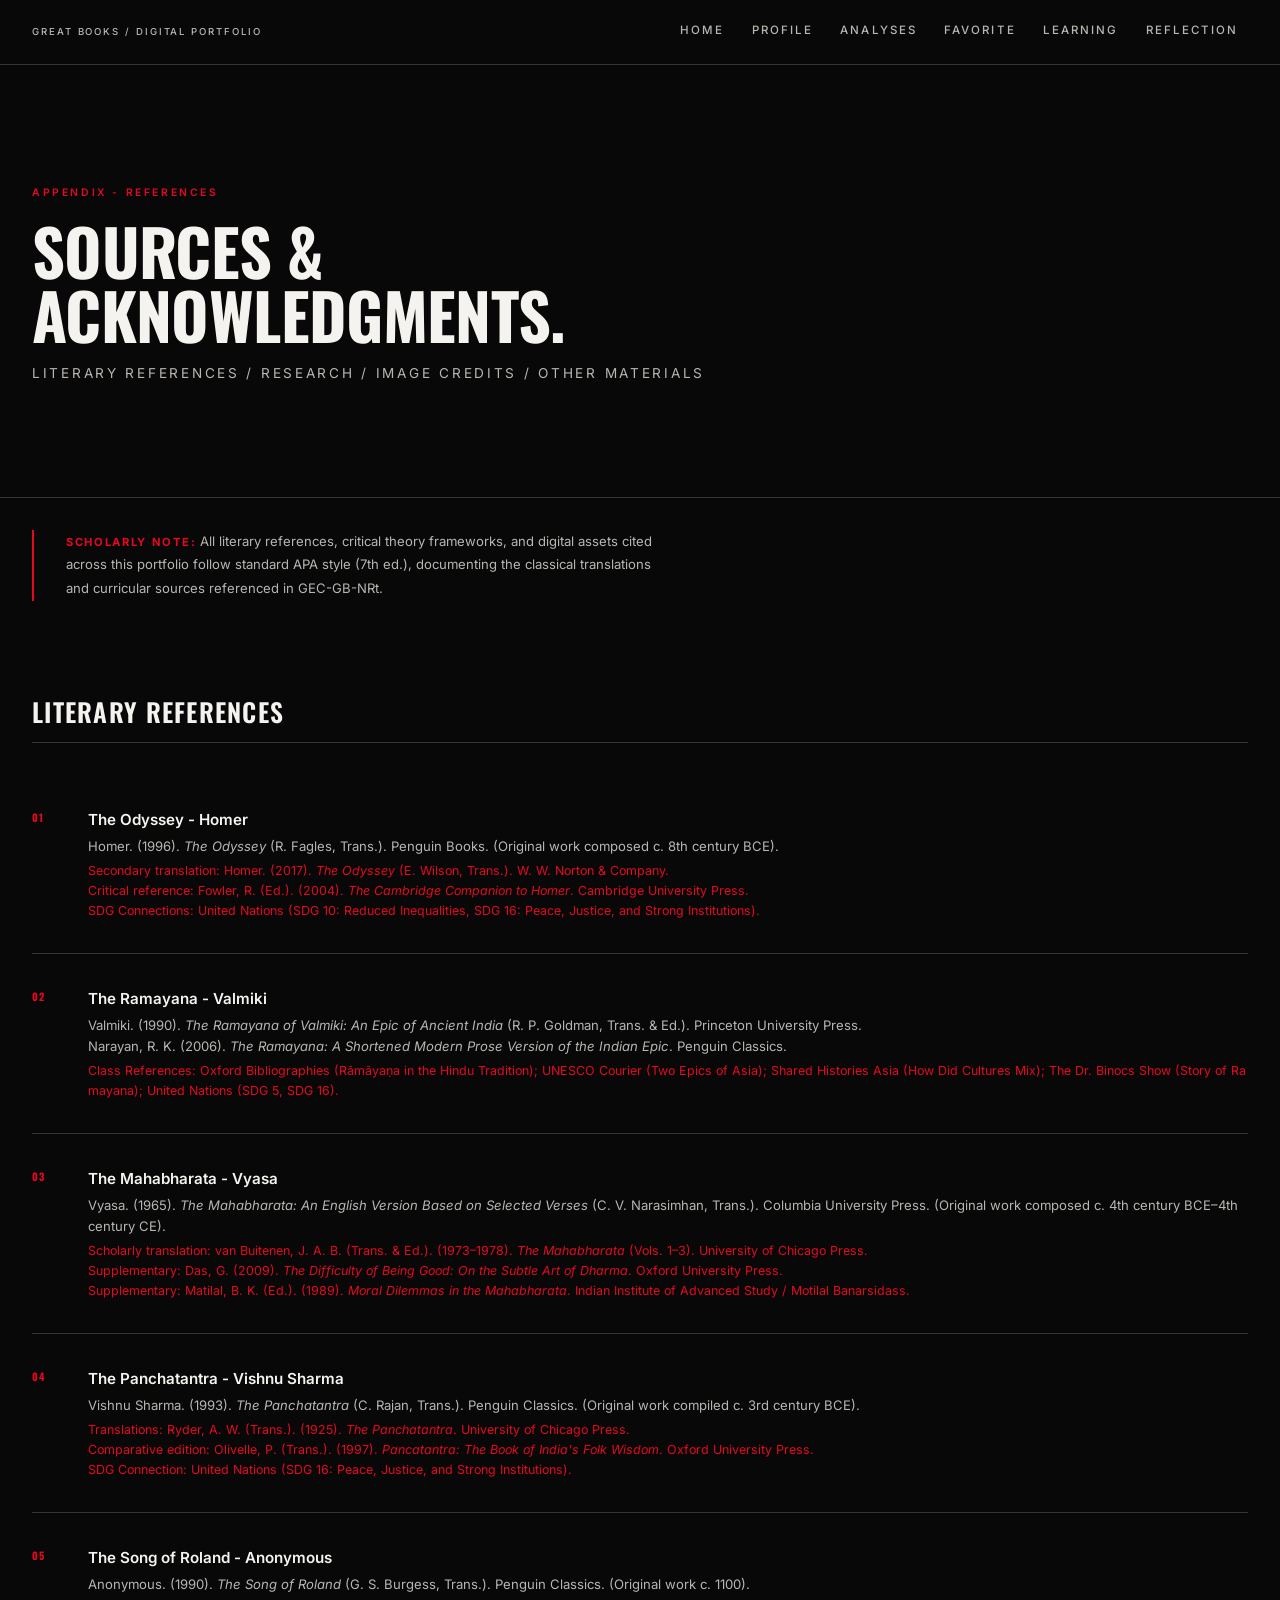
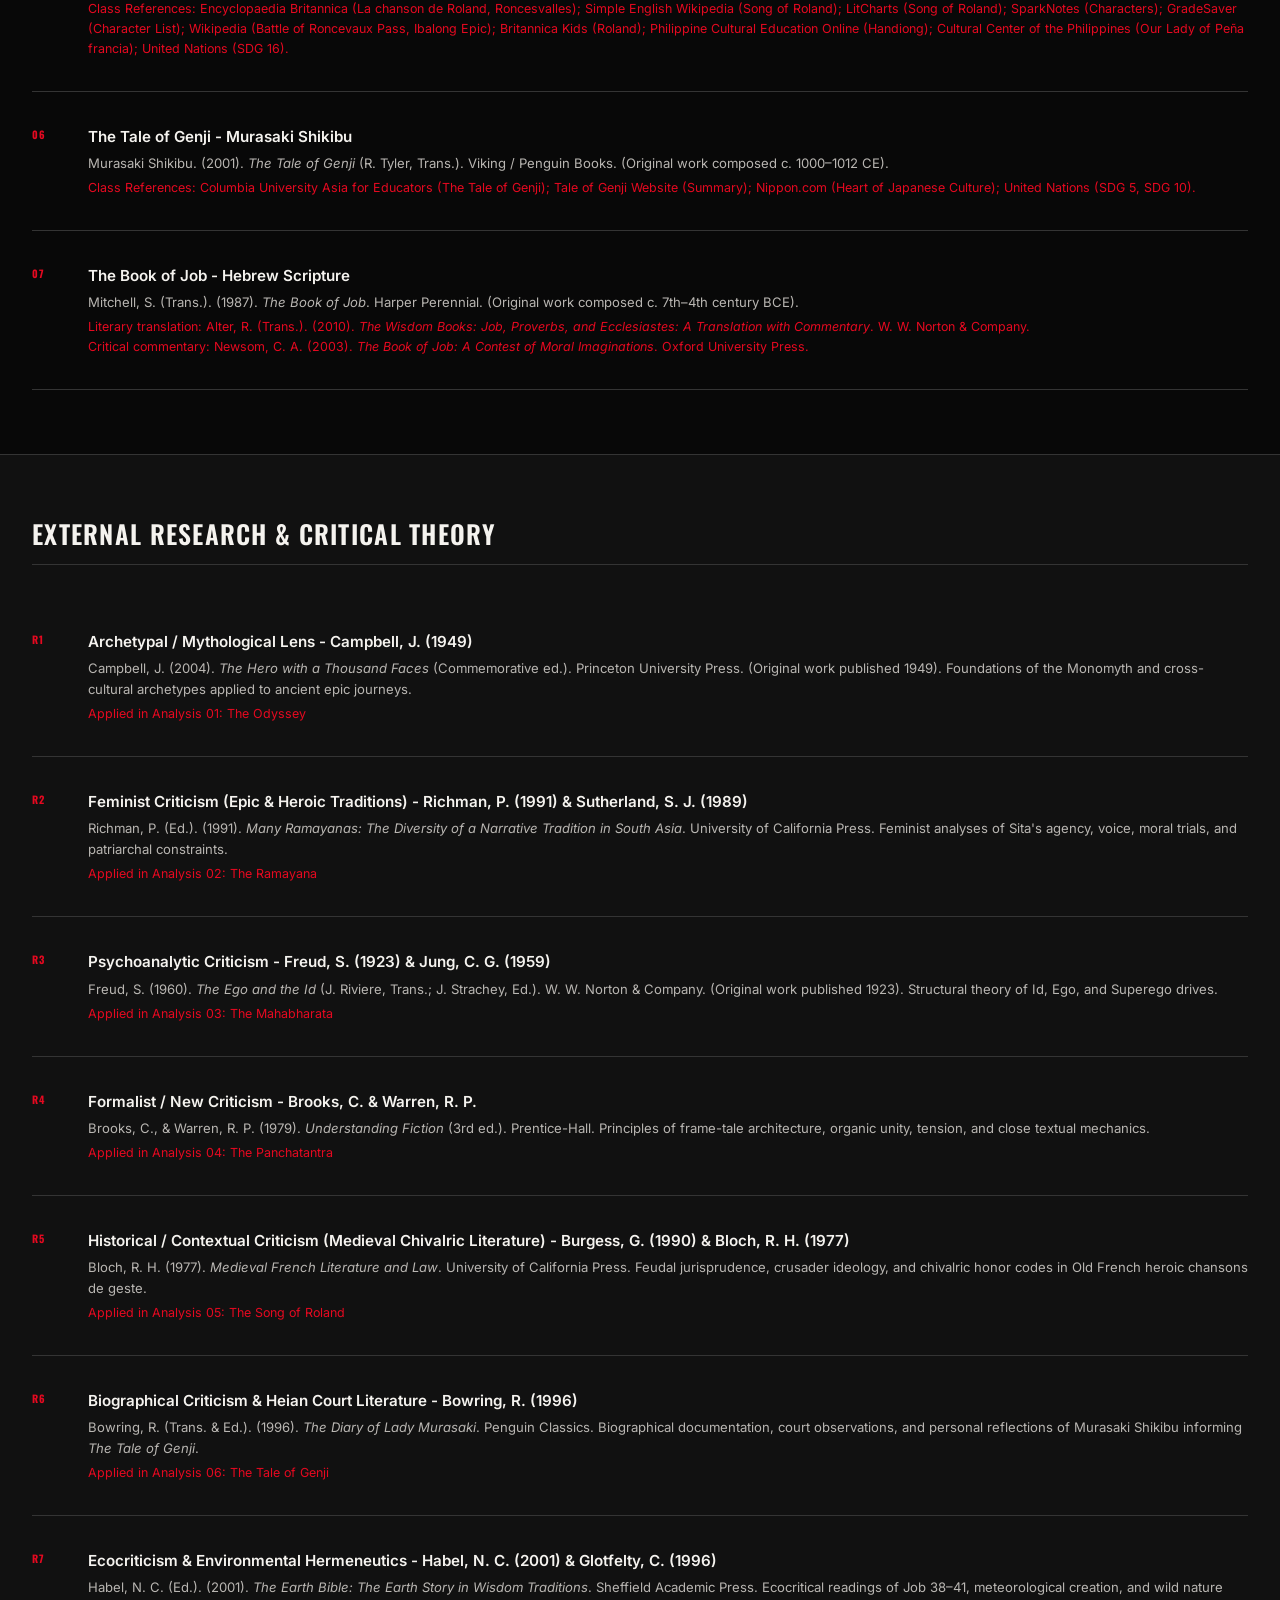
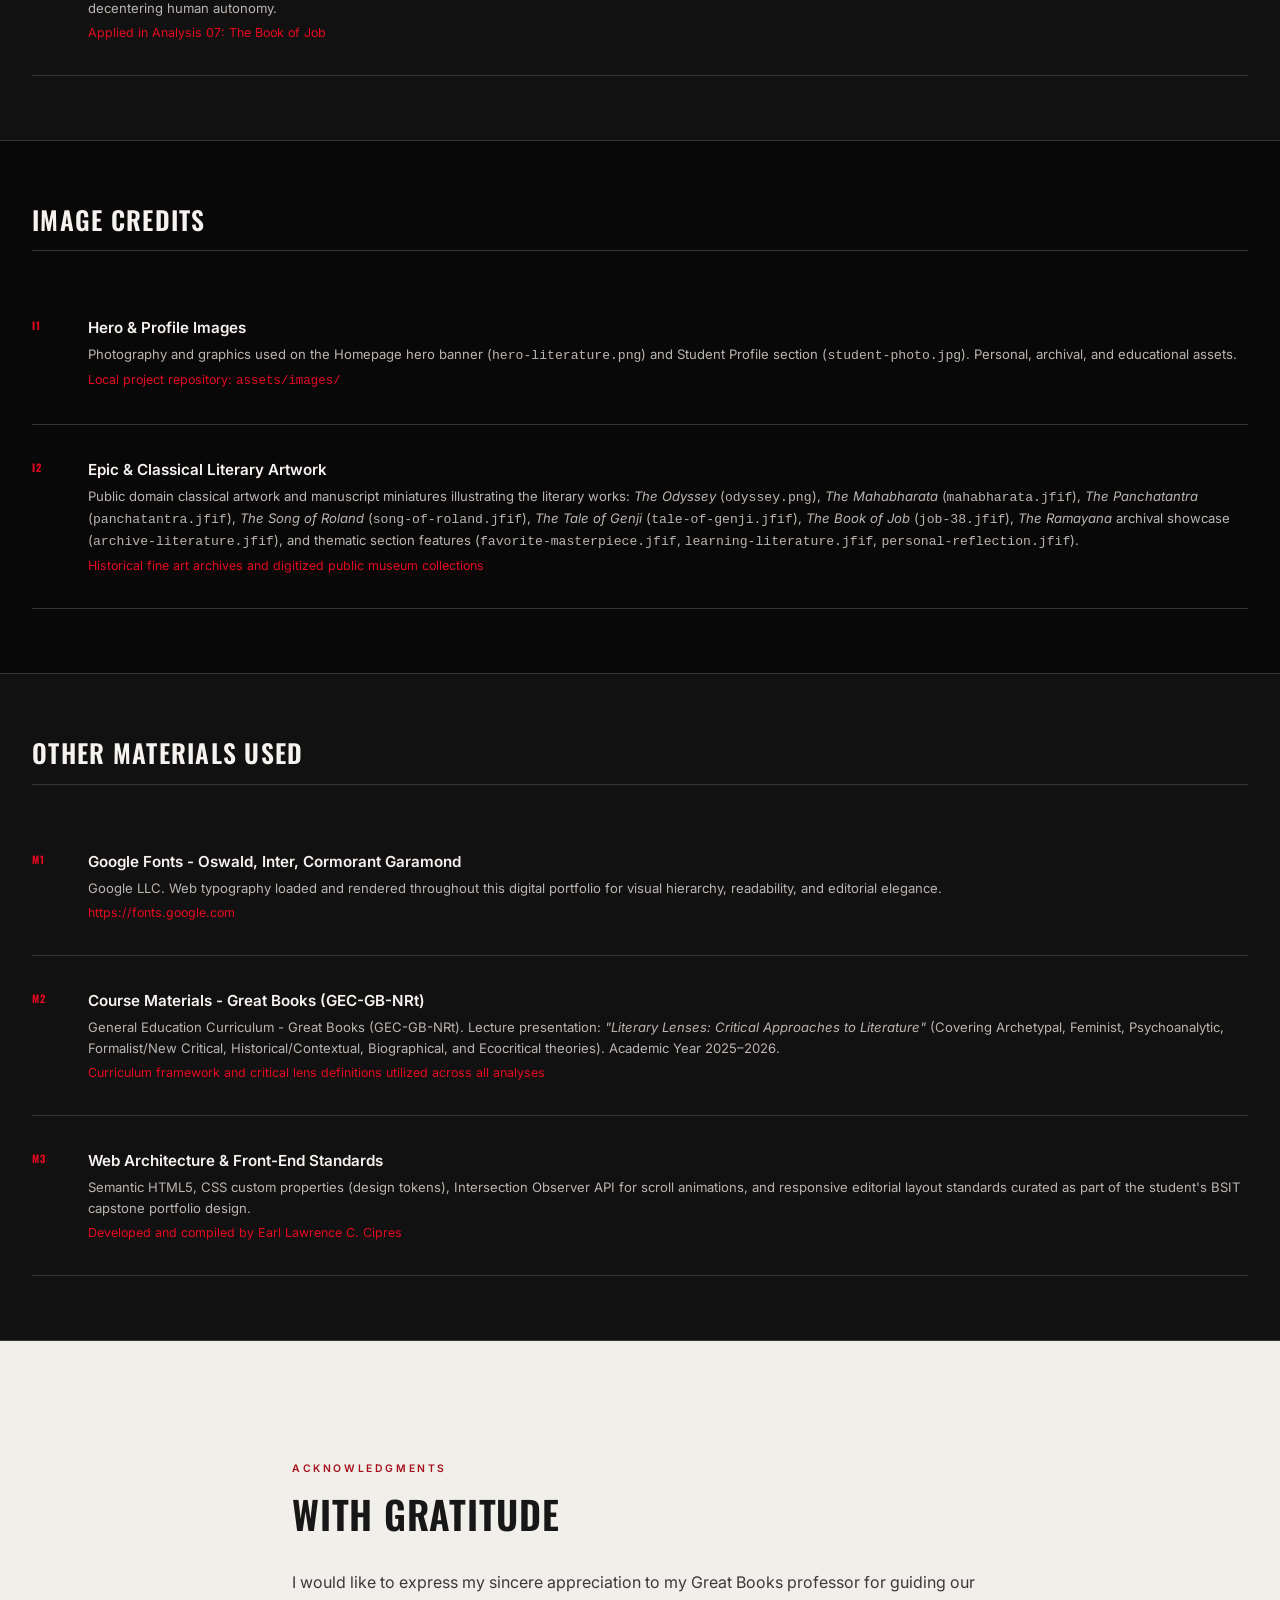
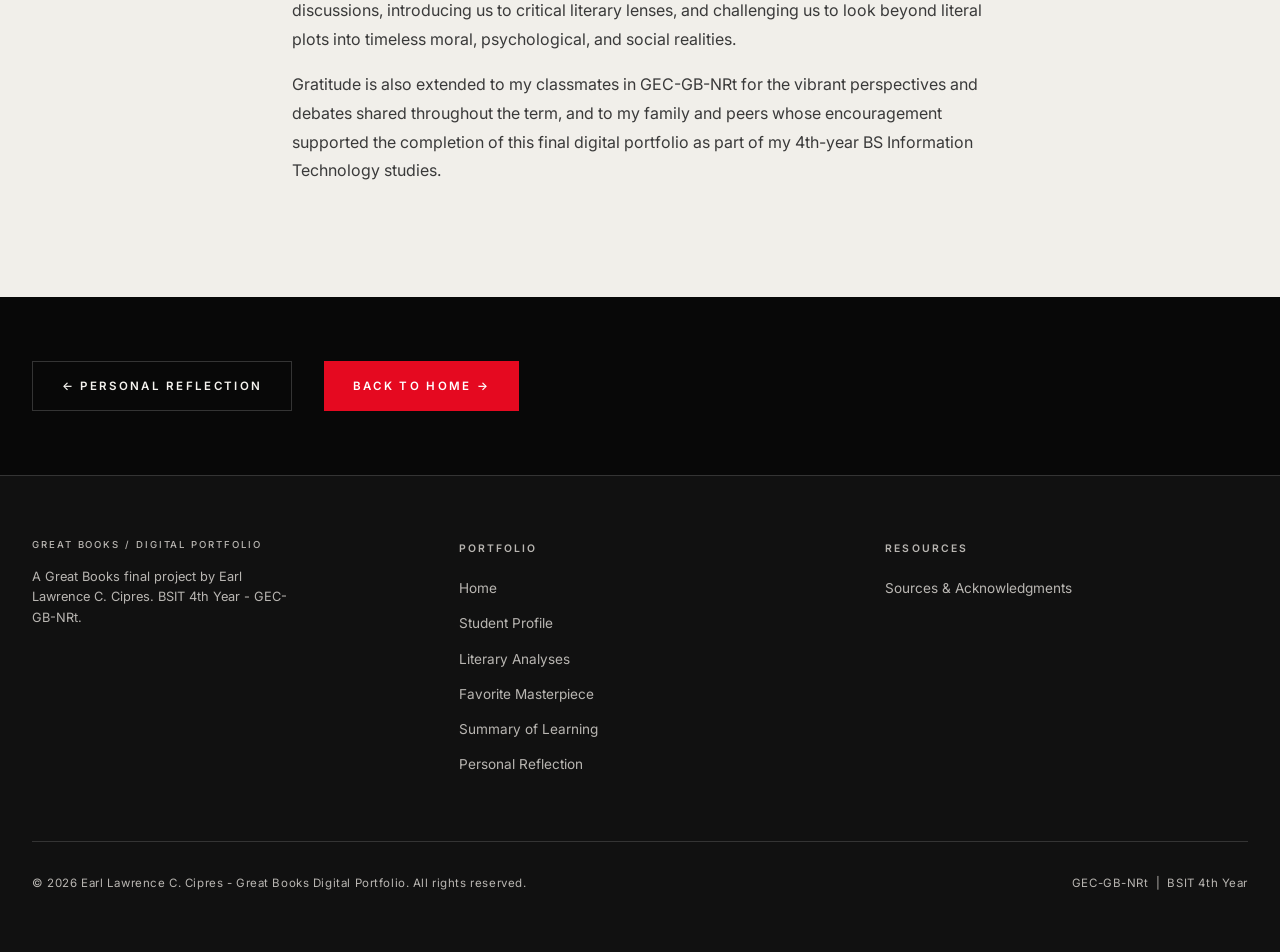
<file: sources.html>
<!DOCTYPE html>
<html lang="en">

<head>
  <meta charset="UTF-8" />
  <meta name="viewport" content="width=device-width, initial-scale=1.0" />
  <title>Sources &amp; Acknowledgments - My Literary Journey</title>
  <meta name="description"
    content="Sources and acknowledgments for the Great Books digital portfolio by Earl Lawrence C. Cipres - literary references, research sources, image credits, and other materials used." />
  <link rel="stylesheet" href="css/styles.css" />
</head>

<body>

  <!-- HEADER -->
  <header class="site-header" role="banner">
    <div class="container">
      <div class="header-inner">
        <a href="index.html" class="brand" aria-label="My Literary Journey - Home">
          <span class="brand__label">Great Books / Digital Portfolio</span>
        </a>
        <nav class="nav-primary" aria-label="Primary navigation">
          <a href="index.html">Home</a>
          <a href="profile.html">Profile</a>
          <a href="analyses.html">Analyses</a>
          <a href="favorite.html">Favorite</a>
          <a href="learning.html">Learning</a>
          <a href="reflection.html">Reflection</a>
        </nav>
        <button class="nav-toggle" id="nav-toggle" aria-expanded="false" aria-controls="nav-mobile"
          aria-label="Open navigation">
          <span></span><span></span><span></span>
        </button>
      </div>
    </div>
    <nav class="nav-mobile" id="nav-mobile" aria-label="Mobile navigation">
      <a href="index.html">Home</a>
      <a href="profile.html">Profile</a>
      <a href="analyses.html">Analyses</a>
      <a href="favorite.html">Favorite</a>
      <a href="learning.html">Learning</a>
      <a href="reflection.html">Reflection</a>
      <a href="sources.html" class="active">Sources</a>
    </nav>
  </header>

  <main id="main-content">

    <!-- Page Header -->
    <section class="page-header" aria-labelledby="sources-heading">
      <div class="container">
        <span class="eyebrow eyebrow--red">Appendix - References</span>
        <h1 class="headline-lg" id="sources-heading">Sources &amp;<br>Acknowledgments.</h1>
        <p class="page-subtitle">Literary References / Research / Image Credits / Other Materials</p>
      </div>
    </section>

    <!-- Important Note -->
    <div class="container" style="padding-block: var(--space-md);">
      <div style="border-left: var(--border-red); padding-left: var(--space-md); max-width:640px;">
        <p style="font-size:0.82rem;color:var(--text-secondary);line-height:1.8;">
          <strong
            style="color:var(--accent-red);text-transform:uppercase;font-size:0.7rem;letter-spacing:0.15em;">Scholarly
            Note:</strong>
          All literary references, critical theory frameworks, and digital assets cited across this portfolio follow
          standard APA style (7th ed.), documenting the classical translations and curricular sources referenced in
          GEC-GB-NRt.
        </p>
      </div>
    </div>

    <!-- Section: Literary References -->
    <section aria-labelledby="literary-refs-heading">
      <div class="container" style="padding-block: var(--space-lg);">
        <h2 class="headline-sm" id="literary-refs-heading"
          style="margin-bottom:var(--space-md);padding-bottom:var(--space-sm);border-bottom:var(--border-thin);">
          Literary References
        </h2>

        <div class="sources-list">

          <div class="source-item reveal">
            <div class="source-item__num">01</div>
            <div>
              <p class="source-item__title">The Odyssey - Homer</p>
              <p class="source-item__meta">
                Homer. (1996). <em>The Odyssey</em> (R. Fagles, Trans.). Penguin Books. (Original work composed c. 8th
                century BCE).<br>
                <span class="source-item__url">Secondary translation: Homer. (2017). <em>The Odyssey</em> (E. Wilson,
                  Trans.). W. W. Norton &amp; Company.<br>
                  Critical reference: Fowler, R. (Ed.). (2004). <em>The Cambridge Companion to Homer</em>. Cambridge University Press.<br>
                  SDG Connections: United Nations (<a href="https://sdgs.un.org/goals/goal10" target="_blank" rel="noopener">SDG 10: Reduced Inequalities</a>, <a href="https://sdgs.un.org/goals/goal16" target="_blank" rel="noopener">SDG 16: Peace, Justice, and Strong Institutions</a>).</span>
              </p>
            </div>
          </div>

          <div class="source-item reveal">
            <div class="source-item__num">02</div>
            <div>
              <p class="source-item__title">The Ramayana - Valmiki</p>
              <p class="source-item__meta">
                Valmiki. (1990). <em>The Ramayana of Valmiki: An Epic of Ancient India</em> (R. P. Goldman, Trans. &amp;
                Ed.). Princeton University Press.<br>
                Narayan, R. K. (2006). <em>The Ramayana: A Shortened Modern Prose Version of the Indian Epic</em>.
                Penguin Classics.<br>
                <span class="source-item__url">Class References: Oxford Bibliographies (<a
                    href="https://academic.oup.com/reference/62357/reference-article-abstract/554506082" target="_blank"
                    rel="noopener">Rāmāyaṇa in the Hindu Tradition</a>); UNESCO Courier (<a
                    href="https://courier.unesco.org/en/articles/ramayana-and-mahabharata-two-epics-asia"
                    target="_blank" rel="noopener">Two Epics of Asia</a>); Shared Histories Asia (<a
                    href="https://sharedhistories.asia/units/u2/l5/" target="_blank" rel="noopener">How Did Cultures
                    Mix</a>); The Dr. Binocs Show (<a href="https://www.youtube.com/watch?v=cvCv7kTcRXI" target="_blank"
                    rel="noopener">Story of Ramayana</a>); United Nations (<a href="https://sdgs.un.org/goals/goal5"
                    target="_blank" rel="noopener">SDG 5</a>, <a href="https://sdgs.un.org/goals/goal16" target="_blank"
                    rel="noopener">SDG 16</a>).</span>
              </p>
            </div>
          </div>

          <div class="source-item reveal">
            <div class="source-item__num">03</div>
            <div>
              <p class="source-item__title">The Mahabharata - Vyasa</p>
              <p class="source-item__meta">
                Vyasa. (1965). <em>The Mahabharata: An English Version Based on Selected Verses</em> (C. V. Narasimhan,
                Trans.). Columbia University Press. (Original work composed c. 4th century BCE–4th century CE).<br>
                <span class="source-item__url">Scholarly translation: van Buitenen, J. A. B. (Trans. &amp; Ed.). (1973–1978).
                  <em>The Mahabharata</em> (Vols. 1–3). University of Chicago Press.<br>
                  Supplementary: Das, G. (2009). <em>The Difficulty of Being Good: On the Subtle Art of Dharma</em>. Oxford University Press.<br>
                  Supplementary: Matilal, B. K. (Ed.). (1989). <em>Moral Dilemmas in the Mahabharata</em>. Indian Institute of Advanced Study / Motilal Banarsidass.</span>
              </p>
            </div>
          </div>

          <div class="source-item reveal">
            <div class="source-item__num">04</div>
            <div>
              <p class="source-item__title">The Panchatantra - Vishnu Sharma</p>
              <p class="source-item__meta">
                Vishnu Sharma. (1993). <em>The Panchatantra</em> (C. Rajan, Trans.). Penguin Classics. (Original work compiled c. 3rd century BCE).<br>
                <span class="source-item__url">Translations: Ryder, A. W. (Trans.). (1925). <em>The Panchatantra</em>. University of Chicago Press.<br>
                Comparative edition: Olivelle, P. (Trans.). (1997). <em>Pancatantra: The Book of India's Folk Wisdom</em>. Oxford University Press.<br>
                SDG Connection: United Nations (<a href="https://sdgs.un.org/goals/goal16" target="_blank" rel="noopener">SDG 16: Peace, Justice, and Strong Institutions</a>).</span>
              </p>
            </div>
          </div>

          <div class="source-item reveal">
            <div class="source-item__num">05</div>
            <div>
              <p class="source-item__title">The Song of Roland - Anonymous</p>
              <p class="source-item__meta">
                Anonymous. (1990). <em>The Song of Roland</em> (G. S. Burgess, Trans.). Penguin Classics. (Original work
                c. 1100).<br>
                <span class="source-item__url">Class References: Encyclopaedia Britannica (<a
                    href="https://www.britannica.com/topic/La-Chanson-de-Roland" target="_blank" rel="noopener">La
                    chanson de Roland</a>, <a href="https://www.britannica.com/place/Roncesvalles" target="_blank"
                    rel="noopener">Roncesvalles</a>); Simple English Wikipedia (<a
                    href="https://simple.wikipedia.org/wiki/The_Song_of_Roland" target="_blank" rel="noopener">Song of
                    Roland</a>); LitCharts (<a href="https://www.litcharts.com/lit/the-song-of-roland" target="_blank" rel="noopener">Song of Roland</a>); SparkNotes (<a href="https://www.sparknotes.com/lit/songofroland/characters/" target="_blank" rel="noopener">Characters</a>); GradeSaver (<a href="https://www.gradesaver.com/song-of-roland/study-guide/character-list" target="_blank" rel="noopener">Character List</a>); Wikipedia (<a
                    href="https://en.wikipedia.org/wiki/Battle_of_Roncevaux_Pass" target="_blank"
                    rel="noopener">Battle of Roncevaux Pass</a>, <a
                    href="https://en.wikipedia.org/wiki/Ibalong_Epic" target="_blank"
                    rel="noopener">Ibalong Epic</a>); Britannica Kids (<a
                    href="https://kids.britannica.com/students/article/Roland/276769" target="_blank"
                    rel="noopener">Roland</a>); Philippine Cultural Education Online (<a
                    href="https://philippineculturaleducation.com.ph/?p=12141" target="_blank"
                    rel="noopener">Handiong</a>); Cultural Center of the Philippines (<a
                    href="https://epa.culturalcenter.gov.ph/3/82/2249" target="_blank" rel="noopener">Our Lady of
                    Peñafrancia</a>); United Nations (<a href="https://sierraleone.un.org/en/sdgs/16" target="_blank"
                    rel="noopener">SDG 16</a>).</span>
              </p>
            </div>
          </div>

          <div class="source-item reveal">
            <div class="source-item__num">06</div>
            <div>
              <p class="source-item__title">The Tale of Genji - Murasaki Shikibu</p>
              <p class="source-item__meta">
                Murasaki Shikibu. (2001). <em>The Tale of Genji</em> (R. Tyler, Trans.). Viking / Penguin Books.
                (Original work composed c. 1000–1012 CE).<br>
                <span class="source-item__url">Class References: Columbia University Asia for Educators (<a
                    href="https://afe.easia.columbia.edu/special/japan_600ce_genji.htm" target="_blank"
                    rel="noopener">The Tale of Genji</a>); Tale of Genji Website (<a
                    href="https://www.taleofgenji.org/summary" target="_blank" rel="noopener">Summary</a>); Nippon.com
                  (<a
                    href="https://www.nippon.com/en/japan-topics/g00690/the-story-at-the-heart-of-japanese-culture-the-tale-of-genji.html"
                    target="_blank" rel="noopener">Heart of Japanese Culture</a>); United Nations (<a
                    href="https://sdgs.un.org/goals/goal5" target="_blank" rel="noopener">SDG 5</a>, <a
                    href="https://sdgs.un.org/goals/goal10" target="_blank" rel="noopener">SDG 10</a>).</span>
              </p>
            </div>
          </div>

          <div class="source-item reveal">
            <div class="source-item__num">07</div>
            <div>
              <p class="source-item__title">The Book of Job - Hebrew Scripture</p>
              <p class="source-item__meta">
                Mitchell, S. (Trans.). (1987). <em>The Book of Job</em>. Harper Perennial. (Original work
                composed c. 7th–4th century BCE).<br>
                <span class="source-item__url">Literary translation: Alter, R. (Trans.). (2010). <em>The Wisdom Books:
                    Job, Proverbs, and Ecclesiastes: A Translation with Commentary</em>. W. W. Norton &amp;
                  Company.<br>
                  Critical commentary: Newsom, C. A. (2003). <em>The Book of Job: A Contest of Moral Imaginations</em>. Oxford University Press.</span>
              </p>
            </div>
          </div>

        </div>
      </div>
    </section>

    <!-- Section: External Research Sources -->
    <section aria-labelledby="research-refs-heading"
      style="background-color:var(--bg-secondary);border-top:var(--border-thin);border-bottom:var(--border-thin);">
      <div class="container" style="padding-block: var(--space-lg);">
        <h2 class="headline-sm" id="research-refs-heading"
          style="margin-bottom:var(--space-md);padding-bottom:var(--space-sm);border-bottom:var(--border-thin);">
          External Research &amp; Critical Theory
        </h2>

        <div class="sources-list">

          <div class="source-item reveal">
            <div class="source-item__num">R1</div>
            <div>
              <p class="source-item__title">Archetypal / Mythological Lens - Campbell, J. (1949)</p>
              <p class="source-item__meta">
                Campbell, J. (2004). <em>The Hero with a Thousand Faces</em> (Commemorative ed.). Princeton University
                Press. (Original work published 1949). Foundations of the Monomyth and cross-cultural archetypes applied to ancient epic
                journeys.<br>
                <span class="source-item__url">Applied in Analysis 01: The Odyssey</span>
              </p>
            </div>
          </div>

          <div class="source-item reveal">
            <div class="source-item__num">R2</div>
            <div>
              <p class="source-item__title">Feminist Criticism (Epic &amp; Heroic Traditions) - Richman, P. (1991) &amp; Sutherland, S. J. (1989)</p>
              <p class="source-item__meta">
                Richman, P. (Ed.). (1991). <em>Many Ramayanas: The Diversity of a Narrative Tradition in South Asia</em>. University of California Press. Feminist analyses of Sita's agency, voice, moral trials, and patriarchal constraints.<br>
                <span class="source-item__url">Applied in Analysis 02: The Ramayana</span>
              </p>
            </div>
          </div>

          <div class="source-item reveal">
            <div class="source-item__num">R3</div>
            <div>
              <p class="source-item__title">Psychoanalytic Criticism - Freud, S. (1923) &amp; Jung, C. G. (1959)</p>
              <p class="source-item__meta">
                Freud, S. (1960). <em>The Ego and the Id</em> (J. Riviere, Trans.; J. Strachey, Ed.). W. W. Norton &amp;
                Company. (Original work published 1923). Structural theory of Id, Ego, and Superego drives.<br>
                <span class="source-item__url">Applied in Analysis 03: The Mahabharata</span>
              </p>
            </div>
          </div>

          <div class="source-item reveal">
            <div class="source-item__num">R4</div>
            <div>
              <p class="source-item__title">Formalist / New Criticism - Brooks, C. &amp; Warren, R. P.</p>
              <p class="source-item__meta">
                Brooks, C., &amp; Warren, R. P. (1979). <em>Understanding Fiction</em> (3rd ed.). Prentice-Hall.
                Principles of frame-tale architecture, organic unity, tension, and close textual mechanics.<br>
                <span class="source-item__url">Applied in Analysis 04: The Panchatantra</span>
              </p>
            </div>
          </div>

          <div class="source-item reveal">
            <div class="source-item__num">R5</div>
            <div>
              <p class="source-item__title">Historical / Contextual Criticism (Medieval Chivalric Literature) - Burgess, G. (1990) &amp; Bloch, R. H. (1977)</p>
              <p class="source-item__meta">
                Bloch, R. H. (1977). <em>Medieval French Literature and Law</em>. University of California Press. Feudal jurisprudence, crusader ideology, and chivalric honor codes in Old French heroic chansons de geste.<br>
                <span class="source-item__url">Applied in Analysis 05: The Song of Roland</span>
              </p>
            </div>
          </div>

          <div class="source-item reveal">
            <div class="source-item__num">R6</div>
            <div>
              <p class="source-item__title">Biographical Criticism &amp; Heian Court Literature - Bowring, R. (1996)</p>
              <p class="source-item__meta">
                Bowring, R. (Trans. &amp; Ed.). (1996). <em>The Diary of Lady Murasaki</em>. Penguin Classics.
                Biographical documentation, court observations, and personal reflections of Murasaki Shikibu informing <em>The Tale of Genji</em>.<br>
                <span class="source-item__url">Applied in Analysis 06: The Tale of Genji</span>
              </p>
            </div>
          </div>

          <div class="source-item reveal">
            <div class="source-item__num">R7</div>
            <div>
              <p class="source-item__title">Ecocriticism &amp; Environmental Hermeneutics - Habel, N. C. (2001) &amp; Glotfelty, C. (1996)</p>
              <p class="source-item__meta">
                Habel, N. C. (Ed.). (2001). <em>The Earth Bible: The Earth Story in Wisdom Traditions</em>. Sheffield Academic Press.
                Ecocritical readings of Job 38–41, meteorological creation, and wild nature decentering human autonomy.<br>
                <span class="source-item__url">Applied in Analysis 07: The Book of Job</span>
              </p>
            </div>
          </div>

        </div>
      </div>
    </section>

    <!-- Section: Image Credits -->
    <section aria-labelledby="image-credits-heading">
      <div class="container" style="padding-block: var(--space-lg);">
        <h2 class="headline-sm" id="image-credits-heading"
          style="margin-bottom:var(--space-md);padding-bottom:var(--space-sm);border-bottom:var(--border-thin);">
          Image Credits
        </h2>

        <div class="sources-list">

          <div class="source-item reveal">
            <div class="source-item__num">I1</div>
            <div>
              <p class="source-item__title">Hero &amp; Profile Images</p>
              <p class="source-item__meta">
                Photography and graphics used on the Homepage hero banner (<code>hero-literature.png</code>) and Student
                Profile section (<code>student-photo.jpg</code>). Personal, archival, and
                educational assets.<br>
                <span class="source-item__url">Local project repository: <code>assets/images/</code></span>
              </p>
            </div>
          </div>

          <div class="source-item reveal">
            <div class="source-item__num">I2</div>
            <div>
              <p class="source-item__title">Epic &amp; Classical Literary Artwork</p>
              <p class="source-item__meta">
                Public domain classical artwork and manuscript miniatures illustrating the literary works: <em>The
                  Odyssey</em> (<code>odyssey.png</code>), <em>The Mahabharata</em> (<code>mahabharata.jfif</code>),
                <em>The Panchatantra</em> (<code>panchatantra.jfif</code>), <em>The Song of Roland</em>
                (<code>song-of-roland.jfif</code>), <em>The Tale of Genji</em> (<code>tale-of-genji.jfif</code>),
                <em>The Book of Job</em> (<code>job-38.jfif</code>), <em>The Ramayana</em> archival showcase
                (<code>archive-literature.jfif</code>), and thematic section features
                (<code>favorite-masterpiece.jfif</code>, <code>learning-literature.jfif</code>,
                <code>personal-reflection.jfif</code>).<br>
                <span class="source-item__url">Historical fine art archives and digitized public museum
                  collections</span>
              </p>
            </div>
          </div>

        </div>
      </div>
    </section>

    <!-- Section: Other Materials -->
    <section aria-labelledby="other-refs-heading"
      style="background-color:var(--bg-secondary);border-top:var(--border-thin);border-bottom:var(--border-thin);">
      <div class="container" style="padding-block: var(--space-lg);">
        <h2 class="headline-sm" id="other-refs-heading"
          style="margin-bottom:var(--space-md);padding-bottom:var(--space-sm);border-bottom:var(--border-thin);">
          Other Materials Used
        </h2>

        <div class="sources-list">

          <div class="source-item reveal">
            <div class="source-item__num">M1</div>
            <div>
              <p class="source-item__title">Google Fonts - Oswald, Inter, Cormorant Garamond</p>
              <p class="source-item__meta">
                Google LLC. Web typography loaded and rendered throughout this digital portfolio for visual hierarchy,
                readability, and editorial elegance.<br>
                <a href="https://fonts.google.com" target="_blank" rel="noopener"
                  class="source-item__url">https://fonts.google.com</a>
              </p>
            </div>
          </div>

          <div class="source-item reveal">
            <div class="source-item__num">M2</div>
            <div>
              <p class="source-item__title">Course Materials - Great Books (GEC-GB-NRt)</p>
              <p class="source-item__meta">
                General Education Curriculum - Great Books (GEC-GB-NRt). Lecture presentation: <em>"Literary Lenses:
                  Critical Approaches to Literature"</em> (Covering Archetypal, Feminist, Psychoanalytic,
                Formalist/New Critical, Historical/Contextual, Biographical, and Ecocritical theories). Academic Year 2025–2026.<br>
                <span class="source-item__url">Curriculum framework and critical lens definitions utilized across all
                  analyses</span>
              </p>
            </div>
          </div>

          <div class="source-item reveal">
            <div class="source-item__num">M3</div>
            <div>
              <p class="source-item__title">Web Architecture &amp; Front-End Standards</p>
              <p class="source-item__meta">
                Semantic HTML5, CSS custom properties (design tokens), Intersection Observer API for scroll animations,
                and responsive editorial layout standards curated as part of the student's BSIT capstone portfolio
                design.<br>
                <span class="source-item__url">Developed and compiled by Earl Lawrence C. Cipres</span>
              </p>
            </div>
          </div>

        </div>
      </div>
    </section>

    <!-- Acknowledgments -->
    <section class="cream-panel reveal" aria-label="Acknowledgments">
      <div class="container" style="max-width:760px;">
        <span class="eyebrow" style="color:var(--dark-red);">Acknowledgments</span>
        <h2 class="headline-md" style="color:var(--cream-text);margin-bottom:var(--space-md);">With Gratitude</h2>
        <p>
          I would like to express my sincere appreciation to my Great Books professor for guiding our discussions,
          introducing us to critical literary lenses, and challenging us to look beyond literal plots into timeless
          moral, psychological, and social realities.
        </p>
        <p style="margin-top:var(--space-sm);">
          Gratitude is also extended to my classmates in GEC-GB-NRt for the vibrant perspectives and debates shared
          throughout the term, and to my family and peers whose encouragement supported the completion of this final
          digital portfolio as part of my 4th-year BS Information Technology studies.
        </p>
      </div>
    </section>

    <!-- Navigation -->
    <div class="container" style="padding-block: var(--space-lg); display:flex; gap: var(--space-md); flex-wrap:wrap;">
      <a href="reflection.html" class="btn btn-outline">← Personal Reflection</a>
      <a href="index.html" class="btn btn-primary">Back to Home →</a>
    </div>

  </main>

  <!-- FOOTER -->
  <footer class="site-footer" role="contentinfo">
    <div class="container">
      <div class="footer-inner">
        <div class="footer-brand">
          <a href="index.html" class="brand">
            <span class="brand__label">Great Books / Digital Portfolio</span>
          </a>
          <p>A Great Books final project by Earl Lawrence C. Cipres. BSIT 4th Year - GEC-GB-NRt.</p>
        </div>
        <nav class="footer-nav" aria-label="Footer portfolio sections">
          <h4>Portfolio</h4>
          <ul>
            <li><a href="index.html">Home</a></li>
            <li><a href="profile.html">Student Profile</a></li>
            <li><a href="analyses.html">Literary Analyses</a></li>
            <li><a href="favorite.html">Favorite Masterpiece</a></li>
            <li><a href="learning.html">Summary of Learning</a></li>
            <li><a href="reflection.html">Personal Reflection</a></li>
          </ul>
        </nav>
        <div class="footer-links">
          <h4>Resources</h4>
          <ul>
            <li><a href="sources.html">Sources &amp; Acknowledgments</a></li>
          </ul>
        </div>
      </div>
      <div class="footer-bottom">
        <p>© 2026 Earl Lawrence C. Cipres - Great Books Digital Portfolio. All rights reserved.</p>
        <p>GEC-GB-NRt &nbsp;|&nbsp; BSIT 4th Year</p>
      </div>
    </div>
  </footer>

  <script src="js/main.js"></script>
</body>

</html>
</file>
<file: css/styles.css>
/* ============================================================
   MY LITERARY JOURNEY — GREAT BOOKS DIGITAL PORTFOLIO
   Main Stylesheet
   ============================================================ */

/* ---- Google Fonts ---- */
@import url('https://fonts.googleapis.com/css2?family=Oswald:wght@300;400;500;600;700&family=Inter:wght@300;400;500;600;700&family=Cormorant+Garamond:ital,wght@0,400;0,600;1,400;1,600&display=swap');

/* ---- CSS Variables ---- */
:root {
  --bg-main:        #080808;
  --bg-secondary:   #111111;
  --bg-card:        #171717;
  --accent-red:     #E50920;
  --dark-red:       #A80F1B;
  --text-primary:   #F5F3EF;
  --text-secondary: #B9B6B2;
  --divider:        #343434;
  --cream:          #F1EFEA;
  --cream-text:     #171717;

  --font-heading:  'Oswald', sans-serif;
  --font-body:     'Inter', sans-serif;
  --font-literary: 'Cormorant Garamond', serif;

  --space-xs:  0.5rem;
  --space-sm:  1rem;
  --space-md:  2rem;
  --space-lg:  4rem;
  --space-xl:  7rem;
  --space-xxl: 10rem;

  --max-width:    1280px;
  --reading-width: 780px;
  --border-thin:   1px solid var(--divider);
  --border-red:    2px solid var(--accent-red);

  --transition-fast: 0.2s ease;
  --transition-med:  0.4s ease;
}

/* ---- Reset ---- */
*, *::before, *::after { box-sizing: border-box; margin: 0; padding: 0; }
html { scroll-behavior: smooth; font-size: 16px; }
body {
  background-color: var(--bg-main);
  color: var(--text-primary);
  font-family: var(--font-body);
  line-height: 1.7;
  -webkit-font-smoothing: antialiased;
}
img { display: block; max-width: 100%; height: auto; }
a { color: inherit; text-decoration: none; }
ul, ol { list-style: none; }

/* ---- Layout ---- */
.container { width: 100%; max-width: var(--max-width); margin-inline: auto; padding-inline: var(--space-md); }
.reading-width { max-width: var(--reading-width); margin-inline: auto; }
.sr-only { position: absolute; width: 1px; height: 1px; padding: 0; margin: -1px; overflow: hidden; clip: rect(0,0,0,0); white-space: nowrap; border-width: 0; }

/* ---- Dividers ---- */
.divider { border: none; border-top: var(--border-thin); margin-block: var(--space-lg); }
.divider--sm { margin-block: var(--space-md); }

/* ============================================================ HEADER ============================================================ */
.site-header { position: sticky; top: 0; z-index: 100; background-color: var(--bg-main); border-bottom: var(--border-thin); }
.header-inner { display: flex; align-items: center; justify-content: space-between; height: 64px; gap: var(--space-md); }

.brand { display: flex; flex-direction: column; line-height: 1.1; flex-shrink: 0; }
.brand__mark { font-family: var(--font-heading); font-weight: 700; font-size: 1.25rem; letter-spacing: 0.05em; color: var(--text-primary); }
.brand__mark span { color: var(--accent-red); }
.brand__label { font-family: var(--font-body); font-size: 0.6rem; font-weight: 500; letter-spacing: 0.2em; text-transform: uppercase; color: var(--text-secondary); }

.nav-primary { display: flex; align-items: center; gap: var(--space-xs); }
.nav-primary a { font-family: var(--font-body); font-size: 0.72rem; font-weight: 500; letter-spacing: 0.18em; text-transform: uppercase; color: var(--text-secondary); padding: 0.35rem 0.6rem; border-bottom: 2px solid transparent; transition: color var(--transition-fast), border-color var(--transition-fast); }
.nav-primary a:hover, .nav-primary a:focus-visible { color: var(--text-primary); outline: none; }
.nav-primary a.active { color: var(--accent-red); border-bottom-color: var(--accent-red); }

.nav-toggle { display: none; flex-direction: column; justify-content: center; gap: 5px; background: none; border: none; cursor: pointer; padding: 8px; color: var(--text-primary); }
.nav-toggle span { display: block; width: 24px; height: 2px; background-color: currentColor; transition: transform var(--transition-fast), opacity var(--transition-fast); }
.nav-toggle[aria-expanded="true"] span:nth-child(1) { transform: translateY(7px) rotate(45deg); }
.nav-toggle[aria-expanded="true"] span:nth-child(2) { opacity: 0; }
.nav-toggle[aria-expanded="true"] span:nth-child(3) { transform: translateY(-7px) rotate(-45deg); }

.nav-mobile { display: none; flex-direction: column; background-color: var(--bg-secondary); border-top: var(--border-thin); padding: var(--space-sm) var(--space-md); gap: 0; }
.nav-mobile.is-open { display: flex; }
.nav-mobile a { font-family: var(--font-body); font-size: 0.8rem; font-weight: 500; letter-spacing: 0.15em; text-transform: uppercase; color: var(--text-secondary); padding: 0.9rem 0; border-bottom: var(--border-thin); transition: color var(--transition-fast); }
.nav-mobile a:last-child { border-bottom: none; }
.nav-mobile a:hover { color: var(--text-primary); }
.nav-mobile a.active { color: var(--accent-red); }

/* ============================================================ CLOSING STATEMENT ============================================================ */
.closing-statement { padding-block: var(--space-xl); border-top: var(--border-thin); border-bottom: var(--border-thin); text-align: center; background-color: var(--bg-main); margin-bottom: 0; }
.closing-statement blockquote { max-width: 780px; margin-inline: auto; font-family: var(--font-heading); font-size: clamp(1.1rem, 2vw, 1.6rem); font-weight: 300; font-style: italic; color: var(--text-primary); line-height: 1.55; letter-spacing: 0.01em; }
.closing-statement cite { display: block; margin-top: var(--space-sm); font-size: 0.65rem; font-weight: 600; letter-spacing: 0.2em; text-transform: uppercase; color: var(--accent-red); font-style: normal; }

/* ============================================================ FOOTER ============================================================ */
.site-footer { background-color: var(--bg-secondary); border-top: var(--border-thin); padding-block: var(--space-lg); }
.footer-inner { display: grid; grid-template-columns: 1fr 1fr 1fr; gap: var(--space-lg); align-items: start; }
.footer-brand .brand__mark { font-size: 1.5rem; }
.footer-brand p { font-size: 0.8rem; color: var(--text-secondary); margin-top: var(--space-sm); line-height: 1.6; max-width: 260px; }
.footer-nav h4, .footer-links h4 { font-family: var(--font-body); font-size: 0.65rem; font-weight: 600; letter-spacing: 0.2em; text-transform: uppercase; color: var(--text-secondary); margin-bottom: var(--space-sm); }
.footer-nav ul, .footer-links ul { display: flex; flex-direction: column; gap: 0.5rem; }
.footer-nav a, .footer-links a { font-size: 0.85rem; color: var(--text-secondary); transition: color var(--transition-fast); }
.footer-nav a:hover, .footer-links a:hover { color: var(--accent-red); }
.footer-bottom { border-top: var(--border-thin); margin-top: var(--space-lg); padding-top: var(--space-md); display: flex; align-items: center; justify-content: space-between; flex-wrap: wrap; gap: var(--space-sm); }
.footer-bottom p { font-size: 0.72rem; color: var(--text-secondary); letter-spacing: 0.05em; }

/* ============================================================ TYPOGRAPHY ============================================================ */
.eyebrow { display: inline-block; font-family: var(--font-body); font-size: 0.65rem; font-weight: 600; letter-spacing: 0.25em; text-transform: uppercase; color: var(--text-secondary); margin-bottom: var(--space-sm); }
.eyebrow--red { color: var(--accent-red); }

.headline-xl { font-family: var(--font-heading); font-weight: 700; font-size: clamp(3rem, 7vw, 7rem); line-height: 0.95; letter-spacing: -0.01em; text-transform: uppercase; color: var(--text-primary); }
.headline-lg { font-family: var(--font-heading); font-weight: 700; font-size: clamp(2rem, 5vw, 4.5rem); line-height: 1; letter-spacing: -0.01em; text-transform: uppercase; color: var(--text-primary); }
.headline-md { font-family: var(--font-heading); font-weight: 600; font-size: clamp(1.5rem, 3vw, 2.5rem); line-height: 1.1; letter-spacing: 0.02em; text-transform: uppercase; color: var(--text-primary); }
.headline-sm { font-family: var(--font-heading); font-weight: 600; font-size: clamp(1.1rem, 2vw, 1.6rem); line-height: 1.15; letter-spacing: 0.05em; text-transform: uppercase; color: var(--text-primary); }

.text-red { color: var(--accent-red); }
.text-secondary { color: var(--text-secondary); }

.literary-quote { font-family: var(--font-literary); font-style: italic; font-size: clamp(1.2rem, 2.5vw, 1.8rem); line-height: 1.5; color: var(--text-secondary); }

/* ============================================================ BUTTONS ============================================================ */
.btn { display: inline-flex; align-items: center; gap: 0.5rem; font-family: var(--font-body); font-size: 0.72rem; font-weight: 600; letter-spacing: 0.2em; text-transform: uppercase; padding: 0.9rem 1.8rem; border: none; cursor: pointer; transition: background-color var(--transition-fast), color var(--transition-fast), transform var(--transition-fast); }
.btn:focus-visible { outline: 2px solid var(--accent-red); outline-offset: 3px; }
.btn-primary { background-color: var(--accent-red); color: #fff; }
.btn-primary:hover { background-color: var(--dark-red); transform: translateY(-1px); }
.btn-outline { background-color: transparent; color: var(--text-primary); border: 1px solid var(--divider); }
.btn-outline:hover { border-color: var(--accent-red); color: var(--accent-red); }
.btn-ghost { background: transparent; color: var(--text-secondary); padding-inline: 0; letter-spacing: 0.15em; }
.btn-ghost:hover { color: var(--accent-red); }

.read-link { display: inline-flex; align-items: center; gap: 0.4rem; font-family: var(--font-body); font-size: 0.7rem; font-weight: 600; letter-spacing: 0.2em; text-transform: uppercase; color: var(--accent-red); border-bottom: 1px solid var(--accent-red); padding-bottom: 2px; transition: gap var(--transition-fast); }
.read-link::after { content: '→'; }
.read-link:hover { gap: 0.7rem; }

/* ============================================================ IMAGE PLACEHOLDER ============================================================ */
.img-placeholder { background-color: var(--bg-card); border: var(--border-thin); display: flex; flex-direction: column; align-items: center; justify-content: center; gap: 0.75rem; min-height: 280px; color: var(--text-secondary); text-align: center; padding: var(--space-md); }
.img-placeholder svg { width: 40px; height: 40px; opacity: 0.3; }
.img-placeholder span { font-size: 0.65rem; font-weight: 600; letter-spacing: 0.2em; text-transform: uppercase; opacity: 0.5; }
.img-placeholder--portrait { min-height: 420px; aspect-ratio: 3/4; }
.img-grayscale { filter: grayscale(100%); transition: filter var(--transition-fast); }
.analyses-preview-card__img { width: 100%; height: 160px; overflow: hidden; margin-bottom: var(--space-sm); }
.analyses-preview-card__img img { width: 100%; height: 100%; object-fit: cover; display: block; filter: grayscale(100%); transition: filter var(--transition-fast); }
.analyses-preview-card:hover .analyses-preview-card__img img { filter: grayscale(40%); }


/* ============================================================ HERO ============================================================ */
.hero { position: relative; overflow: hidden; min-height: 92vh; display: flex; align-items: flex-end; padding-top: var(--space-xl); padding-bottom: var(--space-lg); border-bottom: var(--border-thin); }
.hero-bg { position: absolute; inset: 0; width: 100%; height: 100%; object-fit: cover; filter: grayscale(100%); opacity: 0.22; z-index: 0; }
.hero-bg-overlay { position: absolute; inset: 0; background: linear-gradient(to top, var(--bg-main) 30%, transparent 80%); z-index: 1; }
.hero-content { position: relative; z-index: 2; max-width: 900px; }
.hero-meta { display: flex; align-items: center; gap: var(--space-md); margin-top: var(--space-lg); flex-wrap: wrap; }
.hero-meta-item { font-size: 0.65rem; font-weight: 600; letter-spacing: 0.25em; text-transform: uppercase; color: var(--text-secondary); display: flex; align-items: center; gap: 0.4rem; }
.hero-meta-item::before { content: ''; display: inline-block; width: 20px; height: 1px; background-color: var(--accent-red); }

/* ============================================================ SECTION PREVIEWS ============================================================ */
.section-preview { display: grid; grid-template-columns: 1fr 1fr; gap: 0; border-bottom: var(--border-thin); min-height: 480px; }
.section-preview.reverse { direction: rtl; }
.section-preview.reverse > * { direction: ltr; }
.section-preview__image { overflow: hidden; position: relative; }
.section-preview__image img, .section-preview__image .img-placeholder { width: 100%; height: 100%; object-fit: cover; min-height: 380px; }
.section-preview__content { display: flex; flex-direction: column; justify-content: center; padding: var(--space-xl) var(--space-lg); background-color: var(--bg-main); }
.section-preview__num { font-family: var(--font-heading); font-weight: 700; font-size: 0.65rem; letter-spacing: 0.3em; color: var(--accent-red); margin-bottom: var(--space-sm); }
.section-preview__title { font-family: var(--font-heading); font-weight: 700; font-size: clamp(2rem, 3.5vw, 3rem); line-height: 1.05; text-transform: uppercase; color: var(--text-primary); margin-bottom: var(--space-sm); }
.section-preview__body { font-size: 0.92rem; color: var(--text-secondary); line-height: 1.75; margin-bottom: var(--space-md); max-width: 440px; }


/* ============================================================ ANALYSIS ARCHIVE ============================================================ */
.analysis-entry { display: grid; grid-template-columns: 60px 120px 1fr auto; align-items: center; gap: var(--space-md); padding: var(--space-md) var(--space-sm); border-bottom: var(--border-thin); transition: background-color var(--transition-fast); }
.analysis-entry:hover { background-color: var(--bg-card); }
.analysis-entry__num { font-family: var(--font-heading); font-size: 1.1rem; font-weight: 700; color: var(--accent-red); }
.analysis-entry__title { font-family: var(--font-heading); font-size: clamp(1rem, 1.8vw, 1.4rem); font-weight: 600; text-transform: uppercase; color: var(--text-primary); margin-bottom: 0.25rem; }
.analysis-entry__author { font-size: 0.78rem; color: var(--text-secondary); letter-spacing: 0.05em; margin-bottom: 0.25rem; }
.analysis-entry__lens { font-size: 0.65rem; font-weight: 600; letter-spacing: 0.2em; text-transform: uppercase; color: var(--accent-red); background: rgba(229,9,32,0.08); padding: 2px 8px; display: inline-block; margin-bottom: 0.4rem; }
.analysis-entry__desc { font-size: 0.85rem; color: var(--text-secondary); line-height: 1.6; max-width: 560px; }
.analysis-entry__thumb { width: 120px; height: 90px; overflow: hidden; flex-shrink: 0; }
.analysis-entry__thumb img { width: 100%; height: 100%; object-fit: cover; display: block; filter: grayscale(100%); transition: filter var(--transition-fast); }
.analysis-entry:hover .analysis-entry__thumb img { filter: grayscale(60%); }

/* ============================================================ ANALYSIS ARTICLE ============================================================ */
.analysis-hero { border-bottom: var(--border-thin); padding-bottom: var(--space-lg); margin-bottom: var(--space-lg); }
.analysis-hero-label { display: flex; align-items: center; gap: var(--space-sm); margin-bottom: var(--space-md); flex-wrap: wrap; }
.num-badge { font-family: var(--font-heading); font-size: 0.7rem; font-weight: 700; letter-spacing: 0.2em; color: #fff; background-color: var(--accent-red); padding: 4px 10px; }
.lens-tag { font-size: 0.65rem; font-weight: 600; letter-spacing: 0.2em; text-transform: uppercase; color: var(--accent-red); border: 1px solid var(--accent-red); padding: 4px 10px; }
.analysis-img-wrap { margin-block: var(--space-lg); overflow: hidden; }
.analysis-img-wrap img { width: 100%; max-height: 500px; object-fit: cover; filter: grayscale(100%); }
.analysis-img-wrap .img-placeholder { min-height: 400px; }

.analysis-body { font-size: 1.05rem; line-height: 1.85; color: var(--text-primary); }
.analysis-body p { margin-bottom: 1.5em; }
.analysis-body h2 { font-family: var(--font-heading); font-size: 1.3rem; font-weight: 600; letter-spacing: 0.08em; text-transform: uppercase; color: var(--text-primary); margin-bottom: 0.75em; margin-top: 2em; padding-top: 1.5em; border-top: var(--border-thin); }
.analysis-body h3 { font-family: var(--font-heading); font-size: 1rem; font-weight: 600; letter-spacing: 0.1em; text-transform: uppercase; color: var(--text-secondary); margin-bottom: 0.5em; margin-top: 1.5em; }

.analysis-placeholder { border: 1px dashed var(--divider); padding: var(--space-lg); background-color: var(--bg-card); text-align: center; color: var(--text-secondary); font-size: 0.85rem; letter-spacing: 0.05em; line-height: 2; }
.analysis-placeholder strong { display: block; font-family: var(--font-heading); font-size: 0.65rem; letter-spacing: 0.3em; text-transform: uppercase; color: var(--accent-red); margin-bottom: 0.5rem; }

.analysis-nav { display: grid; grid-template-columns: 1fr auto 1fr; gap: var(--space-md); border-top: var(--border-thin); padding-top: var(--space-lg); margin-top: var(--space-xl); align-items: center; }
.analysis-nav__next { align-items: flex-end; text-align: right; display: flex; flex-direction: column; gap: 0.3rem; }
.analysis-nav__prev { display: flex; flex-direction: column; gap: 0.3rem; }
.analysis-nav__center { text-align: center; }
.analysis-nav__label { font-size: 0.6rem; font-weight: 600; letter-spacing: 0.25em; text-transform: uppercase; color: var(--text-secondary); }
.analysis-nav__link { font-family: var(--font-heading); font-size: 0.85rem; font-weight: 600; letter-spacing: 0.1em; text-transform: uppercase; color: var(--text-primary); transition: color var(--transition-fast); }
.analysis-nav__link:hover { color: var(--accent-red); }

/* ============================================================ CREAM PANEL ============================================================ */
.cream-panel { background-color: var(--cream); color: var(--cream-text); padding: var(--space-xl) var(--space-lg); }
.cream-panel .eyebrow { color: var(--dark-red); }
.cream-panel .headline-lg, .cream-panel .headline-md { color: var(--cream-text); }
.cream-panel p { color: #3a3a3a; line-height: 1.8; }

/* ============================================================ NUMBERED SECTIONS ============================================================ */
.numbered-section { display: grid; grid-template-columns: 100px 1fr; gap: var(--space-lg); padding-block: var(--space-lg); border-bottom: var(--border-thin); }
.numbered-section__num { font-family: var(--font-heading); font-weight: 700; font-size: 4rem; line-height: 1; color: var(--accent-red); opacity: 0.25; flex-shrink: 0; padding-top: 0.2rem; }
.numbered-section__label { font-size: 0.65rem; font-weight: 600; letter-spacing: 0.25em; text-transform: uppercase; color: var(--accent-red); margin-bottom: 0.5rem; }
.numbered-section__title { font-family: var(--font-heading); font-weight: 700; font-size: clamp(1.5rem, 2.5vw, 2.2rem); text-transform: uppercase; color: var(--text-primary); margin-bottom: var(--space-sm); line-height: 1.1; }
.numbered-section__body { font-size: 0.95rem; color: var(--text-secondary); line-height: 1.8; }
.numbered-section__body p { margin-bottom: 1em; }

/* ============================================================ PROFILE ============================================================ */
.profile-layout { display: grid; grid-template-columns: 360px 1fr; gap: var(--space-xl); align-items: start; }
.profile-photo-wrap { position: sticky; top: 90px; }
.profile-photo-container { position: relative; width: 100%; aspect-ratio: 3/4; overflow: hidden; background-color: var(--bg-card); border: var(--border-thin); }
.profile-photo { width: 100%; height: 100%; aspect-ratio: 3/4; object-fit: cover; filter: none; display: block; transition: transform var(--transition-med); }
.profile-photo-container:hover .profile-photo { transform: scale(1.02); }
.profile-photo-placeholder { width: 100%; height: 100%; aspect-ratio: 3/4; background-color: var(--bg-card); border: var(--border-thin); display: flex; flex-direction: column; align-items: center; justify-content: center; gap: 1rem; color: var(--text-secondary); }
.profile-photo-placeholder svg { width: 56px; height: 56px; opacity: 0.25; }
.profile-photo-placeholder p { font-size: 0.65rem; font-weight: 600; letter-spacing: 0.2em; text-transform: uppercase; opacity: 0.4; text-align: center; line-height: 1.6; }

.profile-info-table { margin-bottom: var(--space-lg); width: 100%; border-collapse: collapse; }
.profile-info-table tr { border-bottom: var(--border-thin); }
.profile-info-table td { padding-block: 0.6rem; font-size: 0.85rem; vertical-align: top; }
.profile-info-table td:first-child { font-weight: 600; letter-spacing: 0.1em; text-transform: uppercase; color: var(--text-secondary); font-size: 0.7rem; width: 130px; padding-right: var(--space-sm); }
.profile-info-table td:last-child { color: var(--text-primary); }

.profile-section { margin-bottom: var(--space-lg); }
.profile-section__label { font-family: var(--font-body); font-size: 0.65rem; font-weight: 600; letter-spacing: 0.25em; text-transform: uppercase; color: var(--accent-red); margin-bottom: var(--space-sm); padding-bottom: var(--space-sm); border-bottom: var(--border-thin); }
.profile-section__body { font-size: 0.95rem; color: var(--text-secondary); line-height: 1.85; }
.profile-section__body p { margin-bottom: 1em; }

/* ============================================================ FAVORITE ============================================================ */
.favorite-feature { display: grid; grid-template-columns: 1fr 1fr; gap: 0; border-bottom: var(--border-thin); min-height: 600px; }
.favorite-feature__image { position: relative; overflow: hidden; }
.favorite-feature__image img { width: 100%; height: 100%; object-fit: cover; filter: grayscale(100%); }
.favorite-feature__image .img-placeholder { height: 100%; min-height: 500px; }
.favorite-feature__content { background-color: var(--bg-secondary); padding: var(--space-xl) var(--space-lg); display: flex; flex-direction: column; justify-content: center; }

/* ============================================================ SOURCES ============================================================ */
.sources-list { display: flex; flex-direction: column; gap: 0; }
.source-item { display: grid; grid-template-columns: 40px 1fr; gap: var(--space-sm); padding-block: var(--space-md); border-bottom: var(--border-thin); align-items: start; }
.source-item__num { font-family: var(--font-heading); font-size: 0.65rem; font-weight: 700; color: var(--accent-red); letter-spacing: 0.1em; padding-top: 2px; }
.source-item__title { font-size: 0.95rem; font-weight: 600; color: var(--text-primary); margin-bottom: 0.2rem; }
.source-item__meta { font-size: 0.82rem; color: var(--text-secondary); line-height: 1.6; }
.source-item__url { display: inline-block; font-size: 0.78rem; color: var(--accent-red); margin-top: 0.25rem; word-break: break-all; }

/* ============================================================ PAGE HEADER ============================================================ */
.page-header { padding-block: var(--space-xl); border-bottom: var(--border-thin); }
.page-subtitle { font-size: 0.85rem; color: var(--text-secondary); letter-spacing: 0.2em; text-transform: uppercase; margin-top: var(--space-sm); }

/* ============================================================ STATEMENT BLOCK ============================================================ */
.statement-block { padding-block: var(--space-xl); text-align: center; border-bottom: var(--border-thin); }
.statement-block .literary-quote { max-width: 760px; margin-inline: auto; font-size: clamp(1.3rem, 2.5vw, 2rem); }

/* ============================================================ ANALYSES PREVIEW GRID ============================================================ */
.analyses-preview-grid { display: grid; grid-template-columns: repeat(3, 1fr); gap: 0; border-top: var(--border-thin); }
.analyses-preview-card { padding: var(--space-lg) var(--space-md); border-right: var(--border-thin); border-bottom: var(--border-thin); transition: background-color var(--transition-fast); }
.analyses-preview-card:nth-child(3n) { border-right: none; }
.analyses-preview-card:hover { background-color: var(--bg-card); }
.analyses-preview-card__num { font-family: var(--font-heading); font-size: 0.7rem; font-weight: 700; color: var(--accent-red); letter-spacing: 0.2em; margin-bottom: 0.5rem; }
.analyses-preview-card__title { font-family: var(--font-heading); font-size: clamp(1rem, 1.5vw, 1.25rem); font-weight: 600; text-transform: uppercase; color: var(--text-primary); margin-bottom: 0.2rem; line-height: 1.2; }
.analyses-preview-card__author { font-family: var(--font-body); font-size: 0.72rem; color: var(--text-secondary); font-style: italic; margin-bottom: 0.4rem; }
.analyses-preview-card__lens { font-size: 0.65rem; font-weight: 600; letter-spacing: 0.2em; text-transform: uppercase; color: var(--text-secondary); margin-bottom: var(--space-sm); }


/* ============================================================ SCROLL REVEAL ============================================================ */
@media (prefers-reduced-motion: no-preference) {
  .reveal { opacity: 0; transform: translateY(28px); transition: opacity 0.65s ease, transform 0.65s ease; }
  .reveal.visible { opacity: 1; transform: none; }
}

/* ============================================================ RESPONSIVE ============================================================ */
@media (max-width: 960px) {
  .nav-primary { display: none; }
  .nav-toggle { display: flex; }
  .footer-inner { grid-template-columns: 1fr 1fr; }
  .footer-brand { grid-column: 1 / -1; }
  .section-preview { grid-template-columns: 1fr; min-height: auto; }
  .section-preview.reverse { direction: ltr; }
  .section-preview__content { padding: var(--space-lg) var(--space-md); }
  .section-preview__image img, .section-preview__image .img-placeholder { min-height: 280px; }
  .profile-layout { grid-template-columns: 1fr; }
  .profile-photo-wrap { position: static; max-width: 340px; }
  .favorite-feature { grid-template-columns: 1fr; }
  .analyses-preview-grid { grid-template-columns: 1fr 1fr; }
  .analyses-preview-card:nth-child(3n) { border-right: var(--border-thin); }
  .analyses-preview-card:nth-child(2n) { border-right: none; }
  .analysis-nav { grid-template-columns: 1fr 1fr; }
  .analysis-nav__center { grid-column: 1 / -1; order: -1; margin-bottom: var(--space-sm); }
}

@media (max-width: 640px) {
  :root { --space-lg: 2.5rem; --space-xl: 4rem; }
  .hero { min-height: 80vh; }
  .numbered-section { grid-template-columns: 1fr; gap: var(--space-sm); }
  .numbered-section__num { font-size: 2rem; opacity: 0.4; }
  .footer-inner { grid-template-columns: 1fr; }
  .analyses-preview-grid { grid-template-columns: 1fr; }
  .analyses-preview-card { border-right: none; }
  .analysis-entry { grid-template-columns: 50px 1fr; }
  .analysis-entry__thumb { display: none; }
  .analysis-entry > *:last-child { grid-column: 2; }
  .analysis-nav { grid-template-columns: 1fr; gap: var(--space-sm); }
  .analysis-nav__next { align-items: flex-start; text-align: left; }
  .hero-meta { flex-direction: column; align-items: flex-start; }
}
</file>
